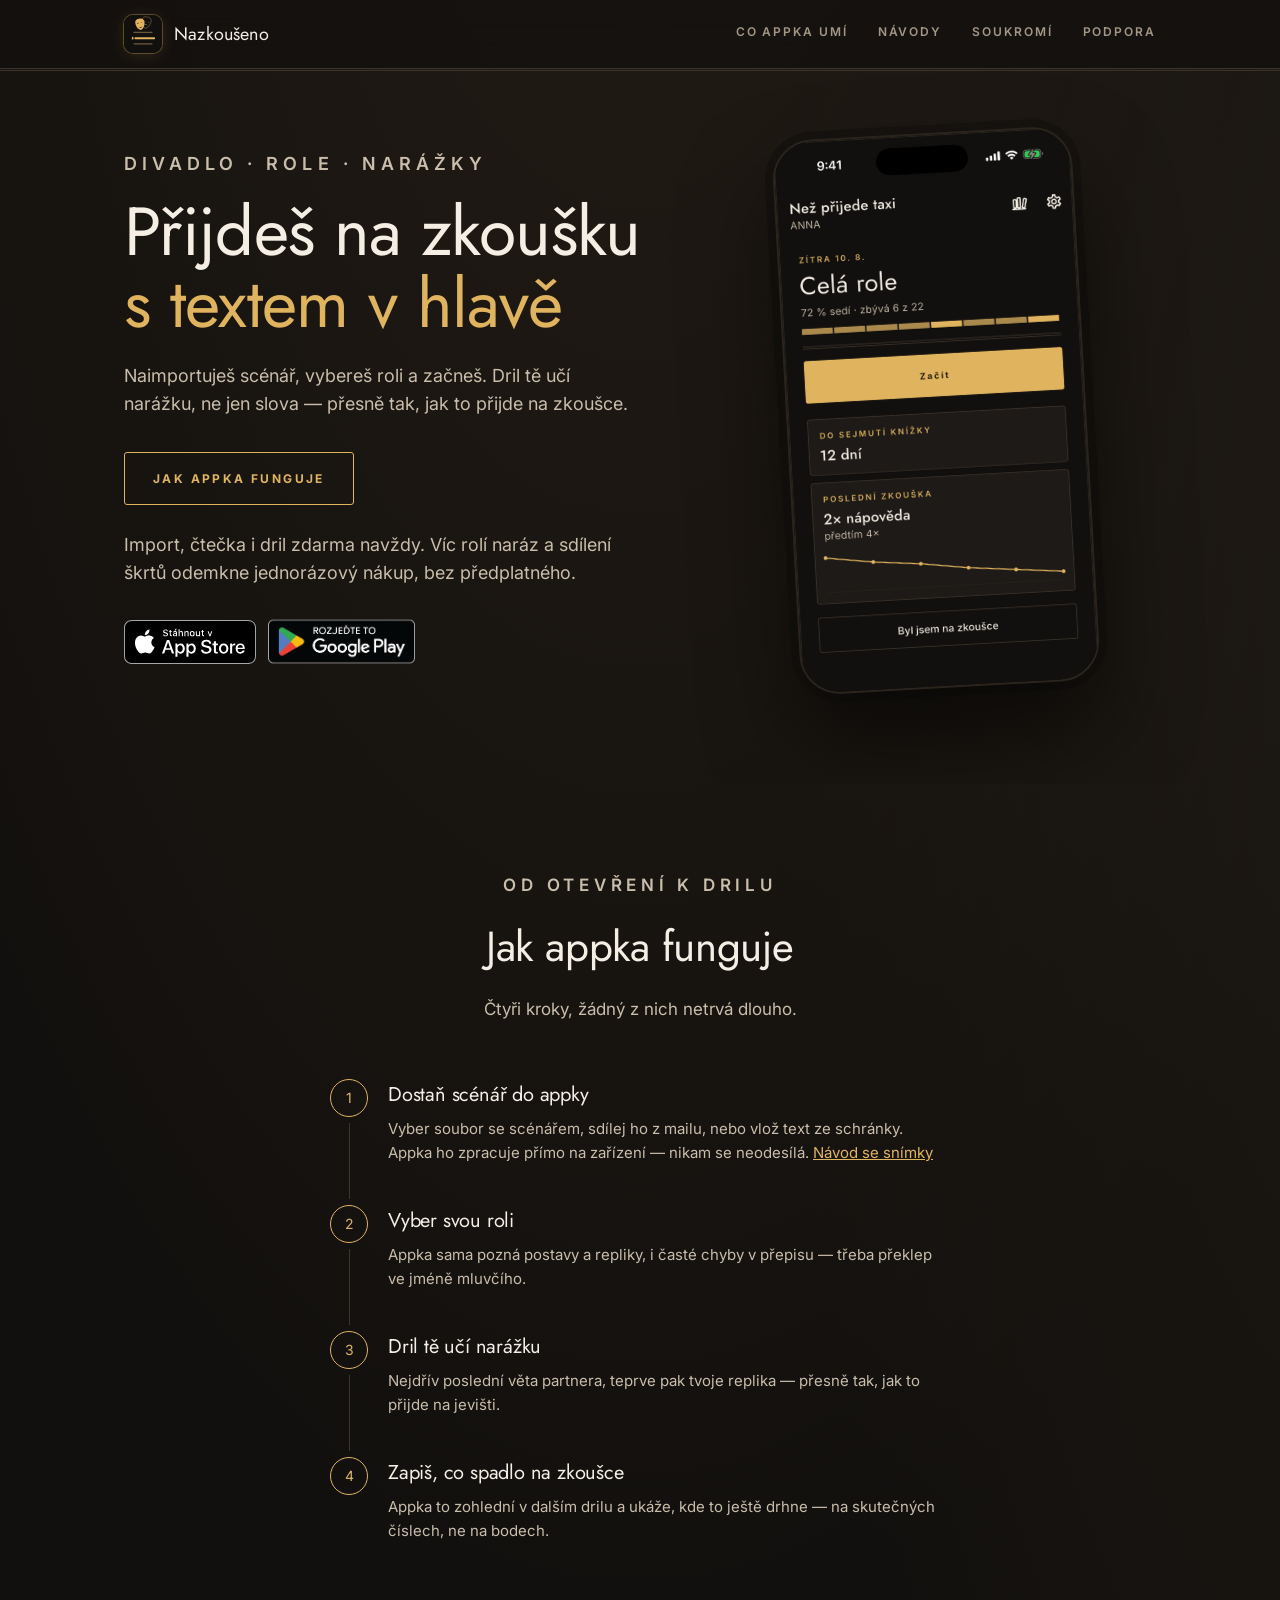
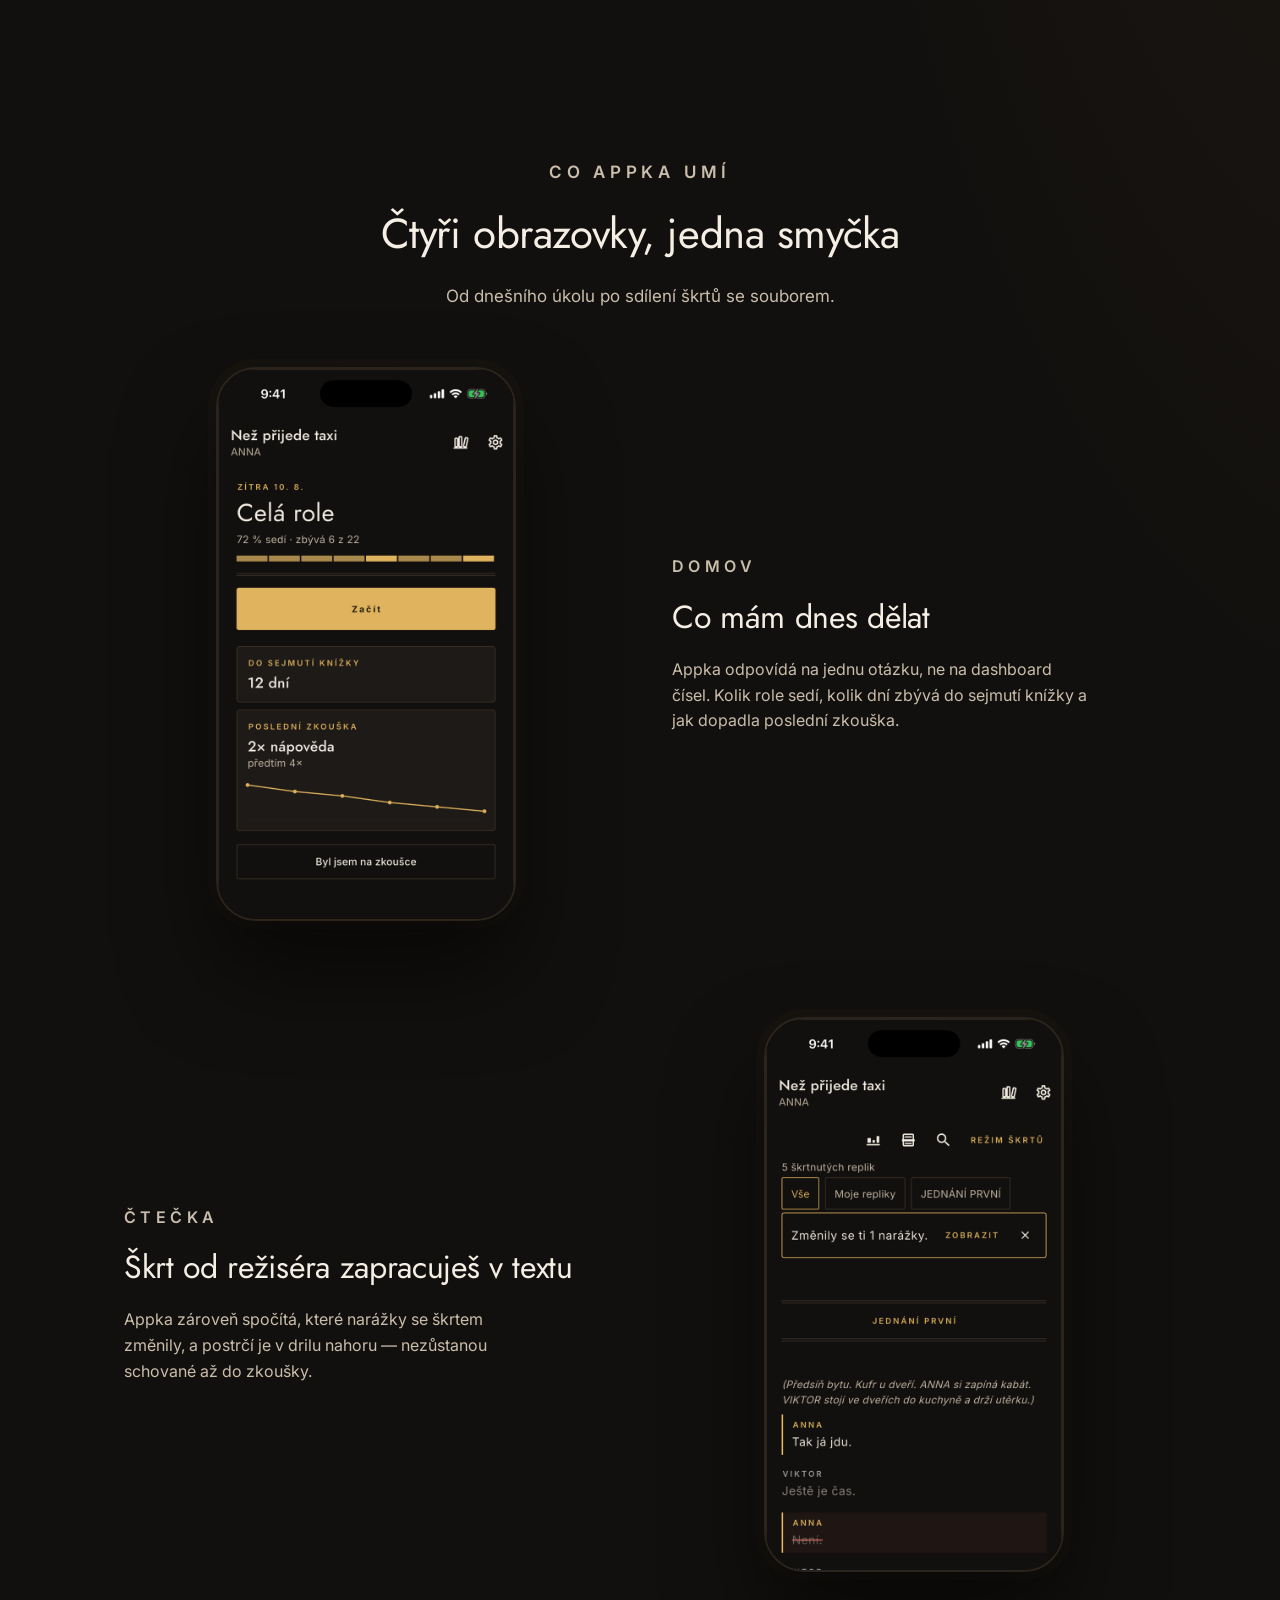
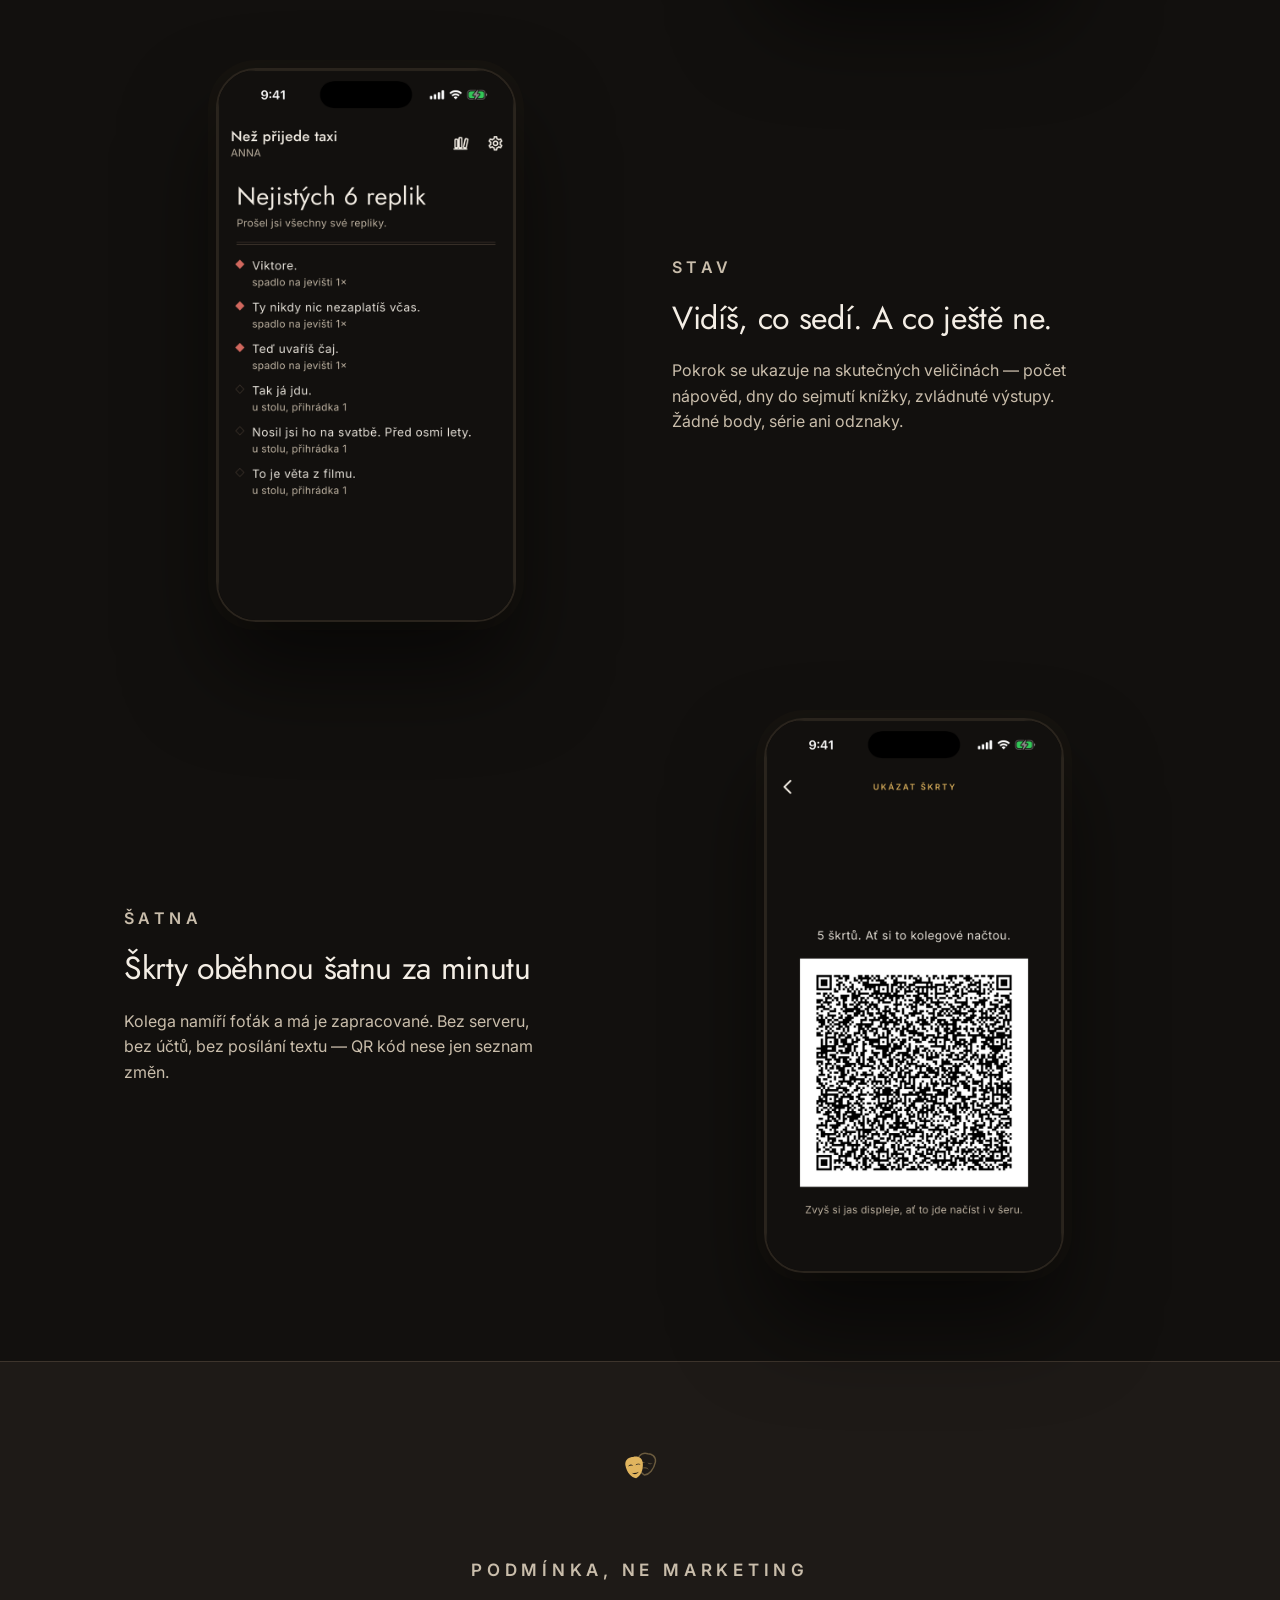
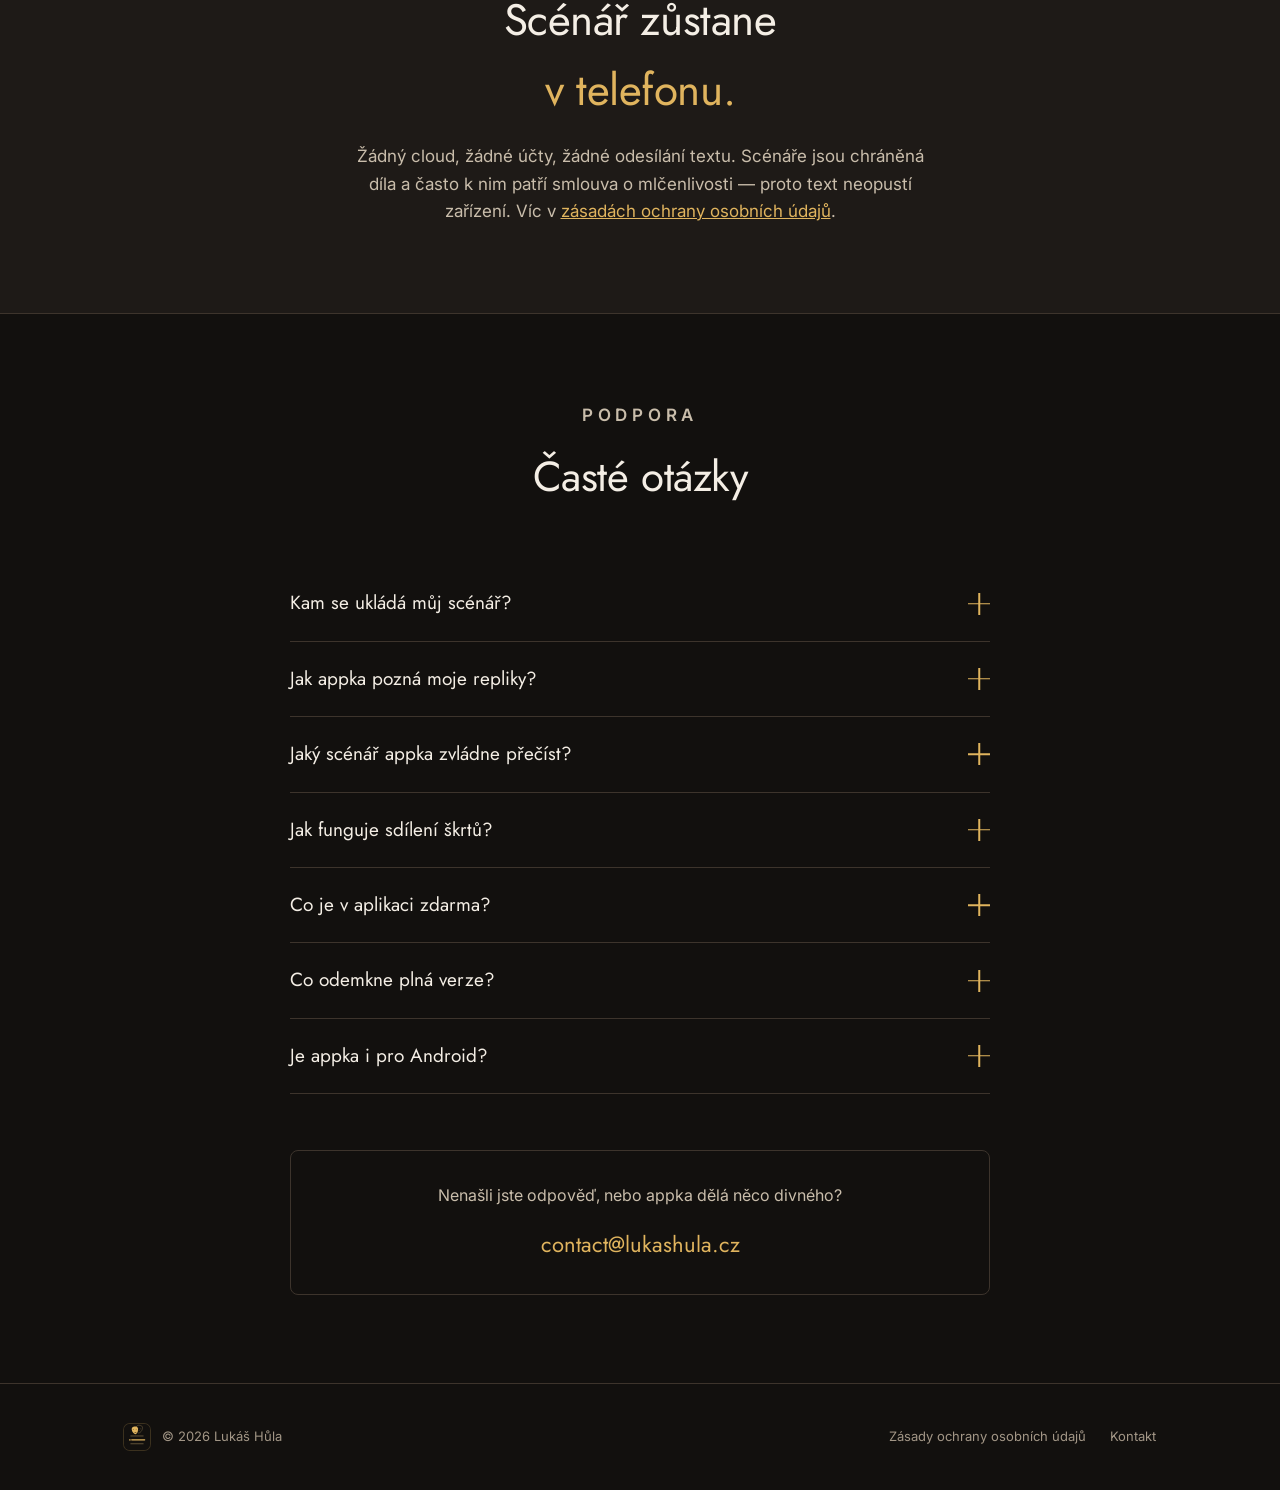
<file: index.html>
<!doctype html>
<html lang="cs">
<head>
<meta charset="utf-8">
<meta name="viewport" content="width=device-width, initial-scale=1">
<title>Nazkoušeno — přijdeš na zkoušku s textem v hlavě</title>
<meta name="description" content="Naimportuj scénář, vyber roli a začni. Dril tě učí narážku, ne jen slova. Scénář nikdy neopustí telefon.">
<meta property="og:title" content="Nazkoušeno">
<meta property="og:description" content="Divadlo: role, narážky, škrty. Scénář zůstane v telefonu.">
<meta property="og:type" content="website">
<meta name="theme-color" content="#12100E">
<link rel="icon" type="image/svg+xml" href="assets/img/favicon.svg">
<link rel="stylesheet" href="assets/css/site.css?v=9">
</head>
<body>

<header class="site-header">
  <div class="container">
    <a class="brand" href="#top">
      <img class="brand-mark" src="assets/img/logo.svg" alt="" width="38" height="38">
      <span>Nazkoušeno</span>
    </a>
    <nav class="nav-links">
      <a href="#funkce">Co appka umí</a>
      <a href="navody/">Návody</a>
      <a href="#soukromi">Soukromí</a>
      <a href="#podpora">Podpora</a>
    </nav>
  </div>
</header>

<main id="top">

  <section class="hero">
    <div class="container">
      <div class="hero-copy">
        <p class="eyebrow">Divadlo · role · narážky</p>
        <h1>Přijdeš na zkoušku<br><span class="accent">s textem v hlavě</span></h1>
        <p>Naimportuješ scénář, vybereš roli a začneš. Dril tě učí narážku, ne jen slova — přesně tak, jak to přijde na zkoušce.</p>
        <div class="hero-cta">
          <a class="btn btn--ghost" href="#jak-to-funguje">Jak appka funguje</a>
        </div>
        <p class="hero-note">Import, čtečka i dril zdarma navždy. Víc rolí naráz a sdílení škrtů odemkne jednorázový nákup, bez předplatného.</p>
        <!-- Oficiální odznaky z marketingových nástrojů Applu a Googlu,
             česká verze. Nesmí se překreslovat, přebarvovat ani deformovat,
             takže se sem nesahá — případná změna velikosti patří do
             `.store-badge` ve stylopisu, a to poměrem, ne rozměrem.
             Odkazy jsou kanonické tvary bez `?l=cs` a bez
             `pcampaignid=web_share`; ty patří do sdílené zprávy. -->
        <div class="stores">
          <a class="store-badge store-badge--apple" href="https://apps.apple.com/cz/app/nazkou%C5%A1eno/id6799514821">
            <img src="assets/img/app-store-badge.svg" alt="Stáhnout v App Store" width="132" height="44">
          </a>
          <a class="store-badge store-badge--google" href="https://play.google.com/store/apps/details?id=cz.nazkouseno.nazkouseno">
            <img src="assets/img/google-play-badge.png" alt="Rozjeďte to na Google Play" width="147" height="57">
          </a>
        </div>
      </div>
      <div class="hero-visual">
        <div class="phone phone--float">
          <img src="assets/img/01-domov.png" alt="Domovská obrazovka appky Nazkoušeno: rozdělaná role, 72 % sedí, tlačítko Začít a karty se dny do sejmutí knížky a poslední zkouškou." width="700" height="1302" loading="eager">
        </div>
      </div>
    </div>
  </section>

  <section id="jak-to-funguje">
    <div class="container container--narrow">
      <div class="section-head reveal">
        <p class="eyebrow">Od otevření k drilu</p>
        <h2>Jak appka funguje</h2>
        <p>Čtyři kroky, žádný z nich netrvá dlouho.</p>
      </div>

      <div class="steps">
        <div class="step reveal">
          <div class="step-marker"><div class="num">1</div><div class="line"></div></div>
          <div class="step-body">
            <h3>Dostaň scénář do appky</h3>
            <p>Vyber soubor se scénářem, sdílej ho z mailu, nebo vlož text ze schránky. Appka ho zpracuje přímo na zařízení — nikam se neodesílá. <a href="navody/import-scenare.html" style="color:var(--brass)">Návod se snímky</a></p>
          </div>
        </div>
        <div class="step reveal">
          <div class="step-marker"><div class="num">2</div><div class="line"></div></div>
          <div class="step-body">
            <h3>Vyber svou roli</h3>
            <p>Appka sama pozná postavy a repliky, i časté chyby v přepisu — třeba překlep ve jméně mluvčího.</p>
          </div>
        </div>
        <div class="step reveal">
          <div class="step-marker"><div class="num">3</div><div class="line"></div></div>
          <div class="step-body">
            <h3>Dril tě učí narážku</h3>
            <p>Nejdřív poslední věta partnera, teprve pak tvoje replika — přesně tak, jak to přijde na jevišti.</p>
          </div>
        </div>
        <div class="step reveal">
          <div class="step-marker"><div class="num">4</div></div>
          <div class="step-body">
            <h3>Zapiš, co spadlo na zkoušce</h3>
            <p>Appka to zohlední v dalším drilu a ukáže, kde to ještě drhne — na skutečných číslech, ne na bodech.</p>
          </div>
        </div>
      </div>
    </div>
  </section>

  <section id="funkce">
    <div class="container">
      <div class="section-head reveal">
        <p class="eyebrow">Co appka umí</p>
        <h2>Čtyři obrazovky, jedna smyčka</h2>
        <p>Od dnešního úkolu po sdílení škrtů se souborem.</p>
      </div>

      <div class="feature reveal">
        <div class="feature-visual"><div class="phone"><img src="assets/img/01-domov.png" alt="Domovská obrazovka appky: co mám dnes dělat, procento zvládnutých replik a dny do sejmutí knížky." width="700" height="1302" loading="lazy"></div></div>
        <div class="feature-copy">
          <p class="eyebrow">Domov</p>
          <h3>Co mám dnes dělat</h3>
          <p>Appka odpovídá na jednu otázku, ne na dashboard čísel. Kolik role sedí, kolik dní zbývá do sejmutí knížky a jak dopadla poslední zkouška.</p>
        </div>
      </div>

      <div class="feature feature--reverse reveal">
        <div class="feature-visual"><div class="phone"><img src="assets/img/04-ctecka.png" alt="Čtečka scénáře appky Nazkoušeno se zvýrazněnou vlastní replikou." width="700" height="1302" loading="lazy"></div></div>
        <div class="feature-copy">
          <p class="eyebrow">Čtečka</p>
          <h3>Škrt od režiséra zapracuješ v textu</h3>
          <p>Appka zároveň spočítá, které narážky se škrtem změnily, a postrčí je v drilu nahoru — nezůstanou schované až do zkoušky.</p>
        </div>
      </div>

      <div class="feature reveal">
        <div class="feature-visual"><div class="phone"><img src="assets/img/05-stav.png" alt="Obrazovka stavu appky Nazkoušeno: skutečné veličiny místo bodů a odznaků." width="700" height="1302" loading="lazy"></div></div>
        <div class="feature-copy">
          <p class="eyebrow">Stav</p>
          <h3>Vidíš, co sedí. A co ještě ne.</h3>
          <p>Pokrok se ukazuje na skutečných veličinách — počet nápověd, dny do sejmutí knížky, zvládnuté výstupy. Žádné body, série ani odznaky.</p>
        </div>
      </div>

      <div class="feature feature--reverse reveal">
        <div class="feature-visual"><div class="phone"><img src="assets/img/06-satna.png" alt="QR kód se seznamem škrtů v appce Nazkoušeno, připravený k načtení kolegy v souboru." width="700" height="1302" loading="lazy"></div></div>
        <div class="feature-copy">
          <p class="eyebrow">Šatna</p>
          <h3>Škrty oběhnou šatnu za minutu</h3>
          <p>Kolega namíří foťák a má je zapracované. Bez serveru, bez účtů, bez posílání textu — QR kód nese jen seznam změn.</p>
        </div>
      </div>
    </div>
  </section>

  <section class="trust" id="soukromi">
    <div class="container container--narrow reveal">
      <svg viewBox="0 0 1024 1024" aria-hidden="true">
        <g transform="translate(599.0,204.8) rotate(9.17)">
          <path d="M-125.4,-55.3 C-120.4,-141.3 -50.2,-159.7 0,-153.6 C50.2,-159.7 120.4,-141.3 125.4,-55.3 C120.4,55.3 65.2,135.2 0,153.6 C-65.2,135.2 -120.4,55.3 -125.4,-55.3 Z" fill="none" stroke="#6B5B3E" stroke-width="20.5"/>
          <path d="M-90.3,-30.7 Q-52.7,9.2 -15.1,-30.7 Q-52.7,-17.1 -90.3,-30.7 Z" fill="#6B5B3E"/>
          <path d="M15.1,-30.7 Q52.7,9.2 90.3,-30.7 Q52.7,-17.1 15.1,-30.7 Z" fill="#6B5B3E"/>
          <path d="M-52.7,67.6 Q0.0,15.4 52.7,67.6 Q0.0,49.8 -52.7,67.6 Z" fill="#6B5B3E"/>
        </g>
        <g transform="translate(435.2,250.9) rotate(-8.02)">
          <path d="M-125.4,-55.3 C-120.4,-141.3 -50.2,-159.7 0,-153.6 C50.2,-159.7 120.4,-141.3 125.4,-55.3 C120.4,55.3 65.2,135.2 0,153.6 C-65.2,135.2 -120.4,55.3 -125.4,-55.3 Z M-90.3,-30.7 Q-52.7,-70.7 -15.1,-30.7 Q-52.7,-44.3 -90.3,-30.7 Z M15.1,-30.7 Q52.7,-70.7 90.3,-30.7 Q52.7,-44.3 15.1,-30.7 Z M-52.7,67.6 Q0.0,119.8 52.7,67.6 Q0.0,85.3 -52.7,67.6 Z" fill="#E0B45E" fill-rule="evenodd"/>
        </g>
      </svg>
      <p class="eyebrow">Podmínka, ne marketing</p>
      <h2>Scénář zůstane<br><span class="accent">v telefonu.</span></h2>
      <p>Žádný cloud, žádné účty, žádné odesílání textu. Scénáře jsou chráněná díla a často k nim patří smlouva o mlčenlivosti — proto text neopustí zařízení. Víc v <a href="soukromi.html" style="color:var(--brass)">zásadách ochrany osobních údajů</a>.</p>
    </div>
  </section>

  <section id="podpora">
    <div class="container container--narrow">
      <div class="section-head reveal">
        <p class="eyebrow">Podpora</p>
        <h2>Časté otázky</h2>
      </div>

      <div class="faq reveal">
        <details>
          <summary>Kam se ukládá můj scénář?<span class="plus" aria-hidden="true"></span></summary>
          <p>Jen do telefonu. Appka nemá server ani cloudové úložiště — text scénáře, poznámky, škrty i postup v učení zůstávají výhradně na vašem zařízení.</p>
          <p>Výjimku dělá jen <strong>systémová záloha telefonu</strong>: ta zálohuje aplikace i s daty do iCloudu nebo ke Googlu, stejně jako u všeho ostatního v telefonu. Ovládáte ji vy v nastavení telefonu, ne appka. Popisuje to <a href="navody/zaloha.html" style="color:var(--brass)">návod o záloze</a>.</p>
        </details>
        <details>
          <summary>Jak appka pozná moje repliky?<span class="plus" aria-hidden="true"></span></summary>
          <p>Po vložení scénáře appka sama rozpozná postavy a repliky a upozorní na časté chyby v přepisu — třeba překlep ve jméně mluvčího nebo zdvojenou repliku. Vy jen vyberete, která role je vaše.</p>
        </details>
        <details>
          <summary>Jaký scénář appka zvládne přečíst?<span class="plus" aria-hidden="true"></span></summary>
          <p>Appka bere soubory <strong>.doc</strong>, <strong>.docx</strong> a prostý text a formát pozná podle obsahu, ne podle přípony. Jméno postavy musí být od textu oddělené — <strong>tabulátorem, několika mezerami, nebo dvojtečkou</strong> (<code>ANNA: text</code>). Appka si vybere tu konvenci, která ve scénáři převažuje, takže na pár řádcích, které vypadají jinak, nezáleží.</p>
          <p>Co nestačí, je jméno oddělené <strong>jednou mezerou bez dvojtečky</strong> nebo sazba, kde jméno stojí na vlastním řádku a text pod ním. Kopie z PDF bývá slepená právě jednou mezerou — pak zkuste sehnat scénář ve Wordu, tak vám ho režisér nebo agentura nejspíš poslali.</p>
          <p>Když se text nepodaří rozdělit, appka to řekne rovnou a scénář se nikam neuloží — nic tím nezkazíte. Postup se snímky je v návodu <a href="navody/import-scenare.html" style="color:var(--brass)">Jak dostat scénář do appky</a>.</p>
        </details>
        <details>
          <summary>Jak funguje sdílení škrtů?<span class="plus" aria-hidden="true"></span></summary>
          <p>Posílá se jen seznam změn — které repliky jsou škrtnuté — nikdy text hry. Kolega si ho převezme QR kódem nebo přes schránku a zapracuje do své vlastní kopie scénáře. Než se škrty přiloží, uvidí dopředu, kolik jich v jeho kopii sedne. Podrobně to popisuje návod <a href="navody/sdileni-skrtu.html" style="color:var(--brass)">Sdílení škrtů se souborem</a>.</p>
        </details>
        <details>
          <summary>Co je v aplikaci zdarma?<span class="plus" aria-hidden="true"></span></summary>
          <p>Celá cesta k naučení textu, pro <strong>jednu inscenaci a bez omezení</strong>: import scénáře všemi způsoby, oprava toho, co parser přečetl špatně, čtečka s filtry, poznámkami a štítky, škrtání včetně rozsahů, dril i přehled postupu. Zdarma je taky záloha vašich dat a odložení odehrané role do archivu.</p>
          <p>Žádná zkušební doba a žádný limit na počet replik — useknutý scénář by nebyl malá verze, ale rozbitá.</p>
        </details>
        <details>
          <summary>Co odemkne plná verze?<span class="plus" aria-hidden="true"></span></summary>
          <p>Věci kolem zkoušení, ne učení samotné: víc rozdělaných rolí naráz a <a href="navody/knihovna.html" style="color:var(--brass)">archiv odehraných</a>; <a href="navody/po-zkousce.html" style="color:var(--brass)">záznam po zkoušce</a> — kde to spadlo a kolikrát vám napovídali — spolu s křivkou nápověd; výpis replik, kterým škrt změnil narážku; <a href="navody/sdileni-skrtu.html" style="color:var(--brass)">sdílení škrtů</a> s celým souborem; a vyplňování karty role se seznamem spolků.</p>
          <p>Ze záznamu po zkoušce vzniká i okamžik <strong>sejmutí knížky</strong>, takže bez plné verze se nezaznamená. Dril bez ní pracuje jen s tím, jak vám text jde u stolu — na naučení to stačí, jen o jevištních pádech neví.</p>
          <p>Je to <strong>jednorázový nákup, žádné předplatné</strong>; cenu ukazuje obchod. A dvě věci se nezpoplatňují nikdy: oprava toho, co pokazil import, a cokoli, co chrání vaše data.</p>
        </details>
        <details>
          <summary>Je appka i pro Android?<span class="plus" aria-hidden="true"></span></summary>
          <p>Ano. Nazkoušeno je pro iOS i pro Android — je to tentýž kód a tytéž funkce na obou platformách, včetně toho, že scénář zůstává v telefonu.</p>
        </details>
      </div>

      <div class="contact-box reveal">
        <p>Nenašli jste odpověď, nebo appka dělá něco divného?</p>
        <a class="mail" href="mailto:contact@lukashula.cz">contact@lukashula.cz</a>
      </div>
    </div>
  </section>

</main>

<footer>
  <div class="container">
    <span class="footer-brand"><img class="footer-mark" src="assets/img/logo.svg" alt="" width="26" height="26"><span>© 2026 Lukáš Hůla</span></span>
    <div class="footer-links">
      <a href="soukromi.html">Zásady ochrany osobních údajů</a>
      <a href="mailto:contact@lukashula.cz">Kontakt</a>
    </div>
  </div>
</footer>

<script>
// Prvky se odkrývají **dřív, než jsou vidět** (rootMargin sahá 300px pod
// spodní hranu obrazovky) — animace tak doběhne, než na ně scroll dorazí.
// Bez toho hrozí, že rychlý skok scrollem (End, prudké odjetí kolečkem)
// předběhne pozorovatele a ukáže na zlomek vteřiny prázdnou tmu, protože
// `.reveal` je bez JS defaultně neviditelný.
//
// Druhá pojistka: cokoli je v zorném poli hned při načtení (typicky nic
// pod hlavičkou, ale nezávisí to na pořadí sekcí), se odkryje okamžitě
// bez animace — první dojem nemá čekat na scroll.
var revealEls = document.querySelectorAll('.reveal');

function showNow(el) { el.classList.add('is-visible'); }

if ('IntersectionObserver' in window) {
  var io = new IntersectionObserver(function (entries) {
    entries.forEach(function (entry) {
      if (entry.isIntersecting) {
        showNow(entry.target);
        io.unobserve(entry.target);
      }
    });
  }, { rootMargin: '0px 0px 300px 0px', threshold: 0 });

  revealEls.forEach(function (el) {
    var rect = el.getBoundingClientRect();
    if (rect.top < window.innerHeight) {
      showNow(el);
    } else {
      io.observe(el);
    }
  });

  // Poslední pojistka: kdyby pozorovatel z jakéhokoli důvodu na něco
  // nedosáhl, po pěti vteřinách je stránka čitelná celá.
  setTimeout(function () { revealEls.forEach(showNow); }, 5000);
} else {
  revealEls.forEach(showNow);
}
</script>

</body>
</html>
</file>
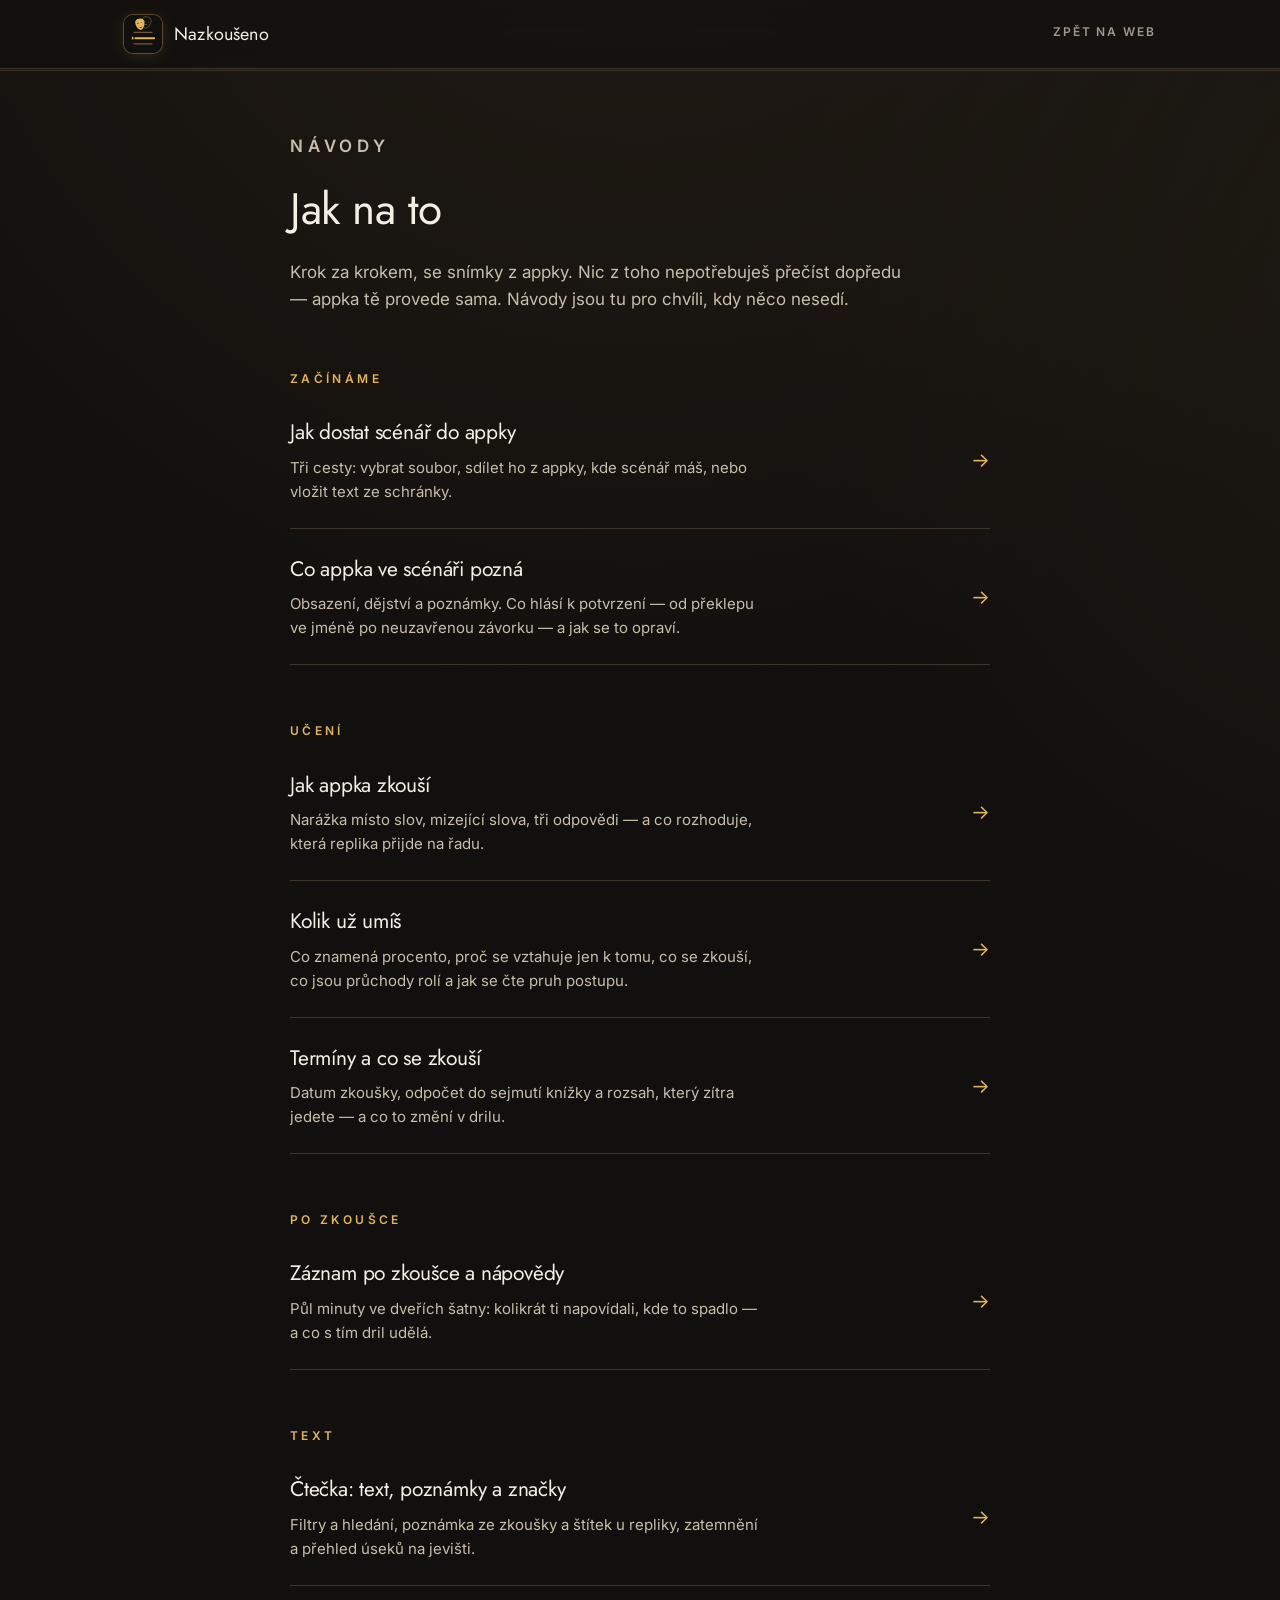
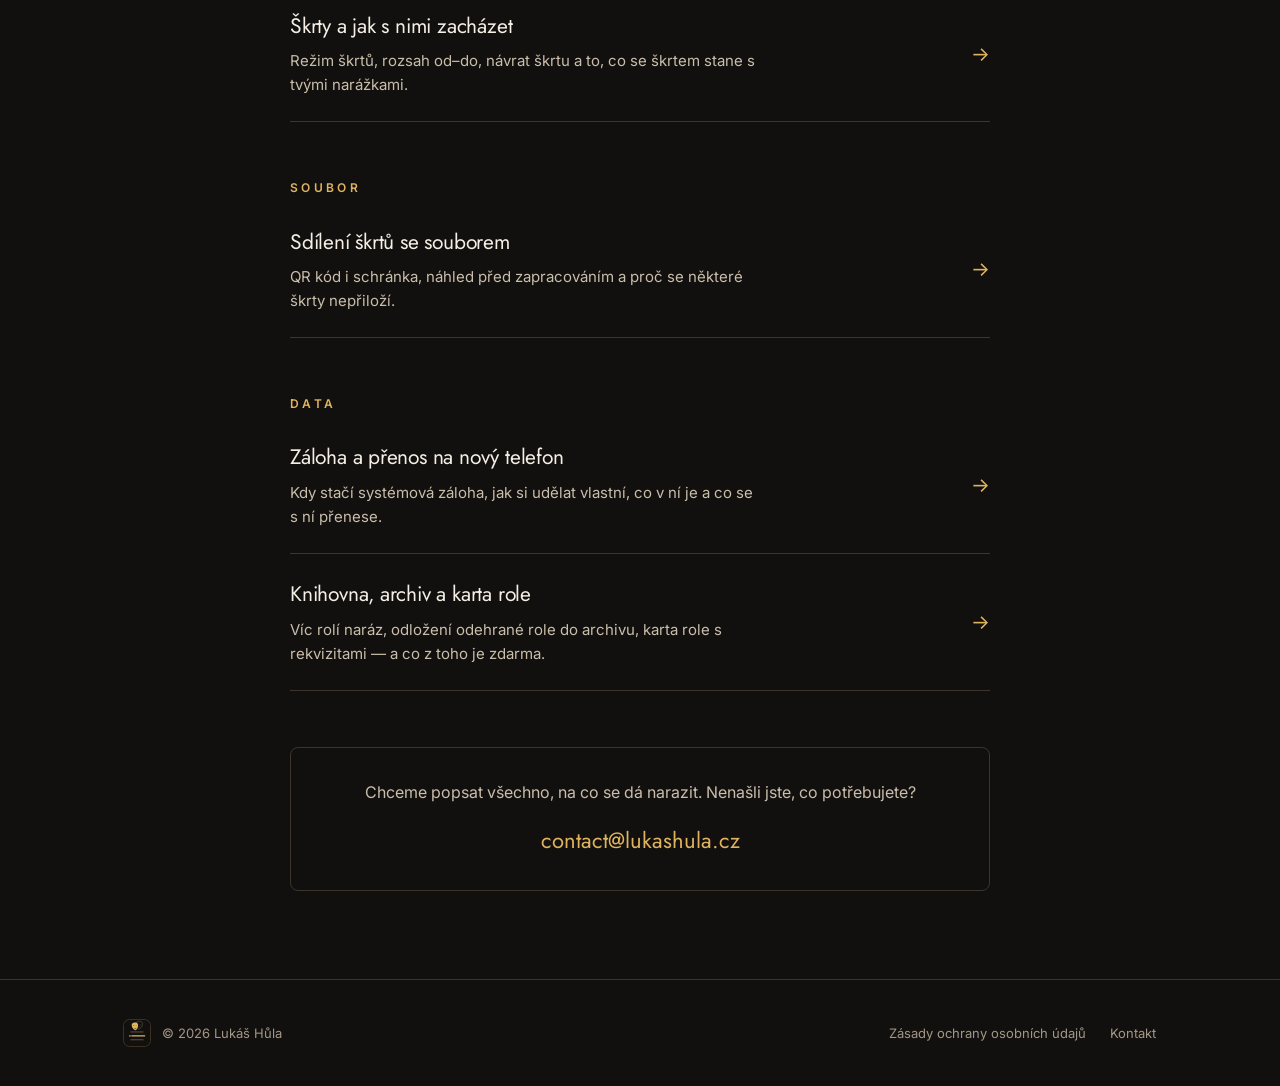
<file: navody/index.html>
<!doctype html>
<html lang="cs">
<head>
<meta charset="utf-8">
<meta name="viewport" content="width=device-width, initial-scale=1">
<title>Návody — Nazkoušeno</title>
<meta name="description" content="Návody k appce Nazkoušeno: jak dostat scénář do telefonu, vybrat roli a začít drilovat.">
<meta name="theme-color" content="#12100E">
<link rel="icon" type="image/svg+xml" href="../assets/img/favicon.svg">
<link rel="stylesheet" href="../assets/css/site.css?v=9">
</head>
<body>

<header class="site-header">
  <div class="container">
    <a class="brand" href="../index.html">
      <img class="brand-mark" src="../assets/img/logo.svg" alt="" width="38" height="38">
      <span>Nazkoušeno</span>
    </a>
    <nav class="nav-links">
      <a href="../index.html">Zpět na web</a>
    </nav>
  </div>
</header>

<main>
  <section style="padding-top:64px;">
    <div class="container container--narrow">

      <div class="guide-head">
        <p class="eyebrow">Návody</p>
        <h1>Jak na to</h1>
        <p>Krok za krokem, se snímky z appky. Nic z toho nepotřebuješ přečíst dopředu — appka tě provede sama. Návody jsou tu pro chvíli, kdy něco nesedí.</p>
      </div>

      <div style="margin-top:56px">
        <div class="guide-group reveal">
          <p class="eyebrow">Začínáme</p>
          <a class="guide-item" href="import-scenare.html">
            <span>
              <h3>Jak dostat scénář do appky</h3>
              <p>Tři cesty: vybrat soubor, sdílet ho z appky, kde scénář máš, nebo vložit text ze schránky.</p>
            </span>
            <span class="go" aria-hidden="true">→</span>
          </a>
          <a class="guide-item" href="rozpoznani-scenare.html">
            <span>
              <h3>Co appka ve scénáři pozná</h3>
              <p>Obsazení, dějství a poznámky. Co hlásí k potvrzení — od překlepu ve jméně po neuzavřenou závorku — a jak se to opraví.</p>
            </span>
            <span class="go" aria-hidden="true">→</span>
          </a>
        </div>

        <div class="guide-group reveal">
          <p class="eyebrow">Učení</p>
          <a class="guide-item" href="dril.html">
            <span>
              <h3>Jak appka zkouší</h3>
              <p>Narážka místo slov, mizející slova, tři odpovědi — a co rozhoduje, která replika přijde na řadu.</p>
            </span>
            <span class="go" aria-hidden="true">→</span>
          </a>
          <a class="guide-item" href="kolik-uz-umim.html">
            <span>
              <h3>Kolik už umíš</h3>
              <p>Co znamená procento, proč se vztahuje jen k tomu, co se zkouší, co jsou průchody rolí a jak se čte pruh postupu.</p>
            </span>
            <span class="go" aria-hidden="true">→</span>
          </a>
          <a class="guide-item" href="terminy.html">
            <span>
              <h3>Termíny a co se zkouší</h3>
              <p>Datum zkoušky, odpočet do sejmutí knížky a rozsah, který zítra jedete — a co to změní v drilu.</p>
            </span>
            <span class="go" aria-hidden="true">→</span>
          </a>
        </div>

        <div class="guide-group reveal">
          <p class="eyebrow">Po zkoušce</p>
          <a class="guide-item" href="po-zkousce.html">
            <span>
              <h3>Záznam po zkoušce a nápovědy</h3>
              <p>Půl minuty ve dveřích šatny: kolikrát ti napovídali, kde to spadlo — a co s tím dril udělá.</p>
            </span>
            <span class="go" aria-hidden="true">→</span>
          </a>
        </div>

        <div class="guide-group reveal">
          <p class="eyebrow">Text</p>
          <a class="guide-item" href="ctecka.html">
            <span>
              <h3>Čtečka: text, poznámky a značky</h3>
              <p>Filtry a hledání, poznámka ze zkoušky a štítek u repliky, zatemnění a přehled úseků na jevišti.</p>
            </span>
            <span class="go" aria-hidden="true">→</span>
          </a>
          <a class="guide-item" href="skrty.html">
            <span>
              <h3>Škrty a jak s nimi zacházet</h3>
              <p>Režim škrtů, rozsah od–do, návrat škrtu a to, co se škrtem stane s tvými narážkami.</p>
            </span>
            <span class="go" aria-hidden="true">→</span>
          </a>
        </div>

        <div class="guide-group reveal">
          <p class="eyebrow">Soubor</p>
          <a class="guide-item" href="sdileni-skrtu.html">
            <span>
              <h3>Sdílení škrtů se souborem</h3>
              <p>QR kód i schránka, náhled před zapracováním a proč se některé škrty nepřiloží.</p>
            </span>
            <span class="go" aria-hidden="true">→</span>
          </a>
        </div>

        <div class="guide-group reveal">
          <p class="eyebrow">Data</p>
          <a class="guide-item" href="zaloha.html">
            <span>
              <h3>Záloha a přenos na nový telefon</h3>
              <p>Kdy stačí systémová záloha, jak si udělat vlastní, co v ní je a co se s ní přenese.</p>
            </span>
            <span class="go" aria-hidden="true">→</span>
          </a>
          <a class="guide-item" href="knihovna.html">
            <span>
              <h3>Knihovna, archiv a karta role</h3>
              <p>Víc rolí naráz, odložení odehrané role do archivu, karta role s rekvizitami — a co z toho je zdarma.</p>
            </span>
            <span class="go" aria-hidden="true">→</span>
          </a>
        </div>
      </div>

      <div class="contact-box reveal">
        <p>Chceme popsat všechno, na co se dá narazit. Nenašli jste, co potřebujete?</p>
        <a class="mail" href="mailto:contact@lukashula.cz">contact@lukashula.cz</a>
      </div>

    </div>
  </section>
</main>

<footer>
  <div class="container">
    <span class="footer-brand"><img class="footer-mark" src="../assets/img/logo.svg" alt="" width="26" height="26"><span>© 2026 Lukáš Hůla</span></span>
    <div class="footer-links">
      <a href="../soukromi.html">Zásady ochrany osobních údajů</a>
      <a href="mailto:contact@lukashula.cz">Kontakt</a>
    </div>
  </div>
</footer>

<script>
// Táž pojistka jako na úvodní stránce: `.reveal` je bez JS neviditelný,
// takže co je v zorném poli hned při načtení, odkryje se bez animace.
var revealEls = document.querySelectorAll('.reveal');
function showNow(el) { el.classList.add('is-visible'); }
if ('IntersectionObserver' in window) {
  var io = new IntersectionObserver(function (entries) {
    entries.forEach(function (entry) {
      if (entry.isIntersecting) { showNow(entry.target); io.unobserve(entry.target); }
    });
  }, { rootMargin: '0px 0px 300px 0px', threshold: 0 });
  revealEls.forEach(function (el) {
    if (el.getBoundingClientRect().top < window.innerHeight) { showNow(el); } else { io.observe(el); }
  });
  setTimeout(function () { revealEls.forEach(showNow); }, 5000);
} else {
  revealEls.forEach(showNow);
}
</script>

</body>
</html>
</file>
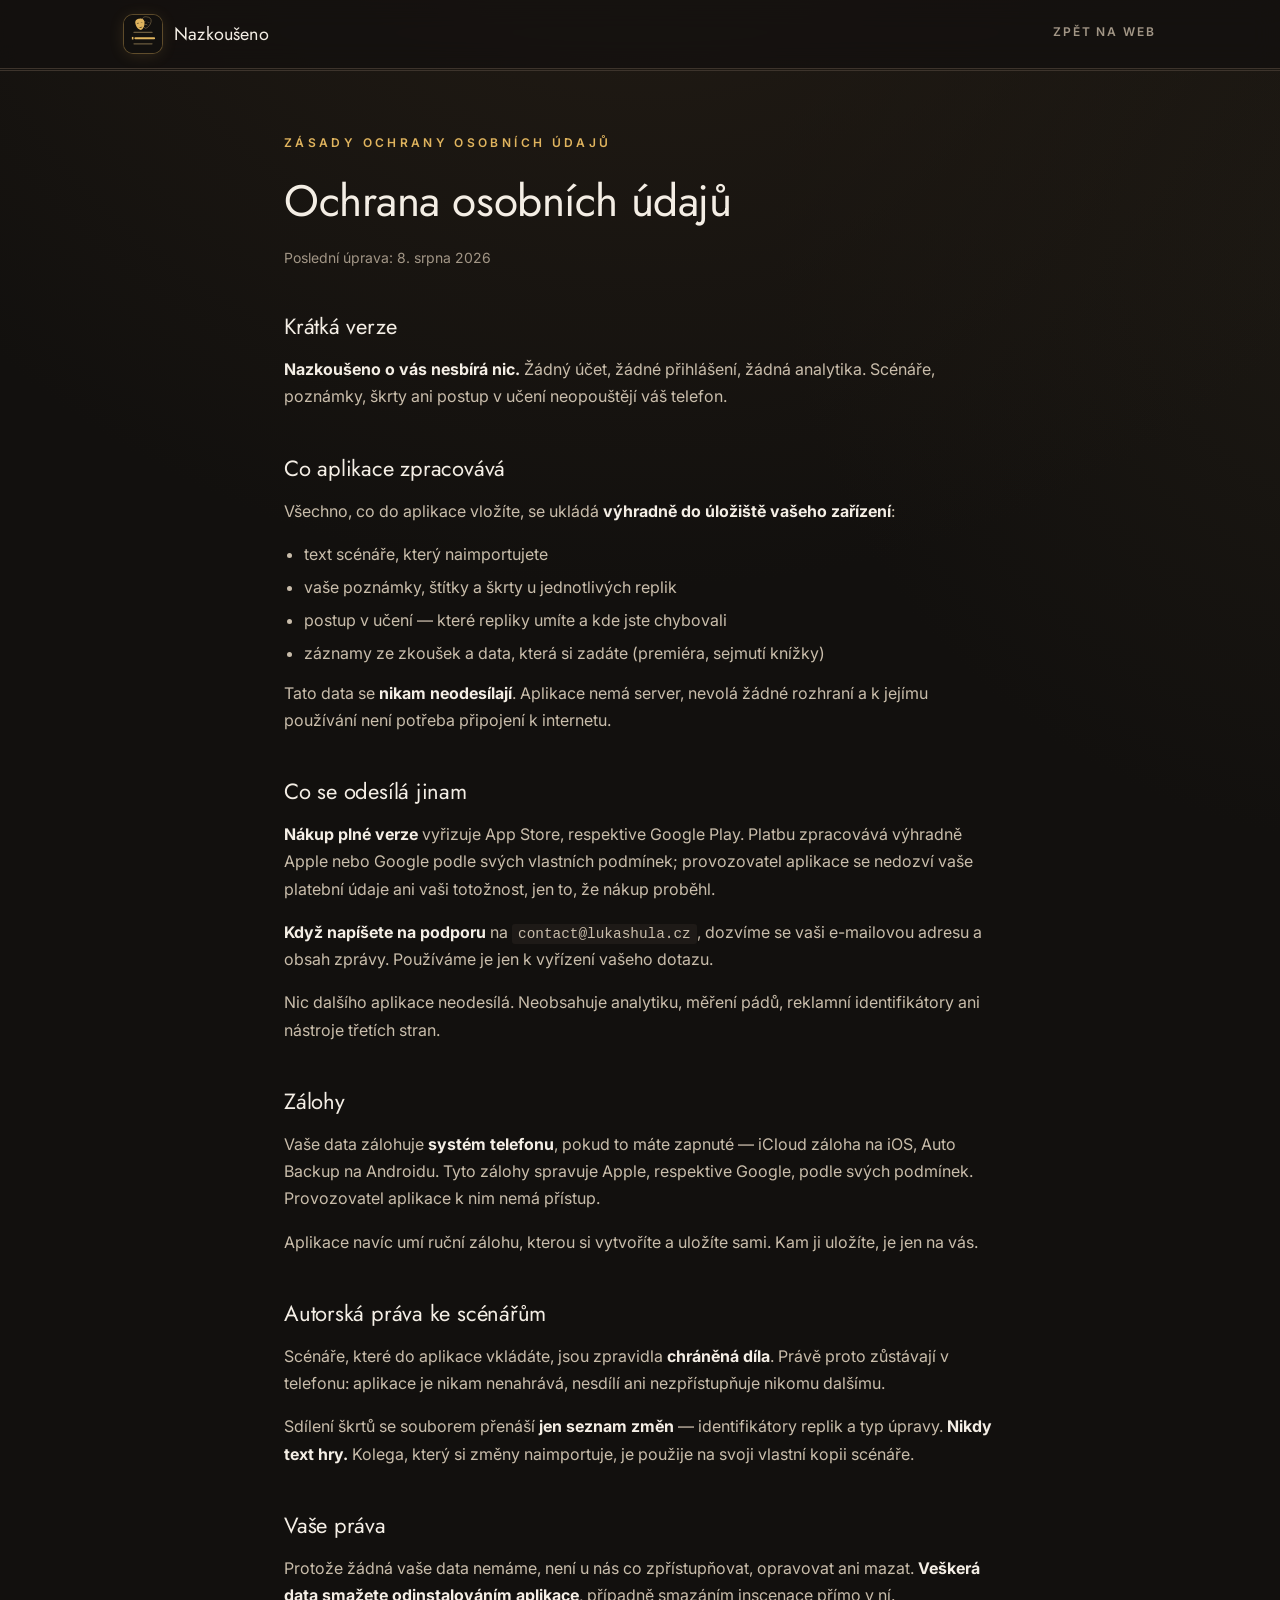
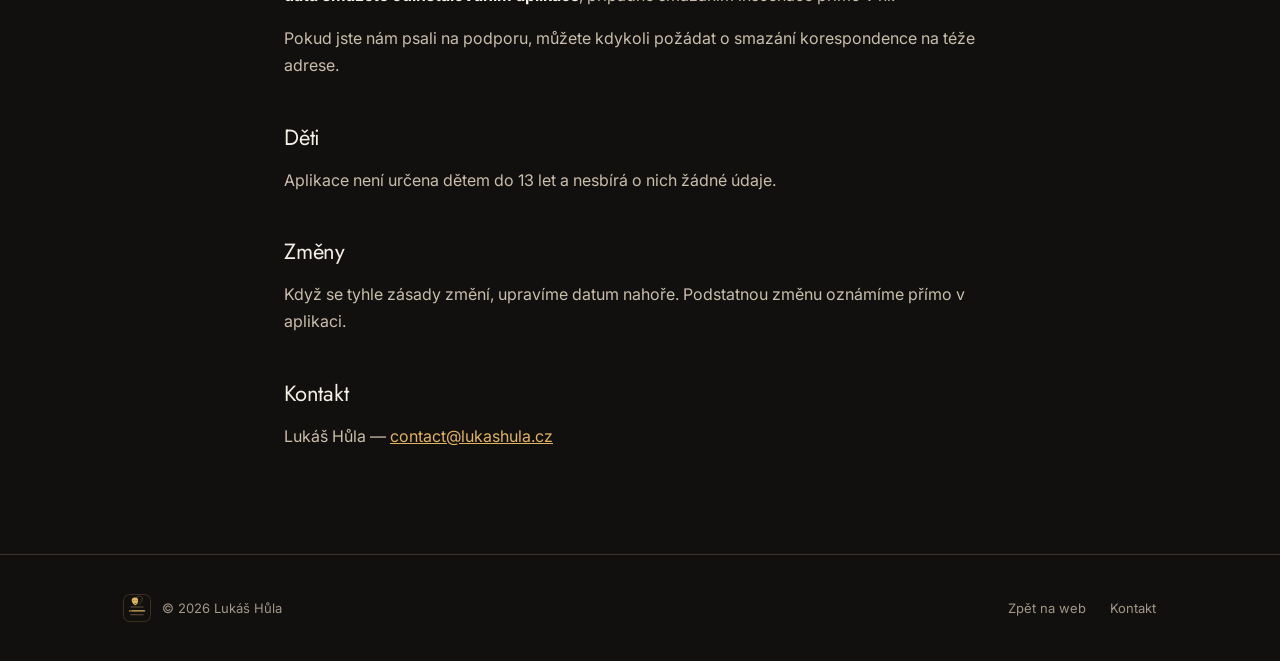
<file: soukromi.html>
<!doctype html>
<html lang="cs">
<head>
<meta charset="utf-8">
<meta name="viewport" content="width=device-width, initial-scale=1">
<title>Zásady ochrany osobních údajů — Nazkoušeno</title>
<meta name="description" content="Nazkoušeno o vás nesbírá nic. Žádný účet, žádné přihlášení, žádná analytika. Scénáře, poznámky a postup v učení neopouštějí váš telefon.">
<meta name="robots" content="noindex">
<meta name="theme-color" content="#12100E">
<link rel="icon" type="image/svg+xml" href="assets/img/favicon.svg">
<link rel="stylesheet" href="assets/css/site.css?v=9">
</head>
<body>

<header class="site-header">
  <div class="container">
    <a class="brand" href="index.html">
      <img class="brand-mark" src="assets/img/logo.svg" alt="" width="38" height="38">
      <span>Nazkoušeno</span>
    </a>
    <nav class="nav-links">
      <a href="index.html">Zpět na web</a>
    </nav>
  </div>
</header>

<main>
  <section style="padding-top:64px;">
    <div class="container container--narrow">
      <p class="eyebrow">Zásady ochrany osobních údajů</p>
      <h1 style="font-size:clamp(30px,4.5vw,44px); margin:14px 0 10px;">Ochrana osobních údajů</h1>
      <p class="policy-date">Poslední úprava: 8. srpna 2026</p>

      <div class="policy">
        <h2>Krátká verze</h2>
        <p><strong>Nazkoušeno o vás nesbírá nic.</strong> Žádný účet, žádné přihlášení, žádná analytika. Scénáře, poznámky, škrty ani postup v učení neopouštějí váš telefon.</p>

        <h2>Co aplikace zpracovává</h2>
        <p>Všechno, co do aplikace vložíte, se ukládá <strong>výhradně do úložiště vašeho zařízení</strong>:</p>
        <ul>
          <li>text scénáře, který naimportujete</li>
          <li>vaše poznámky, štítky a škrty u jednotlivých replik</li>
          <li>postup v učení — které repliky umíte a kde jste chybovali</li>
          <li>záznamy ze zkoušek a data, která si zadáte (premiéra, sejmutí knížky)</li>
        </ul>
        <p>Tato data se <strong>nikam neodesílají</strong>. Aplikace nemá server, nevolá žádné rozhraní a k jejímu používání není potřeba připojení k internetu.</p>

        <h2>Co se odesílá jinam</h2>
        <p><strong>Nákup plné verze</strong> vyřizuje App Store, respektive Google Play. Platbu zpracovává výhradně Apple nebo Google podle svých vlastních podmínek; provozovatel aplikace se nedozví vaše platební údaje ani vaši totožnost, jen to, že nákup proběhl.</p>
        <p><strong>Když napíšete na podporu</strong> na <code>contact@lukashula.cz</code>, dozvíme se vaši e-mailovou adresu a obsah zprávy. Používáme je jen k vyřízení vašeho dotazu.</p>
        <p>Nic dalšího aplikace neodesílá. Neobsahuje analytiku, měření pádů, reklamní identifikátory ani nástroje třetích stran.</p>

        <h2>Zálohy</h2>
        <p>Vaše data zálohuje <strong>systém telefonu</strong>, pokud to máte zapnuté — iCloud záloha na iOS, Auto Backup na Androidu. Tyto zálohy spravuje Apple, respektive Google, podle svých podmínek. Provozovatel aplikace k nim nemá přístup.</p>
        <p>Aplikace navíc umí ruční zálohu, kterou si vytvoříte a uložíte sami. Kam ji uložíte, je jen na vás.</p>

        <h2>Autorská práva ke scénářům</h2>
        <p>Scénáře, které do aplikace vkládáte, jsou zpravidla <strong>chráněná díla</strong>. Právě proto zůstávají v telefonu: aplikace je nikam nenahrává, nesdílí ani nezpřístupňuje nikomu dalšímu.</p>
        <p>Sdílení škrtů se souborem přenáší <strong>jen seznam změn</strong> — identifikátory replik a typ úpravy. <strong>Nikdy text hry.</strong> Kolega, který si změny naimportuje, je použije na svoji vlastní kopii scénáře.</p>

        <h2>Vaše práva</h2>
        <p>Protože žádná vaše data nemáme, není u nás co zpřístupňovat, opravovat ani mazat. <strong>Veškerá data smažete odinstalováním aplikace</strong>, případně smazáním inscenace přímo v ní.</p>
        <p>Pokud jste nám psali na podporu, můžete kdykoli požádat o smazání korespondence na téže adrese.</p>

        <h2>Děti</h2>
        <p>Aplikace není určena dětem do 13 let a nesbírá o nich žádné údaje.</p>

        <h2>Změny</h2>
        <p>Když se tyhle zásady změní, upravíme datum nahoře. Podstatnou změnu oznámíme přímo v aplikaci.</p>

        <h2>Kontakt</h2>
        <p>Lukáš Hůla — <a href="mailto:contact@lukashula.cz" style="color:var(--brass)">contact@lukashula.cz</a></p>
      </div>
    </div>
  </section>
</main>

<footer>
  <div class="container">
    <span class="footer-brand"><img class="footer-mark" src="assets/img/logo.svg" alt="" width="26" height="26"><span>© 2026 Lukáš Hůla</span></span>
    <div class="footer-links">
      <a href="index.html">Zpět na web</a>
      <a href="mailto:contact@lukashula.cz">Kontakt</a>
    </div>
  </div>
</footer>

</body>
</html>
</file>
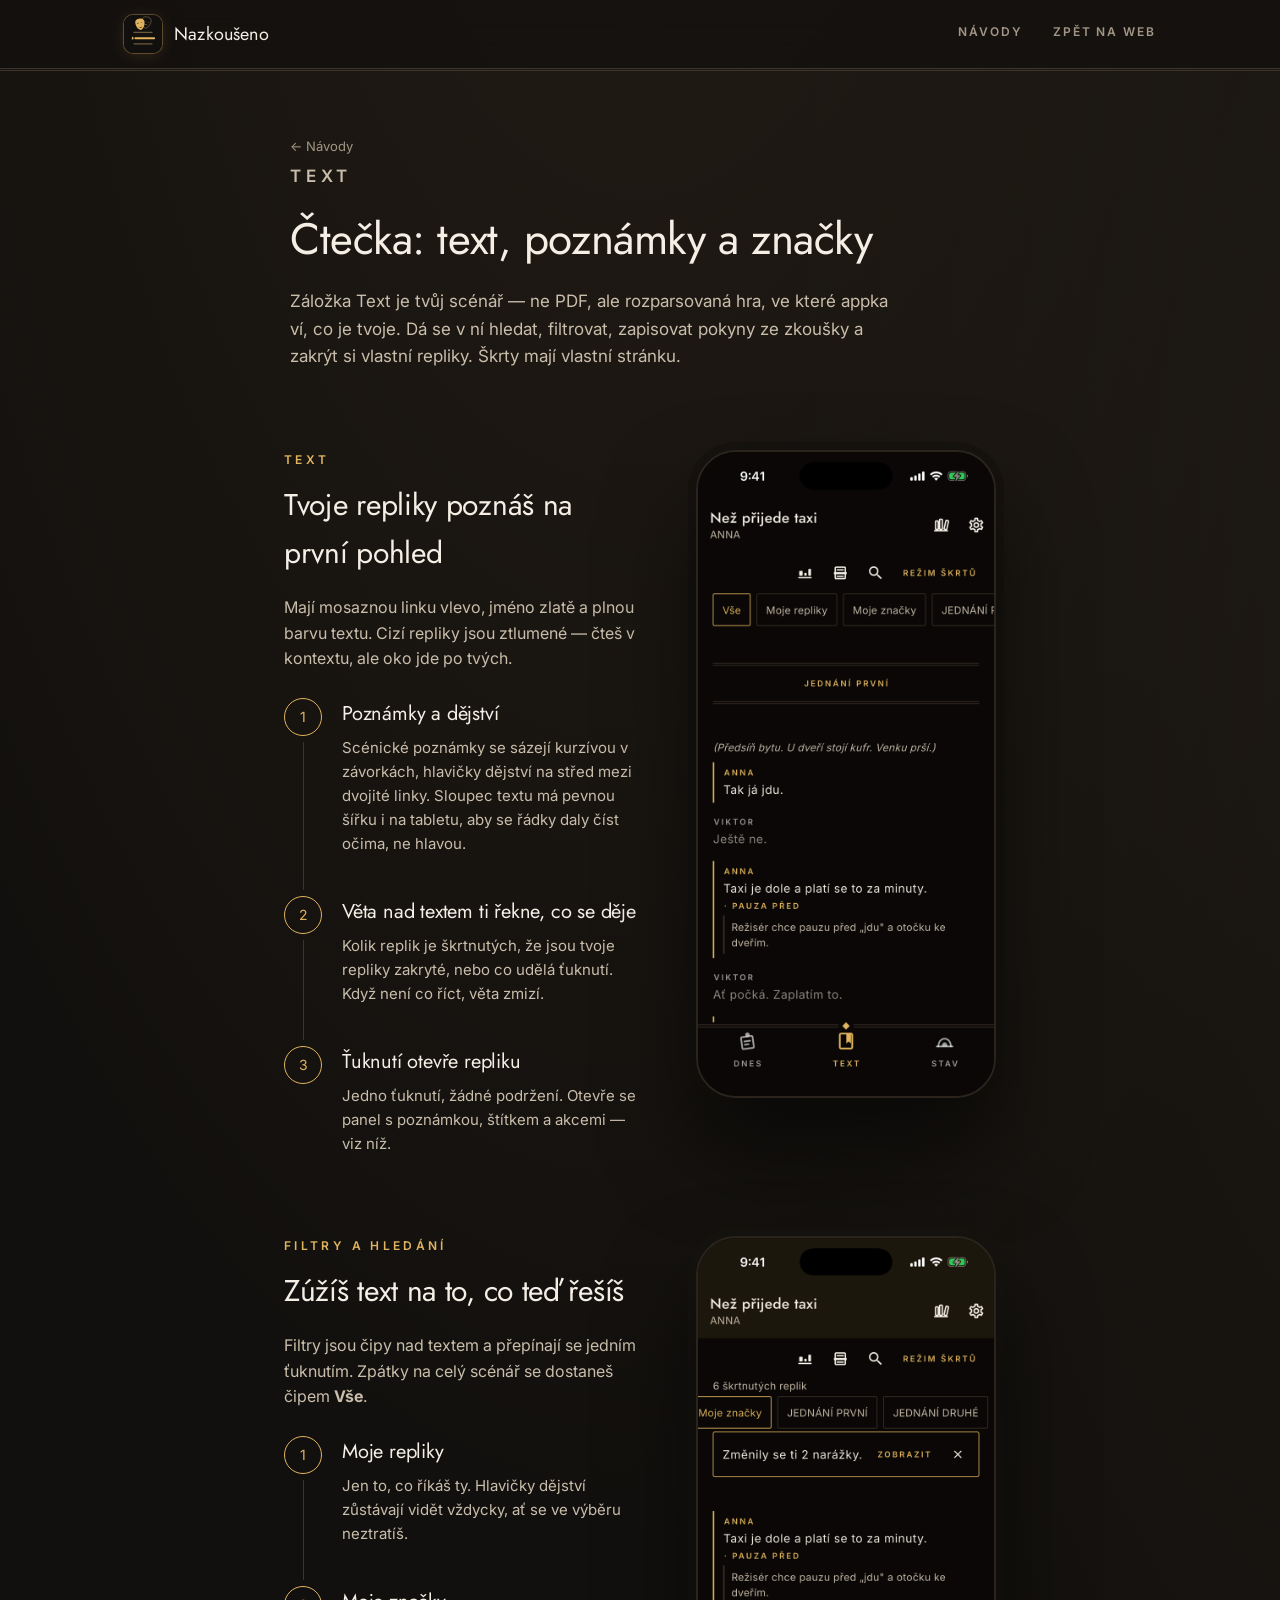
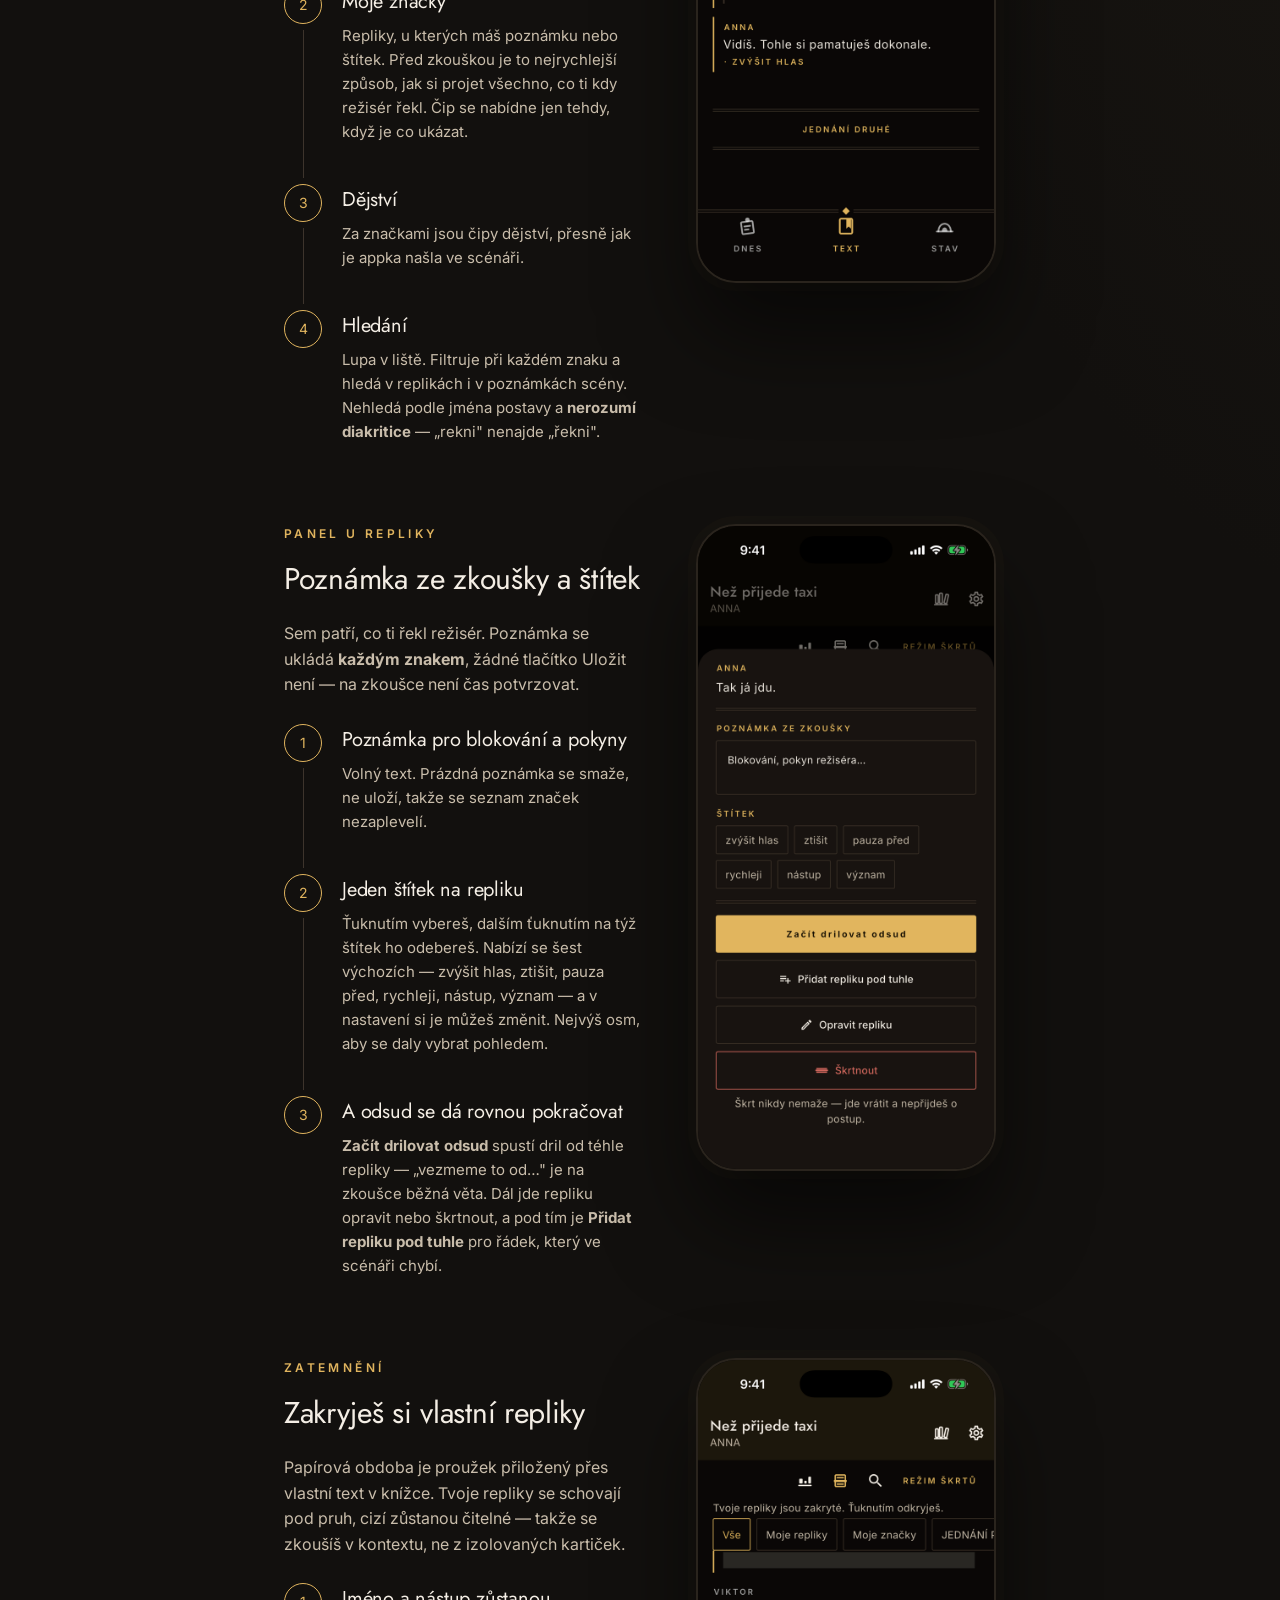
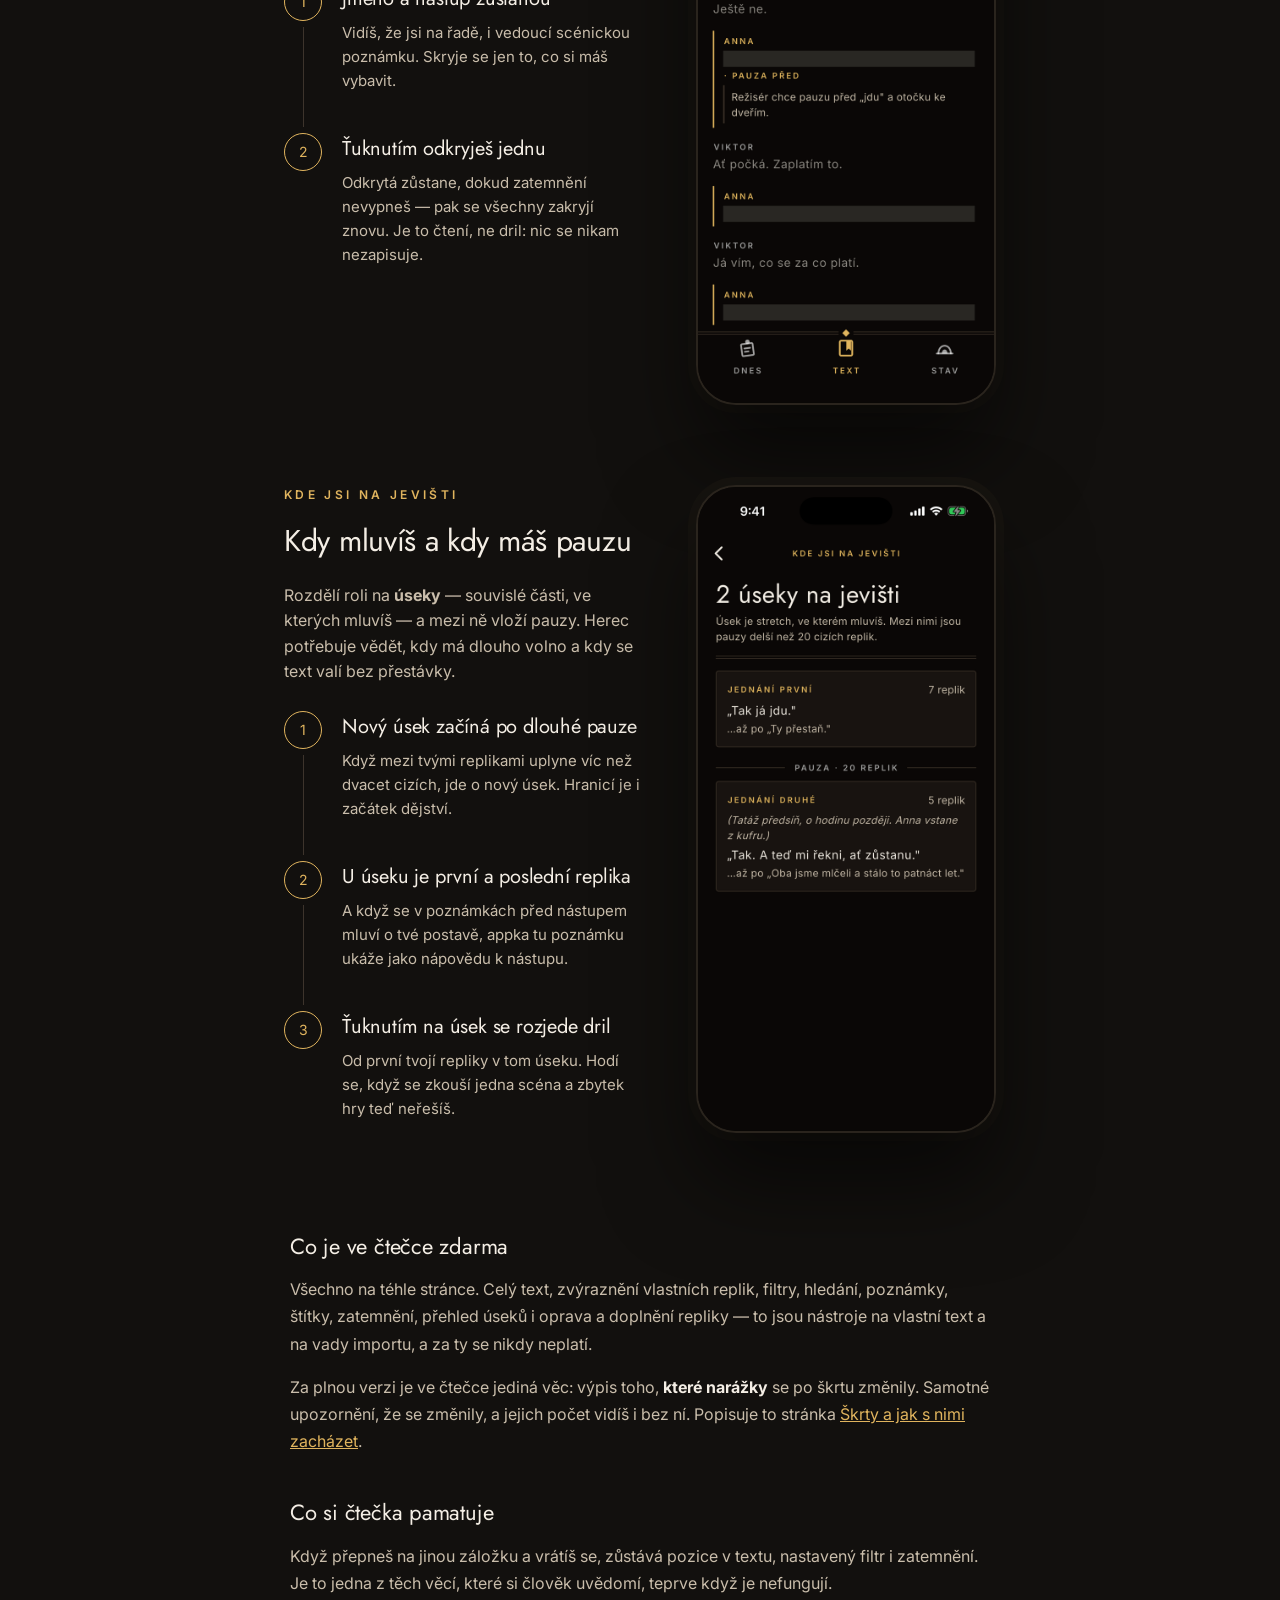
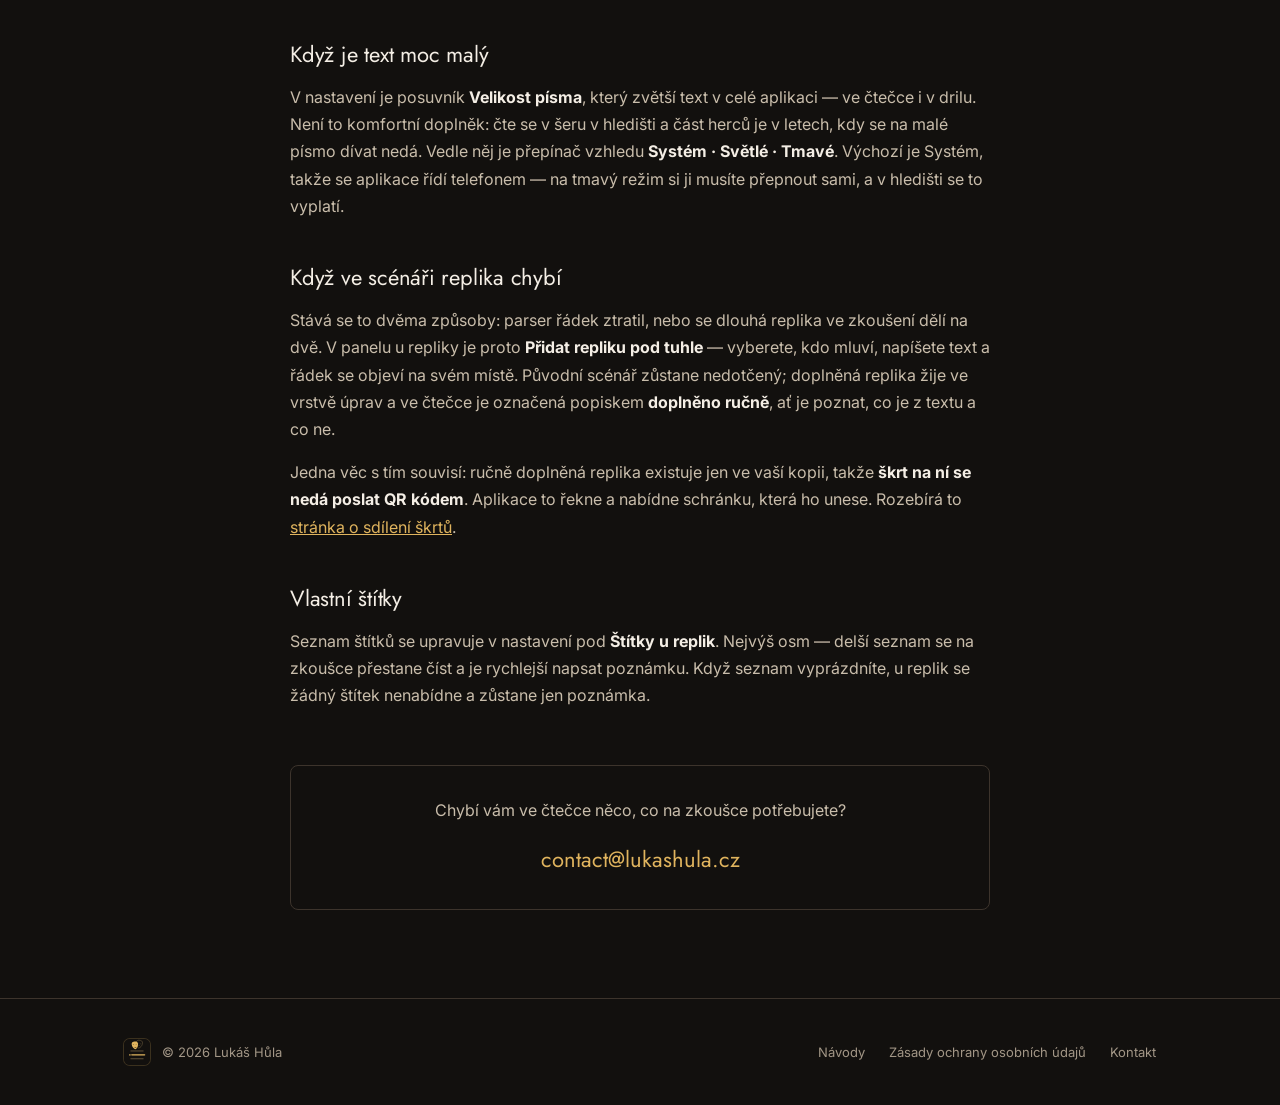
<file: navody/ctecka.html>
<!doctype html>
<html lang="cs">
<head>
<meta charset="utf-8">
<meta name="viewport" content="width=device-width, initial-scale=1">
<title>Čtečka: text, poznámky a značky — Nazkoušeno</title>
<meta name="description" content="Jak se v Nazkoušeno čte scénář: zvýrazněné vlastní repliky, filtry a hledání, poznámka a štítek u repliky, zatemnění a přehled úseků na jevišti.">
<meta name="theme-color" content="#12100E">
<link rel="icon" type="image/svg+xml" href="../assets/img/favicon.svg">
<link rel="stylesheet" href="../assets/css/site.css?v=9">
</head>
<body>

<header class="site-header">
  <div class="container">
    <a class="brand" href="../index.html">
      <img class="brand-mark" src="../assets/img/logo.svg" alt="" width="38" height="38">
      <span>Nazkoušeno</span>
    </a>
    <nav class="nav-links">
      <a href="index.html">Návody</a>
      <a href="../index.html">Zpět na web</a>
    </nav>
  </div>
</header>

<main>
  <section style="padding-top:64px;">
    <div class="container container--narrow">

      <div class="guide-head">
        <a class="crumb" href="index.html">← Návody</a>
        <p class="eyebrow">Text</p>
        <h1>Čtečka: text, poznámky a značky</h1>
        <p>Záložka Text je tvůj scénář — ne PDF, ale rozparsovaná hra, ve které appka ví, co je tvoje. Dá se v ní hledat, filtrovat, zapisovat pokyny ze zkoušky a zakrýt si vlastní repliky. Škrty mají vlastní stránku.</p>
      </div>

      <!-- Text -->
      <div class="way reveal">
        <div class="way-body">
          <p class="eyebrow">Text</p>
          <h2>Tvoje repliky poznáš na první pohled</h2>
          <p class="lede">Mají mosaznou linku vlevo, jméno zlatě a plnou barvu textu. Cizí repliky jsou ztlumené — čteš v kontextu, ale oko jde po tvých.</p>

          <div class="steps">
            <div class="step">
              <div class="step-marker"><div class="num">1</div><div class="line"></div></div>
              <div class="step-body">
                <h3>Poznámky a dějství</h3>
                <p>Scénické poznámky se sázejí kurzívou v závorkách, hlavičky dějství na střed mezi dvojité linky. Sloupec textu má pevnou šířku i na tabletu, aby se řádky daly číst očima, ne hlavou.</p>
              </div>
            </div>
            <div class="step">
              <div class="step-marker"><div class="num">2</div><div class="line"></div></div>
              <div class="step-body">
                <h3>Věta nad textem ti řekne, co se děje</h3>
                <p>Kolik replik je škrtnutých, že jsou tvoje repliky zakryté, nebo co udělá ťuknutí. Když není co říct, věta zmizí.</p>
              </div>
            </div>
            <div class="step">
              <div class="step-marker"><div class="num">3</div></div>
              <div class="step-body">
                <h3>Ťuknutí otevře repliku</h3>
                <p>Jedno ťuknutí, žádné podržení. Otevře se panel s poznámkou, štítkem a akcemi — viz níž.</p>
              </div>
            </div>
          </div>
        </div>
        <div class="way-visual">
          <div class="phone">
            <img src="../assets/img/navod/ctecka-text.png" alt="Čtečka scénáře v appce Nazkoušeno: vlastní repliky s mosaznou linkou vlevo a zlatým jménem, cizí repliky ztlumené, nad textem pás filtrů." width="700" height="1522" loading="lazy">
          </div>
        </div>
      </div>

      <!-- Filtry a hledání -->
      <div class="way reveal">
        <div class="way-body">
          <p class="eyebrow">Filtry a hledání</p>
          <h2>Zúžíš text na to, co teď řešíš</h2>
          <p class="lede">Filtry jsou čipy nad textem a přepínají se jedním ťuknutím. Zpátky na celý scénář se dostaneš čipem <strong>Vše</strong>.</p>

          <div class="steps">
            <div class="step">
              <div class="step-marker"><div class="num">1</div><div class="line"></div></div>
              <div class="step-body">
                <h3>Moje repliky</h3>
                <p>Jen to, co říkáš ty. Hlavičky dějství zůstávají vidět vždycky, ať se ve výběru neztratíš.</p>
              </div>
            </div>
            <div class="step">
              <div class="step-marker"><div class="num">2</div><div class="line"></div></div>
              <div class="step-body">
                <h3>Moje značky</h3>
                <p>Repliky, u kterých máš poznámku nebo štítek. Před zkouškou je to nejrychlejší způsob, jak si projet všechno, co ti kdy režisér řekl. Čip se nabídne jen tehdy, když je co ukázat.</p>
              </div>
            </div>
            <div class="step">
              <div class="step-marker"><div class="num">3</div><div class="line"></div></div>
              <div class="step-body">
                <h3>Dějství</h3>
                <p>Za značkami jsou čipy dějství, přesně jak je appka našla ve scénáři.</p>
              </div>
            </div>
            <div class="step">
              <div class="step-marker"><div class="num">4</div></div>
              <div class="step-body">
                <h3>Hledání</h3>
                <p>Lupa v liště. Filtruje při každém znaku a hledá v replikách i v poznámkách scény. Nehledá podle jména postavy a <strong>nerozumí diakritice</strong> — „rekni" nenajde „řekni".</p>
              </div>
            </div>
          </div>
        </div>
        <div class="way-visual">
          <div class="phone">
            <img src="../assets/img/navod/ctecka-znacky.png" alt="Čtečka s aktivním filtrem Moje značky: zobrazené jsou jen repliky s poznámkou nebo štítkem." width="700" height="1522" loading="lazy">
          </div>
        </div>
      </div>

      <!-- Panel u repliky -->
      <div class="way reveal">
        <div class="way-body">
          <p class="eyebrow">Panel u repliky</p>
          <h2>Poznámka ze zkoušky a štítek</h2>
          <p class="lede">Sem patří, co ti řekl režisér. Poznámka se ukládá <strong>každým znakem</strong>, žádné tlačítko Uložit není — na zkoušce není čas potvrzovat.</p>

          <div class="steps">
            <div class="step">
              <div class="step-marker"><div class="num">1</div><div class="line"></div></div>
              <div class="step-body">
                <h3>Poznámka pro blokování a pokyny</h3>
                <p>Volný text. Prázdná poznámka se smaže, ne uloží, takže se seznam značek nezaplevelí.</p>
              </div>
            </div>
            <div class="step">
              <div class="step-marker"><div class="num">2</div><div class="line"></div></div>
              <div class="step-body">
                <h3>Jeden štítek na repliku</h3>
                <p>Ťuknutím vybereš, dalším ťuknutím na týž štítek ho odebereš. Nabízí se šest výchozích — zvýšit hlas, ztišit, pauza před, rychleji, nástup, význam — a v nastavení si je můžeš změnit. Nejvýš osm, aby se daly vybrat pohledem.</p>
              </div>
            </div>
            <div class="step">
              <div class="step-marker"><div class="num">3</div></div>
              <div class="step-body">
                <h3>A odsud se dá rovnou pokračovat</h3>
                <p><strong>Začít drilovat odsud</strong> spustí dril od téhle repliky — „vezmeme to od…" je na zkoušce běžná věta. Dál jde repliku opravit nebo škrtnout, a pod tím je <strong>Přidat repliku pod tuhle</strong> pro řádek, který ve scénáři chybí.</p>
              </div>
            </div>
          </div>
        </div>
        <div class="way-visual">
          <div class="phone">
            <img src="../assets/img/navod/ctecka-panel.png" alt="Panel u repliky v appce Nazkoušeno: pole pro poznámku ze zkoušky, výběr štítku a tlačítka Začít drilovat odsud, přidat repliku, opravit a škrtnout." width="700" height="1522" loading="lazy">
          </div>
        </div>
      </div>

      <!-- Zatemnění -->
      <div class="way reveal">
        <div class="way-body">
          <p class="eyebrow">Zatemnění</p>
          <h2>Zakryješ si vlastní repliky</h2>
          <p class="lede">Papírová obdoba je proužek přiložený přes vlastní text v knížce. Tvoje repliky se schovají pod pruh, cizí zůstanou čitelné — takže se zkoušíš v kontextu, ne z izolovaných kartiček.</p>

          <div class="steps">
            <div class="step">
              <div class="step-marker"><div class="num">1</div><div class="line"></div></div>
              <div class="step-body">
                <h3>Jméno a nástup zůstanou</h3>
                <p>Vidíš, že jsi na řadě, i vedoucí scénickou poznámku. Skryje se jen to, co si máš vybavit.</p>
              </div>
            </div>
            <div class="step">
              <div class="step-marker"><div class="num">2</div></div>
              <div class="step-body">
                <h3>Ťuknutím odkryješ jednu</h3>
                <p>Odkrytá zůstane, dokud zatemnění nevypneš — pak se všechny zakryjí znovu. Je to čtení, ne dril: nic se nikam nezapisuje.</p>
              </div>
            </div>
          </div>
        </div>
        <div class="way-visual">
          <div class="phone">
            <img src="../assets/img/navod/ctecka-zatemneni.png" alt="Čtečka se zapnutým zatemněním: vlastní repliky jsou zakryté šedým pruhem, jména postav a cizí repliky zůstávají čitelné." width="700" height="1522" loading="lazy">
          </div>
        </div>
      </div>

      <!-- Kde jsi na jevišti -->
      <div class="way reveal">
        <div class="way-body">
          <p class="eyebrow">Kde jsi na jevišti</p>
          <h2>Kdy mluvíš a kdy máš pauzu</h2>
          <p class="lede">Rozdělí roli na <strong>úseky</strong> — souvislé části, ve kterých mluvíš — a mezi ně vloží pauzy. Herec potřebuje vědět, kdy má dlouho volno a kdy se text valí bez přestávky.</p>

          <div class="steps">
            <div class="step">
              <div class="step-marker"><div class="num">1</div><div class="line"></div></div>
              <div class="step-body">
                <h3>Nový úsek začíná po dlouhé pauze</h3>
                <p>Když mezi tvými replikami uplyne víc než dvacet cizích, jde o nový úsek. Hranicí je i začátek dějství.</p>
              </div>
            </div>
            <div class="step">
              <div class="step-marker"><div class="num">2</div><div class="line"></div></div>
              <div class="step-body">
                <h3>U úseku je první a poslední replika</h3>
                <p>A když se v poznámkách před nástupem mluví o tvé postavě, appka tu poznámku ukáže jako nápovědu k nástupu.</p>
              </div>
            </div>
            <div class="step">
              <div class="step-marker"><div class="num">3</div></div>
              <div class="step-body">
                <h3>Ťuknutím na úsek se rozjede dril</h3>
                <p>Od první tvojí repliky v tom úseku. Hodí se, když se zkouší jedna scéna a zbytek hry teď neřešíš.</p>
              </div>
            </div>
          </div>
        </div>
        <div class="way-visual">
          <div class="phone">
            <img src="../assets/img/navod/ctecka-jeviste.png" alt="Obrazovka Kde jsi na jevišti: počet úseků, karty jednotlivých úseků s první a poslední replikou a pruhy s délkou pauzy mezi nimi." width="700" height="1522" loading="lazy">
          </div>
        </div>
      </div>

      <div class="policy" style="max-width:700px;margin:96px auto 0">
        <h2>Co je ve čtečce zdarma</h2>
        <p>Všechno na téhle stránce. Celý text, zvýraznění vlastních replik, filtry, hledání, poznámky, štítky, zatemnění, přehled úseků i oprava a doplnění repliky — to jsou nástroje na vlastní text a na vady importu, a za ty se nikdy neplatí.</p>
        <p>Za plnou verzi je ve čtečce jediná věc: výpis toho, <strong>které narážky</strong> se po škrtu změnily. Samotné upozornění, že se změnily, a jejich počet vidíš i bez ní. Popisuje to stránka <a href="skrty.html" style="color:var(--brass)">Škrty a jak s nimi zacházet</a>.</p>

        <h2>Co si čtečka pamatuje</h2>
        <p>Když přepneš na jinou záložku a vrátíš se, zůstává pozice v textu, nastavený filtr i zatemnění. Je to jedna z těch věcí, které si člověk uvědomí, teprve když je nefungují.</p>

        <h2>Když je text moc malý</h2>
        <p>V nastavení je posuvník <strong>Velikost písma</strong>, který zvětší text v celé aplikaci — ve čtečce i v drilu. Není to komfortní doplněk: čte se v šeru v hledišti a část herců je v letech, kdy se na malé písmo dívat nedá. Vedle něj je přepínač vzhledu <strong>Systém · Světlé · Tmavé</strong>. Výchozí je Systém, takže se aplikace řídí telefonem — na tmavý režim si ji musíte přepnout sami, a v hledišti se to vyplatí.</p>

        <h2>Když ve scénáři replika chybí</h2>
        <p>Stává se to dvěma způsoby: parser řádek ztratil, nebo se dlouhá replika ve zkoušení dělí na dvě. V panelu u repliky je proto <strong>Přidat repliku pod tuhle</strong> — vyberete, kdo mluví, napíšete text a řádek se objeví na svém místě. Původní scénář zůstane nedotčený; doplněná replika žije ve vrstvě úprav a ve čtečce je označená popiskem <strong>doplněno ručně</strong>, ať je poznat, co je z textu a co ne.</p>
        <p>Jedna věc s tím souvisí: ručně doplněná replika existuje jen ve vaší kopii, takže <strong>škrt na ní se nedá poslat QR kódem</strong>. Aplikace to řekne a nabídne schránku, která ho unese. Rozebírá to <a href="sdileni-skrtu.html" style="color:var(--brass)">stránka o sdílení škrtů</a>.</p>

        <h2>Vlastní štítky</h2>
        <p>Seznam štítků se upravuje v nastavení pod <strong>Štítky u replik</strong>. Nejvýš osm — delší seznam se na zkoušce přestane číst a je rychlejší napsat poznámku. Když seznam vyprázdníte, u replik se žádný štítek nenabídne a zůstane jen poznámka.</p>
      </div>

      <div class="contact-box reveal">
        <p>Chybí vám ve čtečce něco, co na zkoušce potřebujete?</p>
        <a class="mail" href="mailto:contact@lukashula.cz">contact@lukashula.cz</a>
      </div>

    </div>
  </section>
</main>

<footer>
  <div class="container">
    <span class="footer-brand"><img class="footer-mark" src="../assets/img/logo.svg" alt="" width="26" height="26"><span>© 2026 Lukáš Hůla</span></span>
    <div class="footer-links">
      <a href="index.html">Návody</a>
      <a href="../soukromi.html">Zásady ochrany osobních údajů</a>
      <a href="mailto:contact@lukashula.cz">Kontakt</a>
    </div>
  </div>
</footer>

<script>
// Táž pojistka jako na úvodní stránce: `.reveal` je bez JS neviditelný,
// takže co je v zorném poli hned při načtení, odkryje se bez animace.
var revealEls = document.querySelectorAll('.reveal');
function showNow(el) { el.classList.add('is-visible'); }
if ('IntersectionObserver' in window) {
  var io = new IntersectionObserver(function (entries) {
    entries.forEach(function (entry) {
      if (entry.isIntersecting) { showNow(entry.target); io.unobserve(entry.target); }
    });
  }, { rootMargin: '0px 0px 300px 0px', threshold: 0 });
  revealEls.forEach(function (el) {
    if (el.getBoundingClientRect().top < window.innerHeight) { showNow(el); } else { io.observe(el); }
  });
  setTimeout(function () { revealEls.forEach(showNow); }, 5000);
} else {
  revealEls.forEach(showNow);
}
</script>

</body>
</html>
</file>
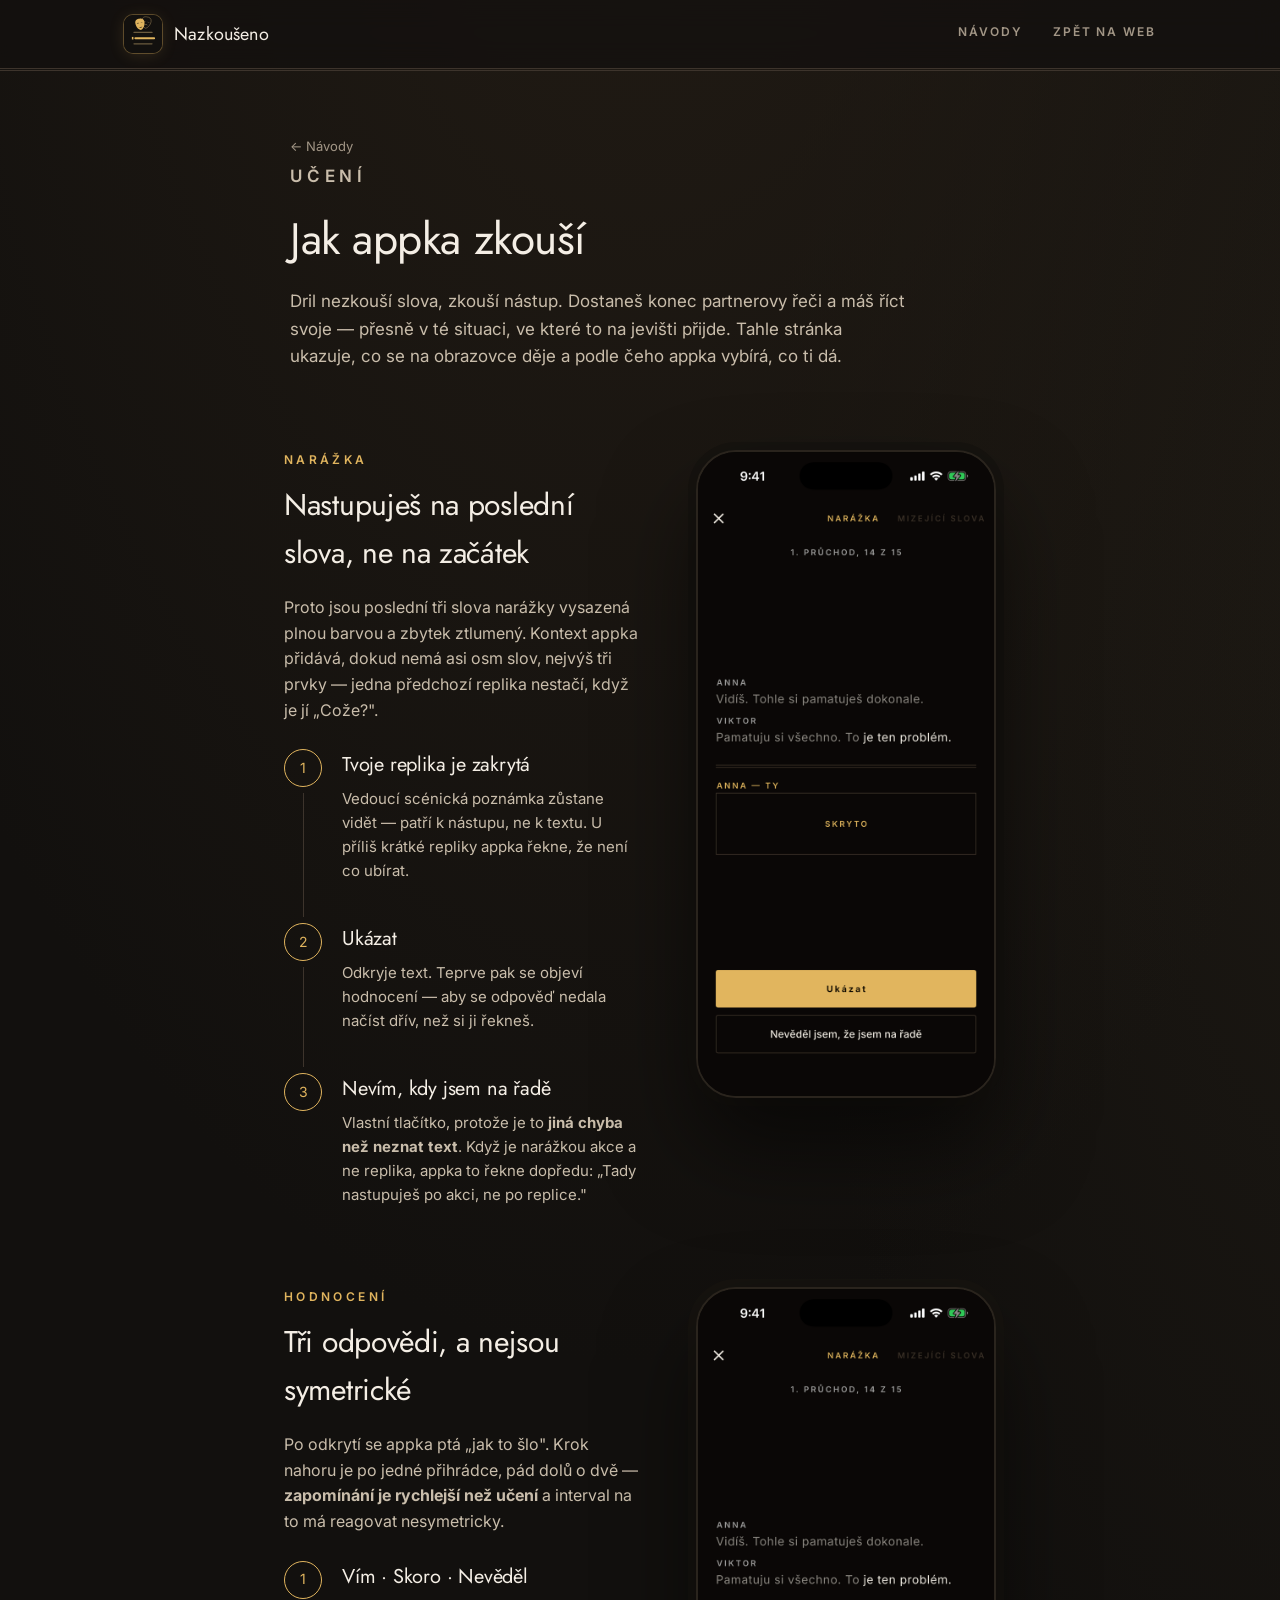
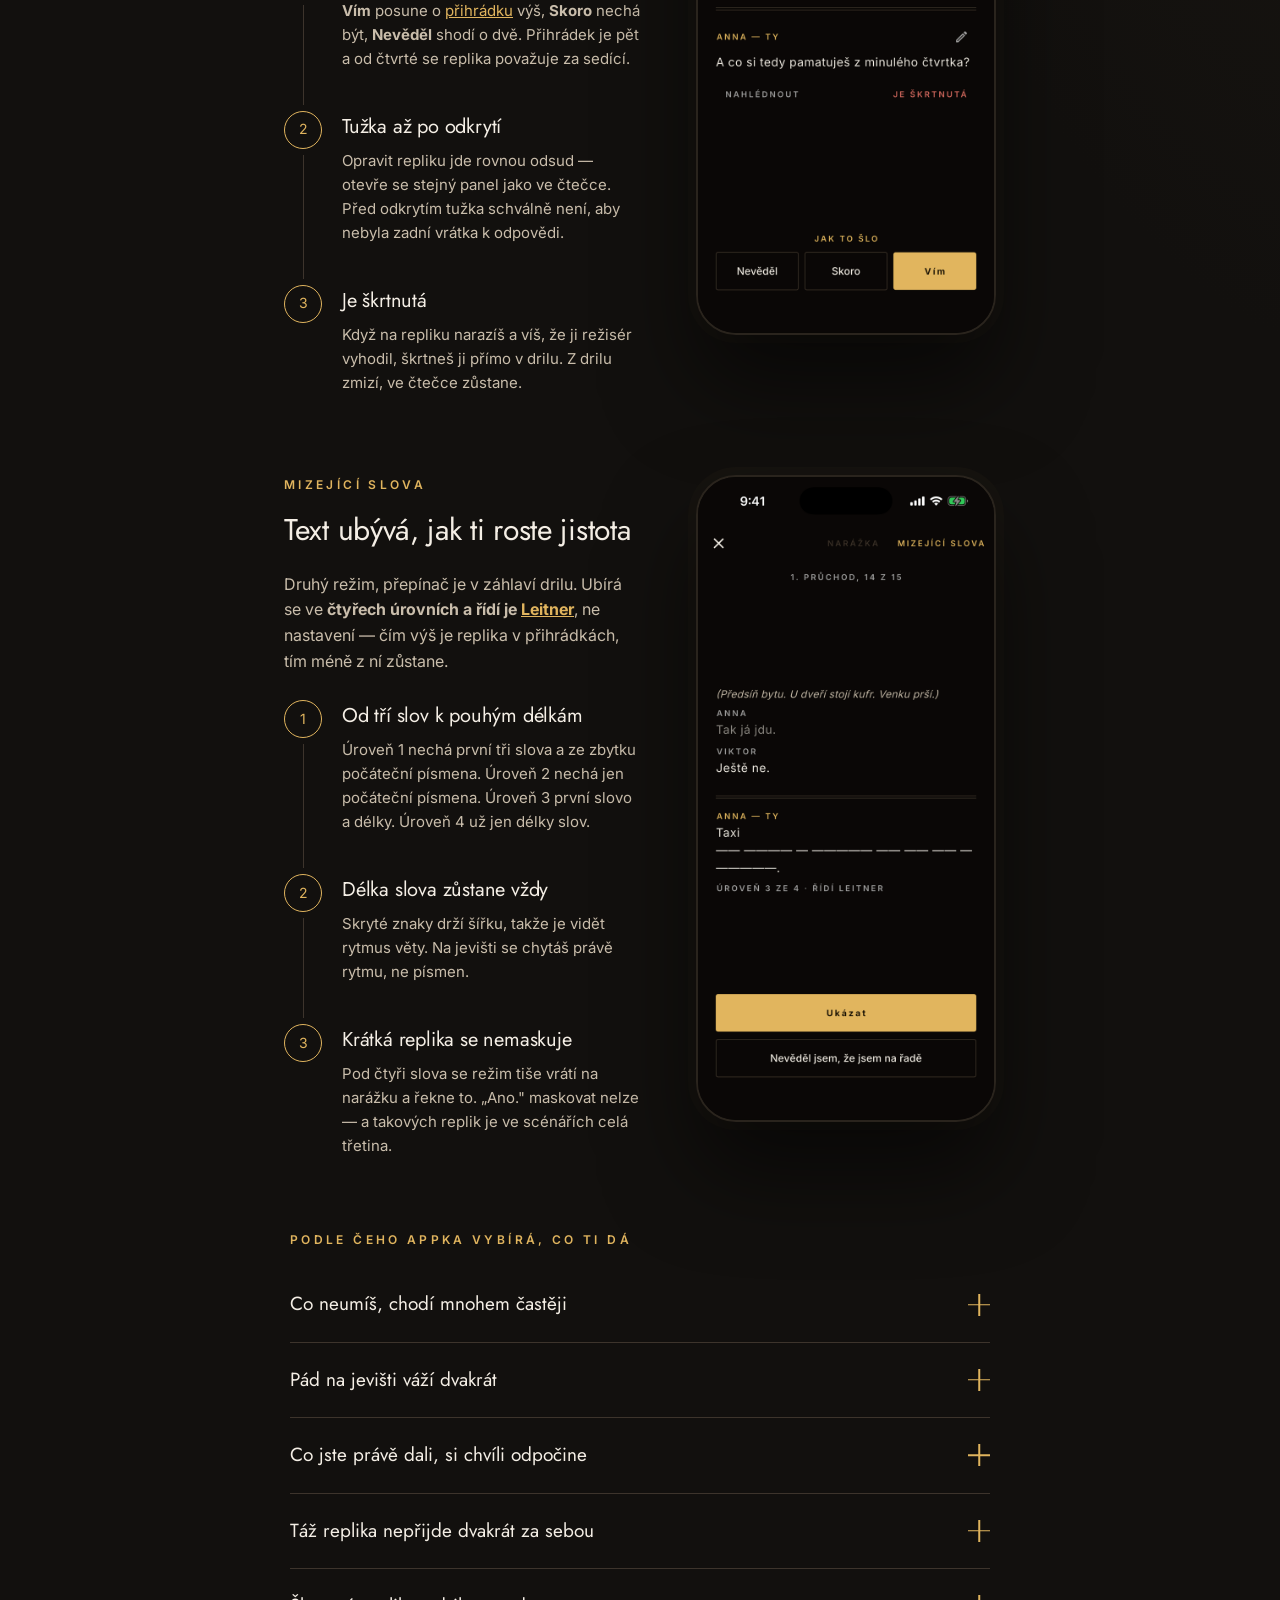
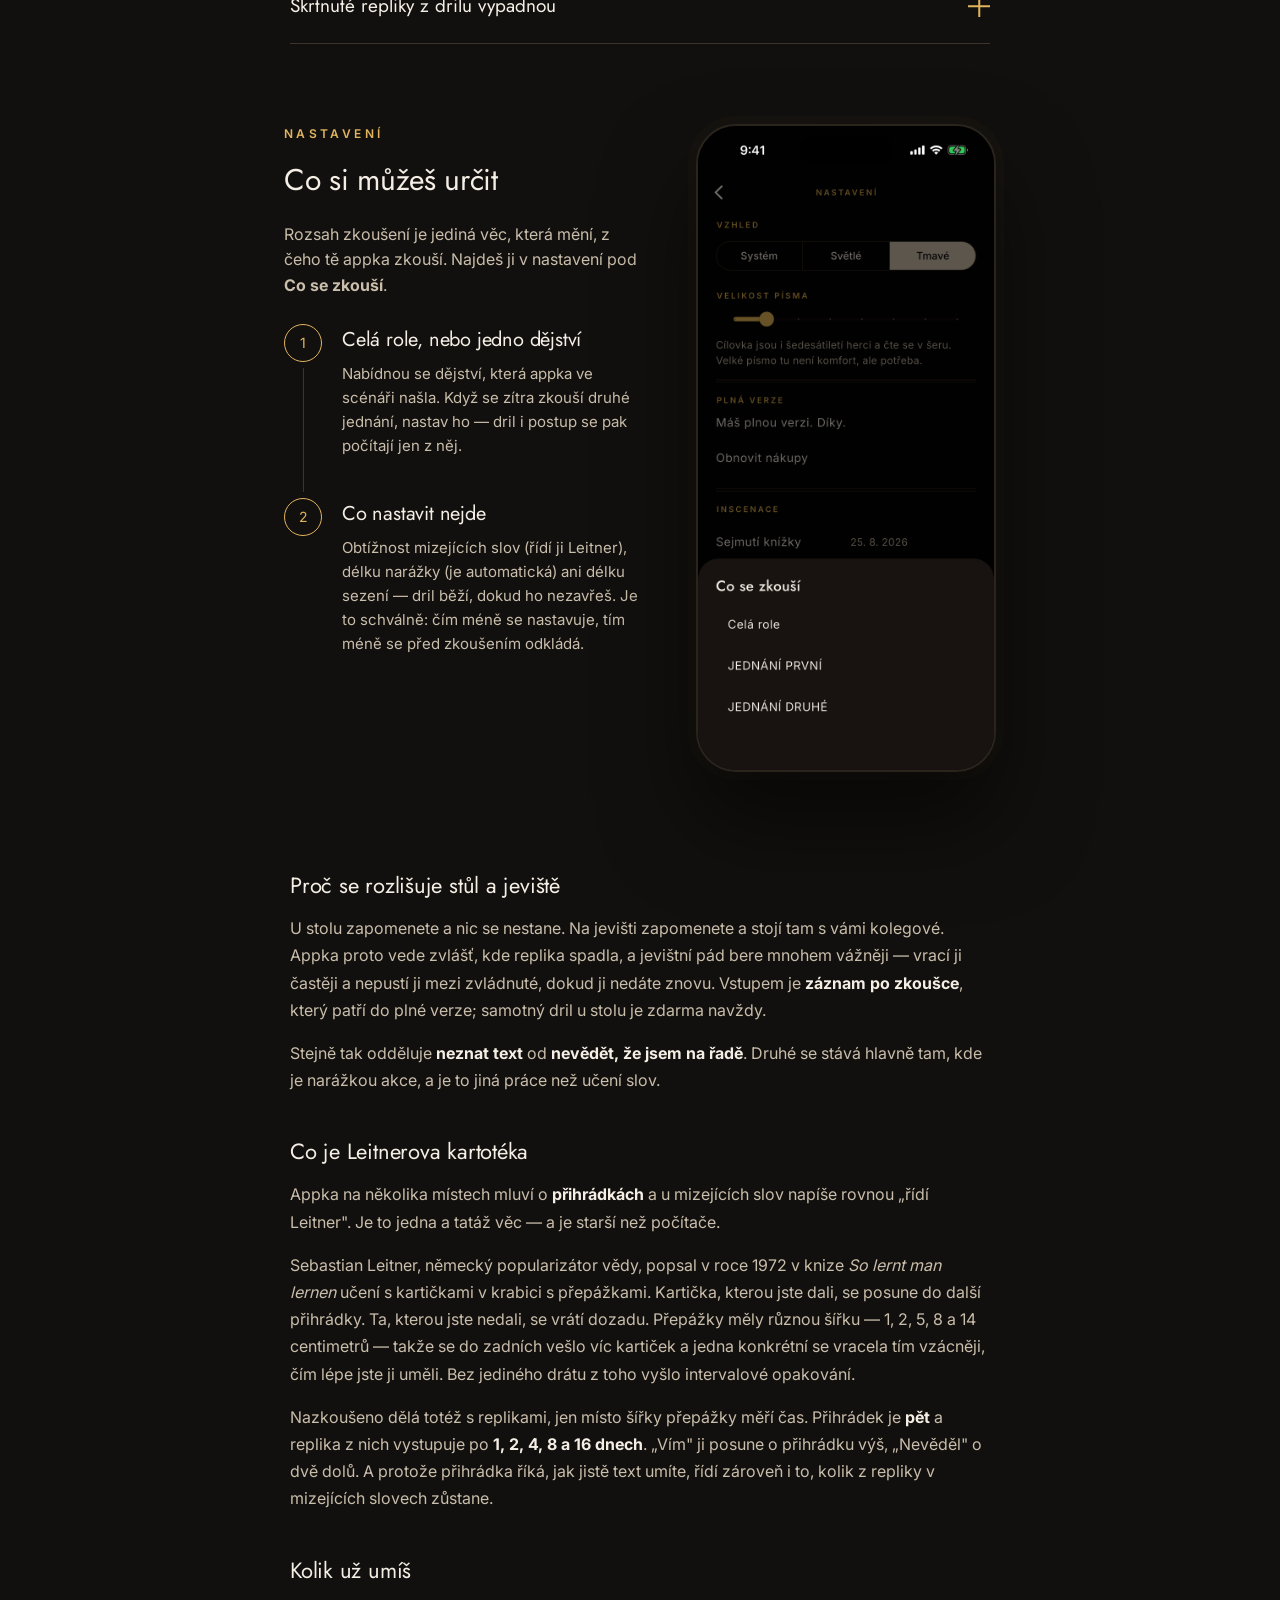
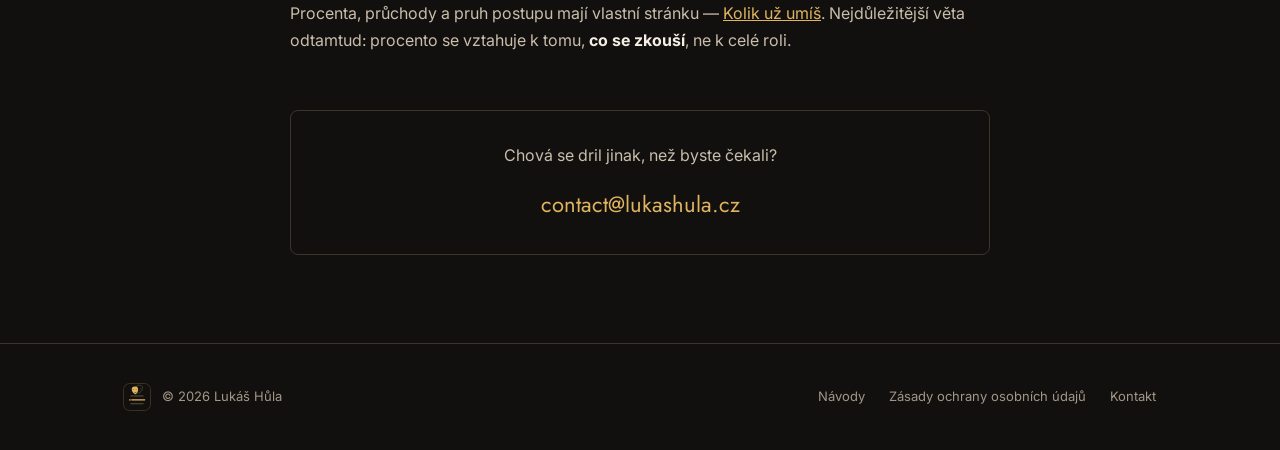
<file: navody/dril.html>
<!doctype html>
<html lang="cs">
<head>
<meta charset="utf-8">
<meta name="viewport" content="width=device-width, initial-scale=1">
<title>Jak appka zkouší — Nazkoušeno</title>
<meta name="description" content="Dril v Nazkoušeno: narážka místo slov, mizející slova, tři odpovědi a to, co rozhoduje, která replika přijde na řadu.">
<meta name="theme-color" content="#12100E">
<link rel="icon" type="image/svg+xml" href="../assets/img/favicon.svg">
<link rel="stylesheet" href="../assets/css/site.css?v=9">
</head>
<body>

<header class="site-header">
  <div class="container">
    <a class="brand" href="../index.html">
      <img class="brand-mark" src="../assets/img/logo.svg" alt="" width="38" height="38">
      <span>Nazkoušeno</span>
    </a>
    <nav class="nav-links">
      <a href="index.html">Návody</a>
      <a href="../index.html">Zpět na web</a>
    </nav>
  </div>
</header>

<main>
  <section style="padding-top:64px;">
    <div class="container container--narrow">

      <div class="guide-head">
        <a class="crumb" href="index.html">← Návody</a>
        <p class="eyebrow">Učení</p>
        <h1>Jak appka zkouší</h1>
        <p>Dril nezkouší slova, zkouší nástup. Dostaneš konec partnerovy řeči a máš říct svoje — přesně v té situaci, ve které to na jevišti přijde. Tahle stránka ukazuje, co se na obrazovce děje a podle čeho appka vybírá, co ti dá.</p>
      </div>

      <!-- Narážka -->
      <div class="way reveal">
        <div class="way-body">
          <p class="eyebrow">Narážka</p>
          <h2>Nastupuješ na poslední slova, ne na začátek</h2>
          <p class="lede">Proto jsou poslední tři slova narážky vysazená plnou barvou a zbytek ztlumený. Kontext appka přidává, dokud nemá asi osm slov, nejvýš tři prvky — jedna předchozí replika nestačí, když je jí „Cože?".</p>

          <div class="steps">
            <div class="step">
              <div class="step-marker"><div class="num">1</div><div class="line"></div></div>
              <div class="step-body">
                <h3>Tvoje replika je zakrytá</h3>
                <p>Vedoucí scénická poznámka zůstane vidět — patří k nástupu, ne k textu. U příliš krátké repliky appka řekne, že není co ubírat.</p>
              </div>
            </div>
            <div class="step">
              <div class="step-marker"><div class="num">2</div><div class="line"></div></div>
              <div class="step-body">
                <h3>Ukázat</h3>
                <p>Odkryje text. Teprve pak se objeví hodnocení — aby se odpověď nedala načíst dřív, než si ji řekneš.</p>
              </div>
            </div>
            <div class="step">
              <div class="step-marker"><div class="num">3</div></div>
              <div class="step-body">
                <h3>Nevím, kdy jsem na řadě</h3>
                <p>Vlastní tlačítko, protože je to <strong>jiná chyba než neznat text</strong>. Když je narážkou akce a ne replika, appka to řekne dopředu: „Tady nastupuješ po akci, ne po replice."</p>
              </div>
            </div>
          </div>
        </div>
        <div class="way-visual">
          <div class="phone">
            <img src="../assets/img/navod/dril-narazka.png" alt="Dril v appce Nazkoušeno před odkrytím: narážka partnera se zvýrazněnými posledními slovy, vlastní replika zakrytá, tlačítka Ukázat a Nevím, kdy jsem na řadě." width="700" height="1522" loading="lazy">
          </div>
        </div>
      </div>

      <!-- Tři odpovědi -->
      <div class="way reveal">
        <div class="way-body">
          <p class="eyebrow">Hodnocení</p>
          <h2>Tři odpovědi, a nejsou symetrické</h2>
          <p class="lede">Po odkrytí se appka ptá „jak to šlo". Krok nahoru je po jedné přihrádce, pád dolů o dvě — <strong>zapomínání je rychlejší než učení</strong> a interval na to má reagovat nesymetricky.</p>

          <div class="steps">
            <div class="step">
              <div class="step-marker"><div class="num">1</div><div class="line"></div></div>
              <div class="step-body">
                <h3>Vím · Skoro · Nevěděl</h3>
                <p><strong>Vím</strong> posune o <a href="#leitner" style="color:var(--brass)">přihrádku</a> výš, <strong>Skoro</strong> nechá být, <strong>Nevěděl</strong> shodí o dvě. Přihrádek je pět a od čtvrté se replika považuje za sedící.</p>
              </div>
            </div>
            <div class="step">
              <div class="step-marker"><div class="num">2</div><div class="line"></div></div>
              <div class="step-body">
                <h3>Tužka až po odkrytí</h3>
                <p>Opravit repliku jde rovnou odsud — otevře se stejný panel jako ve čtečce. Před odkrytím tužka schválně není, aby nebyla zadní vrátka k odpovědi.</p>
              </div>
            </div>
            <div class="step">
              <div class="step-marker"><div class="num">3</div></div>
              <div class="step-body">
                <h3>Je škrtnutá</h3>
                <p>Když na repliku narazíš a víš, že ji režisér vyhodil, škrtneš ji přímo v drilu. Z drilu zmizí, ve čtečce zůstane.</p>
              </div>
            </div>
          </div>
        </div>
        <div class="way-visual">
          <div class="phone">
            <img src="../assets/img/navod/dril-odkryto.png" alt="Dril po odkrytí: text repliky, tužka pro opravu, odkaz Nahlédnout a Je škrtnutá, pod tím hodnocení Nevěděl, Skoro a Vím." width="700" height="1522" loading="lazy">
          </div>
        </div>
      </div>

      <!-- Mizející slova -->
      <div class="way reveal">
        <div class="way-body">
          <p class="eyebrow">Mizející slova</p>
          <h2>Text ubývá, jak ti roste jistota</h2>
          <p class="lede">Druhý režim, přepínač je v záhlaví drilu. Ubírá se ve <strong>čtyřech úrovních a řídí je <a href="#leitner" style="color:var(--brass)">Leitner</a></strong>, ne nastavení — čím výš je replika v přihrádkách, tím méně z ní zůstane.</p>

          <div class="steps">
            <div class="step">
              <div class="step-marker"><div class="num">1</div><div class="line"></div></div>
              <div class="step-body">
                <h3>Od tří slov k pouhým délkám</h3>
                <p>Úroveň 1 nechá první tři slova a ze zbytku počáteční písmena. Úroveň 2 nechá jen počáteční písmena. Úroveň 3 první slovo a délky. Úroveň 4 už jen délky slov.</p>
              </div>
            </div>
            <div class="step">
              <div class="step-marker"><div class="num">2</div><div class="line"></div></div>
              <div class="step-body">
                <h3>Délka slova zůstane vždy</h3>
                <p>Skryté znaky drží šířku, takže je vidět rytmus věty. Na jevišti se chytáš právě rytmu, ne písmen.</p>
              </div>
            </div>
            <div class="step">
              <div class="step-marker"><div class="num">3</div></div>
              <div class="step-body">
                <h3>Krátká replika se nemaskuje</h3>
                <p>Pod čtyři slova se režim tiše vrátí na narážku a řekne to. „Ano." maskovat nelze — a takových replik je ve scénářích celá třetina.</p>
              </div>
            </div>
          </div>
        </div>
        <div class="way-visual">
          <div class="phone">
            <img src="../assets/img/navod/dril-maskovani.png" alt="Režim mizející slova: z repliky zůstalo první slovo a zbytek jen jako délky slov, pod tím popisek úroveň 3 ze 4, řídí Leitner." width="700" height="1522" loading="lazy">
          </div>
        </div>
      </div>

      <div class="reveal" style="max-width:700px;margin:72px auto 0">
        <p class="eyebrow" style="display:block;margin-bottom:18px">Podle čeho appka vybírá, co ti dá</p>
        <div class="faq">
          <details>
            <summary>Co neumíš, chodí mnohem častěji<span class="plus" aria-hidden="true"></span></summary>
            <p>Není to fronta ani pořadí ve scénáři, ale losování s váhami. Replika v nejnižší přihrádce má váhu <strong>32×</strong> vyšší než zvládnutá — každá přihrádka výš váhu půlí. Proto se text, který drhne, vrací sám a nemusíte nic vybírat.</p>
          </details>
          <details>
            <summary>Pád na jevišti váží dvakrát<span class="plus" aria-hidden="true"></span></summary>
            <p>Zapomenout u stolu a zapomenout na jevišti nejsou totéž. Jevištní pád váhu repliky <strong>zdvojnásobí</strong> a navíc jí úplně zavře cestu k „sedí", i kdyby přihrádka byla plná. Že replika spadla na jevišti, se appka dozví ze <strong>záznamu po zkoušce</strong> — a ten je součástí plné verze. Bez ní dril pracuje jen s tím, jak vám text jde u stolu.</p>
          </details>
          <details>
            <summary>Co jste právě dali, si chvíli odpočine<span class="plus" aria-hidden="true"></span></summary>
            <p>Replika se vrací po 1, 2, 4, 8 a 16 dnech podle toho, jak vysoko je. Sedí to na šestitýdenní zkoušení: zvládnutý text se vrátí ještě dvakrát před premiérou, ale nezdržuje každý večer. Odpočívající replika se neztratí, jen je mnohem méně pravděpodobná.</p>
          </details>
          <details>
            <summary>Táž replika nepřijde dvakrát za sebou<span class="plus" aria-hidden="true"></span></summary>
            <p>Ta, kterou jste právě viděli, má váhu sraženou na setinu. Prototyp appky tohle neměl a byla to jeho největší slabina — replika se mohla vrátit hned v dalším tahu.</p>
          </details>
          <details>
            <summary>Škrtnuté repliky z drilu vypadnou<span class="plus" aria-hidden="true"></span></summary>
            <p>Co je škrtnuté, se nedriluje ani nepočítá do postupu. Ve čtečce ale zůstává — škrt není smazání.</p>
          </details>
        </div>
      </div>

      <!-- Nastavení -->
      <div class="way reveal">
        <div class="way-body">
          <p class="eyebrow">Nastavení</p>
          <h2>Co si můžeš určit</h2>
          <p class="lede">Rozsah zkoušení je jediná věc, která mění, z čeho tě appka zkouší. Najdeš ji v nastavení pod <strong>Co se zkouší</strong>.</p>

          <div class="steps">
            <div class="step">
              <div class="step-marker"><div class="num">1</div><div class="line"></div></div>
              <div class="step-body">
                <h3>Celá role, nebo jedno dějství</h3>
                <p>Nabídnou se dějství, která appka ve scénáři našla. Když se zítra zkouší druhé jednání, nastav ho — dril i postup se pak počítají jen z něj.</p>
              </div>
            </div>
            <div class="step">
              <div class="step-marker"><div class="num">2</div></div>
              <div class="step-body">
                <h3>Co nastavit nejde</h3>
                <p>Obtížnost mizejících slov (řídí ji Leitner), délku narážky (je automatická) ani délku sezení — dril běží, dokud ho nezavřeš. Je to schválně: čím méně se nastavuje, tím méně se před zkoušením odkládá.</p>
              </div>
            </div>
          </div>
        </div>
        <div class="way-visual">
          <div class="phone">
            <img src="../assets/img/navod/dril-rozsah.png" alt="Nastavení Co se zkouší v appce Nazkoušeno: volba mezi celou rolí a jednotlivými dějstvími nalezenými ve scénáři." width="700" height="1522" loading="lazy">
          </div>
        </div>
      </div>

      <div class="policy" style="max-width:700px;margin:96px auto 0">
        <h2>Proč se rozlišuje stůl a jeviště</h2>
        <p>U stolu zapomenete a nic se nestane. Na jevišti zapomenete a stojí tam s vámi kolegové. Appka proto vede zvlášť, kde replika spadla, a jevištní pád bere mnohem vážněji — vrací ji častěji a nepustí ji mezi zvládnuté, dokud ji nedáte znovu. Vstupem je <strong>záznam po zkoušce</strong>, který patří do plné verze; samotný dril u stolu je zdarma navždy.</p>
        <p>Stejně tak odděluje <strong>neznat text</strong> od <strong>nevědět, že jsem na řadě</strong>. Druhé se stává hlavně tam, kde je narážkou akce, a je to jiná práce než učení slov.</p>

        <h2 id="leitner">Co je Leitnerova kartotéka</h2>
        <p>Appka na několika místech mluví o <strong>přihrádkách</strong> a u mizejících slov napíše rovnou „řídí Leitner". Je to jedna a tatáž věc — a je starší než počítače.</p>
        <p>Sebastian Leitner, německý popularizátor vědy, popsal v roce 1972 v knize <em>So lernt man lernen</em> učení s kartičkami v krabici s přepážkami. Kartička, kterou jste dali, se posune do další přihrádky. Ta, kterou jste nedali, se vrátí dozadu. Přepážky měly různou šířku — 1, 2, 5, 8 a 14 centimetrů — takže se do zadních vešlo víc kartiček a jedna konkrétní se vracela tím vzácněji, čím lépe jste ji uměli. Bez jediného drátu z toho vyšlo intervalové opakování.</p>
        <p>Nazkoušeno dělá totéž s replikami, jen místo šířky přepážky měří čas. Přihrádek je <strong>pět</strong> a replika z nich vystupuje po <strong>1, 2, 4, 8 a 16 dnech</strong>. „Vím" ji posune o přihrádku výš, „Nevěděl" o dvě dolů. A protože přihrádka říká, jak jistě text umíte, řídí zároveň i to, kolik z repliky v mizejících slovech zůstane.</p>

        <h2>Kolik už umíš</h2>
        <p>Procenta, průchody a pruh postupu mají vlastní stránku — <a href="kolik-uz-umim.html" style="color:var(--brass)">Kolik už umíš</a>. Nejdůležitější věta odtamtud: procento se vztahuje k tomu, <strong>co se zkouší</strong>, ne k celé roli.</p>
      </div>

      <div class="contact-box reveal">
        <p>Chová se dril jinak, než byste čekali?</p>
        <a class="mail" href="mailto:contact@lukashula.cz">contact@lukashula.cz</a>
      </div>

    </div>
  </section>
</main>

<footer>
  <div class="container">
    <span class="footer-brand"><img class="footer-mark" src="../assets/img/logo.svg" alt="" width="26" height="26"><span>© 2026 Lukáš Hůla</span></span>
    <div class="footer-links">
      <a href="index.html">Návody</a>
      <a href="../soukromi.html">Zásady ochrany osobních údajů</a>
      <a href="mailto:contact@lukashula.cz">Kontakt</a>
    </div>
  </div>
</footer>

<script>
// Táž pojistka jako na úvodní stránce: `.reveal` je bez JS neviditelný,
// takže co je v zorném poli hned při načtení, odkryje se bez animace.
var revealEls = document.querySelectorAll('.reveal');
function showNow(el) { el.classList.add('is-visible'); }
if ('IntersectionObserver' in window) {
  var io = new IntersectionObserver(function (entries) {
    entries.forEach(function (entry) {
      if (entry.isIntersecting) { showNow(entry.target); io.unobserve(entry.target); }
    });
  }, { rootMargin: '0px 0px 300px 0px', threshold: 0 });
  revealEls.forEach(function (el) {
    if (el.getBoundingClientRect().top < window.innerHeight) { showNow(el); } else { io.observe(el); }
  });
  setTimeout(function () { revealEls.forEach(showNow); }, 5000);
} else {
  revealEls.forEach(showNow);
}
</script>

</body>
</html>
</file>
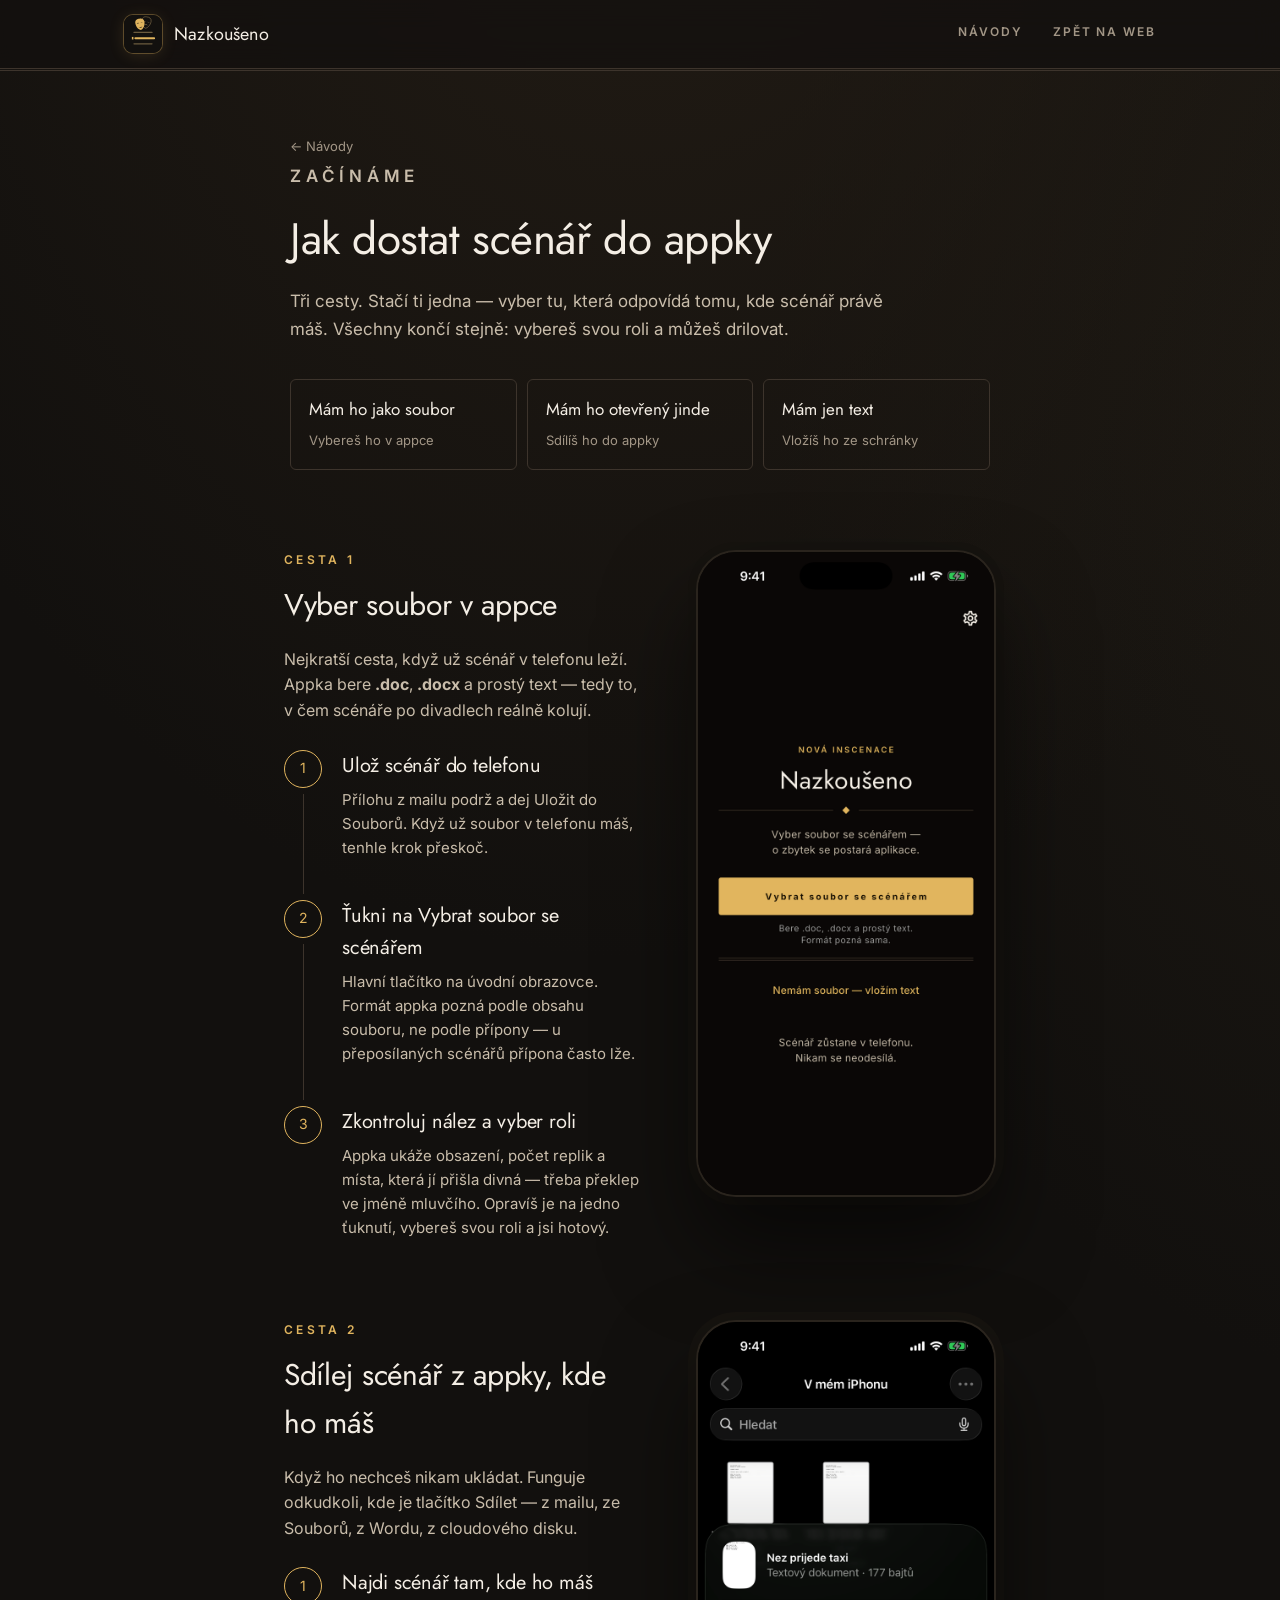
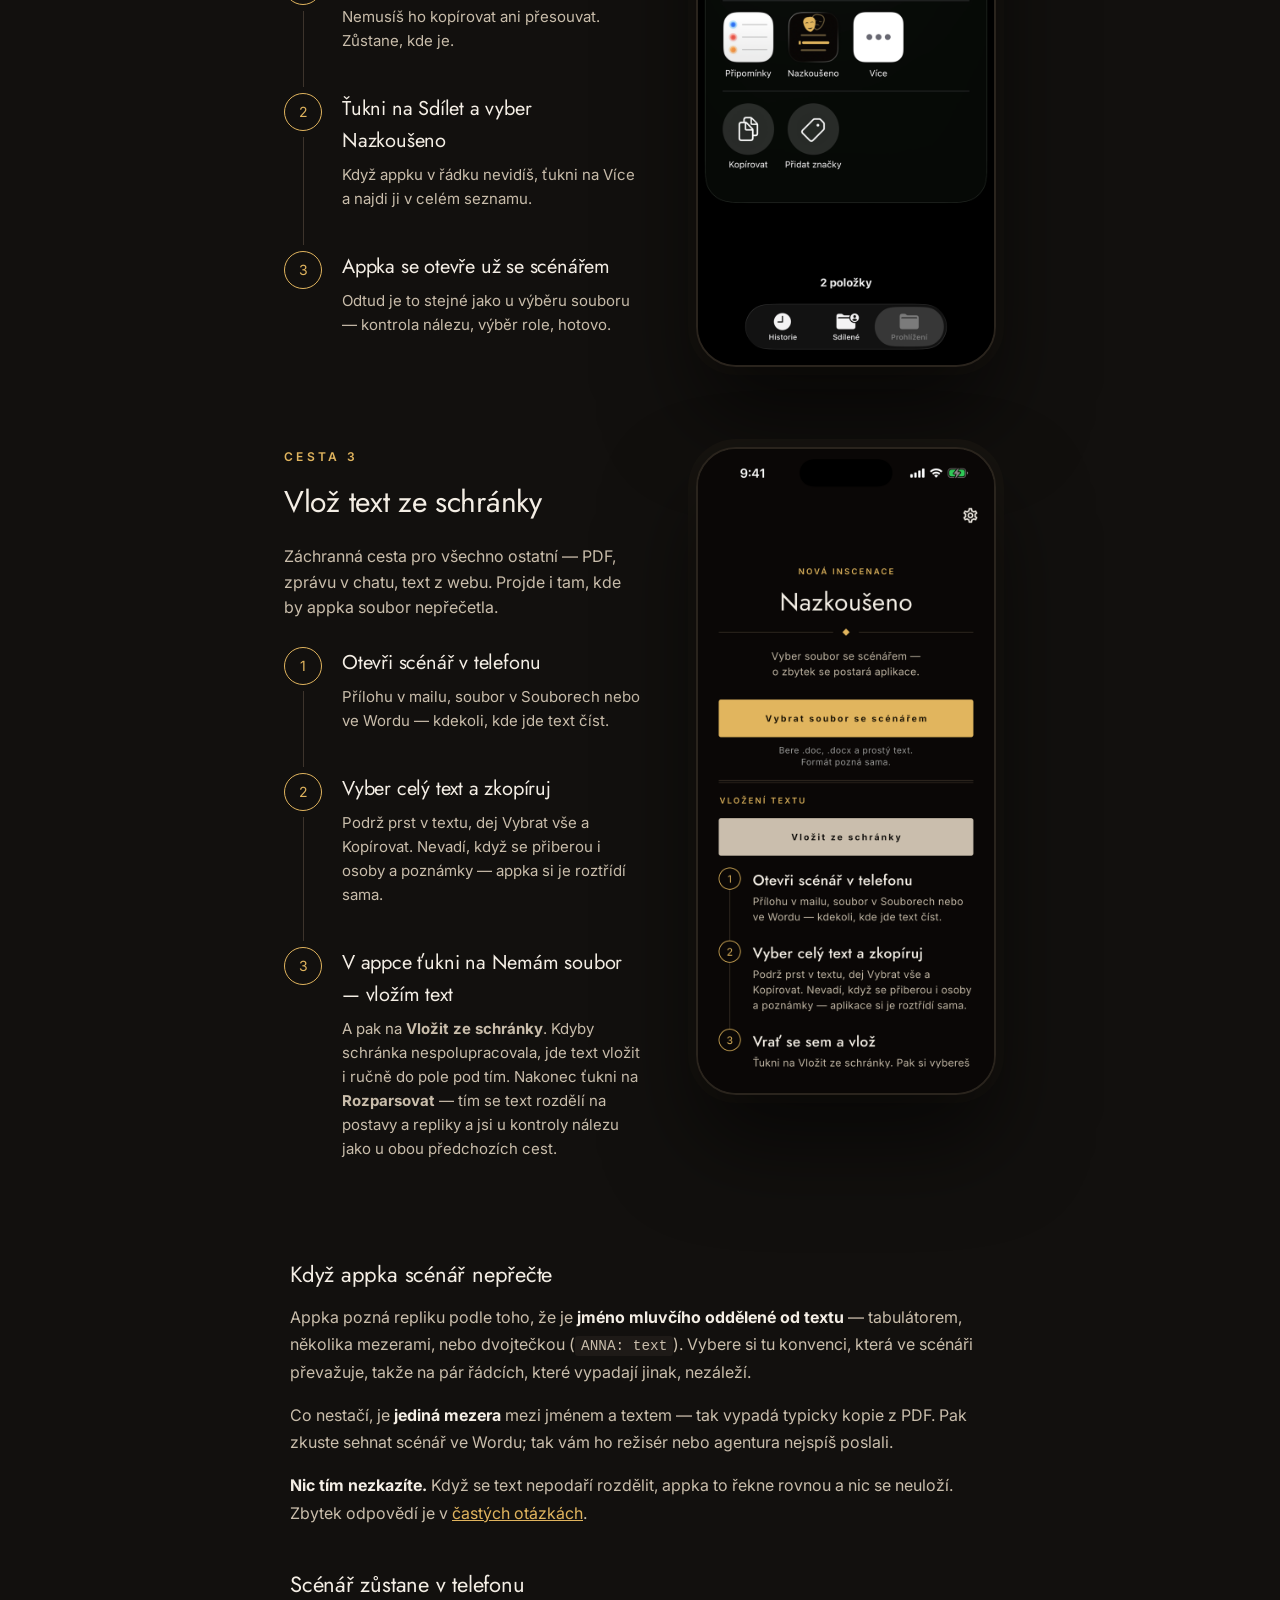
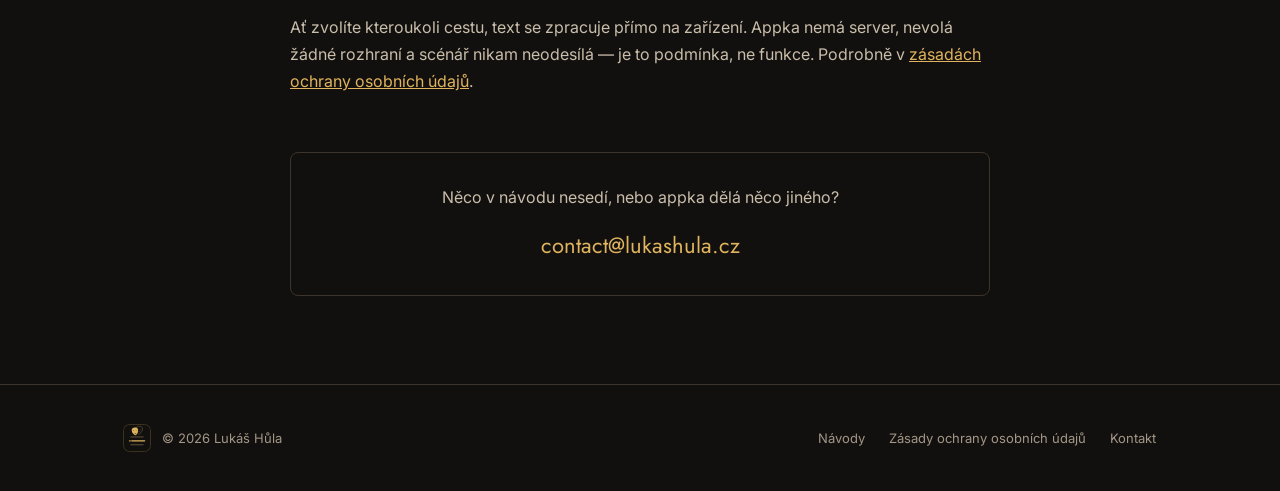
<file: navody/import-scenare.html>
<!doctype html>
<html lang="cs">
<head>
<meta charset="utf-8">
<meta name="viewport" content="width=device-width, initial-scale=1">
<title>Jak dostat scénář do appky — Nazkoušeno</title>
<meta name="description" content="Tři cesty, jak dostat scénář do appky Nazkoušeno: vybrat soubor, sdílet ho z jiné appky, nebo vložit text ze schránky. Se snímky z appky.">
<meta name="theme-color" content="#12100E">
<link rel="icon" type="image/svg+xml" href="../assets/img/favicon.svg">
<link rel="stylesheet" href="../assets/css/site.css?v=9">
</head>
<body>

<header class="site-header">
  <div class="container">
    <a class="brand" href="../index.html">
      <img class="brand-mark" src="../assets/img/logo.svg" alt="" width="38" height="38">
      <span>Nazkoušeno</span>
    </a>
    <nav class="nav-links">
      <a href="index.html">Návody</a>
      <a href="../index.html">Zpět na web</a>
    </nav>
  </div>
</header>

<main>
  <section style="padding-top:64px;">
    <div class="container container--narrow">

      <div class="guide-head">
        <a class="crumb" href="index.html">← Návody</a>
        <p class="eyebrow">Začínáme</p>
        <h1>Jak dostat scénář do appky</h1>
        <p>Tři cesty. Stačí ti jedna — vyber tu, která odpovídá tomu, kde scénář právě máš. Všechny končí stejně: vybereš svou roli a můžeš drilovat.</p>
      </div>

      <div class="ways">
        <a class="way-link" href="#soubor">
          <strong>Mám ho jako soubor</strong>
          <span>Vybereš ho v appce</span>
        </a>
        <a class="way-link" href="#sdileni">
          <strong>Mám ho otevřený jinde</strong>
          <span>Sdílíš ho do appky</span>
        </a>
        <a class="way-link" href="#schranka">
          <strong>Mám jen text</strong>
          <span>Vložíš ho ze schránky</span>
        </a>
      </div>

      <!-- Cesta 1 -->
      <div class="way reveal" id="soubor">
        <div class="way-body">
          <p class="eyebrow">Cesta 1</p>
          <h2>Vyber soubor v appce</h2>
          <p class="lede">Nejkratší cesta, když už scénář v telefonu leží. Appka bere <strong>.doc</strong>, <strong>.docx</strong> a prostý text — tedy to, v čem scénáře po divadlech reálně kolují.</p>

          <div class="steps">
            <div class="step">
              <div class="step-marker"><div class="num">1</div><div class="line"></div></div>
              <div class="step-body">
                <h3>Ulož scénář do telefonu</h3>
                <p>Přílohu z mailu podrž a dej Uložit do Souborů. Když už soubor v telefonu máš, tenhle krok přeskoč.</p>
              </div>
            </div>
            <div class="step">
              <div class="step-marker"><div class="num">2</div><div class="line"></div></div>
              <div class="step-body">
                <h3>Ťukni na Vybrat soubor se scénářem</h3>
                <p>Hlavní tlačítko na úvodní obrazovce. Formát appka pozná podle obsahu souboru, ne podle přípony — u přeposílaných scénářů přípona často lže.</p>
              </div>
            </div>
            <div class="step">
              <div class="step-marker"><div class="num">3</div></div>
              <div class="step-body">
                <h3>Zkontroluj nález a vyber roli</h3>
                <p>Appka ukáže obsazení, počet replik a místa, která jí přišla divná — třeba překlep ve jméně mluvčího. Opravíš je na jedno ťuknutí, vybereš svou roli a jsi hotový.</p>
              </div>
            </div>
          </div>
        </div>
        <div class="way-visual">
          <div class="phone">
            <img src="../assets/img/navod/import-soubor.png" alt="Úvodní obrazovka appky Nazkoušeno s hlavním tlačítkem Vybrat soubor se scénářem a poznámkou, že appka bere .doc, .docx a prostý text." width="700" height="1522" loading="lazy">
          </div>
        </div>
      </div>

      <!-- Cesta 2 -->
      <div class="way reveal" id="sdileni">
        <div class="way-body">
          <p class="eyebrow">Cesta 2</p>
          <h2>Sdílej scénář z appky, kde ho máš</h2>
          <p class="lede">Když ho nechceš nikam ukládat. Funguje odkudkoli, kde je tlačítko Sdílet — z mailu, ze Souborů, z Wordu, z cloudového disku.</p>

          <div class="steps">
            <div class="step">
              <div class="step-marker"><div class="num">1</div><div class="line"></div></div>
              <div class="step-body">
                <h3>Najdi scénář tam, kde ho máš</h3>
                <p>Nemusíš ho kopírovat ani přesouvat. Zůstane, kde je.</p>
              </div>
            </div>
            <div class="step">
              <div class="step-marker"><div class="num">2</div><div class="line"></div></div>
              <div class="step-body">
                <h3>Ťukni na Sdílet a vyber Nazkoušeno</h3>
                <p>Když appku v řádku nevidíš, ťukni na Více a najdi ji v celém seznamu.</p>
              </div>
            </div>
            <div class="step">
              <div class="step-marker"><div class="num">3</div></div>
              <div class="step-body">
                <h3>Appka se otevře už se scénářem</h3>
                <p>Odtud je to stejné jako u výběru souboru — kontrola nálezu, výběr role, hotovo.</p>
              </div>
            </div>
          </div>
        </div>
        <div class="way-visual">
          <div class="phone">
            <img src="../assets/img/navod/import-sdileni.png" alt="Systémové okno sdílení nad textovým dokumentem se scénářem, v nabídce cílů je appka Nazkoušeno." width="700" height="1522" loading="lazy">
          </div>
        </div>
      </div>

      <!-- Cesta 3 -->
      <div class="way reveal" id="schranka">
        <div class="way-body">
          <p class="eyebrow">Cesta 3</p>
          <h2>Vlož text ze schránky</h2>
          <p class="lede">Záchranná cesta pro všechno ostatní — PDF, zprávu v chatu, text z webu. Projde i tam, kde by appka soubor nepřečetla.</p>

          <div class="steps">
            <div class="step">
              <div class="step-marker"><div class="num">1</div><div class="line"></div></div>
              <div class="step-body">
                <h3>Otevři scénář v telefonu</h3>
                <p>Přílohu v mailu, soubor v Souborech nebo ve Wordu — kdekoli, kde jde text číst.</p>
              </div>
            </div>
            <div class="step">
              <div class="step-marker"><div class="num">2</div><div class="line"></div></div>
              <div class="step-body">
                <h3>Vyber celý text a zkopíruj</h3>
                <p>Podrž prst v textu, dej Vybrat vše a Kopírovat. Nevadí, když se přiberou i osoby a poznámky — appka si je roztřídí sama.</p>
              </div>
            </div>
            <div class="step">
              <div class="step-marker"><div class="num">3</div></div>
              <div class="step-body">
                <h3>V appce ťukni na Nemám soubor — vložím text</h3>
                <p>A pak na <strong>Vložit ze schránky</strong>. Kdyby schránka nespolupracovala, jde text vložit i ručně do pole pod tím. Nakonec ťukni na <strong>Rozparsovat</strong> — tím se text rozdělí na postavy a repliky a jsi u kontroly nálezu jako u obou předchozích cest.</p>
              </div>
            </div>
          </div>
        </div>
        <div class="way-visual">
          <div class="phone">
            <img src="../assets/img/navod/import-schranka.png" alt="Obrazovka importu v appce Nazkoušeno s rozbalenou cestou Vložení textu: tlačítko Vložit ze schránky a tři číslované kroky návodu." width="700" height="1522" loading="lazy">
          </div>
        </div>
      </div>

      <div class="policy" style="max-width:700px;margin:96px auto 0">
        <h2>Když appka scénář nepřečte</h2>
        <p>Appka pozná repliku podle toho, že je <strong>jméno mluvčího oddělené od textu</strong> — tabulátorem, několika mezerami, nebo dvojtečkou (<code>ANNA: text</code>). Vybere si tu konvenci, která ve scénáři převažuje, takže na pár řádcích, které vypadají jinak, nezáleží.</p>
        <p>Co nestačí, je <strong>jediná mezera</strong> mezi jménem a textem — tak vypadá typicky kopie z PDF. Pak zkuste sehnat scénář ve Wordu; tak vám ho režisér nebo agentura nejspíš poslali.</p>
        <p><strong>Nic tím nezkazíte.</strong> Když se text nepodaří rozdělit, appka to řekne rovnou a nic se neuloží. Zbytek odpovědí je v <a href="../index.html#podpora" style="color:var(--brass)">častých otázkách</a>.</p>

        <h2>Scénář zůstane v telefonu</h2>
        <p>Ať zvolíte kteroukoli cestu, text se zpracuje přímo na zařízení. Appka nemá server, nevolá žádné rozhraní a scénář nikam neodesílá — je to podmínka, ne funkce. Podrobně v <a href="../soukromi.html" style="color:var(--brass)">zásadách ochrany osobních údajů</a>.</p>
      </div>

      <div class="contact-box reveal">
        <p>Něco v návodu nesedí, nebo appka dělá něco jiného?</p>
        <a class="mail" href="mailto:contact@lukashula.cz">contact@lukashula.cz</a>
      </div>

    </div>
  </section>
</main>

<footer>
  <div class="container">
    <span class="footer-brand"><img class="footer-mark" src="../assets/img/logo.svg" alt="" width="26" height="26"><span>© 2026 Lukáš Hůla</span></span>
    <div class="footer-links">
      <a href="index.html">Návody</a>
      <a href="../soukromi.html">Zásady ochrany osobních údajů</a>
      <a href="mailto:contact@lukashula.cz">Kontakt</a>
    </div>
  </div>
</footer>

<script>
// Táž pojistka jako na úvodní stránce: `.reveal` je bez JS neviditelný,
// takže co je v zorném poli hned při načtení, odkryje se bez animace.
var revealEls = document.querySelectorAll('.reveal');
function showNow(el) { el.classList.add('is-visible'); }
if ('IntersectionObserver' in window) {
  var io = new IntersectionObserver(function (entries) {
    entries.forEach(function (entry) {
      if (entry.isIntersecting) { showNow(entry.target); io.unobserve(entry.target); }
    });
  }, { rootMargin: '0px 0px 300px 0px', threshold: 0 });
  revealEls.forEach(function (el) {
    if (el.getBoundingClientRect().top < window.innerHeight) { showNow(el); } else { io.observe(el); }
  });
  setTimeout(function () { revealEls.forEach(showNow); }, 5000);
} else {
  revealEls.forEach(showNow);
}
</script>

</body>
</html>
</file>
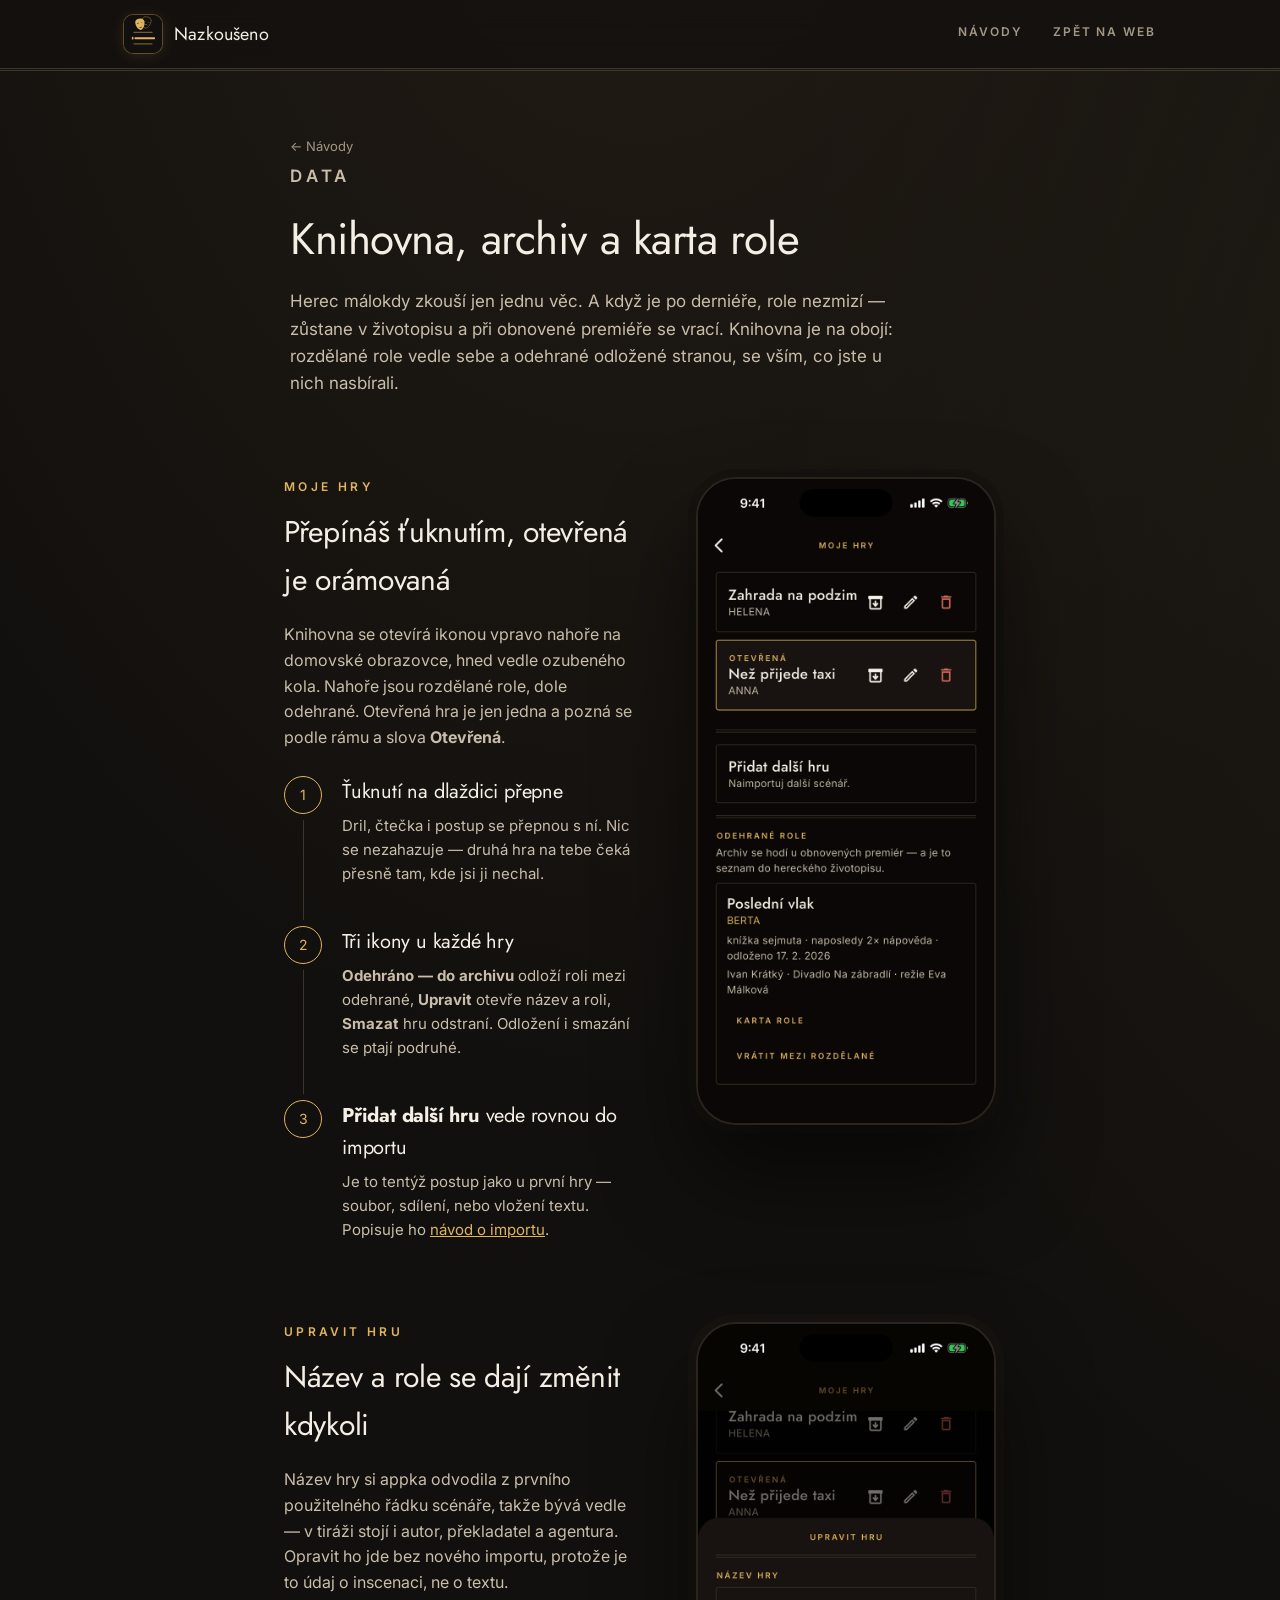
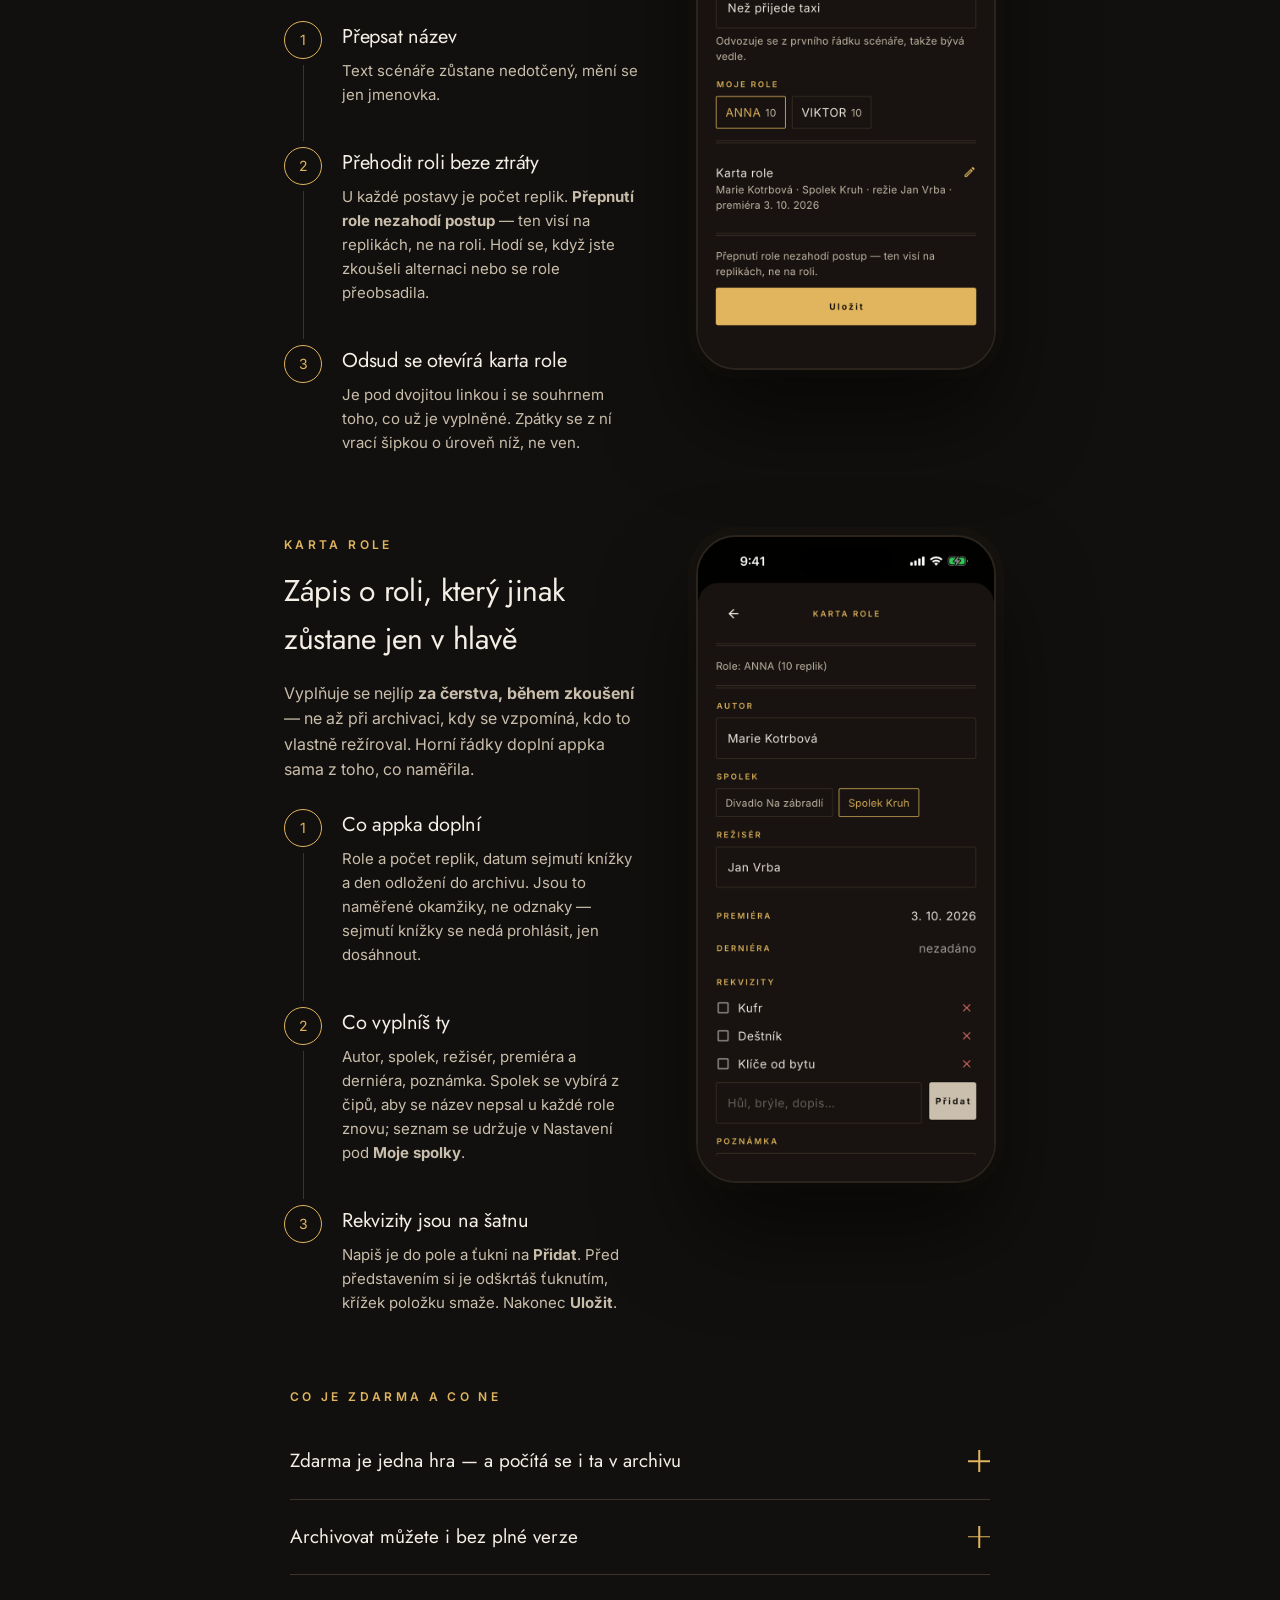
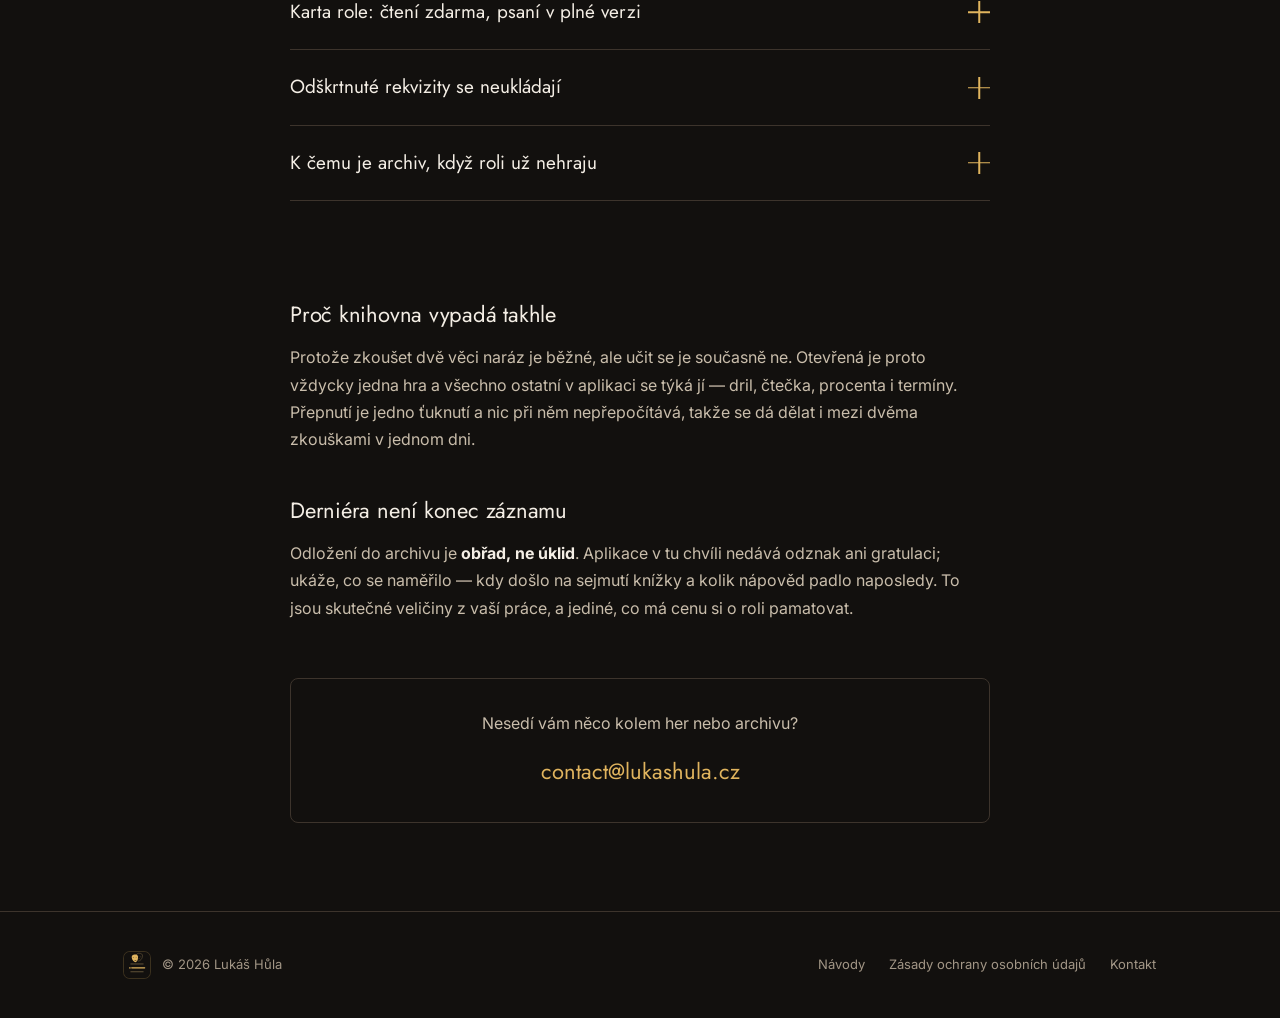
<file: navody/knihovna.html>
<!doctype html>
<html lang="cs">
<head>
<meta charset="utf-8">
<meta name="viewport" content="width=device-width, initial-scale=1">
<title>Knihovna, archiv a karta role — Nazkoušeno</title>
<meta name="description" content="Jak mít v Nazkoušeno víc rolí naráz, jak odložit odehranou roli do archivu a co je na kartě role. Co je zdarma a co odemkne plná verze.">
<meta name="theme-color" content="#12100E">
<link rel="icon" type="image/svg+xml" href="../assets/img/favicon.svg">
<link rel="stylesheet" href="../assets/css/site.css?v=9">
</head>
<body>

<header class="site-header">
  <div class="container">
    <a class="brand" href="../index.html">
      <img class="brand-mark" src="../assets/img/logo.svg" alt="" width="38" height="38">
      <span>Nazkoušeno</span>
    </a>
    <nav class="nav-links">
      <a href="index.html">Návody</a>
      <a href="../index.html">Zpět na web</a>
    </nav>
  </div>
</header>

<main>
  <section style="padding-top:64px;">
    <div class="container container--narrow">

      <div class="guide-head">
        <a class="crumb" href="index.html">← Návody</a>
        <p class="eyebrow">Data</p>
        <h1>Knihovna, archiv a karta role</h1>
        <p>Herec málokdy zkouší jen jednu věc. A když je po derniéře, role nezmizí — zůstane v životopisu a při obnovené premiéře se vrací. Knihovna je na obojí: rozdělané role vedle sebe a odehrané odložené stranou, se vším, co jste u nich nasbírali.</p>
      </div>

      <!-- Moje hry -->
      <div class="way reveal">
        <div class="way-body">
          <p class="eyebrow">Moje hry</p>
          <h2>Přepínáš ťuknutím, otevřená je orámovaná</h2>
          <p class="lede">Knihovna se otevírá ikonou vpravo nahoře na domovské obrazovce, hned vedle ozubeného kola. Nahoře jsou rozdělané role, dole odehrané. Otevřená hra je jen jedna a pozná se podle rámu a slova <strong>Otevřená</strong>.</p>

          <div class="steps">
            <div class="step">
              <div class="step-marker"><div class="num">1</div><div class="line"></div></div>
              <div class="step-body">
                <h3>Ťuknutí na dlaždici přepne</h3>
                <p>Dril, čtečka i postup se přepnou s ní. Nic se nezahazuje — druhá hra na tebe čeká přesně tam, kde jsi ji nechal.</p>
              </div>
            </div>
            <div class="step">
              <div class="step-marker"><div class="num">2</div><div class="line"></div></div>
              <div class="step-body">
                <h3>Tři ikony u každé hry</h3>
                <p><strong>Odehráno — do archivu</strong> odloží roli mezi odehrané, <strong>Upravit</strong> otevře název a roli, <strong>Smazat</strong> hru odstraní. Odložení i smazání se ptají podruhé.</p>
              </div>
            </div>
            <div class="step">
              <div class="step-marker"><div class="num">3</div></div>
              <div class="step-body">
                <h3><strong>Přidat další hru</strong> vede rovnou do importu</h3>
                <p>Je to tentýž postup jako u první hry — soubor, sdílení, nebo vložení textu. Popisuje ho <a href="import-scenare.html" style="color:var(--brass)">návod o importu</a>.</p>
              </div>
            </div>
          </div>
        </div>
        <div class="way-visual">
          <div class="phone">
            <img src="../assets/img/navod/knihovna-hry.png" alt="Obrazovka Moje hry: dvě rozdělané hry, otevřená je orámovaná, pod nimi Přidat další hru a oddíl Odehrané role s archivovanou inscenací." width="700" height="1522" loading="lazy">
          </div>
        </div>
      </div>

      <!-- Upravit hru -->
      <div class="way reveal">
        <div class="way-body">
          <p class="eyebrow">Upravit hru</p>
          <h2>Název a role se dají změnit kdykoli</h2>
          <p class="lede">Název hry si appka odvodila z prvního použitelného řádku scénáře, takže bývá vedle — v tiráži stojí i autor, překladatel a agentura. Opravit ho jde bez nového importu, protože je to údaj o inscenaci, ne o textu.</p>

          <div class="steps">
            <div class="step">
              <div class="step-marker"><div class="num">1</div><div class="line"></div></div>
              <div class="step-body">
                <h3>Přepsat název</h3>
                <p>Text scénáře zůstane nedotčený, mění se jen jmenovka.</p>
              </div>
            </div>
            <div class="step">
              <div class="step-marker"><div class="num">2</div><div class="line"></div></div>
              <div class="step-body">
                <h3>Přehodit roli beze ztráty</h3>
                <p>U každé postavy je počet replik. <strong>Přepnutí role nezahodí postup</strong> — ten visí na replikách, ne na roli. Hodí se, když jste zkoušeli alternaci nebo se role přeobsadila.</p>
              </div>
            </div>
            <div class="step">
              <div class="step-marker"><div class="num">3</div></div>
              <div class="step-body">
                <h3>Odsud se otevírá karta role</h3>
                <p>Je pod dvojitou linkou i se souhrnem toho, co už je vyplněné. Zpátky se z ní vrací šipkou o úroveň níž, ne ven.</p>
              </div>
            </div>
          </div>
        </div>
        <div class="way-visual">
          <div class="phone">
            <img src="../assets/img/navod/knihovna-upravit.png" alt="Panel Upravit hru: pole Název hry, výběr Moje role s počty replik u postav a řádek Karta role se souhrnem autor, spolek, režie a premiéra." width="700" height="1522" loading="lazy">
          </div>
        </div>
      </div>

      <!-- Karta role -->
      <div class="way reveal">
        <div class="way-body">
          <p class="eyebrow">Karta role</p>
          <h2>Zápis o roli, který jinak zůstane jen v hlavě</h2>
          <p class="lede">Vyplňuje se nejlíp <strong>za čerstva, během zkoušení</strong> — ne až při archivaci, kdy se vzpomíná, kdo to vlastně režíroval. Horní řádky doplní appka sama z toho, co naměřila.</p>

          <div class="steps">
            <div class="step">
              <div class="step-marker"><div class="num">1</div><div class="line"></div></div>
              <div class="step-body">
                <h3>Co appka doplní</h3>
                <p>Role a počet replik, datum sejmutí knížky a den odložení do archivu. Jsou to naměřené okamžiky, ne odznaky — sejmutí knížky se nedá prohlásit, jen dosáhnout.</p>
              </div>
            </div>
            <div class="step">
              <div class="step-marker"><div class="num">2</div><div class="line"></div></div>
              <div class="step-body">
                <h3>Co vyplníš ty</h3>
                <p>Autor, spolek, režisér, premiéra a derniéra, poznámka. Spolek se vybírá z čipů, aby se název nepsal u každé role znovu; seznam se udržuje v Nastavení pod <strong>Moje spolky</strong>.</p>
              </div>
            </div>
            <div class="step">
              <div class="step-marker"><div class="num">3</div></div>
              <div class="step-body">
                <h3>Rekvizity jsou na šatnu</h3>
                <p>Napiš je do pole a ťukni na <strong>Přidat</strong>. Před představením si je odškrtáš ťuknutím, křížek položku smaže. Nakonec <strong>Uložit</strong>.</p>
              </div>
            </div>
          </div>
        </div>
        <div class="way-visual">
          <div class="phone">
            <img src="../assets/img/navod/knihovna-karta.png" alt="Karta role s řádkem Role: ANNA (10 replik), vyplněným autorem, vybraným spolkem, režisérem, datem premiéry, třemi rekvizitami k odškrtnutí a poznámkou." width="700" height="1522" loading="lazy">
          </div>
        </div>
      </div>

      <div class="reveal" style="max-width:700px;margin:72px auto 0">
        <p class="eyebrow" style="display:block;margin-bottom:18px">Co je zdarma a co ne</p>
        <div class="faq">
          <details>
            <summary>Zdarma je jedna hra — a počítá se i ta v archivu<span class="plus" aria-hidden="true"></span></summary>
            <p>Bezplatná verze má <strong>jednu inscenaci celkem</strong>, ne jednu rozdělanou. Odložení do archivu tedy místo neuvolní: kdyby ano, „odlož a naimportuj další zdarma" by z placené knihovny udělalo fikci. Ta jedna hra je za to celá a bez omezení — žádné useknuté dějství, žádný limit řádků.</p>
            <p><strong>Smazání místo uvolní.</strong> Kdo svou práci zahodí, začíná znovu; trvalý příznak by trestal i omyl.</p>
          </details>
          <details>
            <summary>Archivovat můžete i bez plné verze<span class="plus" aria-hidden="true"></span></summary>
            <p>Ano, a je to schválně. Jinak byste se dohrané role zbavili jen smazáním a přišli o postup i poznámky. Odložení nic nemaže: „Text, poznámky i postup zůstanou a dá se kdykoli vrátit."</p>
            <p>Zpátky se role vrací tlačítkem <strong>Vrátit mezi rozdělané</strong> na její dlaždici v archivu. Je to zdarma <strong>jako výměna</strong> — tedy když vedle ní žádná rozdělaná hra není. Odložit jednu a vrátit druhou jde pořád; dvě aktivní naráz už jsou knihovna, a ta je placená.</p>
          </details>
          <details>
            <summary>Karta role: čtení zdarma, psaní v plné verzi<span class="plus" aria-hidden="true"></span></summary>
            <p>Souhrn vyplněné karty vidíte na dlaždici v archivu vždycky, i bez plné verze, a projde i do zálohy. Placená je <strong>editace</strong> karty a správa seznamu spolků. Vaše data se nezamykají — platí se za práci s nimi, ne za přístup k nim.</p>
          </details>
          <details>
            <summary>Odškrtnuté rekvizity se neukládají<span class="plus" aria-hidden="true"></span></summary>
            <p>Je to záměr, ne chyba. Checklist se prochází <strong>před každým představením znovu</strong> a fajfka ze včerejška by lhala — tvářila by se, že hůl je v šatně, i když jste ji nechali doma. Seznam položek uložený je, jen jejich odškrtnutí ne.</p>
          </details>
          <details>
            <summary>K čemu je archiv, když roli už nehraju<span class="plus" aria-hidden="true"></span></summary>
            <p>Ke dvěma věcem. Obnovené premiéry se vracejí i po letech a text s poznámkami je v tu chvíli k nezaplacení. A druhá: seznam rolí s autorem, souborem, režisérem a datem premiéry je přesně to, co potřebujete do hereckého životopisu — a co si jinak nikdo nikam nepíše.</p>
          </details>
        </div>
      </div>

      <div class="policy" style="max-width:700px;margin:96px auto 0">
        <h2>Proč knihovna vypadá takhle</h2>
        <p>Protože zkoušet dvě věci naráz je běžné, ale učit se je současně ne. Otevřená je proto vždycky jedna hra a všechno ostatní v aplikaci se týká jí — dril, čtečka, procenta i termíny. Přepnutí je jedno ťuknutí a nic při něm nepřepočítává, takže se dá dělat i mezi dvěma zkouškami v jednom dni.</p>

        <h2>Derniéra není konec záznamu</h2>
        <p>Odložení do archivu je <strong>obřad, ne úklid</strong>. Aplikace v tu chvíli nedává odznak ani gratulaci; ukáže, co se naměřilo — kdy došlo na sejmutí knížky a kolik nápověd padlo naposledy. To jsou skutečné veličiny z vaší práce, a jediné, co má cenu si o roli pamatovat.</p>
      </div>

      <div class="contact-box reveal">
        <p>Nesedí vám něco kolem her nebo archivu?</p>
        <a class="mail" href="mailto:contact@lukashula.cz">contact@lukashula.cz</a>
      </div>

    </div>
  </section>
</main>

<footer>
  <div class="container">
    <span class="footer-brand"><img class="footer-mark" src="../assets/img/logo.svg" alt="" width="26" height="26"><span>© 2026 Lukáš Hůla</span></span>
    <div class="footer-links">
      <a href="index.html">Návody</a>
      <a href="../soukromi.html">Zásady ochrany osobních údajů</a>
      <a href="mailto:contact@lukashula.cz">Kontakt</a>
    </div>
  </div>
</footer>

<script>
// Táž pojistka jako na úvodní stránce: `.reveal` je bez JS neviditelný,
// takže co je v zorném poli hned při načtení, odkryje se bez animace.
var revealEls = document.querySelectorAll('.reveal');
function showNow(el) { el.classList.add('is-visible'); }
if ('IntersectionObserver' in window) {
  var io = new IntersectionObserver(function (entries) {
    entries.forEach(function (entry) {
      if (entry.isIntersecting) { showNow(entry.target); io.unobserve(entry.target); }
    });
  }, { rootMargin: '0px 0px 300px 0px', threshold: 0 });
  revealEls.forEach(function (el) {
    if (el.getBoundingClientRect().top < window.innerHeight) { showNow(el); } else { io.observe(el); }
  });
  setTimeout(function () { revealEls.forEach(showNow); }, 5000);
} else {
  revealEls.forEach(showNow);
}
</script>

</body>
</html>
</file>
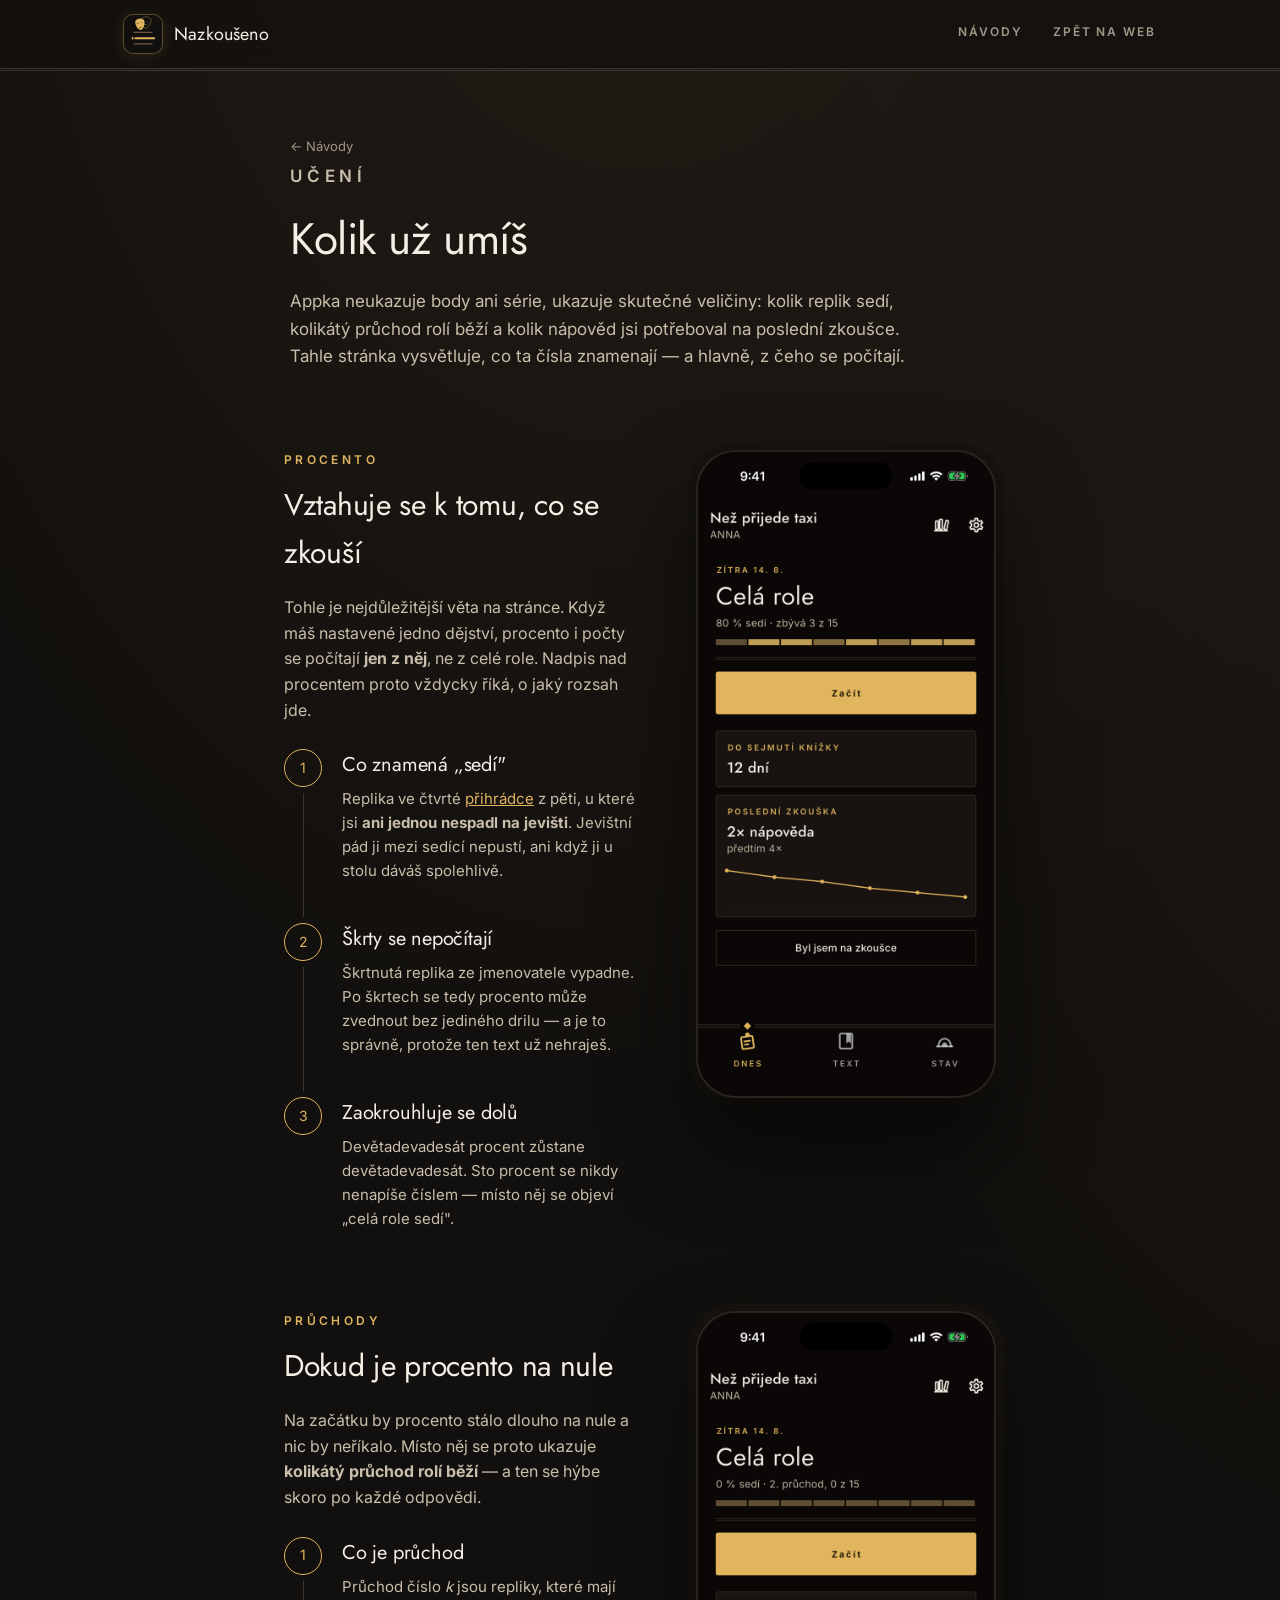
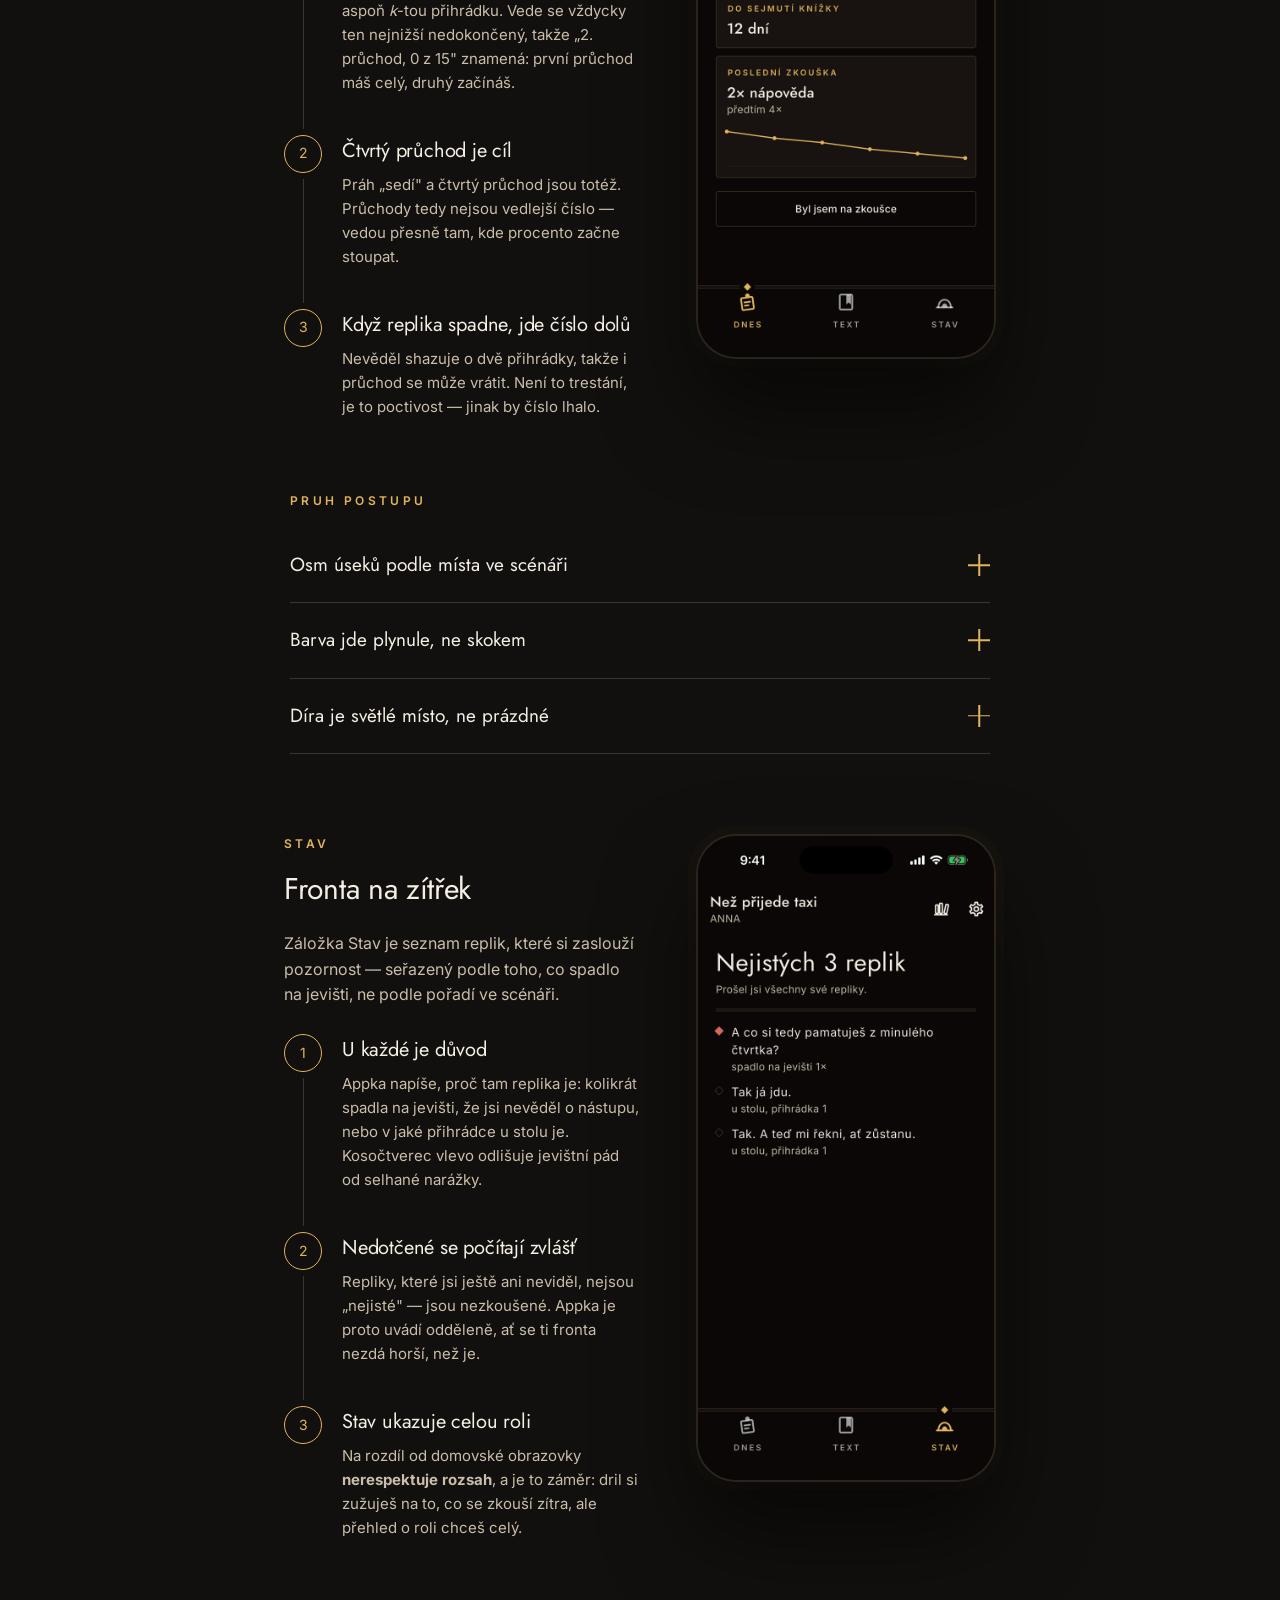
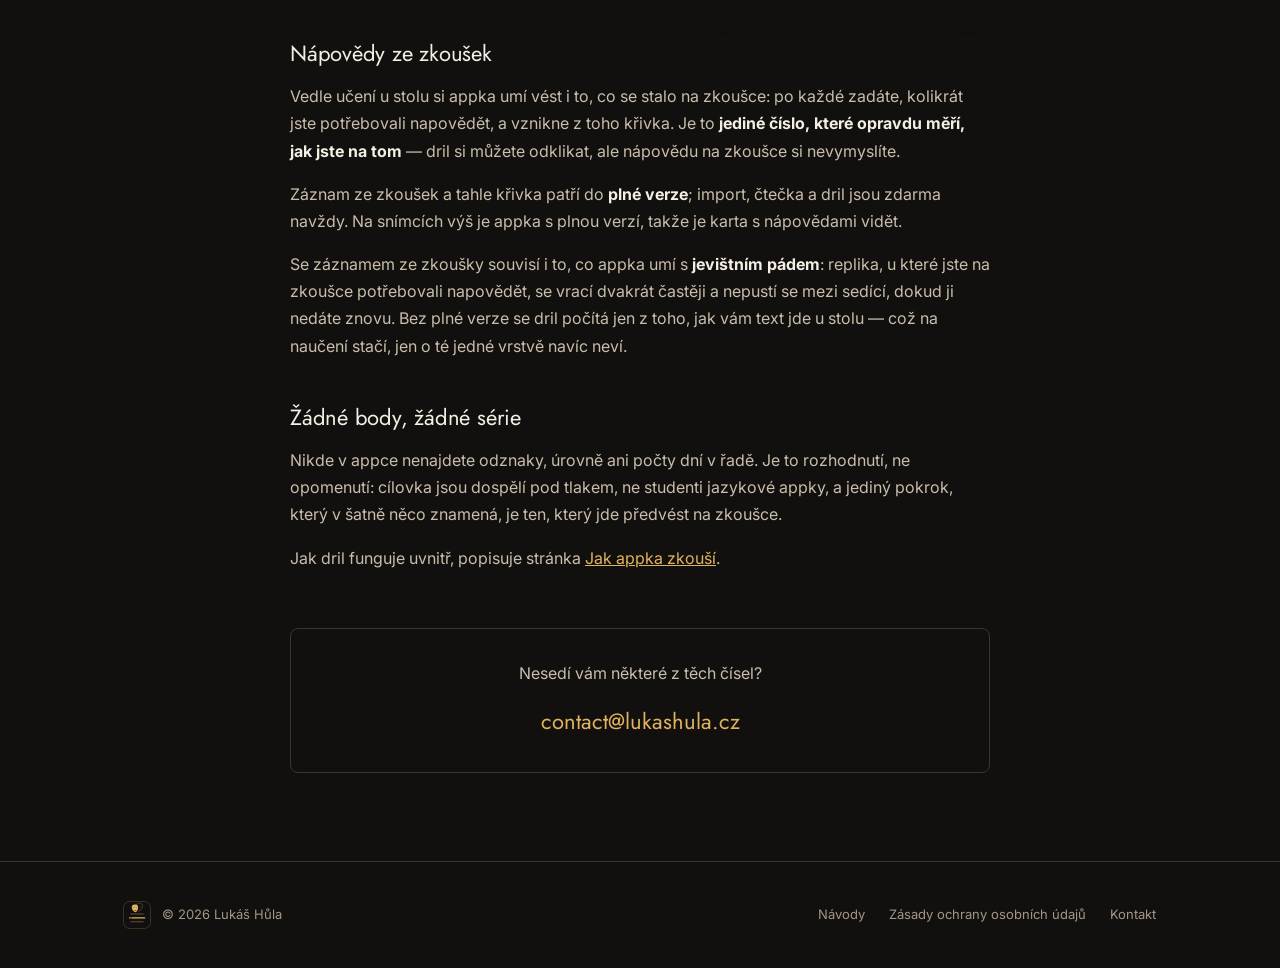
<file: navody/kolik-uz-umim.html>
<!doctype html>
<html lang="cs">
<head>
<meta charset="utf-8">
<meta name="viewport" content="width=device-width, initial-scale=1">
<title>Kolik už umíš — Nazkoušeno</title>
<meta name="description" content="Co znamená procento na domovské obrazovce Nazkoušeno, proč se vztahuje jen k tomu, co se zkouší, co jsou průchody rolí a jak čtete pruh postupu.">
<meta name="theme-color" content="#12100E">
<link rel="icon" type="image/svg+xml" href="../assets/img/favicon.svg">
<link rel="stylesheet" href="../assets/css/site.css?v=9">
</head>
<body>

<header class="site-header">
  <div class="container">
    <a class="brand" href="../index.html">
      <img class="brand-mark" src="../assets/img/logo.svg" alt="" width="38" height="38">
      <span>Nazkoušeno</span>
    </a>
    <nav class="nav-links">
      <a href="index.html">Návody</a>
      <a href="../index.html">Zpět na web</a>
    </nav>
  </div>
</header>

<main>
  <section style="padding-top:64px;">
    <div class="container container--narrow">

      <div class="guide-head">
        <a class="crumb" href="index.html">← Návody</a>
        <p class="eyebrow">Učení</p>
        <h1>Kolik už umíš</h1>
        <p>Appka neukazuje body ani série, ukazuje skutečné veličiny: kolik replik sedí, kolikátý průchod rolí běží a kolik nápověd jsi potřeboval na poslední zkoušce. Tahle stránka vysvětluje, co ta čísla znamenají — a hlavně, z čeho se počítají.</p>
      </div>

      <!-- Procento -->
      <div class="way reveal">
        <div class="way-body">
          <p class="eyebrow">Procento</p>
          <h2>Vztahuje se k tomu, co se zkouší</h2>
          <p class="lede">Tohle je nejdůležitější věta na stránce. Když máš nastavené jedno dějství, procento i počty se počítají <strong>jen z něj</strong>, ne z celé role. Nadpis nad procentem proto vždycky říká, o jaký rozsah jde.</p>

          <div class="steps">
            <div class="step">
              <div class="step-marker"><div class="num">1</div><div class="line"></div></div>
              <div class="step-body">
                <h3>Co znamená „sedí"</h3>
                <p>Replika ve čtvrté <a href="dril.html#leitner" style="color:var(--brass)">přihrádce</a> z pěti, u které jsi <strong>ani jednou nespadl na jevišti</strong>. Jevištní pád ji mezi sedící nepustí, ani když ji u stolu dáváš spolehlivě.</p>
              </div>
            </div>
            <div class="step">
              <div class="step-marker"><div class="num">2</div><div class="line"></div></div>
              <div class="step-body">
                <h3>Škrty se nepočítají</h3>
                <p>Škrtnutá replika ze jmenovatele vypadne. Po škrtech se tedy procento může zvednout bez jediného drilu — a je to správně, protože ten text už nehraješ.</p>
              </div>
            </div>
            <div class="step">
              <div class="step-marker"><div class="num">3</div></div>
              <div class="step-body">
                <h3>Zaokrouhluje se dolů</h3>
                <p>Devětadevadesát procent zůstane devětadevadesát. Sto procent se nikdy nenapíše číslem — místo něj se objeví „celá role sedí".</p>
              </div>
            </div>
          </div>
        </div>
        <div class="way-visual">
          <div class="phone">
            <img src="../assets/img/navod/postup-procenta.png" alt="Domovská obrazovka appky Nazkoušeno s nadpisem Celá role, řádkem 80 % sedí, zbývá 3 z 15 a osmisegmentovým pruhem postupu, kde jsou některé úseky tmavší." width="700" height="1522" loading="lazy">
          </div>
        </div>
      </div>

      <!-- Průchody -->
      <div class="way reveal">
        <div class="way-body">
          <p class="eyebrow">Průchody</p>
          <h2>Dokud je procento na nule</h2>
          <p class="lede">Na začátku by procento stálo dlouho na nule a nic by neříkalo. Místo něj se proto ukazuje <strong>kolikátý průchod rolí běží</strong> — a ten se hýbe skoro po každé odpovědi.</p>

          <div class="steps">
            <div class="step">
              <div class="step-marker"><div class="num">1</div><div class="line"></div></div>
              <div class="step-body">
                <h3>Co je průchod</h3>
                <p>Průchod číslo <em>k</em> jsou repliky, které mají aspoň <em>k</em>-tou přihrádku. Vede se vždycky ten nejnižší nedokončený, takže „2. průchod, 0 z 15" znamená: první průchod máš celý, druhý začínáš.</p>
              </div>
            </div>
            <div class="step">
              <div class="step-marker"><div class="num">2</div><div class="line"></div></div>
              <div class="step-body">
                <h3>Čtvrtý průchod je cíl</h3>
                <p>Práh „sedí" a čtvrtý průchod jsou totéž. Průchody tedy nejsou vedlejší číslo — vedou přesně tam, kde procento začne stoupat.</p>
              </div>
            </div>
            <div class="step">
              <div class="step-marker"><div class="num">3</div></div>
              <div class="step-body">
                <h3>Když replika spadne, jde číslo dolů</h3>
                <p>Nevěděl shazuje o dvě přihrádky, takže i průchod se může vrátit. Není to trestání, je to poctivost — jinak by číslo lhalo.</p>
              </div>
            </div>
          </div>
        </div>
        <div class="way-visual">
          <div class="phone">
            <img src="../assets/img/navod/postup-pruchod.png" alt="Domovská obrazovka appky Nazkoušeno na začátku učení: řádek 0 % sedí, 2. průchod, 0 z 15 a pruh postupu rovnoměrně tmavě zlatý." width="700" height="1522" loading="lazy">
          </div>
        </div>
      </div>

      <div class="reveal" style="max-width:700px;margin:72px auto 0">
        <p class="eyebrow" style="display:block;margin-bottom:18px">Pruh postupu</p>
        <div class="faq">
          <details>
            <summary>Osm úseků podle místa ve scénáři<span class="plus" aria-hidden="true"></span></summary>
            <p>Pruh je rozdělený na osm dílů podle toho, jak jdou vaše repliky za sebou. Ukazuje tedy nejen kolik umíte, ale <strong>kde</strong> to drhne — jestli je díra na začátku, nebo až ve druhém dějství. U role kratší než osm replik má pruh tolik dílů, kolik je replik.</p>
          </details>
          <details>
            <summary>Barva jde plynule, ne skokem<span class="plus" aria-hidden="true"></span></summary>
            <p>Úsek se barví podle <strong>průměrné přihrádky</strong>, ne podle toho, kolik replik už „sedí". Kdyby se barvilo jen sedícími, pruh by po prvních pár večerech zůstal šedý a nedal by zpětnou vazbu — takhle se pohne hned.</p>
          </details>
          <details>
            <summary>Díra je světlé místo, ne prázdné<span class="plus" aria-hidden="true"></span></summary>
            <p>Nejnižší úsek není bílý ani chybějící, jen tmavší. Pruh se čte jako plocha s nestejnou hustotou, ne jako ukazatel nabíjení.</p>
          </details>
        </div>
      </div>

      <!-- Stav -->
      <div class="way reveal">
        <div class="way-body">
          <p class="eyebrow">Stav</p>
          <h2>Fronta na zítřek</h2>
          <p class="lede">Záložka Stav je seznam replik, které si zaslouží pozornost — seřazený podle toho, co spadlo na jevišti, ne podle pořadí ve scénáři.</p>

          <div class="steps">
            <div class="step">
              <div class="step-marker"><div class="num">1</div><div class="line"></div></div>
              <div class="step-body">
                <h3>U každé je důvod</h3>
                <p>Appka napíše, proč tam replika je: kolikrát spadla na jevišti, že jsi nevěděl o nástupu, nebo v jaké přihrádce u stolu je. Kosočtverec vlevo odlišuje jevištní pád od selhané narážky.</p>
              </div>
            </div>
            <div class="step">
              <div class="step-marker"><div class="num">2</div><div class="line"></div></div>
              <div class="step-body">
                <h3>Nedotčené se počítají zvlášť</h3>
                <p>Repliky, které jsi ještě ani neviděl, nejsou „nejisté" — jsou nezkoušené. Appka je proto uvádí odděleně, ať se ti fronta nezdá horší, než je.</p>
              </div>
            </div>
            <div class="step">
              <div class="step-marker"><div class="num">3</div></div>
              <div class="step-body">
                <h3>Stav ukazuje celou roli</h3>
                <p>Na rozdíl od domovské obrazovky <strong>nerespektuje rozsah</strong>, a je to záměr: dril si zužuješ na to, co se zkouší zítra, ale přehled o roli chceš celý.</p>
              </div>
            </div>
          </div>
        </div>
        <div class="way-visual">
          <div class="phone">
            <img src="../assets/img/navod/postup-stav.png" alt="Obrazovka Stav v appce Nazkoušeno: seznam nejistých replik s popiskem, proč jsou ve frontě, a s kosočtvercem odlišujícím jevištní pád." width="700" height="1522" loading="lazy">
          </div>
        </div>
      </div>

      <div class="policy" style="max-width:700px;margin:96px auto 0">
        <h2>Nápovědy ze zkoušek</h2>
        <p>Vedle učení u stolu si appka umí vést i to, co se stalo na zkoušce: po každé zadáte, kolikrát jste potřebovali napovědět, a vznikne z toho křivka. Je to <strong>jediné číslo, které opravdu měří, jak jste na tom</strong> — dril si můžete odklikat, ale nápovědu na zkoušce si nevymyslíte.</p>
        <p>Záznam ze zkoušek a tahle křivka patří do <strong>plné verze</strong>; import, čtečka a dril jsou zdarma navždy. Na snímcích výš je appka s plnou verzí, takže je karta s nápovědami vidět.</p>
        <p>Se záznamem ze zkoušky souvisí i to, co appka umí s <strong>jevištním pádem</strong>: replika, u které jste na zkoušce potřebovali napovědět, se vrací dvakrát častěji a nepustí se mezi sedící, dokud ji nedáte znovu. Bez plné verze se dril počítá jen z toho, jak vám text jde u stolu — což na naučení stačí, jen o té jedné vrstvě navíc neví.</p>

        <h2>Žádné body, žádné série</h2>
        <p>Nikde v appce nenajdete odznaky, úrovně ani počty dní v řadě. Je to rozhodnutí, ne opomenutí: cílovka jsou dospělí pod tlakem, ne studenti jazykové appky, a jediný pokrok, který v šatně něco znamená, je ten, který jde předvést na zkoušce.</p>
        <p>Jak dril funguje uvnitř, popisuje stránka <a href="dril.html" style="color:var(--brass)">Jak appka zkouší</a>.</p>
      </div>

      <div class="contact-box reveal">
        <p>Nesedí vám některé z těch čísel?</p>
        <a class="mail" href="mailto:contact@lukashula.cz">contact@lukashula.cz</a>
      </div>

    </div>
  </section>
</main>

<footer>
  <div class="container">
    <span class="footer-brand"><img class="footer-mark" src="../assets/img/logo.svg" alt="" width="26" height="26"><span>© 2026 Lukáš Hůla</span></span>
    <div class="footer-links">
      <a href="index.html">Návody</a>
      <a href="../soukromi.html">Zásady ochrany osobních údajů</a>
      <a href="mailto:contact@lukashula.cz">Kontakt</a>
    </div>
  </div>
</footer>

<script>
// Táž pojistka jako na úvodní stránce: `.reveal` je bez JS neviditelný,
// takže co je v zorném poli hned při načtení, odkryje se bez animace.
var revealEls = document.querySelectorAll('.reveal');
function showNow(el) { el.classList.add('is-visible'); }
if ('IntersectionObserver' in window) {
  var io = new IntersectionObserver(function (entries) {
    entries.forEach(function (entry) {
      if (entry.isIntersecting) { showNow(entry.target); io.unobserve(entry.target); }
    });
  }, { rootMargin: '0px 0px 300px 0px', threshold: 0 });
  revealEls.forEach(function (el) {
    if (el.getBoundingClientRect().top < window.innerHeight) { showNow(el); } else { io.observe(el); }
  });
  setTimeout(function () { revealEls.forEach(showNow); }, 5000);
} else {
  revealEls.forEach(showNow);
}
</script>

</body>
</html>
</file>
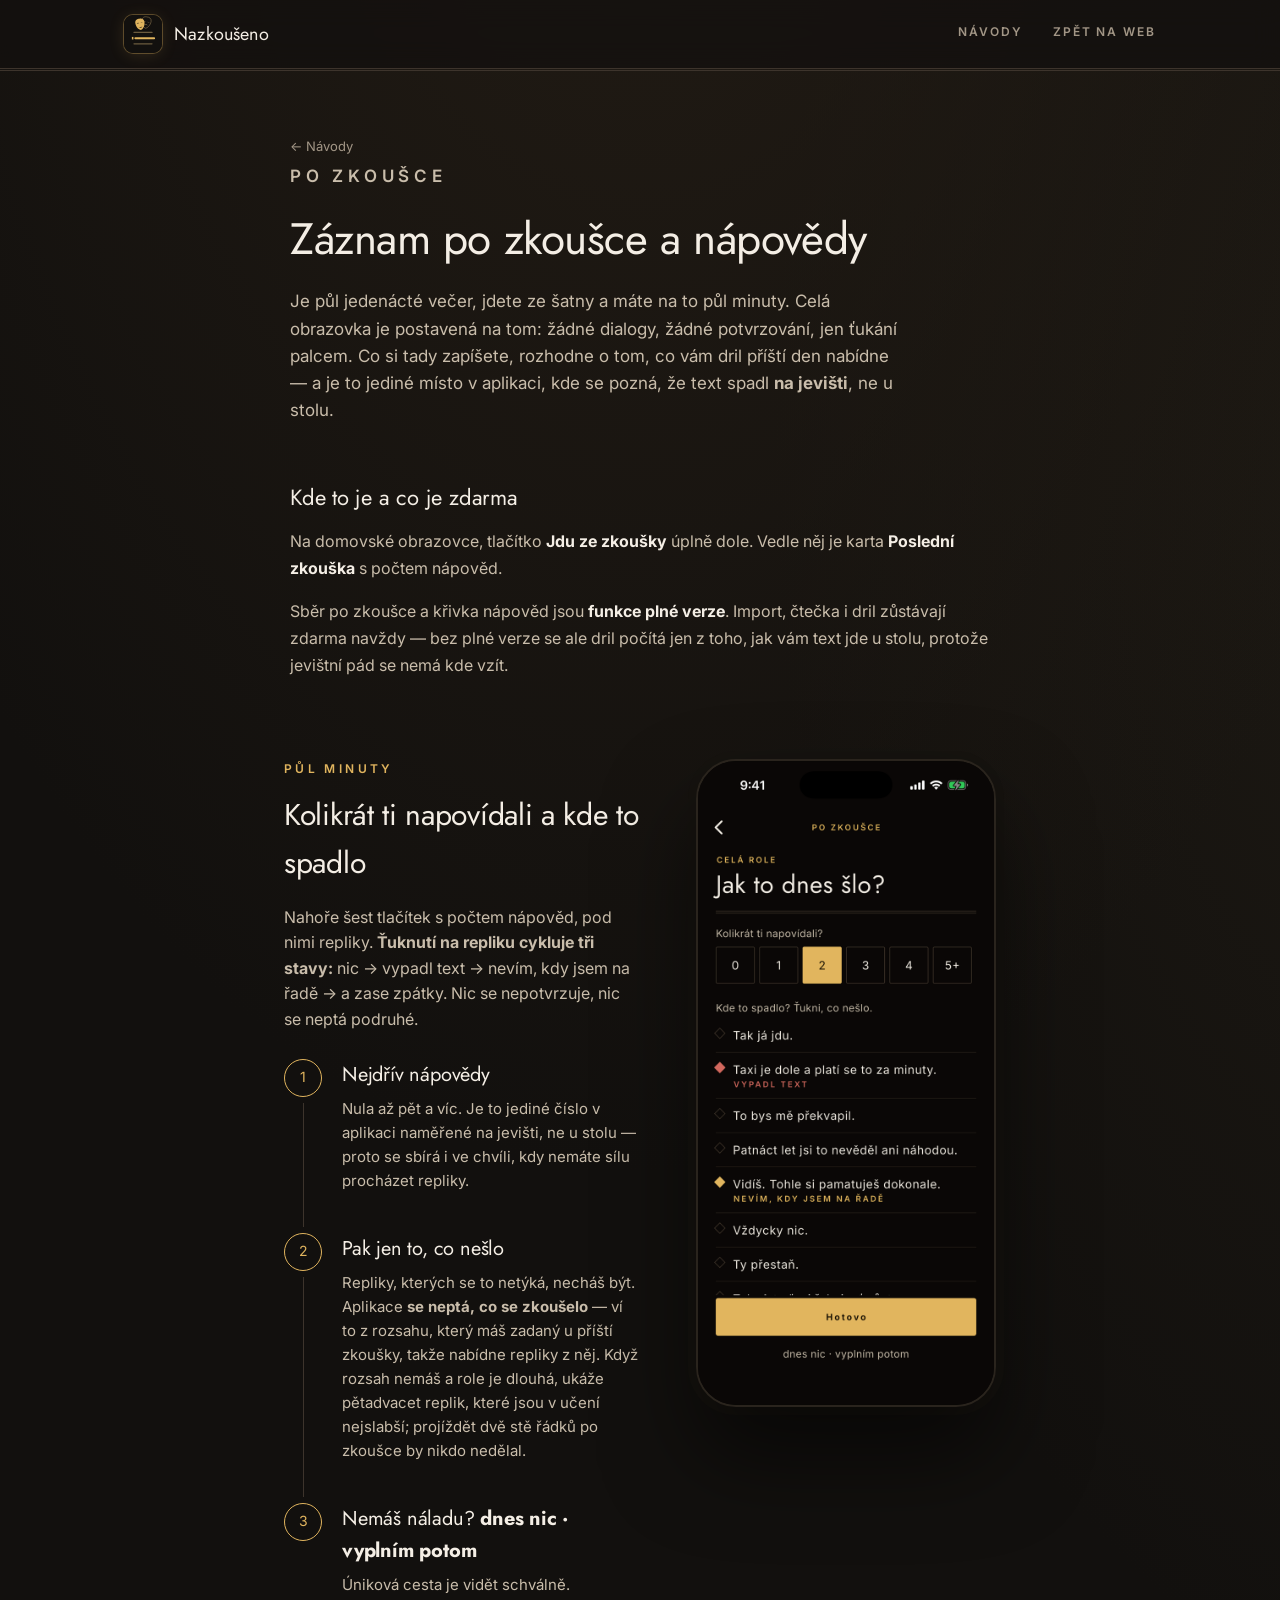
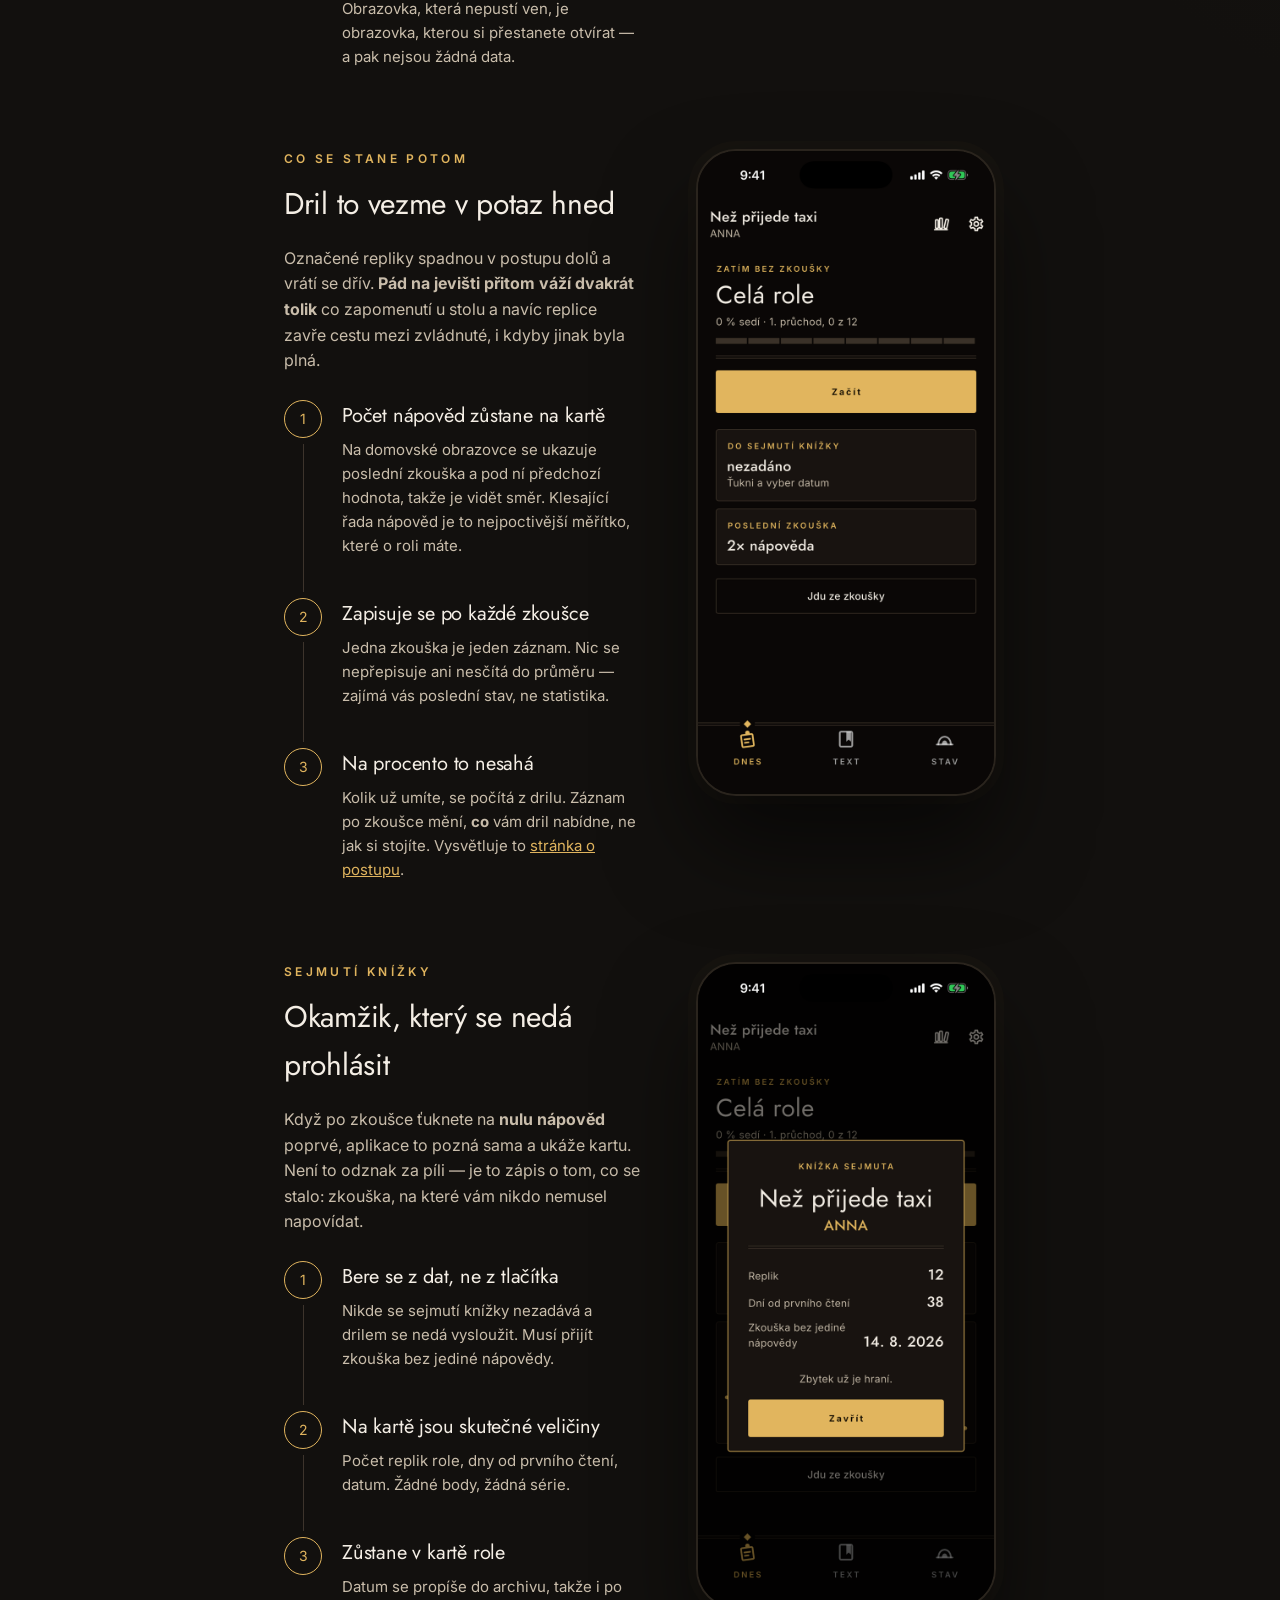
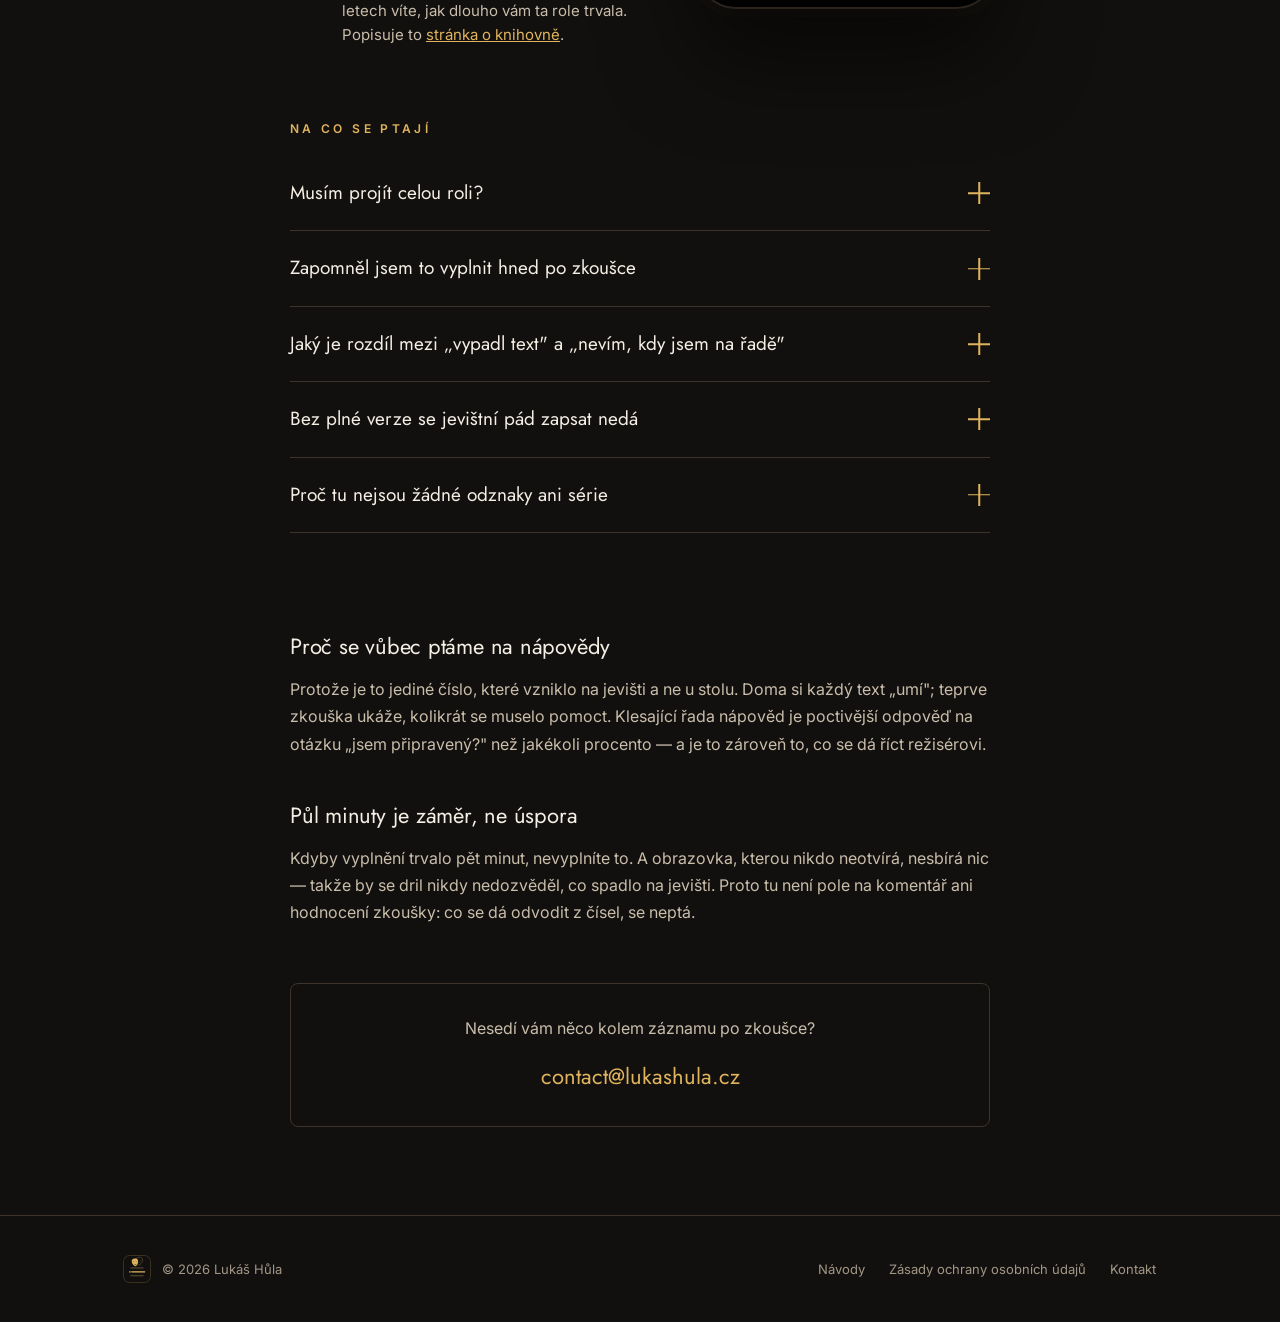
<file: navody/po-zkousce.html>
<!doctype html>
<html lang="cs">
<head>
<meta charset="utf-8">
<meta name="viewport" content="width=device-width, initial-scale=1">
<title>Záznam po zkoušce a nápovědy — Nazkoušeno</title>
<meta name="description" content="Jak si v Nazkoušeno po zkoušce zapsat, kde to spadlo a kolikrát vám napovídali — a co s tím appka udělá v drilu. Sejmutí knížky se nedá prohlásit, jen dosáhnout.">
<meta name="theme-color" content="#12100E">
<link rel="icon" type="image/svg+xml" href="../assets/img/favicon.svg">
<link rel="stylesheet" href="../assets/css/site.css?v=9">
</head>
<body>

<header class="site-header">
  <div class="container">
    <a class="brand" href="../index.html">
      <img class="brand-mark" src="../assets/img/logo.svg" alt="" width="38" height="38">
      <span>Nazkoušeno</span>
    </a>
    <nav class="nav-links">
      <a href="index.html">Návody</a>
      <a href="../index.html">Zpět na web</a>
    </nav>
  </div>
</header>

<main>
  <section style="padding-top:64px;">
    <div class="container container--narrow">

      <div class="guide-head">
        <a class="crumb" href="index.html">← Návody</a>
        <p class="eyebrow">Po zkoušce</p>
        <h1>Záznam po zkoušce a nápovědy</h1>
        <p>Je půl jedenácté večer, jdete ze šatny a máte na to půl minuty. Celá obrazovka je postavená na tom: žádné dialogy, žádné potvrzování, jen ťukání palcem. Co si tady zapíšete, rozhodne o tom, co vám dril příští den nabídne — a je to jediné místo v aplikaci, kde se pozná, že text spadl <strong>na jevišti</strong>, ne u stolu.</p>
      </div>

      <div class="policy" style="max-width:700px;margin:56px auto 24px">
        <h2>Kde to je a co je zdarma</h2>
        <p>Na domovské obrazovce, tlačítko <strong>Jdu ze zkoušky</strong> úplně dole. Vedle něj je karta <strong>Poslední zkouška</strong> s počtem nápověd.</p>
        <p>Sběr po zkoušce a křivka nápověd jsou <strong>funkce plné verze</strong>. Import, čtečka i dril zůstávají zdarma navždy — bez plné verze se ale dril počítá jen z toho, jak vám text jde u stolu, protože jevištní pád se nemá kde vzít.</p>
      </div>

      <!-- Záznam -->
      <div class="way reveal">
        <div class="way-body">
          <p class="eyebrow">Půl minuty</p>
          <h2>Kolikrát ti napovídali a kde to spadlo</h2>
          <p class="lede">Nahoře šest tlačítek s počtem nápověd, pod nimi repliky. <strong>Ťuknutí na repliku cykluje tři stavy:</strong> nic → vypadl text → nevím, kdy jsem na řadě → a zase zpátky. Nic se nepotvrzuje, nic se neptá podruhé.</p>

          <div class="steps">
            <div class="step">
              <div class="step-marker"><div class="num">1</div><div class="line"></div></div>
              <div class="step-body">
                <h3>Nejdřív nápovědy</h3>
                <p>Nula až pět a víc. Je to jediné číslo v aplikaci naměřené na jevišti, ne u stolu — proto se sbírá i ve chvíli, kdy nemáte sílu procházet repliky.</p>
              </div>
            </div>
            <div class="step">
              <div class="step-marker"><div class="num">2</div><div class="line"></div></div>
              <div class="step-body">
                <h3>Pak jen to, co nešlo</h3>
                <p>Repliky, kterých se to netýká, necháš být. Aplikace <strong>se neptá, co se zkoušelo</strong> — ví to z rozsahu, který máš zadaný u příští zkoušky, takže nabídne repliky z něj. Když rozsah nemáš a role je dlouhá, ukáže pětadvacet replik, které jsou v učení nejslabší; projíždět dvě stě řádků po zkoušce by nikdo nedělal.</p>
              </div>
            </div>
            <div class="step">
              <div class="step-marker"><div class="num">3</div></div>
              <div class="step-body">
                <h3>Nemáš náladu? <strong>dnes nic · vyplním potom</strong></h3>
                <p>Úniková cesta je vidět schválně. Obrazovka, která nepustí ven, je obrazovka, kterou si přestanete otvírat — a pak nejsou žádná data.</p>
              </div>
            </div>
          </div>
        </div>
        <div class="way-visual">
          <div class="phone">
            <img src="../assets/img/navod/zkouska-zaznam.png" alt="Obrazovka Po zkoušce: vybrané 2 nápovědy, seznam replik a dvě označené — jedna vypadl text, druhá nevím, kdy jsem na řadě." width="700" height="1522" loading="lazy">
          </div>
        </div>
      </div>

      <!-- Co s tím appka udělá -->
      <div class="way reveal">
        <div class="way-body">
          <p class="eyebrow">Co se stane potom</p>
          <h2>Dril to vezme v potaz hned</h2>
          <p class="lede">Označené repliky spadnou v postupu dolů a vrátí se dřív. <strong>Pád na jevišti přitom váží dvakrát tolik</strong> co zapomenutí u stolu a navíc replice zavře cestu mezi zvládnuté, i kdyby jinak byla plná.</p>

          <div class="steps">
            <div class="step">
              <div class="step-marker"><div class="num">1</div><div class="line"></div></div>
              <div class="step-body">
                <h3>Počet nápověd zůstane na kartě</h3>
                <p>Na domovské obrazovce se ukazuje poslední zkouška a pod ní předchozí hodnota, takže je vidět směr. Klesající řada nápověd je to nejpoctivější měřítko, které o roli máte.</p>
              </div>
            </div>
            <div class="step">
              <div class="step-marker"><div class="num">2</div><div class="line"></div></div>
              <div class="step-body">
                <h3>Zapisuje se po každé zkoušce</h3>
                <p>Jedna zkouška je jeden záznam. Nic se nepřepisuje ani nesčítá do průměru — zajímá vás poslední stav, ne statistika.</p>
              </div>
            </div>
            <div class="step">
              <div class="step-marker"><div class="num">3</div></div>
              <div class="step-body">
                <h3>Na procento to nesahá</h3>
                <p>Kolik už umíte, se počítá z drilu. Záznam po zkoušce mění, <strong>co</strong> vám dril nabídne, ne jak si stojíte. Vysvětluje to <a href="kolik-uz-umim.html" style="color:var(--brass)">stránka o postupu</a>.</p>
              </div>
            </div>
          </div>
        </div>
        <div class="way-visual">
          <div class="phone">
            <img src="../assets/img/navod/zkouska-vstup.png" alt="Domovská obrazovka s kartou Poslední zkouška a hodnotou 2× nápověda a s tlačítkem Jdu ze zkoušky." width="700" height="1522" loading="lazy">
          </div>
        </div>
      </div>

      <!-- Sejmutí knížky -->
      <div class="way reveal">
        <div class="way-body">
          <p class="eyebrow">Sejmutí knížky</p>
          <h2>Okamžik, který se nedá prohlásit</h2>
          <p class="lede">Když po zkoušce ťuknete na <strong>nulu nápověd</strong> poprvé, aplikace to pozná sama a ukáže kartu. Není to odznak za píli — je to zápis o tom, co se stalo: zkouška, na které vám nikdo nemusel napovídat.</p>

          <div class="steps">
            <div class="step">
              <div class="step-marker"><div class="num">1</div><div class="line"></div></div>
              <div class="step-body">
                <h3>Bere se z dat, ne z tlačítka</h3>
                <p>Nikde se sejmutí knížky nezadává a drilem se nedá vysloužit. Musí přijít zkouška bez jediné nápovědy.</p>
              </div>
            </div>
            <div class="step">
              <div class="step-marker"><div class="num">2</div><div class="line"></div></div>
              <div class="step-body">
                <h3>Na kartě jsou skutečné veličiny</h3>
                <p>Počet replik role, dny od prvního čtení, datum. Žádné body, žádná série.</p>
              </div>
            </div>
            <div class="step">
              <div class="step-marker"><div class="num">3</div></div>
              <div class="step-body">
                <h3>Zůstane v kartě role</h3>
                <p>Datum se propíše do archivu, takže i po letech víte, jak dlouho vám ta role trvala. Popisuje to <a href="knihovna.html" style="color:var(--brass)">stránka o knihovně</a>.</p>
              </div>
            </div>
          </div>
        </div>
        <div class="way-visual">
          <div class="phone">
            <img src="../assets/img/navod/zkouska-knizka.png" alt="Karta Knížka sejmuta s názvem hry, rolí, počtem replik, počtem dní od prvního čtení, datem a větou Zbytek už je hraní." width="700" height="1522" loading="lazy">
          </div>
        </div>
      </div>

      <div class="reveal" style="max-width:700px;margin:72px auto 0">
        <p class="eyebrow" style="display:block;margin-bottom:18px">Na co se ptají</p>
        <div class="faq">
          <details>
            <summary>Musím projít celou roli?<span class="plus" aria-hidden="true"></span></summary>
            <p>Ne. Aplikace nabídne jen to, co se zkoušelo — podle rozsahu, který máte zadaný u příští zkoušky. Když rozsah nemáte a role má přes pětadvacet replik, ukáže se pětadvacet nejslabších. Procházet dvě stě replik po zkoušce by stejně nikdo nedělal.</p>
          </details>
          <details>
            <summary>Zapomněl jsem to vyplnit hned po zkoušce<span class="plus" aria-hidden="true"></span></summary>
            <p>Nevadí, zapište to ráno. Záznam se neváže na čas — váže se na to, co si pamatujete. Když už si nevzpomínáte na jednotlivé repliky, zapište aspoň počet nápověd; sám o sobě má cenu.</p>
          </details>
          <details>
            <summary>Jaký je rozdíl mezi „vypadl text" a „nevím, kdy jsem na řadě"<span class="plus" aria-hidden="true"></span></summary>
            <p>První je o textu, druhý o <strong>narážce</strong> — stáli jste připravení, ale ušel vám okamžik, kdy máte začít. Jsou to dvě různé vady a učí se každá jinak, proto je aplikace vede zvlášť. Narážky bývají druhá vlna potíží: text už umíte a spadnete na nástupu.</p>
          </details>
          <details>
            <summary>Bez plné verze se jevištní pád zapsat nedá<span class="plus" aria-hidden="true"></span></summary>
            <p>Ano, a je dobré to vědět předem: <strong>tahle obrazovka je jediný vstup jevištních pádů</strong>. Bez ní dril pracuje jen s tím, jak vám text jde u stolu — na naučení to stačí, jen o té vrstvě navíc neví. Nedostupné je i rozlišení „sedí = zvládnuto a ani jednou nespadlo na jevišti".</p>
          </details>
          <details>
            <summary>Proč tu nejsou žádné odznaky ani série<span class="plus" aria-hidden="true"></span></summary>
            <p>Protože zkoušíte pod tlakem a odměna za sedm dní v řadě by vám k roli nepomohla. Aplikace ukazuje jen skutečné veličiny: kolikrát vám napovídali, kolik replik sedí, kolik dní zbývá do sejmutí knížky. Nic z toho se nedá vyhrát pilností, jen odehrát.</p>
          </details>
        </div>
      </div>

      <div class="policy" style="max-width:700px;margin:96px auto 0">
        <h2>Proč se vůbec ptáme na nápovědy</h2>
        <p>Protože je to jediné číslo, které vzniklo na jevišti a ne u stolu. Doma si každý text „umí"; teprve zkouška ukáže, kolikrát se muselo pomoct. Klesající řada nápověd je poctivější odpověď na otázku „jsem připravený?" než jakékoli procento — a je to zároveň to, co se dá říct režisérovi.</p>

        <h2>Půl minuty je záměr, ne úspora</h2>
        <p>Kdyby vyplnění trvalo pět minut, nevyplníte to. A obrazovka, kterou nikdo neotvírá, nesbírá nic — takže by se dril nikdy nedozvěděl, co spadlo na jevišti. Proto tu není pole na komentář ani hodnocení zkoušky: co se dá odvodit z čísel, se neptá.</p>
      </div>

      <div class="contact-box reveal">
        <p>Nesedí vám něco kolem záznamu po zkoušce?</p>
        <a class="mail" href="mailto:contact@lukashula.cz">contact@lukashula.cz</a>
      </div>

    </div>
  </section>
</main>

<footer>
  <div class="container">
    <span class="footer-brand"><img class="footer-mark" src="../assets/img/logo.svg" alt="" width="26" height="26"><span>© 2026 Lukáš Hůla</span></span>
    <div class="footer-links">
      <a href="index.html">Návody</a>
      <a href="../soukromi.html">Zásady ochrany osobních údajů</a>
      <a href="mailto:contact@lukashula.cz">Kontakt</a>
    </div>
  </div>
</footer>

<script>
// Táž pojistka jako na úvodní stránce: `.reveal` je bez JS neviditelný,
// takže co je v zorném poli hned při načtení, odkryje se bez animace.
var revealEls = document.querySelectorAll('.reveal');
function showNow(el) { el.classList.add('is-visible'); }
if ('IntersectionObserver' in window) {
  var io = new IntersectionObserver(function (entries) {
    entries.forEach(function (entry) {
      if (entry.isIntersecting) { showNow(entry.target); io.unobserve(entry.target); }
    });
  }, { rootMargin: '0px 0px 300px 0px', threshold: 0 });
  revealEls.forEach(function (el) {
    if (el.getBoundingClientRect().top < window.innerHeight) { showNow(el); } else { io.observe(el); }
  });
  setTimeout(function () { revealEls.forEach(showNow); }, 5000);
} else {
  revealEls.forEach(showNow);
}
</script>

</body>
</html>
</file>
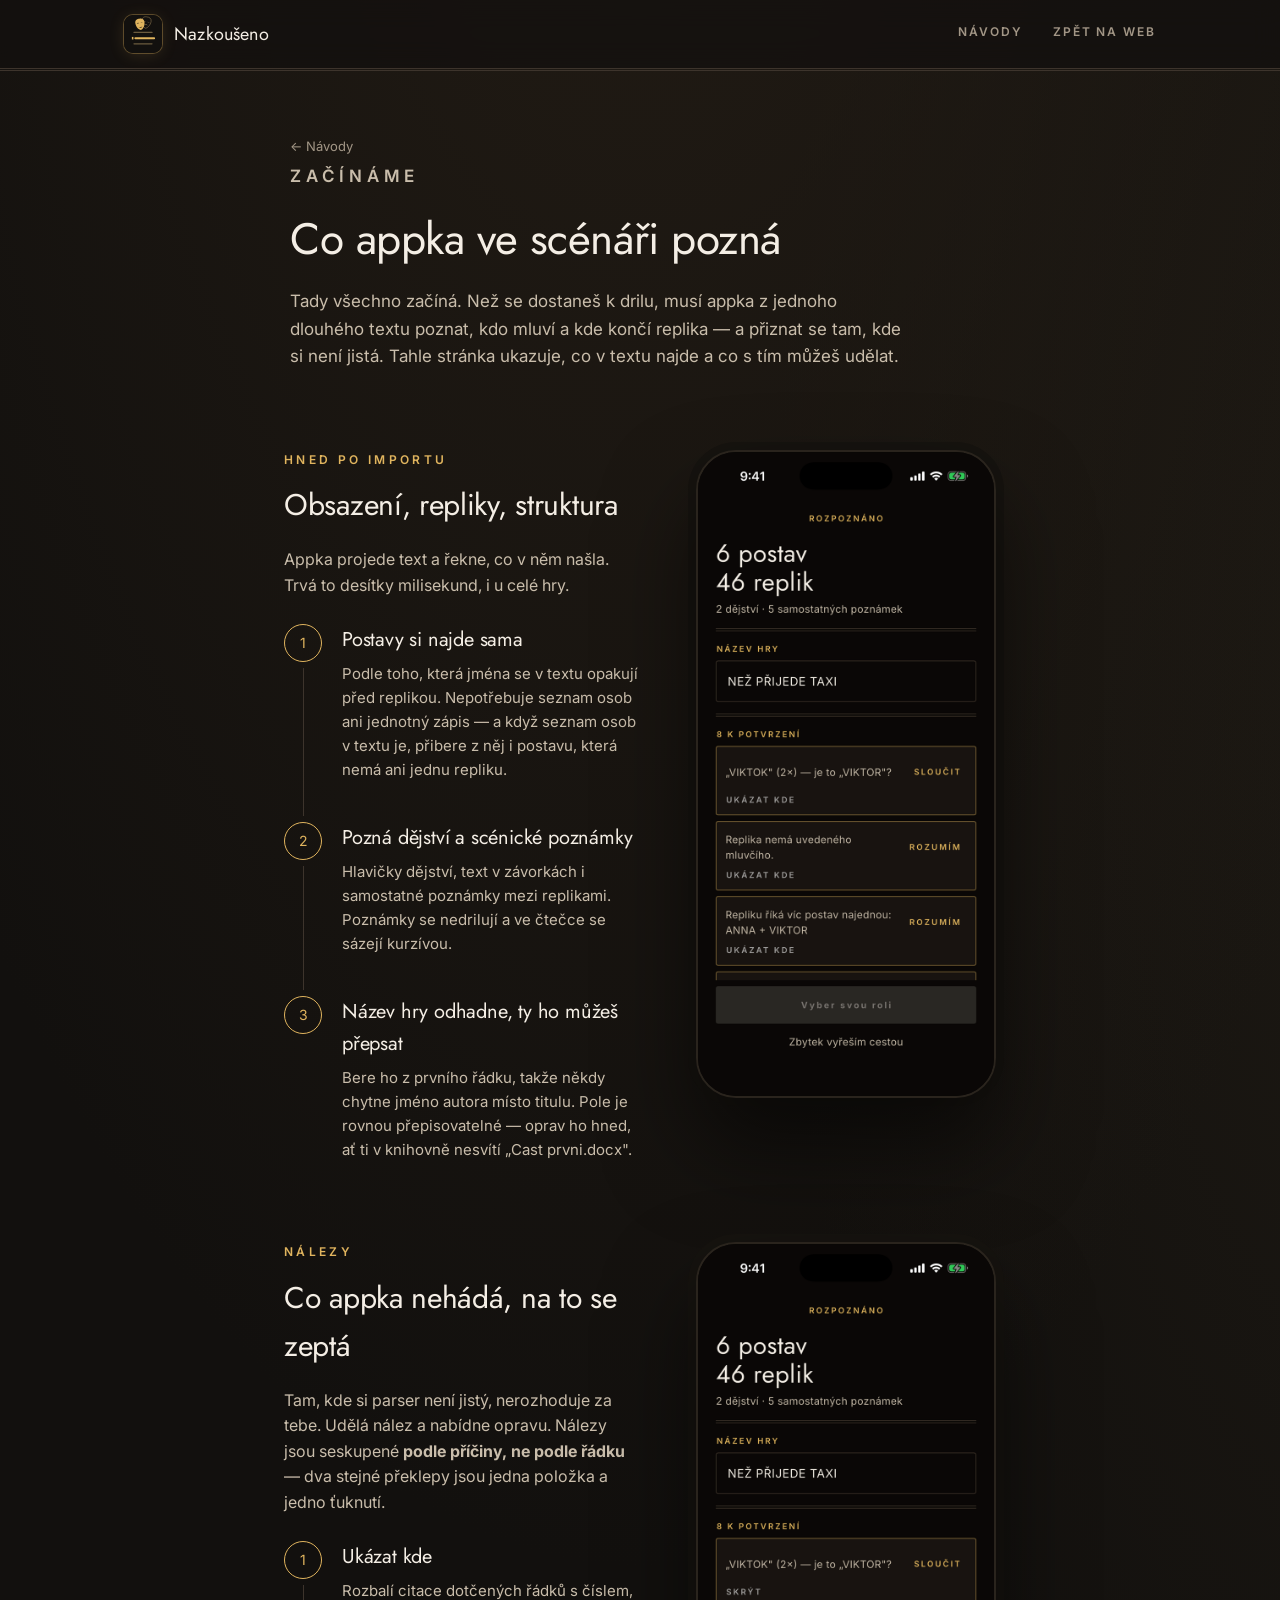
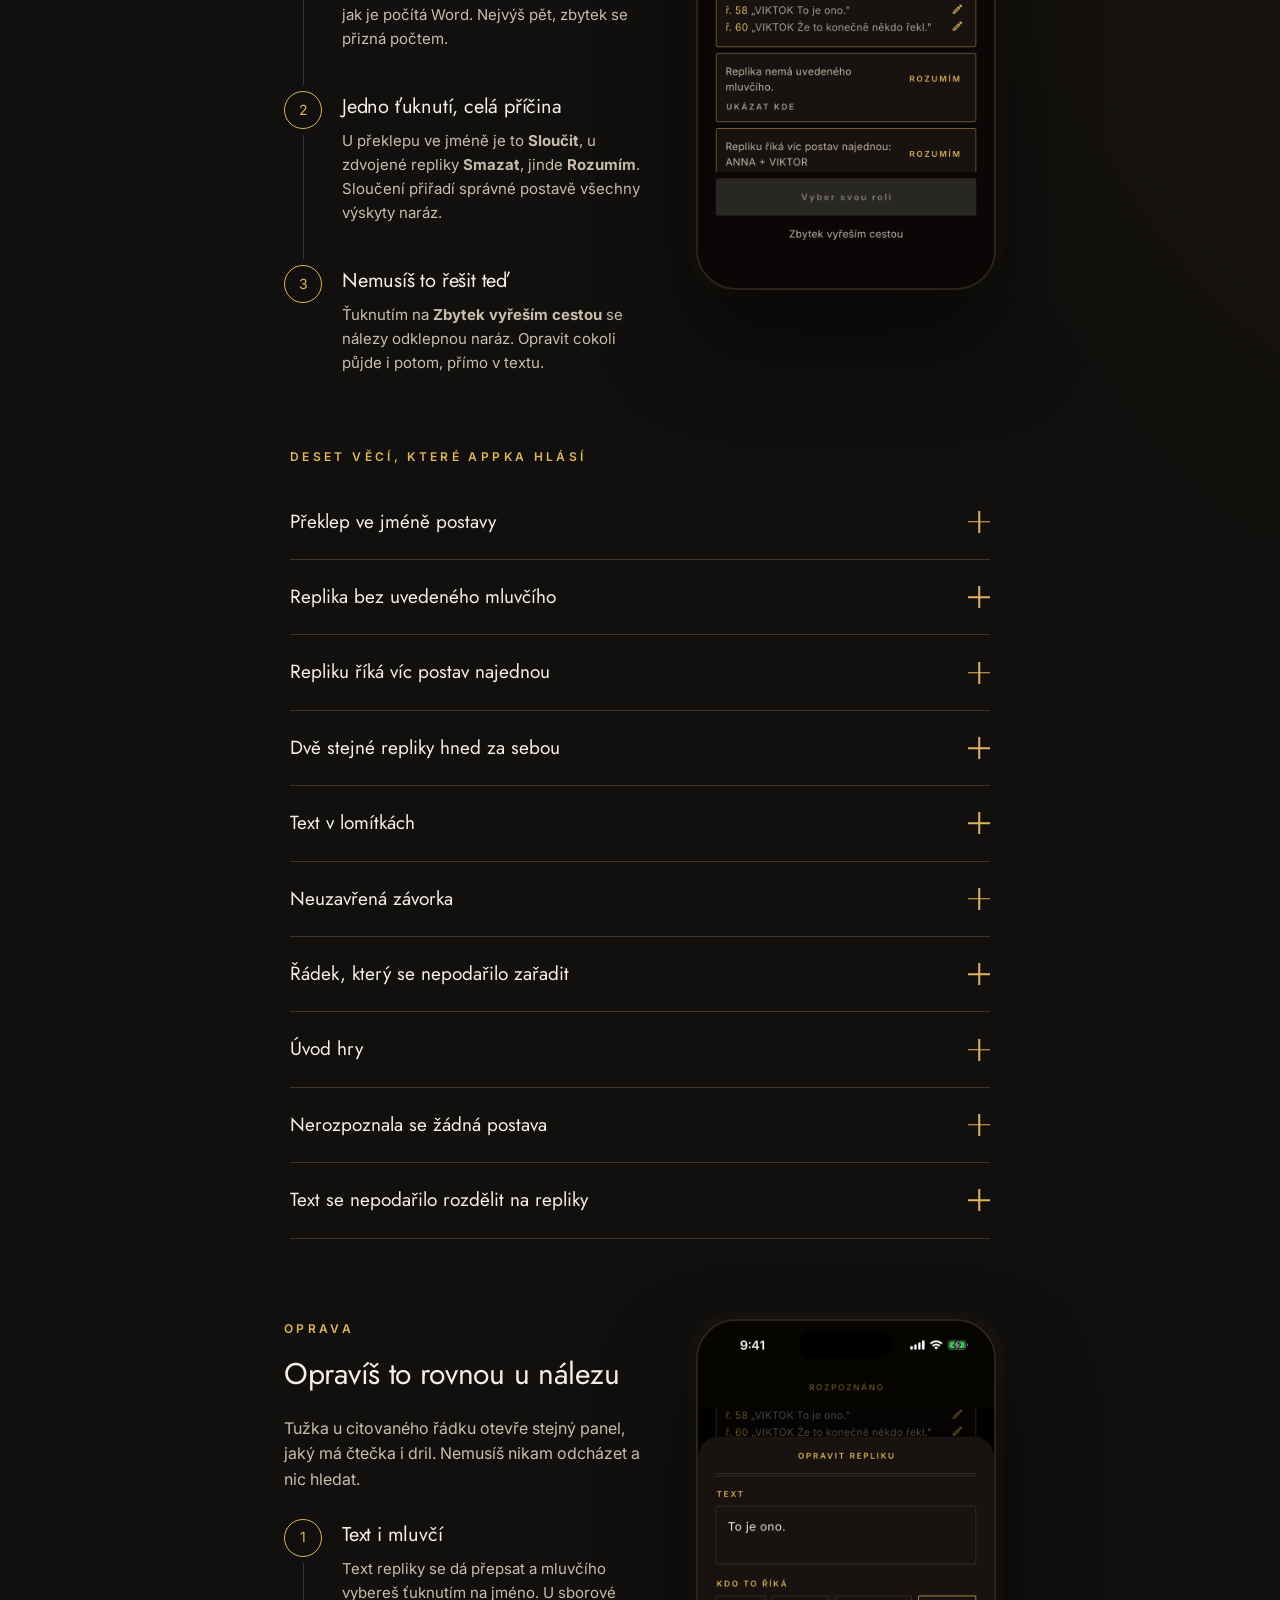
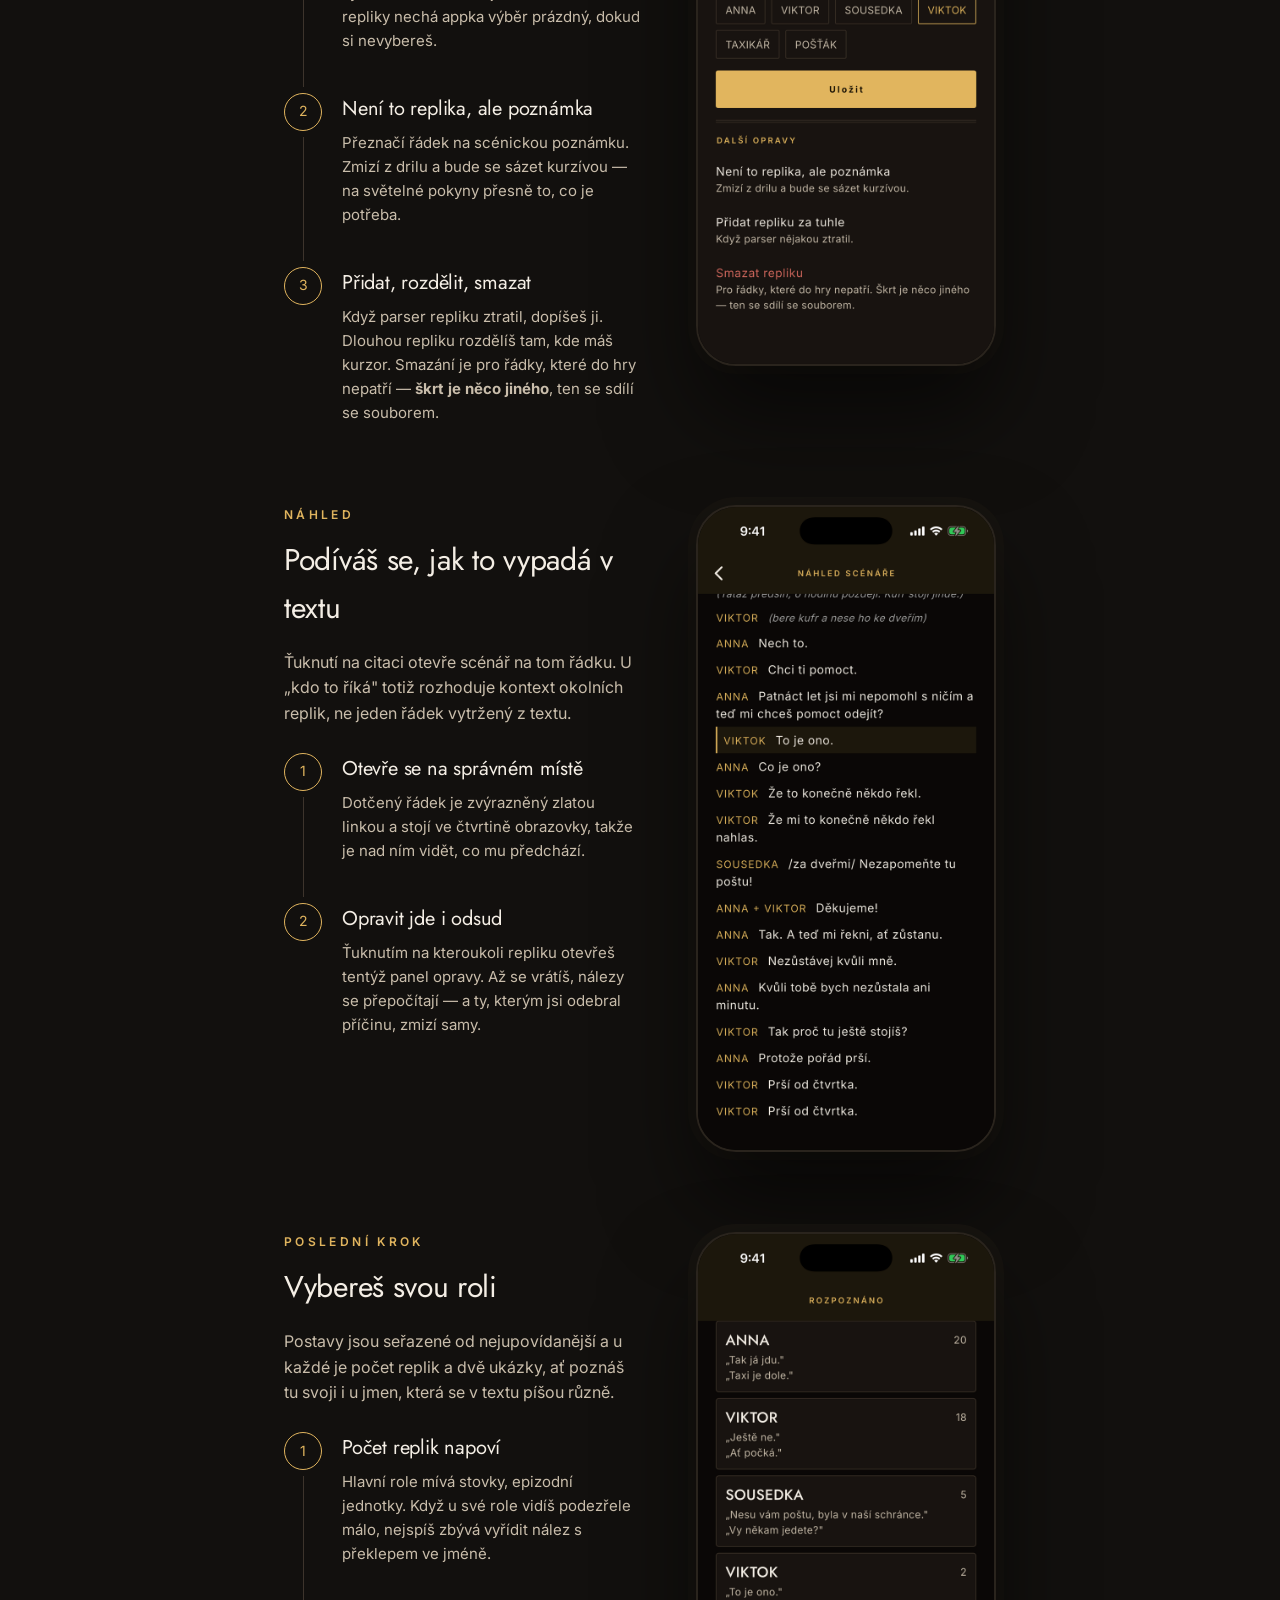
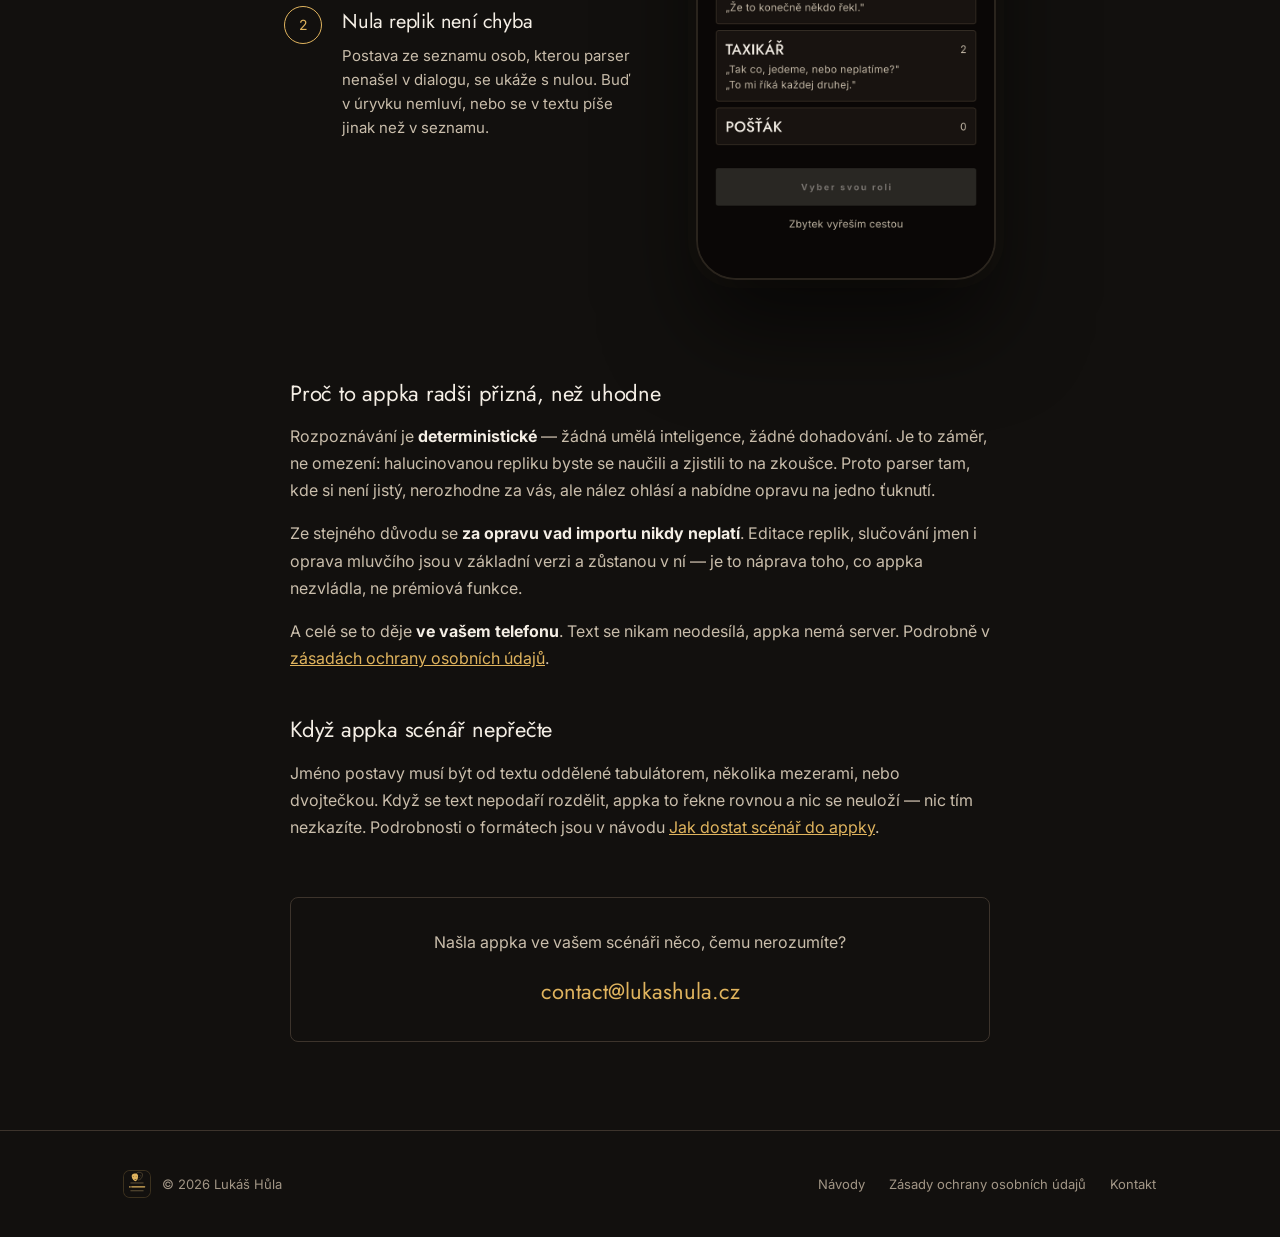
<file: navody/rozpoznani-scenare.html>
<!doctype html>
<html lang="cs">
<head>
<meta charset="utf-8">
<meta name="viewport" content="width=device-width, initial-scale=1">
<title>Co appka ve scénáři pozná — Nazkoušeno</title>
<meta name="description" content="Jak Nazkoušeno rozpozná postavy a repliky, co hlásí k potvrzení — překlepy ve jménech, repliky bez mluvčího, neuzavřené závorky — a jak se to opraví na jedno ťuknutí.">
<meta name="theme-color" content="#12100E">
<link rel="icon" type="image/svg+xml" href="../assets/img/favicon.svg">
<link rel="stylesheet" href="../assets/css/site.css?v=9">
</head>
<body>

<header class="site-header">
  <div class="container">
    <a class="brand" href="../index.html">
      <img class="brand-mark" src="../assets/img/logo.svg" alt="" width="38" height="38">
      <span>Nazkoušeno</span>
    </a>
    <nav class="nav-links">
      <a href="index.html">Návody</a>
      <a href="../index.html">Zpět na web</a>
    </nav>
  </div>
</header>

<main>
  <section style="padding-top:64px;">
    <div class="container container--narrow">

      <div class="guide-head">
        <a class="crumb" href="index.html">← Návody</a>
        <p class="eyebrow">Začínáme</p>
        <h1>Co appka ve scénáři pozná</h1>
        <p>Tady všechno začíná. Než se dostaneš k drilu, musí appka z jednoho dlouhého textu poznat, kdo mluví a kde končí replika — a přiznat se tam, kde si není jistá. Tahle stránka ukazuje, co v textu najde a co s tím můžeš udělat.</p>
      </div>

      <!-- Souhrn -->
      <div class="way reveal">
        <div class="way-body">
          <p class="eyebrow">Hned po importu</p>
          <h2>Obsazení, repliky, struktura</h2>
          <p class="lede">Appka projede text a řekne, co v něm našla. Trvá to desítky milisekund, i u celé hry.</p>

          <div class="steps">
            <div class="step">
              <div class="step-marker"><div class="num">1</div><div class="line"></div></div>
              <div class="step-body">
                <h3>Postavy si najde sama</h3>
                <p>Podle toho, která jména se v textu opakují před replikou. Nepotřebuje seznam osob ani jednotný zápis — a když seznam osob v textu je, přibere z něj i postavu, která nemá ani jednu repliku.</p>
              </div>
            </div>
            <div class="step">
              <div class="step-marker"><div class="num">2</div><div class="line"></div></div>
              <div class="step-body">
                <h3>Pozná dějství a scénické poznámky</h3>
                <p>Hlavičky dějství, text v závorkách i samostatné poznámky mezi replikami. Poznámky se nedrilují a ve čtečce se sázejí kurzívou.</p>
              </div>
            </div>
            <div class="step">
              <div class="step-marker"><div class="num">3</div></div>
              <div class="step-body">
                <h3>Název hry odhadne, ty ho můžeš přepsat</h3>
                <p>Bere ho z prvního řádku, takže někdy chytne jméno autora místo titulu. Pole je rovnou přepisovatelné — oprav ho hned, ať ti v knihovně nesvítí „Cast prvni.docx".</p>
              </div>
            </div>
          </div>
        </div>
        <div class="way-visual">
          <div class="phone">
            <img src="../assets/img/navod/rozpoznani-souhrn.png" alt="Potvrzovací obrazovka appky Nazkoušeno: nadpis Rozpoznáno, souhrn 6 postav a 46 replik, 2 dějství a 5 samostatných poznámek, přepisovatelné pole s názvem hry a seznam nálezů k potvrzení." width="700" height="1522" loading="lazy">
          </div>
        </div>
      </div>

      <!-- Nálezy -->
      <div class="way reveal">
        <div class="way-body">
          <p class="eyebrow">Nálezy</p>
          <h2>Co appka nehádá, na to se zeptá</h2>
          <p class="lede">Tam, kde si parser není jistý, nerozhoduje za tebe. Udělá nález a nabídne opravu. Nálezy jsou seskupené <strong>podle příčiny, ne podle řádku</strong> — dva stejné překlepy jsou jedna položka a jedno ťuknutí.</p>

          <div class="steps">
            <div class="step">
              <div class="step-marker"><div class="num">1</div><div class="line"></div></div>
              <div class="step-body">
                <h3>Ukázat kde</h3>
                <p>Rozbalí citace dotčených řádků s číslem, jak je počítá Word. Nejvýš pět, zbytek se přizná počtem.</p>
              </div>
            </div>
            <div class="step">
              <div class="step-marker"><div class="num">2</div><div class="line"></div></div>
              <div class="step-body">
                <h3>Jedno ťuknutí, celá příčina</h3>
                <p>U překlepu ve jméně je to <strong>Sloučit</strong>, u zdvojené repliky <strong>Smazat</strong>, jinde <strong>Rozumím</strong>. Sloučení přiřadí správné postavě všechny výskyty naráz.</p>
              </div>
            </div>
            <div class="step">
              <div class="step-marker"><div class="num">3</div></div>
              <div class="step-body">
                <h3>Nemusíš to řešit teď</h3>
                <p>Ťuknutím na <strong>Zbytek vyřeším cestou</strong> se nálezy odklepnou naráz. Opravit cokoli půjde i potom, přímo v textu.</p>
              </div>
            </div>
          </div>
        </div>
        <div class="way-visual">
          <div class="phone">
            <img src="../assets/img/navod/rozpoznani-nalez.png" alt="Rozbalený nález v appce Nazkoušeno: hlášení „VIKTOK (2×) — je to VIKTOR?“ s tlačítkem Sloučit a dvěma citovanými řádky 58 a 60, u každého tužka pro opravu." width="700" height="1522" loading="lazy">
          </div>
        </div>
      </div>

      <div class="reveal" style="max-width:700px;margin:72px auto 0">
        <p class="eyebrow" style="display:block;margin-bottom:18px">Deset věcí, které appka hlásí</p>
        <div class="faq">
          <details>
            <summary>Překlep ve jméně postavy<span class="plus" aria-hidden="true"></span></summary>
            <p>„VIKTOK" místo „VIKTOR". Appka to pozná podle toho, že se jméno objevuje řídce a správný tvar výrazně převažuje — dvě různé postavy s podobným jménem se slučovat nenabízejí. Nabídne <strong>Sloučit</strong>, což přiřadí všechny výskyty správné postavě.</p>
          </details>
          <details>
            <summary>Replika bez uvedeného mluvčího<span class="plus" aria-hidden="true"></span></summary>
            <p>Ve scénářích se jméno vynechává, když postava pokračuje po scénické poznámce. Appka repliku <strong>nezahodí ani neuhodne potichu</strong> — nechá ji a zeptá se, kdo ji říká. V náhledu je u ní <code>???</code>.</p>
          </details>
          <details>
            <summary>Repliku říká víc postav najednou<span class="plus" aria-hidden="true"></span></summary>
            <p>„ANNA a VIKTOR", „TOM+DICK". Zůstane sborová, dokud neřeknete jinak. V panelu opravy jde přiřadit jen jednomu.</p>
          </details>
          <details>
            <summary>Dvě stejné repliky hned za sebou<span class="plus" aria-hidden="true"></span></summary>
            <p>Skoro vždycky pozůstatek editace souboru, ne opakování ve hře. Nabídne <strong>Smazat</strong>.</p>
          </details>
          <details>
            <summary>Text v lomítkách<span class="plus" aria-hidden="true"></span></summary>
            <p><code>/za dveřmi/</code> může být scénická poznámka, ale taky překlad cizí řeči, který se má hrát. Appka nerozhodne za vás a nabídne přeznačení na poznámku.</p>
          </details>
          <details>
            <summary>Neuzavřená závorka<span class="plus" aria-hidden="true"></span></summary>
            <p>Když poznámka nemá konec, vezme se do konce repliky. Appka to přizná, ať se nestane, že se místo textu naučíte scénickou poznámku.</p>
          </details>
          <details>
            <summary>Řádek, který se nepodařilo zařadit<span class="plus" aria-hidden="true"></span></summary>
            <p>Patičky, doložky agentur, čísla stran — věci, které do hry nepatří, ale bývají uprostřed textu. Appka je nezařadí a řekne to; může se pod tím ale skrývat i ztracená replika, proto na to upozorní.</p>
          </details>
          <details>
            <summary>Úvod hry<span class="plus" aria-hidden="true"></span></summary>
            <p>Titul, autor, seznam osob, popis scény. <strong>Není to chyba</strong> — jen se to nedá zařadit mezi repliky, tak to appka vyjmenuje, abyste věděli, co s tím udělala.</p>
          </details>
          <details>
            <summary>Nerozpoznala se žádná postava<span class="plus" aria-hidden="true"></span></summary>
            <p>Skoro vždycky to znamená, že je vzorek moc krátký. Rozpoznávání stojí na tom, že se jméno opakuje, takže u jedné scény se nenasbírá dost. Vložte celou hru, ne jedno dějství.</p>
          </details>
          <details>
            <summary>Text se nepodařilo rozdělit na repliky<span class="plus" aria-hidden="true"></span></summary>
            <p>Textu je dost, ale nejde v něm najít, čím se jméno odděluje od řeči. Musí to být <strong>tabulátor, několik mezer, nebo dvojtečka</strong>. Jedna mezera bez dvojtečky nestačí — tak vypadá typicky kopie z PDF.</p>
          </details>
        </div>
      </div>

      <!-- Oprava -->
      <div class="way reveal">
        <div class="way-body">
          <p class="eyebrow">Oprava</p>
          <h2>Opravíš to rovnou u nálezu</h2>
          <p class="lede">Tužka u citovaného řádku otevře stejný panel, jaký má čtečka i dril. Nemusíš nikam odcházet a nic hledat.</p>

          <div class="steps">
            <div class="step">
              <div class="step-marker"><div class="num">1</div><div class="line"></div></div>
              <div class="step-body">
                <h3>Text i mluvčí</h3>
                <p>Text repliky se dá přepsat a mluvčího vybereš ťuknutím na jméno. U sborové repliky nechá appka výběr prázdný, dokud si nevybereš.</p>
              </div>
            </div>
            <div class="step">
              <div class="step-marker"><div class="num">2</div><div class="line"></div></div>
              <div class="step-body">
                <h3>Není to replika, ale poznámka</h3>
                <p>Přeznačí řádek na scénickou poznámku. Zmizí z drilu a bude se sázet kurzívou — na světelné pokyny přesně to, co je potřeba.</p>
              </div>
            </div>
            <div class="step">
              <div class="step-marker"><div class="num">3</div></div>
              <div class="step-body">
                <h3>Přidat, rozdělit, smazat</h3>
                <p>Když parser repliku ztratil, dopíšeš ji. Dlouhou repliku rozdělíš tam, kde máš kurzor. Smazání je pro řádky, které do hry nepatří — <strong>škrt je něco jiného</strong>, ten se sdílí se souborem.</p>
              </div>
            </div>
          </div>
        </div>
        <div class="way-visual">
          <div class="phone">
            <img src="../assets/img/navod/rozpoznani-oprava.png" alt="Panel Opravit repliku v appce Nazkoušeno: pole s textem repliky, výběr mluvčího z jmen postav a další opravy — přeznačit na poznámku, přidat repliku, smazat repliku." width="700" height="1522" loading="lazy">
          </div>
        </div>
      </div>

      <!-- Náhled -->
      <div class="way reveal">
        <div class="way-body">
          <p class="eyebrow">Náhled</p>
          <h2>Podíváš se, jak to vypadá v textu</h2>
          <p class="lede">Ťuknutí na citaci otevře scénář na tom řádku. U „kdo to říká" totiž rozhoduje kontext okolních replik, ne jeden řádek vytržený z textu.</p>

          <div class="steps">
            <div class="step">
              <div class="step-marker"><div class="num">1</div><div class="line"></div></div>
              <div class="step-body">
                <h3>Otevře se na správném místě</h3>
                <p>Dotčený řádek je zvýrazněný zlatou linkou a stojí ve čtvrtině obrazovky, takže je nad ním vidět, co mu předchází.</p>
              </div>
            </div>
            <div class="step">
              <div class="step-marker"><div class="num">2</div></div>
              <div class="step-body">
                <h3>Opravit jde i odsud</h3>
                <p>Ťuknutím na kteroukoli repliku otevřeš tentýž panel opravy. Až se vrátíš, nálezy se přepočítají — a ty, kterým jsi odebral příčinu, zmizí samy.</p>
              </div>
            </div>
          </div>
        </div>
        <div class="way-visual">
          <div class="phone">
            <img src="../assets/img/navod/rozpoznani-nahled.png" alt="Náhled scénáře v appce Nazkoušeno: jména postav zlatými verzálkami, scénické poznámky kurzívou, hlavička druhého dějství a zvýrazněný řádek, ze kterého se do náhledu skočilo." width="700" height="1522" loading="lazy">
          </div>
        </div>
      </div>

      <!-- Role -->
      <div class="way reveal">
        <div class="way-body">
          <p class="eyebrow">Poslední krok</p>
          <h2>Vybereš svou roli</h2>
          <p class="lede">Postavy jsou seřazené od nejupovídanější a u každé je počet replik a dvě ukázky, ať poznáš tu svoji i u jmen, která se v textu píšou různě.</p>

          <div class="steps">
            <div class="step">
              <div class="step-marker"><div class="num">1</div><div class="line"></div></div>
              <div class="step-body">
                <h3>Počet replik napoví</h3>
                <p>Hlavní role mívá stovky, epizodní jednotky. Když u své role vidíš podezřele málo, nejspíš zbývá vyřídit nález s překlepem ve jméně.</p>
              </div>
            </div>
            <div class="step">
              <div class="step-marker"><div class="num">2</div></div>
              <div class="step-body">
                <h3>Nula replik není chyba</h3>
                <p>Postava ze seznamu osob, kterou parser nenašel v dialogu, se ukáže s nulou. Buď v úryvku nemluví, nebo se v textu píše jinak než v seznamu.</p>
              </div>
            </div>
          </div>
        </div>
        <div class="way-visual">
          <div class="phone">
            <img src="../assets/img/navod/rozpoznani-role.png" alt="Výběr role v appce Nazkoušeno: karty postav s počtem replik a dvěma ukázkovými replikami, od ANNY s dvaceti replikami po POŠŤÁKA s nulou." width="700" height="1522" loading="lazy">
          </div>
        </div>
      </div>

      <div class="policy" style="max-width:700px;margin:96px auto 0">
        <h2>Proč to appka radši přizná, než uhodne</h2>
        <p>Rozpoznávání je <strong>deterministické</strong> — žádná umělá inteligence, žádné dohadování. Je to záměr, ne omezení: halucinovanou repliku byste se naučili a zjistili to na zkoušce. Proto parser tam, kde si není jistý, nerozhodne za vás, ale nález ohlásí a nabídne opravu na jedno ťuknutí.</p>
        <p>Ze stejného důvodu se <strong>za opravu vad importu nikdy neplatí</strong>. Editace replik, slučování jmen i oprava mluvčího jsou v základní verzi a zůstanou v ní — je to náprava toho, co appka nezvládla, ne prémiová funkce.</p>
        <p>A celé se to děje <strong>ve vašem telefonu</strong>. Text se nikam neodesílá, appka nemá server. Podrobně v <a href="../soukromi.html" style="color:var(--brass)">zásadách ochrany osobních údajů</a>.</p>

        <h2>Když appka scénář nepřečte</h2>
        <p>Jméno postavy musí být od textu oddělené tabulátorem, několika mezerami, nebo dvojtečkou. Když se text nepodaří rozdělit, appka to řekne rovnou a nic se neuloží — nic tím nezkazíte. Podrobnosti o formátech jsou v návodu <a href="import-scenare.html" style="color:var(--brass)">Jak dostat scénář do appky</a>.</p>
      </div>

      <div class="contact-box reveal">
        <p>Našla appka ve vašem scénáři něco, čemu nerozumíte?</p>
        <a class="mail" href="mailto:contact@lukashula.cz">contact@lukashula.cz</a>
      </div>

    </div>
  </section>
</main>

<footer>
  <div class="container">
    <span class="footer-brand"><img class="footer-mark" src="../assets/img/logo.svg" alt="" width="26" height="26"><span>© 2026 Lukáš Hůla</span></span>
    <div class="footer-links">
      <a href="index.html">Návody</a>
      <a href="../soukromi.html">Zásady ochrany osobních údajů</a>
      <a href="mailto:contact@lukashula.cz">Kontakt</a>
    </div>
  </div>
</footer>

<script>
// Táž pojistka jako na úvodní stránce: `.reveal` je bez JS neviditelný,
// takže co je v zorném poli hned při načtení, odkryje se bez animace.
var revealEls = document.querySelectorAll('.reveal');
function showNow(el) { el.classList.add('is-visible'); }
if ('IntersectionObserver' in window) {
  var io = new IntersectionObserver(function (entries) {
    entries.forEach(function (entry) {
      if (entry.isIntersecting) { showNow(entry.target); io.unobserve(entry.target); }
    });
  }, { rootMargin: '0px 0px 300px 0px', threshold: 0 });
  revealEls.forEach(function (el) {
    if (el.getBoundingClientRect().top < window.innerHeight) { showNow(el); } else { io.observe(el); }
  });
  setTimeout(function () { revealEls.forEach(showNow); }, 5000);
} else {
  revealEls.forEach(showNow);
}
</script>

</body>
</html>
</file>
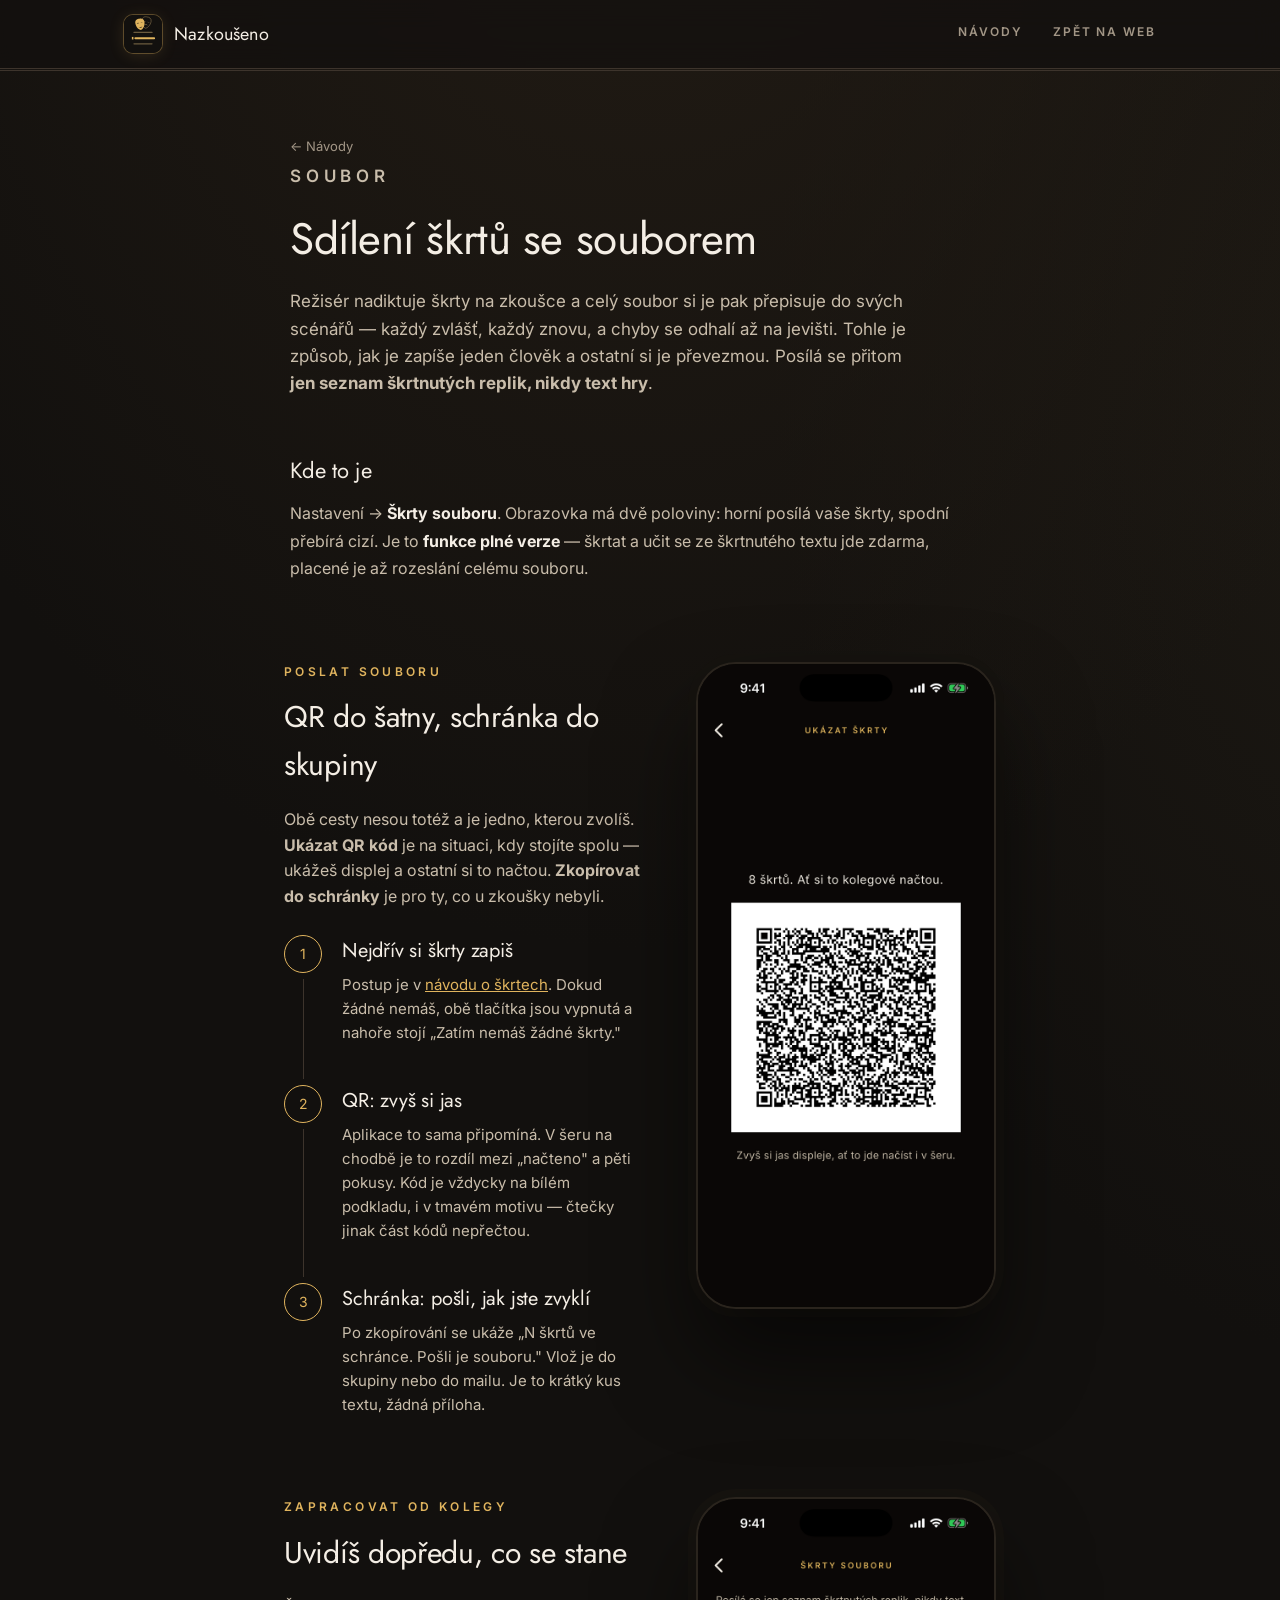
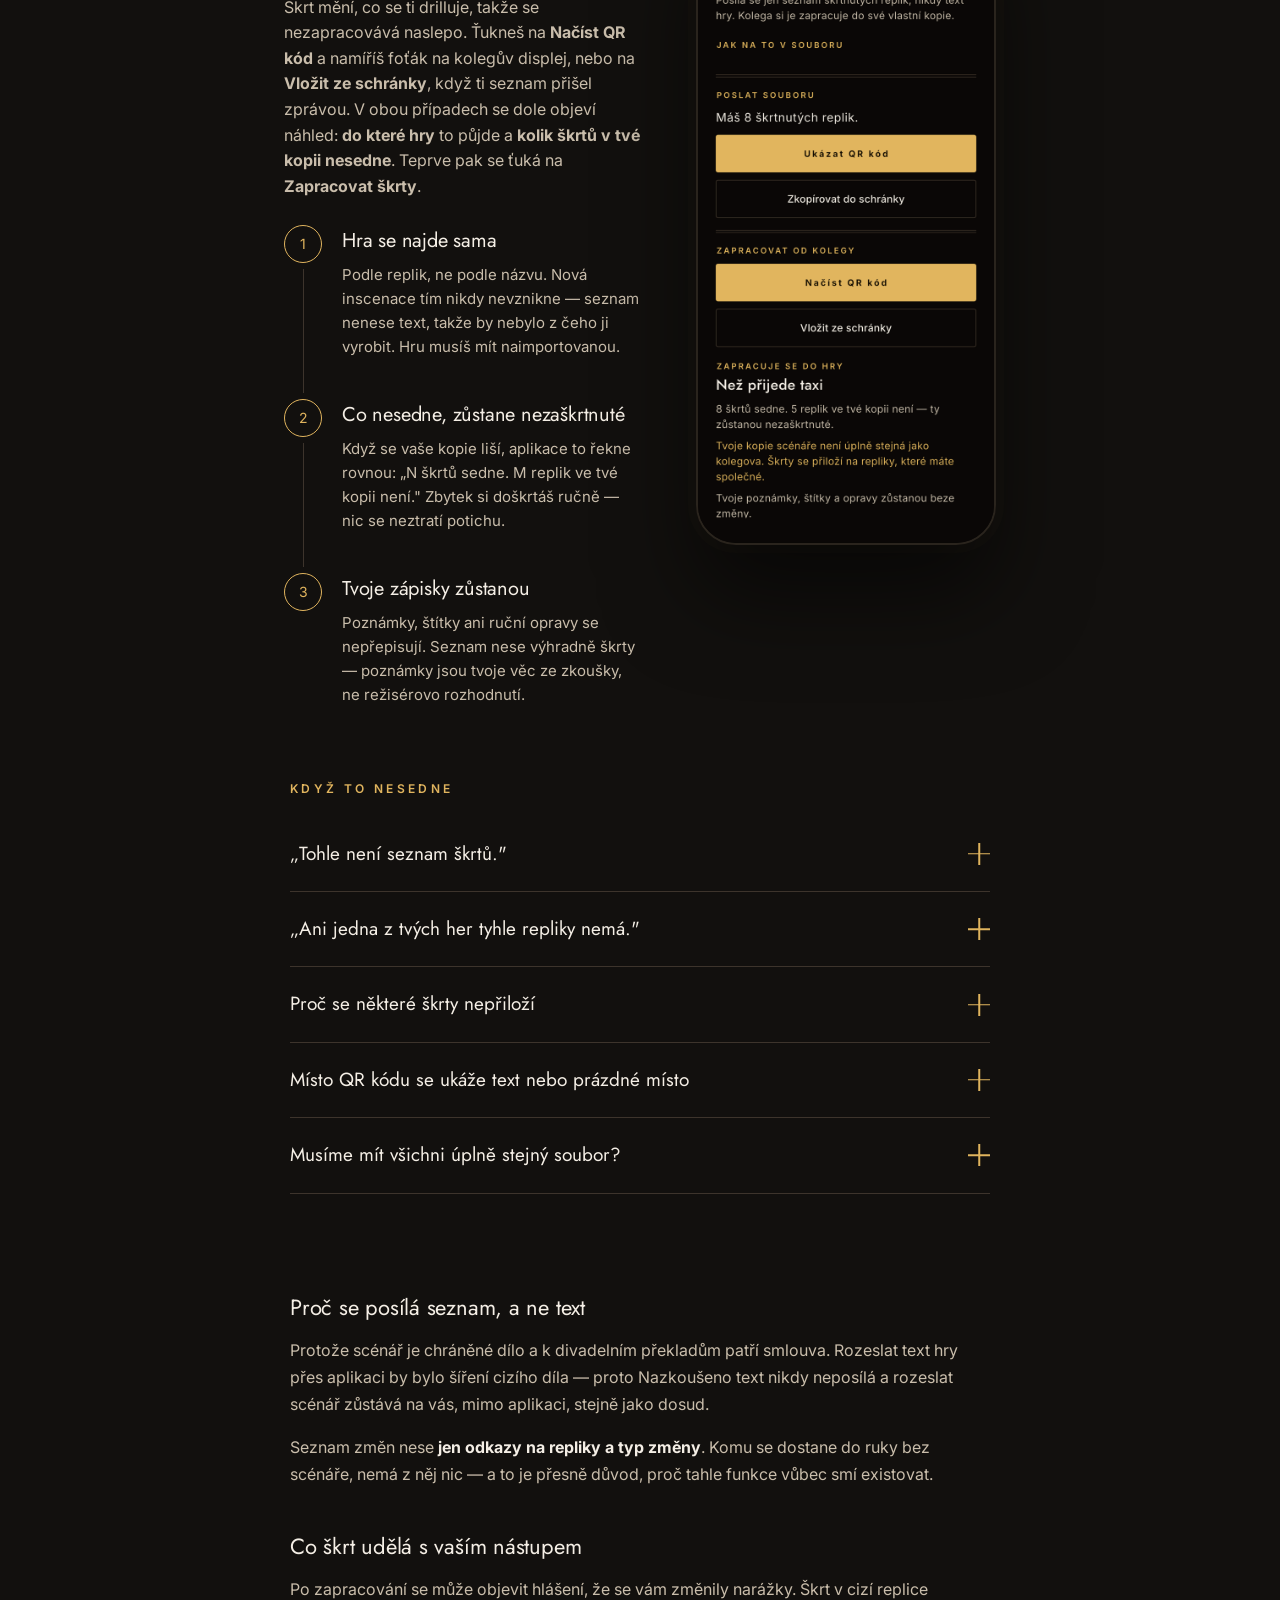
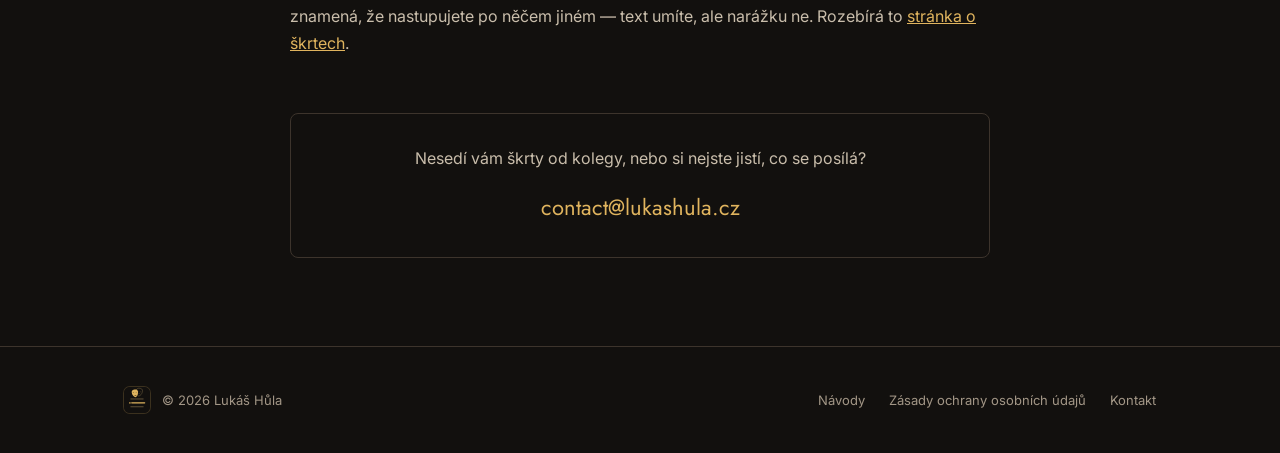
<file: navody/sdileni-skrtu.html>
<!doctype html>
<html lang="cs">
<head>
<meta charset="utf-8">
<meta name="viewport" content="width=device-width, initial-scale=1">
<title>Sdílení škrtů se souborem — Nazkoušeno</title>
<meta name="description" content="Jak v Nazkoušeno poslat škrty celému souboru přes QR kód nebo schránku, jak si je zapracovat od kolegy a proč se některé škrty nepřiloží.">
<meta name="theme-color" content="#12100E">
<link rel="icon" type="image/svg+xml" href="../assets/img/favicon.svg">
<link rel="stylesheet" href="../assets/css/site.css?v=9">
</head>
<body>

<header class="site-header">
  <div class="container">
    <a class="brand" href="../index.html">
      <img class="brand-mark" src="../assets/img/logo.svg" alt="" width="38" height="38">
      <span>Nazkoušeno</span>
    </a>
    <nav class="nav-links">
      <a href="index.html">Návody</a>
      <a href="../index.html">Zpět na web</a>
    </nav>
  </div>
</header>

<main>
  <section style="padding-top:64px;">
    <div class="container container--narrow">

      <div class="guide-head">
        <a class="crumb" href="index.html">← Návody</a>
        <p class="eyebrow">Soubor</p>
        <h1>Sdílení škrtů se souborem</h1>
        <p>Režisér nadiktuje škrty na zkoušce a celý soubor si je pak přepisuje do svých scénářů — každý zvlášť, každý znovu, a chyby se odhalí až na jevišti. Tohle je způsob, jak je zapíše jeden člověk a ostatní si je převezmou. Posílá se přitom <strong>jen seznam škrtnutých replik, nikdy text hry</strong>.</p>
      </div>

      <div class="policy" style="max-width:700px;margin:56px auto 24px">
        <h2>Kde to je</h2>
        <p>Nastavení → <strong>Škrty souboru</strong>. Obrazovka má dvě poloviny: horní posílá vaše škrty, spodní přebírá cizí. Je to <strong>funkce plné verze</strong> — škrtat a učit se ze škrtnutého textu jde zdarma, placené je až rozeslání celému souboru.</p>
      </div>

      <!-- Poslat -->
      <div class="way reveal">
        <div class="way-body">
          <p class="eyebrow">Poslat souboru</p>
          <h2>QR do šatny, schránka do skupiny</h2>
          <p class="lede">Obě cesty nesou totéž a je jedno, kterou zvolíš. <strong>Ukázat QR kód</strong> je na situaci, kdy stojíte spolu — ukážeš displej a ostatní si to načtou. <strong>Zkopírovat do schránky</strong> je pro ty, co u zkoušky nebyli.</p>

          <div class="steps">
            <div class="step">
              <div class="step-marker"><div class="num">1</div><div class="line"></div></div>
              <div class="step-body">
                <h3>Nejdřív si škrty zapiš</h3>
                <p>Postup je v <a href="skrty.html" style="color:var(--brass)">návodu o škrtech</a>. Dokud žádné nemáš, obě tlačítka jsou vypnutá a nahoře stojí „Zatím nemáš žádné škrty."</p>
              </div>
            </div>
            <div class="step">
              <div class="step-marker"><div class="num">2</div><div class="line"></div></div>
              <div class="step-body">
                <h3>QR: zvyš si jas</h3>
                <p>Aplikace to sama připomíná. V šeru na chodbě je to rozdíl mezi „načteno" a pěti pokusy. Kód je vždycky na bílém podkladu, i v tmavém motivu — čtečky jinak část kódů nepřečtou.</p>
              </div>
            </div>
            <div class="step">
              <div class="step-marker"><div class="num">3</div></div>
              <div class="step-body">
                <h3>Schránka: pošli, jak jste zvyklí</h3>
                <p>Po zkopírování se ukáže „N škrtů ve schránce. Pošli je souboru." Vlož je do skupiny nebo do mailu. Je to krátký kus textu, žádná příloha.</p>
              </div>
            </div>
          </div>
        </div>
        <div class="way-visual">
          <div class="phone">
            <img src="../assets/img/navod/sdileni-qr.png" alt="Obrazovka Ukázat škrty s QR kódem na bílém podkladu, hlášením 8 škrtů a radou zvýšit si jas displeje." width="700" height="1522" loading="lazy">
          </div>
        </div>
      </div>

      <!-- Zapracovat -->
      <div class="way reveal">
        <div class="way-body">
          <p class="eyebrow">Zapracovat od kolegy</p>
          <h2>Uvidíš dopředu, co se stane</h2>
          <p class="lede">Škrt mění, co se ti drilluje, takže se nezapracovává naslepo. Ťukneš na <strong>Načíst QR kód</strong> a namíříš foťák na kolegův displej, nebo na <strong>Vložit ze schránky</strong>, když ti seznam přišel zprávou. V obou případech se dole objeví náhled: <strong>do které hry</strong> to půjde a <strong>kolik škrtů v tvé kopii nesedne</strong>. Teprve pak se ťuká na <strong>Zapracovat škrty</strong>.</p>

          <div class="steps">
            <div class="step">
              <div class="step-marker"><div class="num">1</div><div class="line"></div></div>
              <div class="step-body">
                <h3>Hra se najde sama</h3>
                <p>Podle replik, ne podle názvu. Nová inscenace tím nikdy nevznikne — seznam nenese text, takže by nebylo z čeho ji vyrobit. Hru musíš mít naimportovanou.</p>
              </div>
            </div>
            <div class="step">
              <div class="step-marker"><div class="num">2</div><div class="line"></div></div>
              <div class="step-body">
                <h3>Co nesedne, zůstane nezaškrtnuté</h3>
                <p>Když se vaše kopie liší, aplikace to řekne rovnou: „N škrtů sedne. M replik ve tvé kopii není." Zbytek si doškrtáš ručně — nic se neztratí potichu.</p>
              </div>
            </div>
            <div class="step">
              <div class="step-marker"><div class="num">3</div></div>
              <div class="step-body">
                <h3>Tvoje zápisky zůstanou</h3>
                <p>Poznámky, štítky ani ruční opravy se nepřepisují. Seznam nese výhradně škrty — poznámky jsou tvoje věc ze zkoušky, ne režisérovo rozhodnutí.</p>
              </div>
            </div>
          </div>
        </div>
        <div class="way-visual">
          <div class="phone">
            <img src="../assets/img/navod/sdileni-nahled.png" alt="Obrazovka Škrty souboru s oddíly Poslat souboru a Zapracovat od kolegy a s náhledem: 8 škrtů sedne, 5 replik ve tvé kopii není." width="700" height="1522" loading="lazy">
          </div>
        </div>
      </div>

      <div class="reveal" style="max-width:700px;margin:72px auto 0">
        <p class="eyebrow" style="display:block;margin-bottom:18px">Když to nesedne</p>
        <div class="faq">
          <details>
            <summary>„Tohle není seznam škrtů."<span class="plus" aria-hidden="true"></span></summary>
            <p>Ve schránce je něco jiného, než co aplikace očekává — typicky se zkopírovala jen část zprávy, nebo se mezitím zkopírovalo něco jiného. Nechte si od kolegy poslat seznam znovu a vyberte ho celý.</p>
          </details>
          <details>
            <summary>„Ani jedna z tvých her tyhle repliky nemá."<span class="plus" aria-hidden="true"></span></summary>
            <p>Seznam je platný, ale nepatří k ničemu, co máte v aplikaci. Buď je k jiné hře, nebo ji nemáte naimportovanou — nebo se vaše kopie od kolegovy liší <strong>tak moc</strong>, že se nedají spolehlivě spárovat.</p>
            <p>Aplikace párování raději odmítne, než aby škrty přiložila naslepo. Přiložit je na špatné repliky by znamenalo učit se text, který se hraje, jako škrtnutý — a to se pozná až na jevišti.</p>
          </details>
          <details>
            <summary>Proč se některé škrty nepřiloží<span class="plus" aria-hidden="true"></span></summary>
            <p>Protože repliky se poznávají podle <strong>obsahu</strong>, ne podle pořadí. Dvě kopie téhož překladu se běžně liší o desítky replik — jiné formátování, jiná verze od agentury, ručně doplněný řádek. Co je v obou kopiích stejné, sedne; zbytek zůstane nezaškrtnutý a aplikace vám ho spočítá.</p>
            <p>Když se vaše kopie liší, ukáže se navíc věta „Tvoje kopie scénáře není úplně stejná jako kolegova." Je to upozornění, ne chyba — jen vězte, že se seznam nepřiložil celý.</p>
          </details>
          <details>
            <summary>Místo QR kódu se ukáže text nebo prázdné místo<span class="plus" aria-hidden="true"></span></summary>
            <p>Do jednoho kódu se vejde jen omezené množství dat, takže při stovkách škrtů už se nevejde. A škrty na <strong>ručně doplněných replikách</strong> se do kódu nedostanou vůbec — ty existují jen ve vaší kopii.</p>
            <p>V obou případech <strong>použijte schránku</strong>: ta unese libovolný počet i doplněné repliky. Novější verze aplikace to na místě kódu vysvětlí; ve starší tam zůstane prázdné místo, což vypadá jako chyba, ale řešení je totéž.</p>
          </details>
          <details>
            <summary>Musíme mít všichni úplně stejný soubor?<span class="plus" aria-hidden="true"></span></summary>
            <p>Nemusíte, ale vyplatí se to. Když jeden člověk rozešle tentýž soubor všem a každý si ho naimportuje z něj, sednou škrty na první pokus a nikdo nic nedoškrtává. Zabere to pět minut na začátku.</p>
            <p>Aplikace na to má vlastní stručný postup — v obrazovce sdílení je odkaz <strong>Jak na to v souboru</strong>, který se dá ukázat i ostatním.</p>
          </details>
        </div>
      </div>

      <div class="policy" style="max-width:700px;margin:96px auto 0">
        <h2>Proč se posílá seznam, a ne text</h2>
        <p>Protože scénář je chráněné dílo a k divadelním překladům patří smlouva. Rozeslat text hry přes aplikaci by bylo šíření cizího díla — proto Nazkoušeno text nikdy neposílá a rozeslat scénář zůstává na vás, mimo aplikaci, stejně jako dosud.</p>
        <p>Seznam změn nese <strong>jen odkazy na repliky a typ změny</strong>. Komu se dostane do ruky bez scénáře, nemá z něj nic — a to je přesně důvod, proč tahle funkce vůbec smí existovat.</p>

        <h2>Co škrt udělá s vaším nástupem</h2>
        <p>Po zapracování se může objevit hlášení, že se vám změnily narážky. Škrt v cizí replice znamená, že nastupujete po něčem jiném — text umíte, ale narážku ne. Rozebírá to <a href="skrty.html" style="color:var(--brass)">stránka o škrtech</a>.</p>
      </div>

      <div class="contact-box reveal">
        <p>Nesedí vám škrty od kolegy, nebo si nejste jistí, co se posílá?</p>
        <a class="mail" href="mailto:contact@lukashula.cz">contact@lukashula.cz</a>
      </div>

    </div>
  </section>
</main>

<footer>
  <div class="container">
    <span class="footer-brand"><img class="footer-mark" src="../assets/img/logo.svg" alt="" width="26" height="26"><span>© 2026 Lukáš Hůla</span></span>
    <div class="footer-links">
      <a href="index.html">Návody</a>
      <a href="../soukromi.html">Zásady ochrany osobních údajů</a>
      <a href="mailto:contact@lukashula.cz">Kontakt</a>
    </div>
  </div>
</footer>

<script>
// Táž pojistka jako na úvodní stránce: `.reveal` je bez JS neviditelný,
// takže co je v zorném poli hned při načtení, odkryje se bez animace.
var revealEls = document.querySelectorAll('.reveal');
function showNow(el) { el.classList.add('is-visible'); }
if ('IntersectionObserver' in window) {
  var io = new IntersectionObserver(function (entries) {
    entries.forEach(function (entry) {
      if (entry.isIntersecting) { showNow(entry.target); io.unobserve(entry.target); }
    });
  }, { rootMargin: '0px 0px 300px 0px', threshold: 0 });
  revealEls.forEach(function (el) {
    if (el.getBoundingClientRect().top < window.innerHeight) { showNow(el); } else { io.observe(el); }
  });
  setTimeout(function () { revealEls.forEach(showNow); }, 5000);
} else {
  revealEls.forEach(showNow);
}
</script>

</body>
</html>
</file>
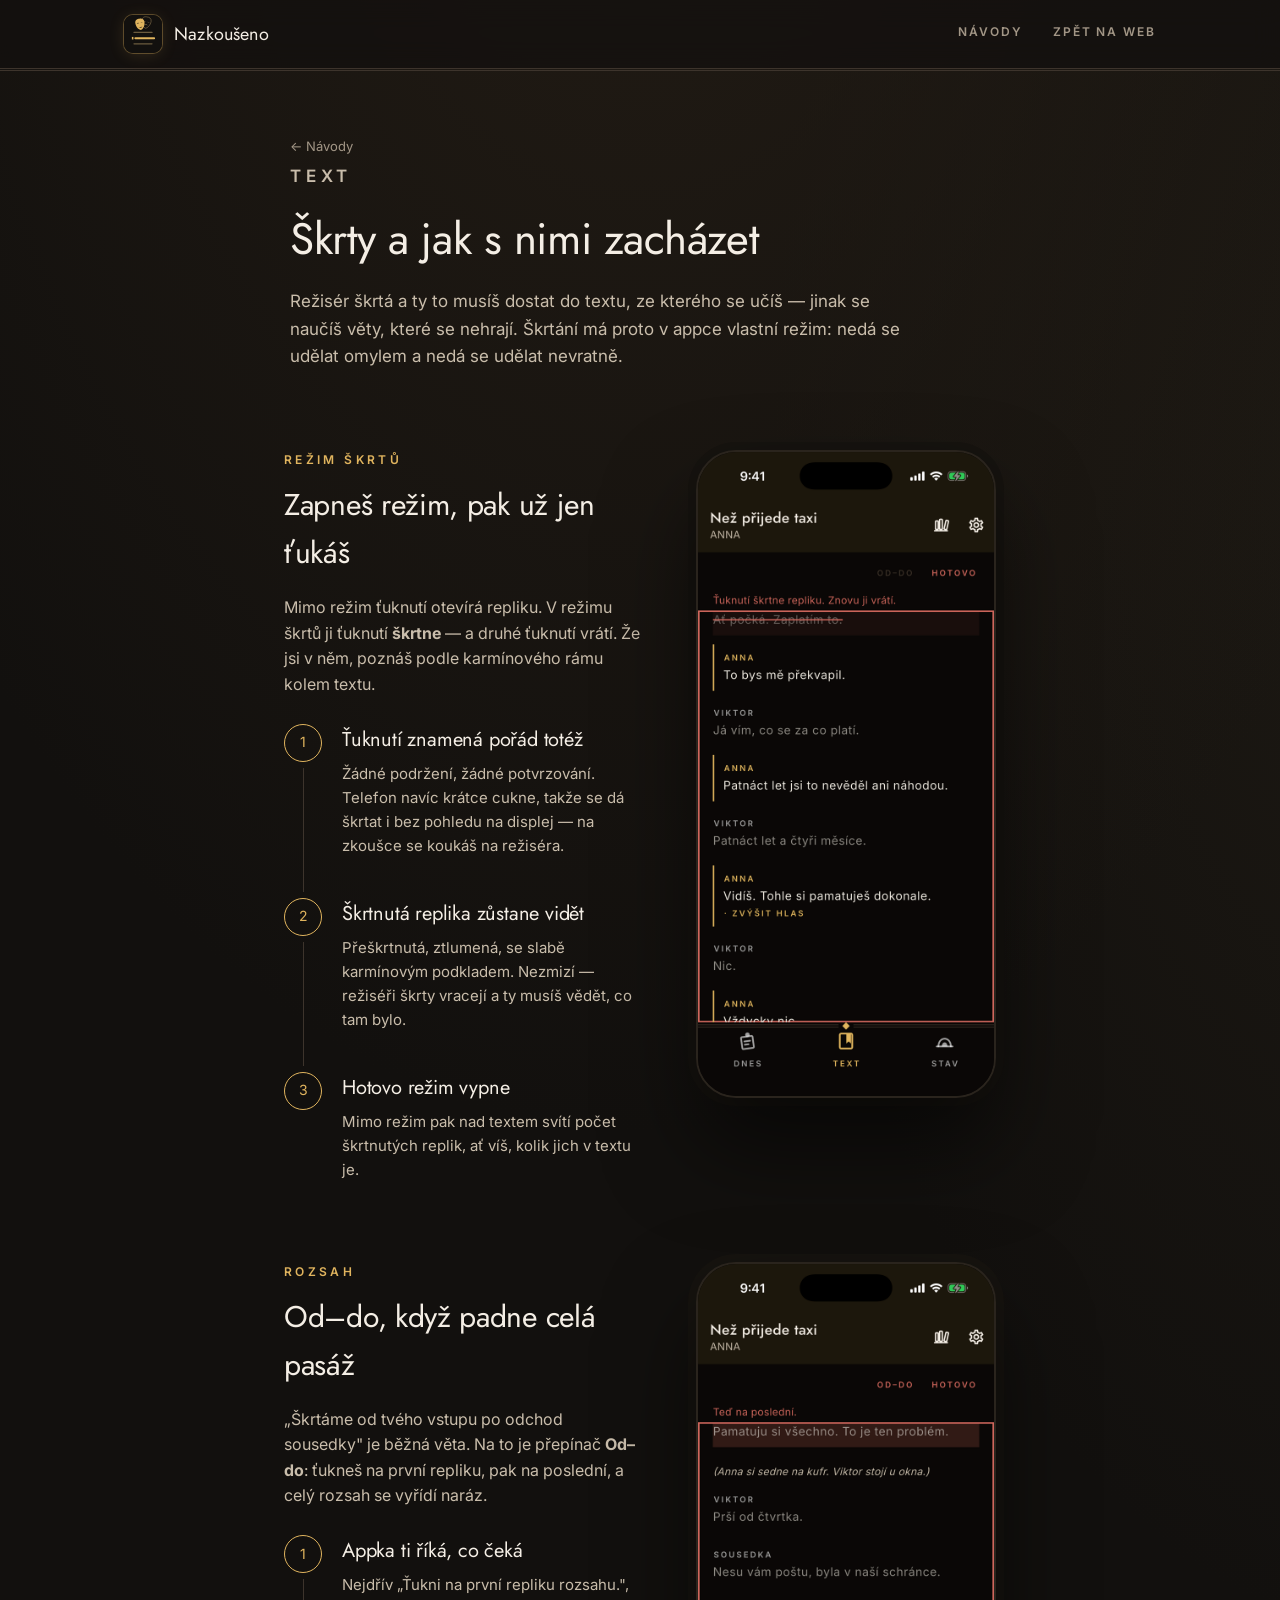
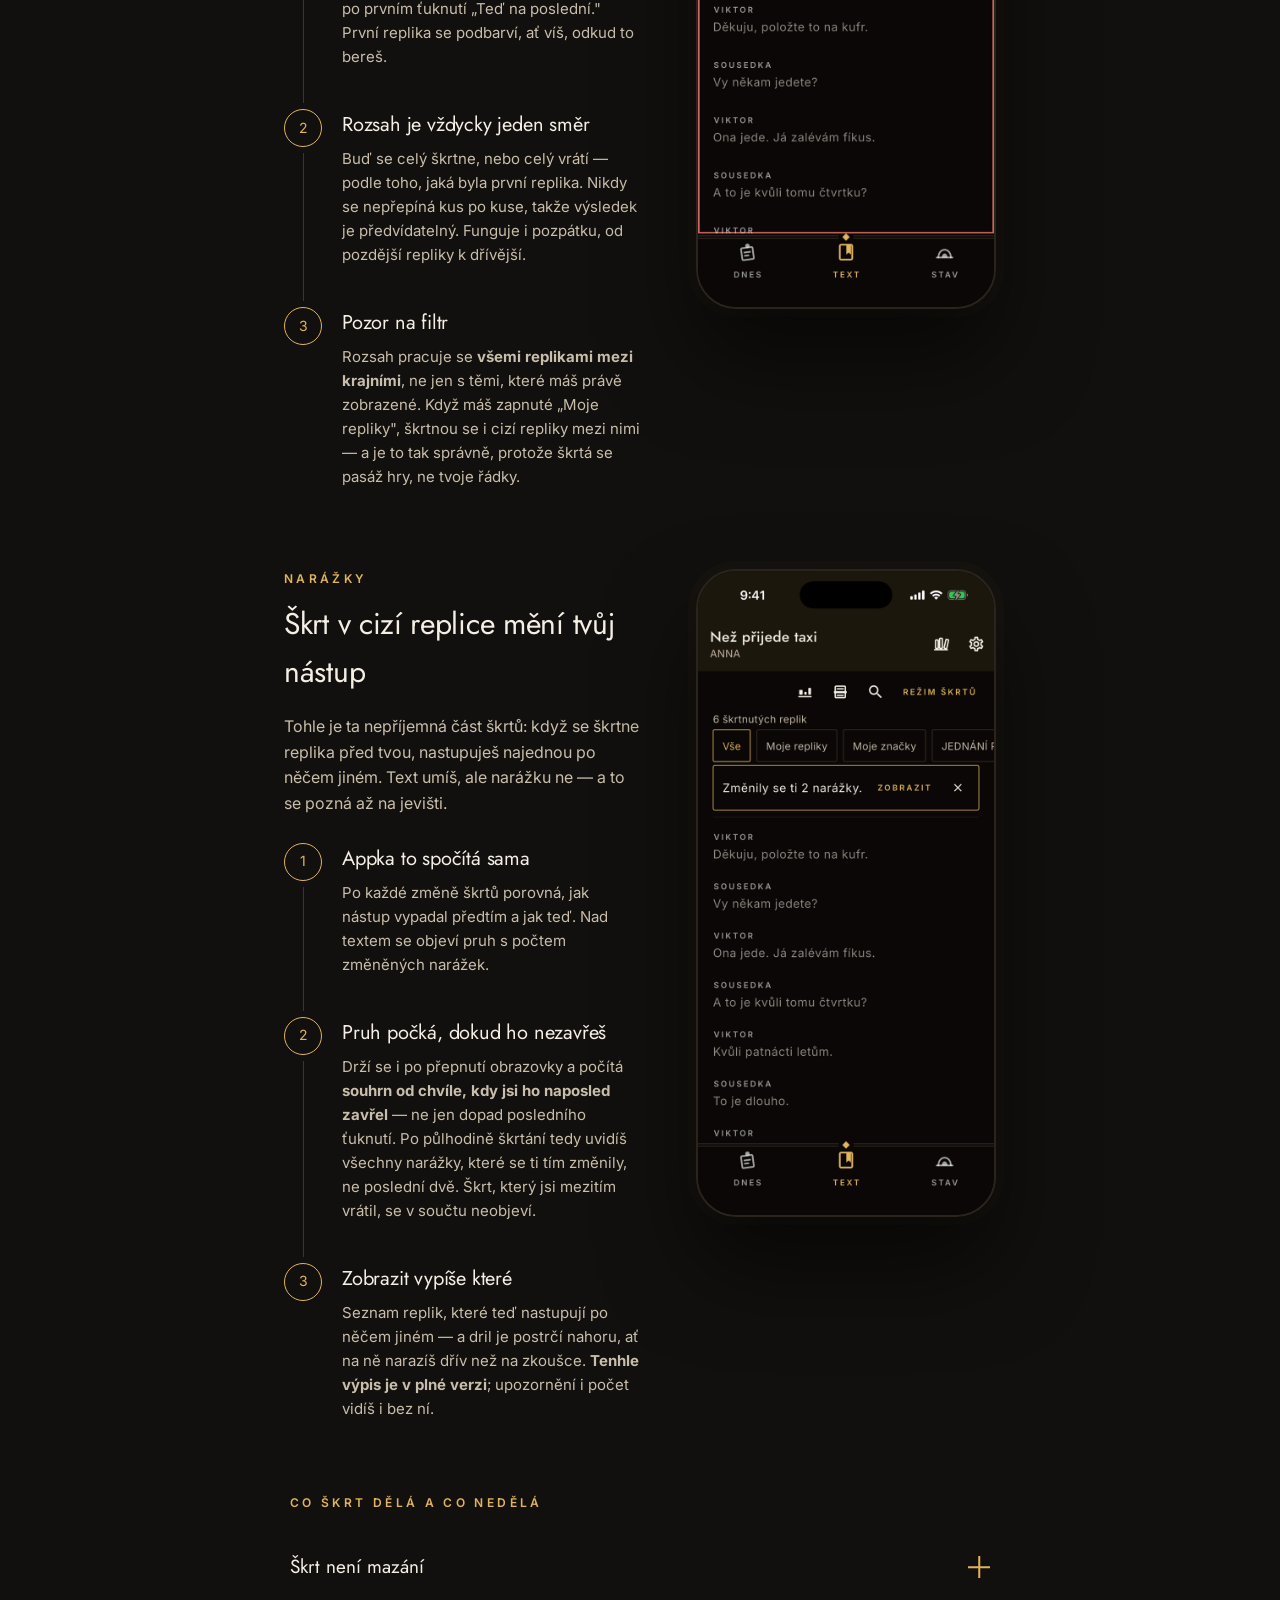
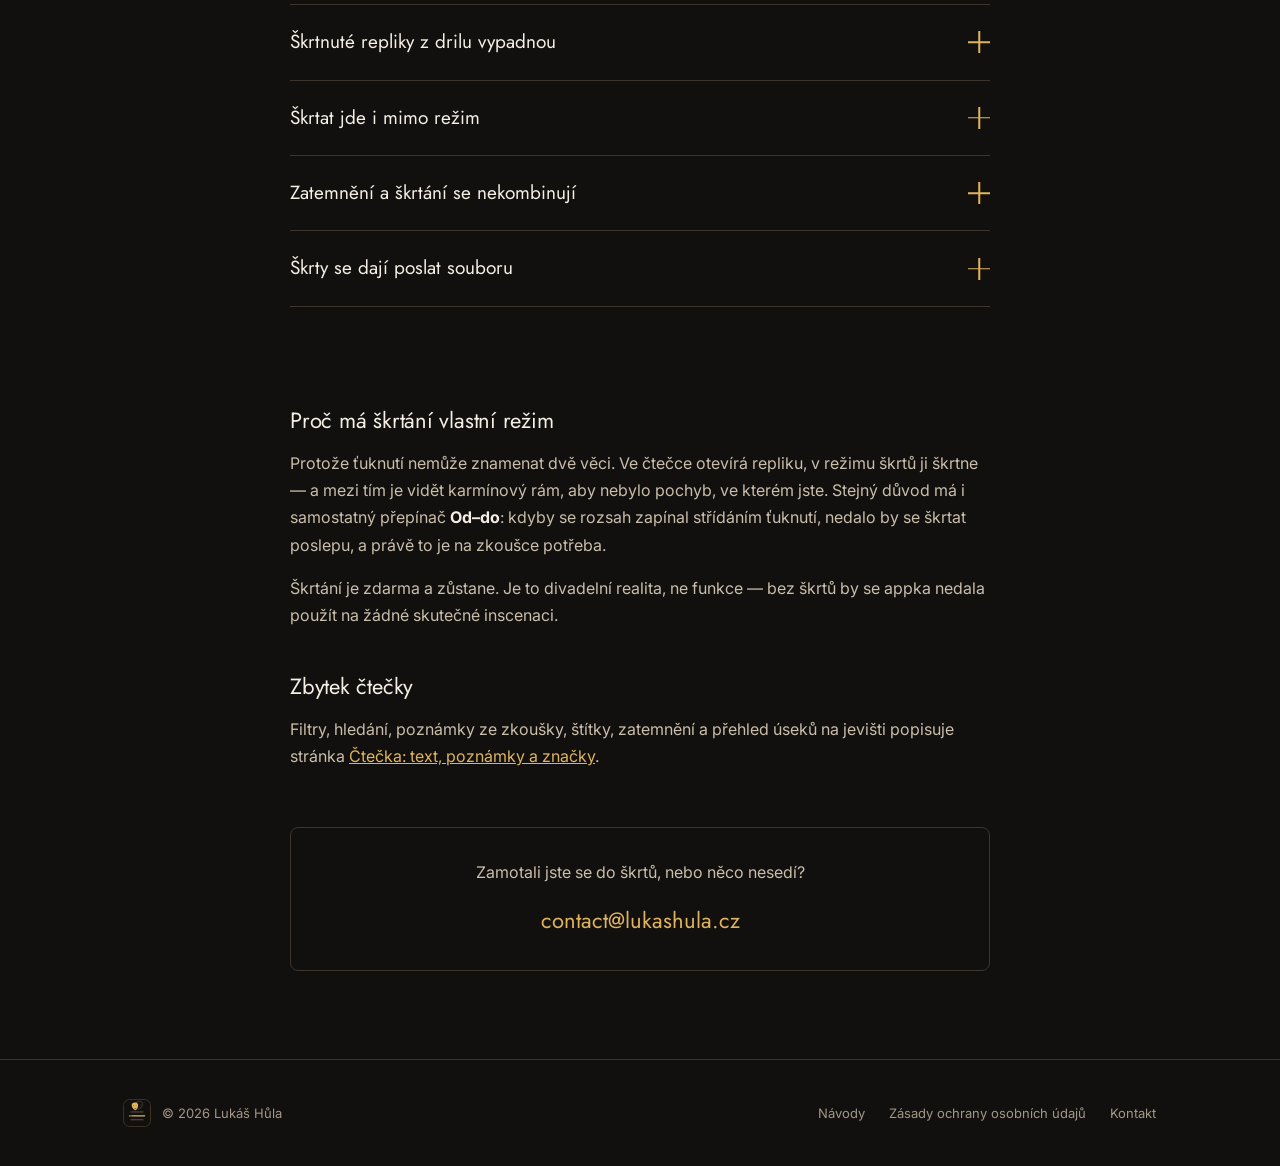
<file: navody/skrty.html>
<!doctype html>
<html lang="cs">
<head>
<meta charset="utf-8">
<meta name="viewport" content="width=device-width, initial-scale=1">
<title>Škrty a jak s nimi zacházet — Nazkoušeno</title>
<meta name="description" content="Jak se v Nazkoušeno škrtá: režim škrtů, rozsah od–do, návrat škrtu a přepočet narážek. Škrt není mazání — jde vrátit a nepřijdete o postup.">
<meta name="theme-color" content="#12100E">
<link rel="icon" type="image/svg+xml" href="../assets/img/favicon.svg">
<link rel="stylesheet" href="../assets/css/site.css?v=9">
</head>
<body>

<header class="site-header">
  <div class="container">
    <a class="brand" href="../index.html">
      <img class="brand-mark" src="../assets/img/logo.svg" alt="" width="38" height="38">
      <span>Nazkoušeno</span>
    </a>
    <nav class="nav-links">
      <a href="index.html">Návody</a>
      <a href="../index.html">Zpět na web</a>
    </nav>
  </div>
</header>

<main>
  <section style="padding-top:64px;">
    <div class="container container--narrow">

      <div class="guide-head">
        <a class="crumb" href="index.html">← Návody</a>
        <p class="eyebrow">Text</p>
        <h1>Škrty a jak s nimi zacházet</h1>
        <p>Režisér škrtá a ty to musíš dostat do textu, ze kterého se učíš — jinak se naučíš věty, které se nehrají. Škrtání má proto v appce vlastní režim: nedá se udělat omylem a nedá se udělat nevratně.</p>
      </div>

      <!-- Režim škrtů -->
      <div class="way reveal">
        <div class="way-body">
          <p class="eyebrow">Režim škrtů</p>
          <h2>Zapneš režim, pak už jen ťukáš</h2>
          <p class="lede">Mimo režim ťuknutí otevírá repliku. V režimu škrtů ji ťuknutí <strong>škrtne</strong> — a druhé ťuknutí vrátí. Že jsi v něm, poznáš podle karmínového rámu kolem textu.</p>

          <div class="steps">
            <div class="step">
              <div class="step-marker"><div class="num">1</div><div class="line"></div></div>
              <div class="step-body">
                <h3>Ťuknutí znamená pořád totéž</h3>
                <p>Žádné podržení, žádné potvrzování. Telefon navíc krátce cukne, takže se dá škrtat i bez pohledu na displej — na zkoušce se koukáš na režiséra.</p>
              </div>
            </div>
            <div class="step">
              <div class="step-marker"><div class="num">2</div><div class="line"></div></div>
              <div class="step-body">
                <h3>Škrtnutá replika zůstane vidět</h3>
                <p>Přeškrtnutá, ztlumená, se slabě karmínovým podkladem. Nezmizí — režiséři škrty vracejí a ty musíš vědět, co tam bylo.</p>
              </div>
            </div>
            <div class="step">
              <div class="step-marker"><div class="num">3</div></div>
              <div class="step-body">
                <h3>Hotovo režim vypne</h3>
                <p>Mimo režim pak nad textem svítí počet škrtnutých replik, ať víš, kolik jich v textu je.</p>
              </div>
            </div>
          </div>
        </div>
        <div class="way-visual">
          <div class="phone">
            <img src="../assets/img/navod/skrty-rezim.png" alt="Čtečka v režimu škrtů: karmínový rám kolem textu, škrtnutá replika přeškrtnutá a ztlumená, nad textem věta Ťuknutí škrtne repliku." width="700" height="1522" loading="lazy">
          </div>
        </div>
      </div>

      <!-- Od–do -->
      <div class="way reveal">
        <div class="way-body">
          <p class="eyebrow">Rozsah</p>
          <h2>Od–do, když padne celá pasáž</h2>
          <p class="lede">„Škrtáme od tvého vstupu po odchod sousedky" je běžná věta. Na to je přepínač <strong>Od–do</strong>: ťukneš na první repliku, pak na poslední, a celý rozsah se vyřídí naráz.</p>

          <div class="steps">
            <div class="step">
              <div class="step-marker"><div class="num">1</div><div class="line"></div></div>
              <div class="step-body">
                <h3>Appka ti říká, co čeká</h3>
                <p>Nejdřív „Ťukni na první repliku rozsahu.", po prvním ťuknutí „Teď na poslední." První replika se podbarví, ať víš, odkud to bereš.</p>
              </div>
            </div>
            <div class="step">
              <div class="step-marker"><div class="num">2</div><div class="line"></div></div>
              <div class="step-body">
                <h3>Rozsah je vždycky jeden směr</h3>
                <p>Buď se celý škrtne, nebo celý vrátí — podle toho, jaká byla první replika. Nikdy se nepřepíná kus po kuse, takže výsledek je předvídatelný. Funguje i pozpátku, od pozdější repliky k dřívější.</p>
              </div>
            </div>
            <div class="step">
              <div class="step-marker"><div class="num">3</div></div>
              <div class="step-body">
                <h3>Pozor na filtr</h3>
                <p>Rozsah pracuje se <strong>všemi replikami mezi krajními</strong>, ne jen s těmi, které máš právě zobrazené. Když máš zapnuté „Moje repliky", škrtnou se i cizí repliky mezi nimi — a je to tak správně, protože škrtá se pasáž hry, ne tvoje řádky.</p>
              </div>
            </div>
          </div>
        </div>
        <div class="way-visual">
          <div class="phone">
            <img src="../assets/img/navod/skrty-oddo.png" alt="Režim škrtů se zapnutým rozsahem od–do: první replika rozsahu je podbarvená a appka vyzývá k ťuknutí na poslední." width="700" height="1522" loading="lazy">
          </div>
        </div>
      </div>

      <!-- Narážky -->
      <div class="way reveal">
        <div class="way-body">
          <p class="eyebrow">Narážky</p>
          <h2>Škrt v cizí replice mění tvůj nástup</h2>
          <p class="lede">Tohle je ta nepříjemná část škrtů: když se škrtne replika před tvou, nastupuješ najednou po něčem jiném. Text umíš, ale narážku ne — a to se pozná až na jevišti.</p>

          <div class="steps">
            <div class="step">
              <div class="step-marker"><div class="num">1</div><div class="line"></div></div>
              <div class="step-body">
                <h3>Appka to spočítá sama</h3>
                <p>Po každé změně škrtů porovná, jak nástup vypadal předtím a jak teď. Nad textem se objeví pruh s počtem změněných narážek.</p>
              </div>
            </div>
            <div class="step">
              <div class="step-marker"><div class="num">2</div><div class="line"></div></div>
              <div class="step-body">
                <h3>Pruh počká, dokud ho nezavřeš</h3>
                <p>Drží se i po přepnutí obrazovky a počítá <strong>souhrn od chvíle, kdy jsi ho naposled zavřel</strong> — ne jen dopad posledního ťuknutí. Po půlhodině škrtání tedy uvidíš všechny narážky, které se ti tím změnily, ne poslední dvě. Škrt, který jsi mezitím vrátil, se v součtu neobjeví.</p>
              </div>
            </div>
            <div class="step">
              <div class="step-marker"><div class="num">3</div></div>
              <div class="step-body">
                <h3>Zobrazit vypíše které</h3>
                <p>Seznam replik, které teď nastupují po něčem jiném — a dril je postrčí nahoru, ať na ně narazíš dřív než na zkoušce. <strong>Tenhle výpis je v plné verzi</strong>; upozornění i počet vidíš i bez ní.</p>
              </div>
            </div>
          </div>
        </div>
        <div class="way-visual">
          <div class="phone">
            <img src="../assets/img/navod/skrty-narazky.png" alt="Pruh nad textem s hlášením Změnily se ti 2 narážky, tlačítkem Zobrazit a křížkem pro zavření; nad ním počet škrtnutých replik." width="700" height="1522" loading="lazy">
          </div>
        </div>
      </div>

      <div class="reveal" style="max-width:700px;margin:72px auto 0">
        <p class="eyebrow" style="display:block;margin-bottom:18px">Co škrt dělá a co nedělá</p>
        <div class="faq">
          <details>
            <summary>Škrt není mazání<span class="plus" aria-hidden="true"></span></summary>
            <p>Škrtnutá replika zůstane v textu vidět a kdykoli ji vrátíte. Nepřijdete ani o postup v učení — kdyby režisér škrt zrušil, replika se vrátí do drilu s tím, co jste na ní nadrilovali. Mazání je něco jiného a je na jiném místě: v panelu opravy repliky, pro řádky, které do hry vůbec nepatří.</p>
          </details>
          <details>
            <summary>Škrtnuté repliky z drilu vypadnou<span class="plus" aria-hidden="true"></span></summary>
            <p>To je celý smysl. Nezkoušíte text, který se nehraje, a nezkreslují vám procento — ze jmenovatele vypadnou taky. Po větším škrtání se tedy procento může zvednout, aniž byste cokoli drilovali.</p>
          </details>
          <details>
            <summary>Škrtat jde i mimo režim<span class="plus" aria-hidden="true"></span></summary>
            <p>V panelu u repliky je tlačítko <strong>Škrtnout</strong> a u škrtnuté <strong>Vrátit škrt</strong>. Hodí se na jednu repliku, o které se rozhodne mimochodem. Režim škrtů je na situaci, kdy režisér diktuje pasáž za pasáží.</p>
          </details>
          <details>
            <summary>Zatemnění a škrtání se nekombinují<span class="plus" aria-hidden="true"></span></summary>
            <p>Když vstoupíte do režimu škrtů se zapnutým zatemněním, ťuknutí na zakrytou repliku ji <strong>škrtne</strong>, ne odkryje. Před škrtáním si zatemnění vypněte, ať víte, do čeho ťukáte.</p>
          </details>
          <details>
            <summary>Škrty se dají poslat souboru<span class="plus" aria-hidden="true"></span></summary>
            <p>Jeden člověk zapíše škrty a ostatní si je zapracují do vlastní kopie — přes QR kód nebo přes schránku. Přenáší se <strong>jen seznam změn, nikdy text hry</strong>. Je to v plné verzi a má to <a href="sdileni-skrtu.html" style="color:var(--brass)">vlastní návod</a>.</p>
          </details>
        </div>
      </div>

      <div class="policy" style="max-width:700px;margin:96px auto 0">
        <h2>Proč má škrtání vlastní režim</h2>
        <p>Protože ťuknutí nemůže znamenat dvě věci. Ve čtečce otevírá repliku, v režimu škrtů ji škrtne — a mezi tím je vidět karmínový rám, aby nebylo pochyb, ve kterém jste. Stejný důvod má i samostatný přepínač <strong>Od–do</strong>: kdyby se rozsah zapínal střídáním ťuknutí, nedalo by se škrtat poslepu, a právě to je na zkoušce potřeba.</p>
        <p>Škrtání je zdarma a zůstane. Je to divadelní realita, ne funkce — bez škrtů by se appka nedala použít na žádné skutečné inscenaci.</p>

        <h2>Zbytek čtečky</h2>
        <p>Filtry, hledání, poznámky ze zkoušky, štítky, zatemnění a přehled úseků na jevišti popisuje stránka <a href="ctecka.html" style="color:var(--brass)">Čtečka: text, poznámky a značky</a>.</p>
      </div>

      <div class="contact-box reveal">
        <p>Zamotali jste se do škrtů, nebo něco nesedí?</p>
        <a class="mail" href="mailto:contact@lukashula.cz">contact@lukashula.cz</a>
      </div>

    </div>
  </section>
</main>

<footer>
  <div class="container">
    <span class="footer-brand"><img class="footer-mark" src="../assets/img/logo.svg" alt="" width="26" height="26"><span>© 2026 Lukáš Hůla</span></span>
    <div class="footer-links">
      <a href="index.html">Návody</a>
      <a href="../soukromi.html">Zásady ochrany osobních údajů</a>
      <a href="mailto:contact@lukashula.cz">Kontakt</a>
    </div>
  </div>
</footer>

<script>
// Táž pojistka jako na úvodní stránce: `.reveal` je bez JS neviditelný,
// takže co je v zorném poli hned při načtení, odkryje se bez animace.
var revealEls = document.querySelectorAll('.reveal');
function showNow(el) { el.classList.add('is-visible'); }
if ('IntersectionObserver' in window) {
  var io = new IntersectionObserver(function (entries) {
    entries.forEach(function (entry) {
      if (entry.isIntersecting) { showNow(entry.target); io.unobserve(entry.target); }
    });
  }, { rootMargin: '0px 0px 300px 0px', threshold: 0 });
  revealEls.forEach(function (el) {
    if (el.getBoundingClientRect().top < window.innerHeight) { showNow(el); } else { io.observe(el); }
  });
  setTimeout(function () { revealEls.forEach(showNow); }, 5000);
} else {
  revealEls.forEach(showNow);
}
</script>

</body>
</html>
</file>
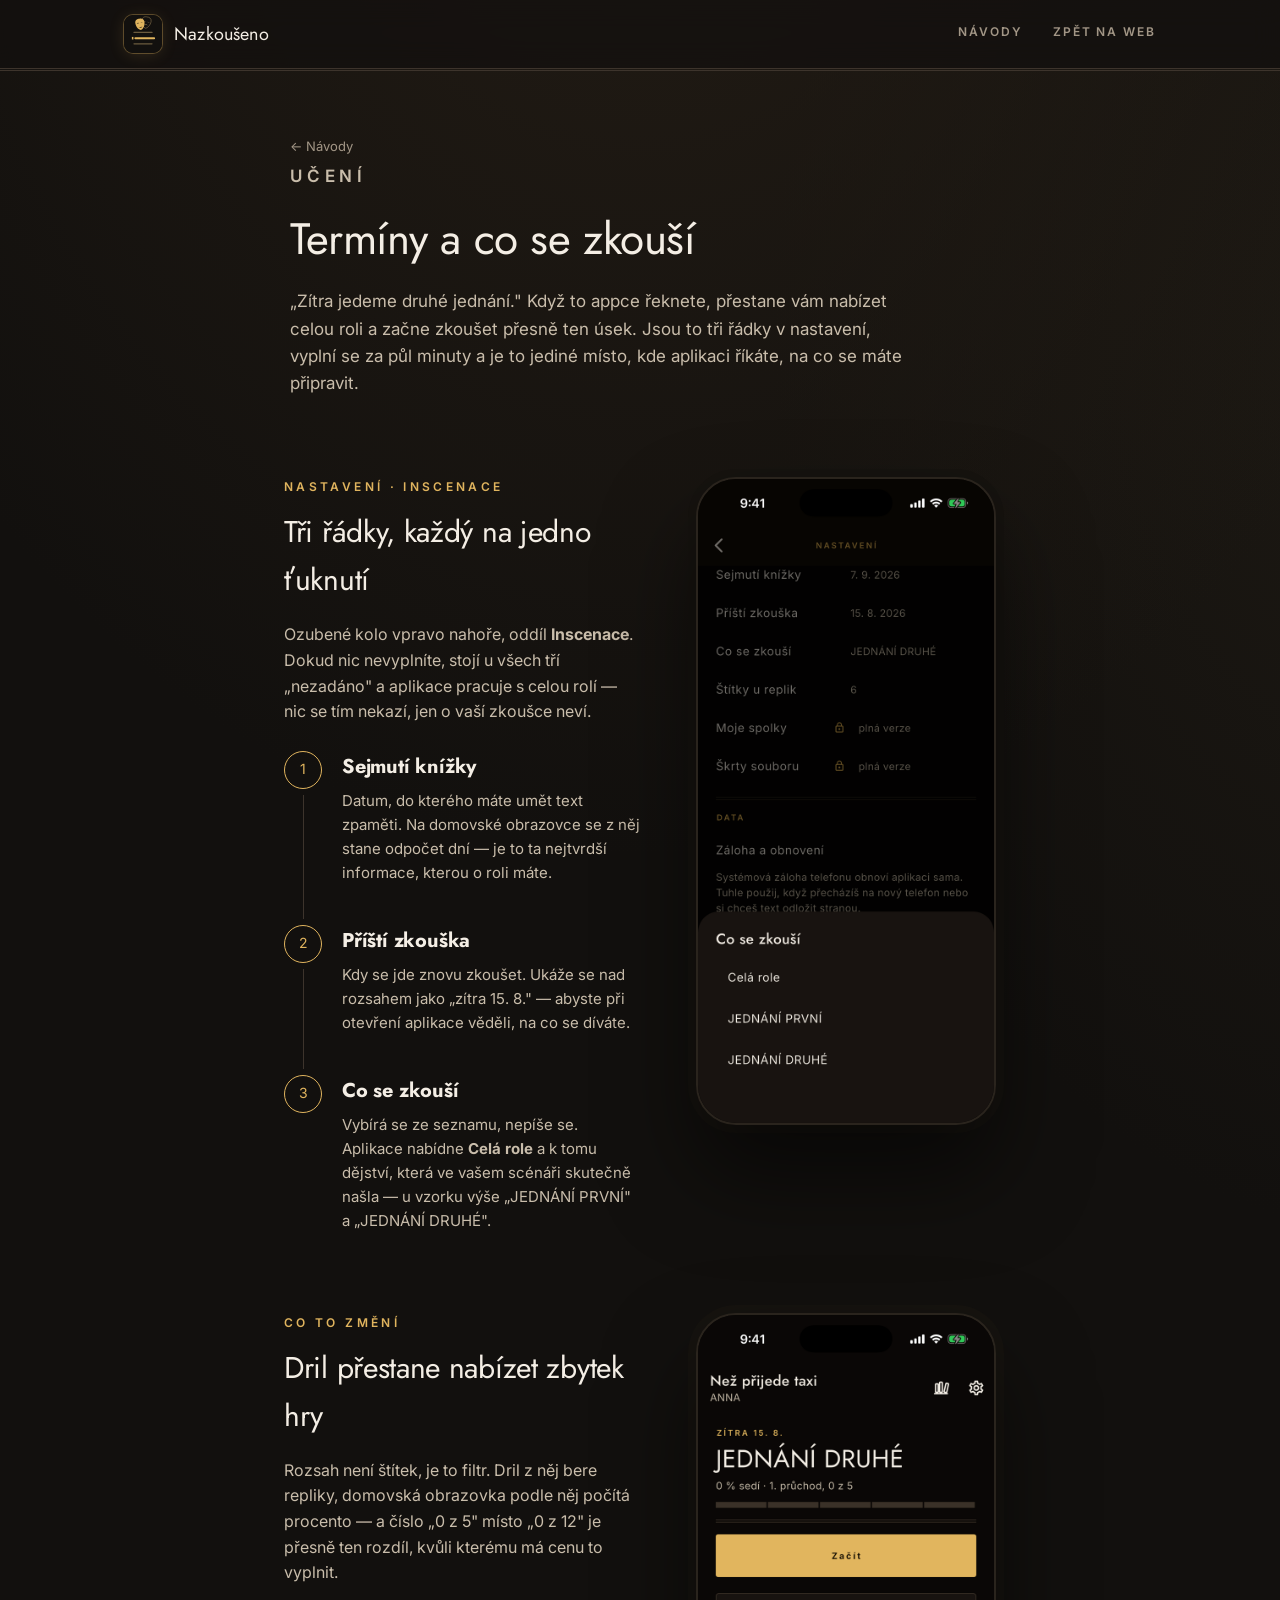
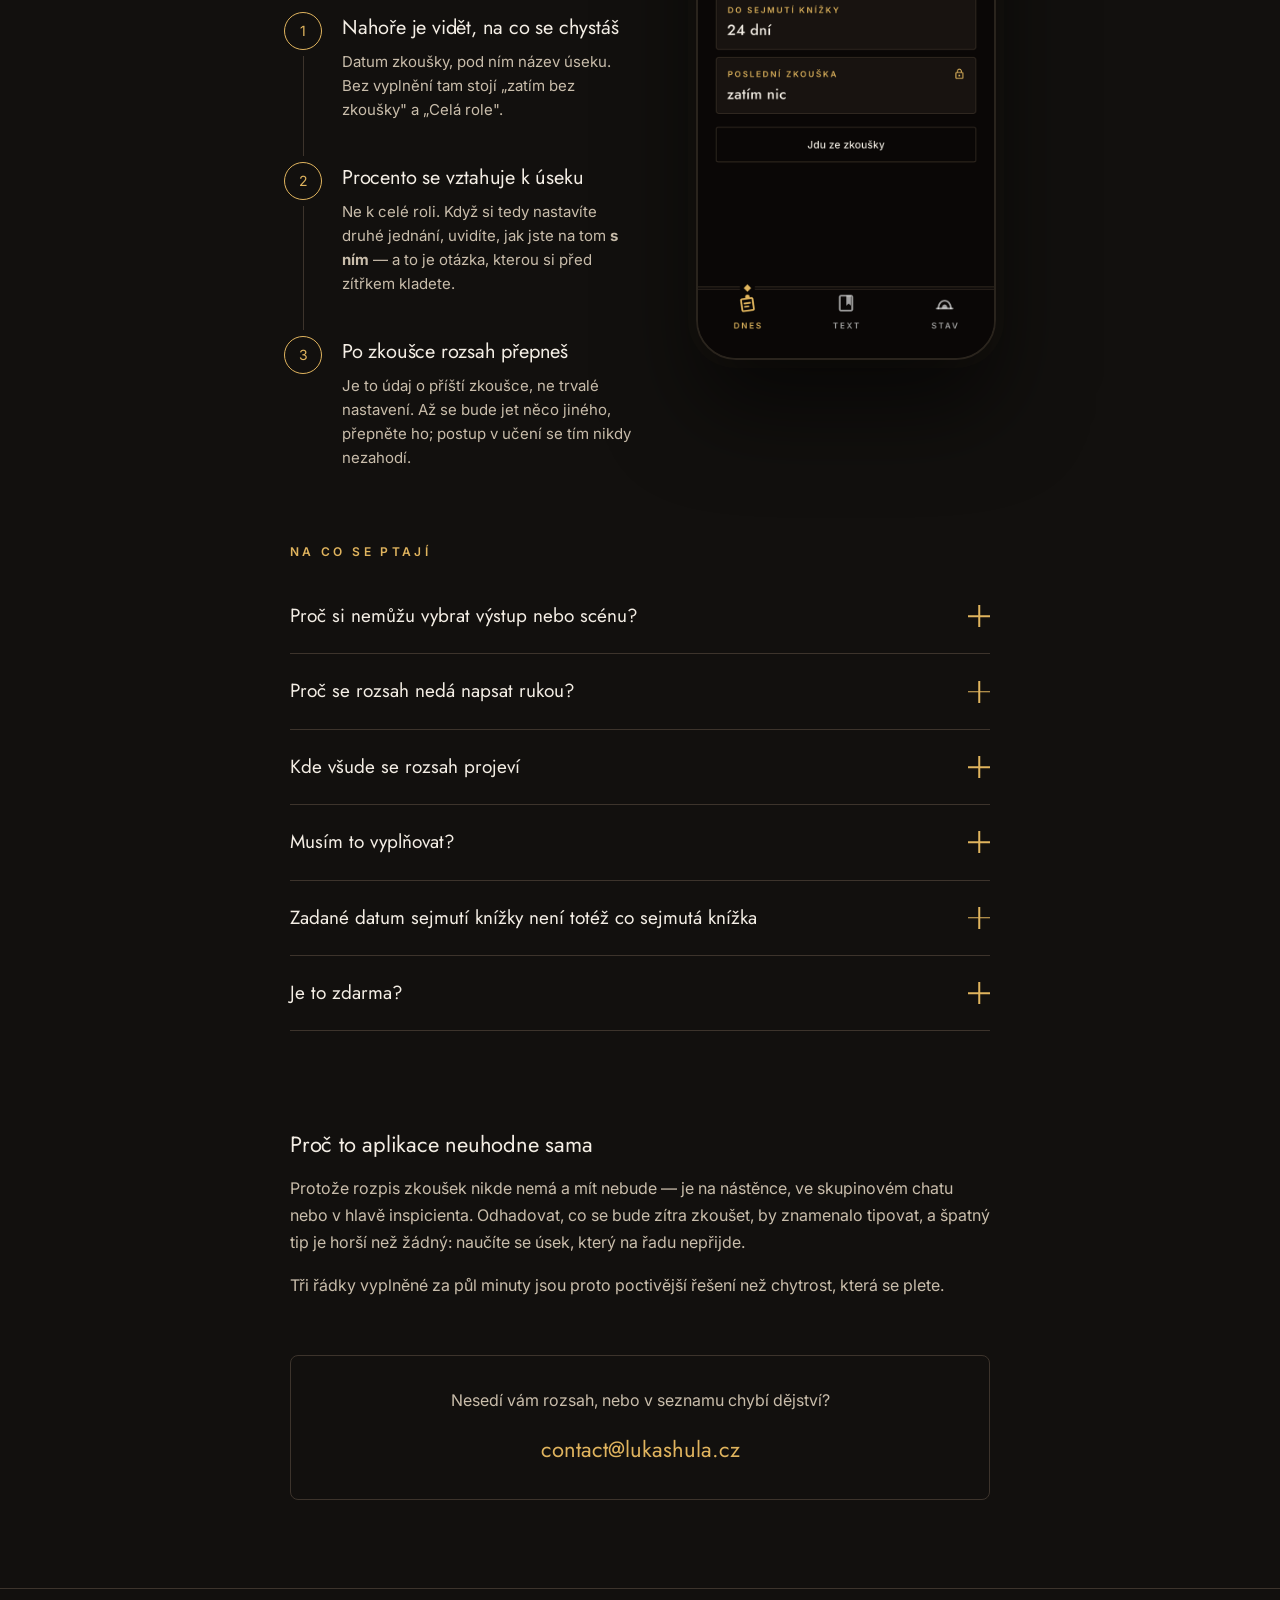
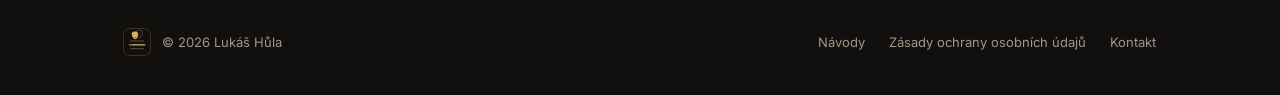
<file: navody/terminy.html>
<!doctype html>
<html lang="cs">
<head>
<meta charset="utf-8">
<meta name="viewport" content="width=device-width, initial-scale=1">
<title>Termíny a co se zkouší — Nazkoušeno</title>
<meta name="description" content="Jak v Nazkoušeno zadat datum zkoušky, sejmutí knížky a rozsah, který se zítra zkouší — a co to změní v drilu a na domovské obrazovce.">
<meta name="theme-color" content="#12100E">
<link rel="icon" type="image/svg+xml" href="../assets/img/favicon.svg">
<link rel="stylesheet" href="../assets/css/site.css?v=9">
</head>
<body>

<header class="site-header">
  <div class="container">
    <a class="brand" href="../index.html">
      <img class="brand-mark" src="../assets/img/logo.svg" alt="" width="38" height="38">
      <span>Nazkoušeno</span>
    </a>
    <nav class="nav-links">
      <a href="index.html">Návody</a>
      <a href="../index.html">Zpět na web</a>
    </nav>
  </div>
</header>

<main>
  <section style="padding-top:64px;">
    <div class="container container--narrow">

      <div class="guide-head">
        <a class="crumb" href="index.html">← Návody</a>
        <p class="eyebrow">Učení</p>
        <h1>Termíny a co se zkouší</h1>
        <p>„Zítra jedeme druhé jednání." Když to appce řeknete, přestane vám nabízet celou roli a začne zkoušet přesně ten úsek. Jsou to tři řádky v nastavení, vyplní se za půl minuty a je to jediné místo, kde aplikaci říkáte, na co se máte připravit.</p>
      </div>

      <!-- Kde se to zadává -->
      <div class="way reveal">
        <div class="way-body">
          <p class="eyebrow">Nastavení · Inscenace</p>
          <h2>Tři řádky, každý na jedno ťuknutí</h2>
          <p class="lede">Ozubené kolo vpravo nahoře, oddíl <strong>Inscenace</strong>. Dokud nic nevyplníte, stojí u všech tří „nezadáno" a aplikace pracuje s celou rolí — nic se tím nekazí, jen o vaší zkoušce neví.</p>

          <div class="steps">
            <div class="step">
              <div class="step-marker"><div class="num">1</div><div class="line"></div></div>
              <div class="step-body">
                <h3><strong>Sejmutí knížky</strong></h3>
                <p>Datum, do kterého máte umět text zpaměti. Na domovské obrazovce se z něj stane odpočet dní — je to ta nejtvrdší informace, kterou o roli máte.</p>
              </div>
            </div>
            <div class="step">
              <div class="step-marker"><div class="num">2</div><div class="line"></div></div>
              <div class="step-body">
                <h3><strong>Příští zkouška</strong></h3>
                <p>Kdy se jde znovu zkoušet. Ukáže se nad rozsahem jako „zítra 15. 8." — abyste při otevření aplikace věděli, na co se díváte.</p>
              </div>
            </div>
            <div class="step">
              <div class="step-marker"><div class="num">3</div></div>
              <div class="step-body">
                <h3><strong>Co se zkouší</strong></h3>
                <p>Vybírá se ze seznamu, nepíše se. Aplikace nabídne <strong>Celá role</strong> a k tomu dějství, která ve vašem scénáři skutečně našla — u vzorku výše „JEDNÁNÍ PRVNÍ" a „JEDNÁNÍ DRUHÉ".</p>
              </div>
            </div>
          </div>
        </div>
        <div class="way-visual">
          <div class="phone">
            <img src="../assets/img/navod/terminy-rozsah.png" alt="Nastavení s oddílem Inscenace: sejmutí knížky, příští zkouška a rozsah; přes ně vysunutý panel Co se zkouší s volbami Celá role, Jednání první a Jednání druhé." width="700" height="1522" loading="lazy">
          </div>
        </div>
      </div>

      <!-- Co to změní -->
      <div class="way reveal">
        <div class="way-body">
          <p class="eyebrow">Co to změní</p>
          <h2>Dril přestane nabízet zbytek hry</h2>
          <p class="lede">Rozsah není štítek, je to filtr. Dril z něj bere repliky, domovská obrazovka podle něj počítá procento — a číslo „0 z 5" místo „0 z 12" je přesně ten rozdíl, kvůli kterému má cenu to vyplnit.</p>

          <div class="steps">
            <div class="step">
              <div class="step-marker"><div class="num">1</div><div class="line"></div></div>
              <div class="step-body">
                <h3>Nahoře je vidět, na co se chystáš</h3>
                <p>Datum zkoušky, pod ním název úseku. Bez vyplnění tam stojí „zatím bez zkoušky" a „Celá role".</p>
              </div>
            </div>
            <div class="step">
              <div class="step-marker"><div class="num">2</div><div class="line"></div></div>
              <div class="step-body">
                <h3>Procento se vztahuje k úseku</h3>
                <p>Ne k celé roli. Když si tedy nastavíte druhé jednání, uvidíte, jak jste na tom <strong>s ním</strong> — a to je otázka, kterou si před zítřkem kladete.</p>
              </div>
            </div>
            <div class="step">
              <div class="step-marker"><div class="num">3</div></div>
              <div class="step-body">
                <h3>Po zkoušce rozsah přepneš</h3>
                <p>Je to údaj o příští zkoušce, ne trvalé nastavení. Až se bude jet něco jiného, přepněte ho; postup v učení se tím nikdy nezahodí.</p>
              </div>
            </div>
          </div>
        </div>
        <div class="way-visual">
          <div class="phone">
            <img src="../assets/img/navod/terminy-domov.png" alt="Domovská obrazovka: zítra 15. 8., pod tím Jednání druhé, 0 % sedí, 1. průchod, 0 z 5 a karta Do sejmutí knížky s hodnotou 24 dní." width="700" height="1522" loading="lazy">
          </div>
        </div>
      </div>

      <div class="reveal" style="max-width:700px;margin:72px auto 0">
        <p class="eyebrow" style="display:block;margin-bottom:18px">Na co se ptají</p>
        <div class="faq">
          <details>
            <summary>Proč si nemůžu vybrat výstup nebo scénu?<span class="plus" aria-hidden="true"></span></summary>
            <p>Protože v českých divadelních překladech obvykle nejsou. Číslované výstupy jsou konvence, kterou většina textů nemá, kdežto dějství tam bývají skoro vždycky — a „zítra jedeme druhé jednání" je i to, co režisér reálně řekne.</p>
            <p>Nabízejí se proto <strong>jen dějství, která aplikace ve vašem scénáři skutečně našla</strong>. Když jich text nemá, zbude volba Celá role.</p>
          </details>
          <details>
            <summary>Proč se rozsah nedá napsat rukou?<span class="plus" aria-hidden="true"></span></summary>
            <p>Volný text tam původně byl a k ničemu nevedl: dril z věty „od Anny po odchod sousedky" nic vyčíst nedokáže, takže by to byla jen poznámka pro vás. Výběr ze seznamu má tu vlastnost, že se podle něj dá skutečně filtrovat.</p>
          </details>
          <details>
            <summary>Kde všude se rozsah projeví<span class="plus" aria-hidden="true"></span></summary>
            <p><strong>V drilu a na domovské obrazovce</strong> — dril nabízí repliky z úseku a procento se počítá z něj.</p>
            <p><strong>A v záznamu po zkoušce</strong> — ten vám po zkoušce nabídne k odškrtání repliky z úseku, ne z celé hry. Když je i sám úsek dlouhý, ukáže se z něj pětadvacet nejslabších.</p>
            <p><strong>Na obrazovce Stav ne, a je to schválně.</strong> Ta odpovídá na otázku „jak jsem na tom s rolí", takže počítá celou roli bez ohledu na to, co se zkouší zítra. Rozebírá to <a href="kolik-uz-umim.html" style="color:var(--brass)">stránka o postupu</a>.</p>
          </details>
          <details>
            <summary>Musím to vyplňovat?<span class="plus" aria-hidden="true"></span></summary>
            <p>Ne. Bez vyplnění se zkouší celá role, což je rozumný výchozí stav — a u krátké role je to i správně. Smysl to dostává ve chvíli, kdy je text dlouhý a zkouší se po částech.</p>
          </details>
          <details>
            <summary>Zadané datum sejmutí knížky není totéž co sejmutá knížka<span class="plus" aria-hidden="true"></span></summary>
            <p>Datum je váš termín, odpočet do něj je připomínka. <strong>Sejmutí knížky</strong> je něco jiného: okamžik, kdy proběhne zkouška bez jediné nápovědy. Ten se nedá zadat, aplikace ho pozná z dat — popisuje to <a href="po-zkousce.html" style="color:var(--brass)">stránka o záznamu po zkoušce</a>.</p>
          </details>
          <details>
            <summary>Je to zdarma?<span class="plus" aria-hidden="true"></span></summary>
            <p>Ano, všechny tři řádky. Placený je až sběr po zkoušce, který na ně navazuje.</p>
          </details>
        </div>
      </div>

      <div class="policy" style="max-width:700px;margin:96px auto 0">
        <h2>Proč to aplikace neuhodne sama</h2>
        <p>Protože rozpis zkoušek nikde nemá a mít nebude — je na nástěnce, ve skupinovém chatu nebo v hlavě inspicienta. Odhadovat, co se bude zítra zkoušet, by znamenalo tipovat, a špatný tip je horší než žádný: naučíte se úsek, který na řadu nepřijde.</p>
        <p>Tři řádky vyplněné za půl minuty jsou proto poctivější řešení než chytrost, která se plete.</p>
      </div>

      <div class="contact-box reveal">
        <p>Nesedí vám rozsah, nebo v seznamu chybí dějství?</p>
        <a class="mail" href="mailto:contact@lukashula.cz">contact@lukashula.cz</a>
      </div>

    </div>
  </section>
</main>

<footer>
  <div class="container">
    <span class="footer-brand"><img class="footer-mark" src="../assets/img/logo.svg" alt="" width="26" height="26"><span>© 2026 Lukáš Hůla</span></span>
    <div class="footer-links">
      <a href="index.html">Návody</a>
      <a href="../soukromi.html">Zásady ochrany osobních údajů</a>
      <a href="mailto:contact@lukashula.cz">Kontakt</a>
    </div>
  </div>
</footer>

<script>
// Táž pojistka jako na úvodní stránce: `.reveal` je bez JS neviditelný,
// takže co je v zorném poli hned při načtení, odkryje se bez animace.
var revealEls = document.querySelectorAll('.reveal');
function showNow(el) { el.classList.add('is-visible'); }
if ('IntersectionObserver' in window) {
  var io = new IntersectionObserver(function (entries) {
    entries.forEach(function (entry) {
      if (entry.isIntersecting) { showNow(entry.target); io.unobserve(entry.target); }
    });
  }, { rootMargin: '0px 0px 300px 0px', threshold: 0 });
  revealEls.forEach(function (el) {
    if (el.getBoundingClientRect().top < window.innerHeight) { showNow(el); } else { io.observe(el); }
  });
  setTimeout(function () { revealEls.forEach(showNow); }, 5000);
} else {
  revealEls.forEach(showNow);
}
</script>

</body>
</html>
</file>
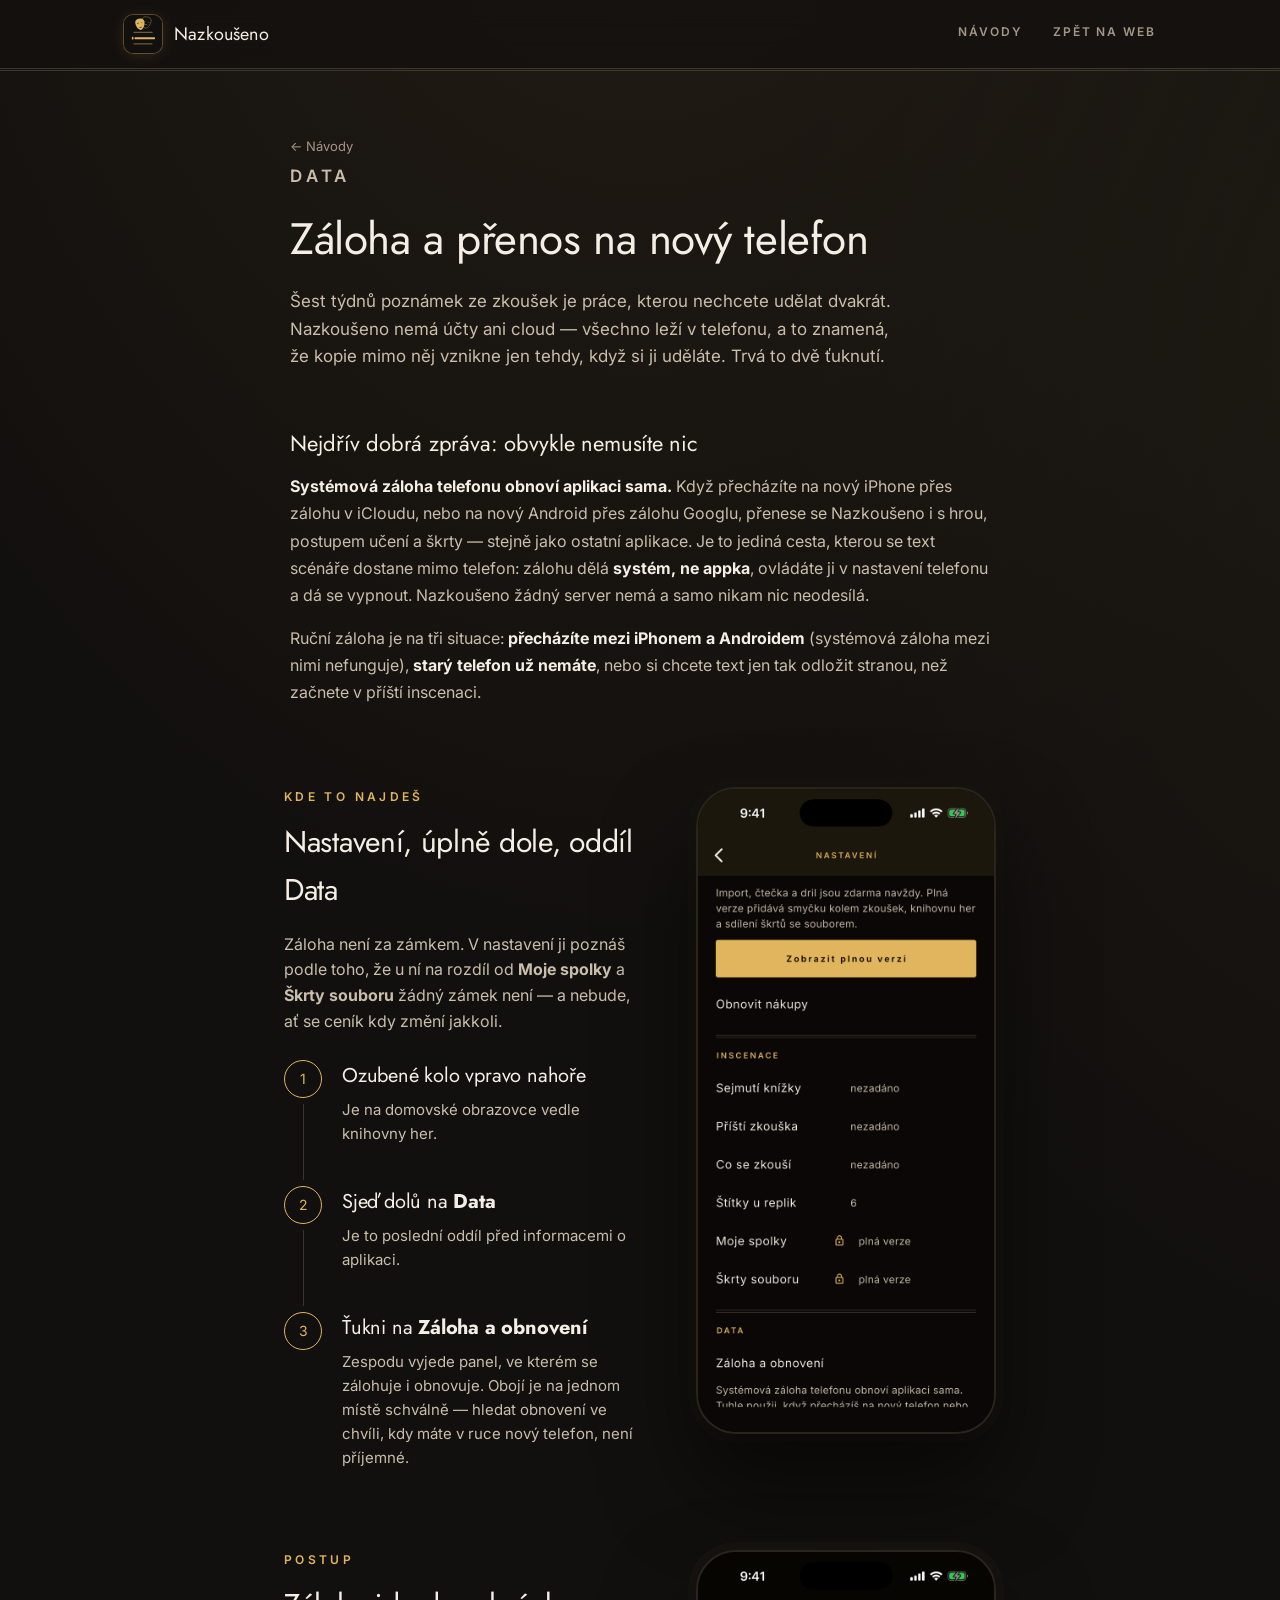
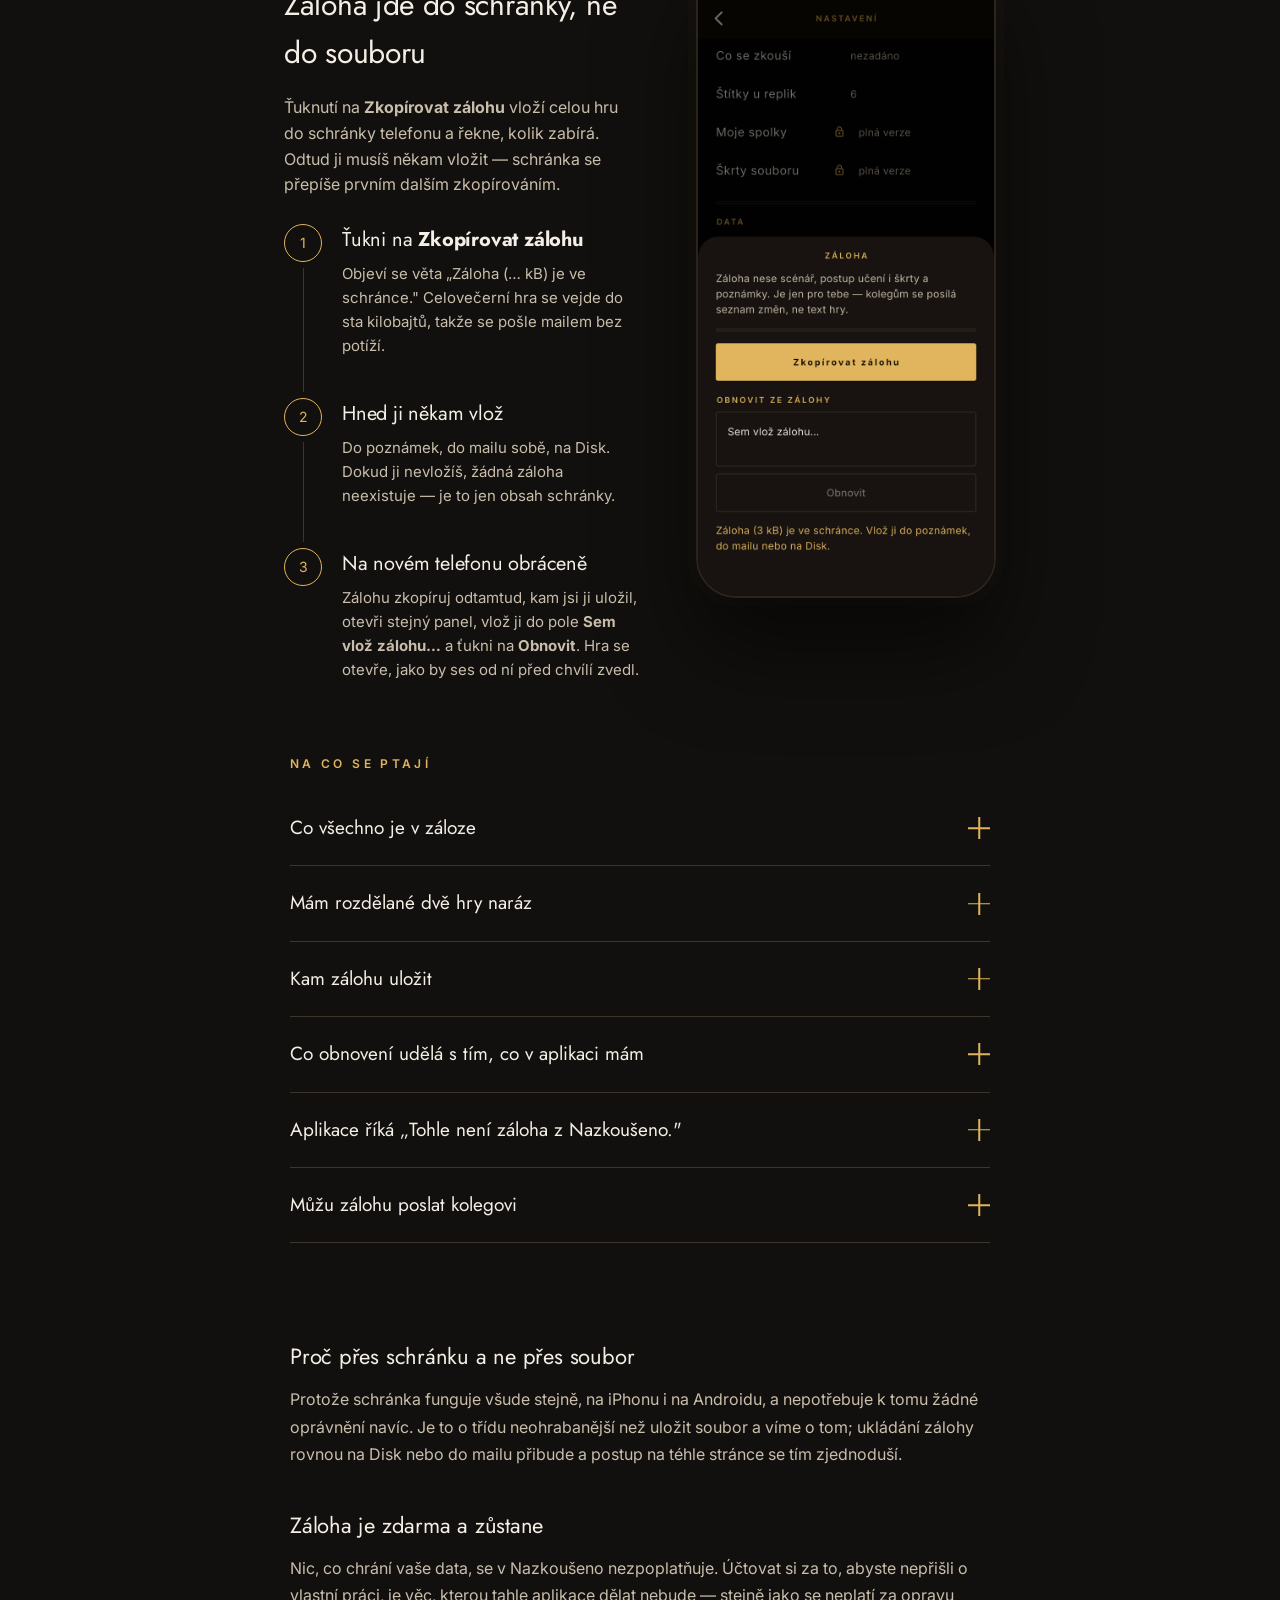
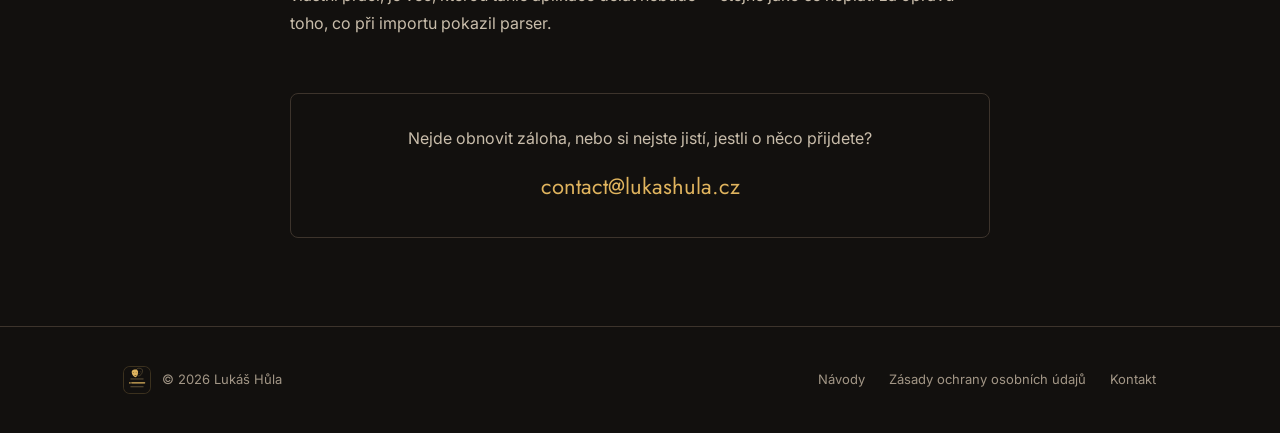
<file: navody/zaloha.html>
<!doctype html>
<html lang="cs">
<head>
<meta charset="utf-8">
<meta name="viewport" content="width=device-width, initial-scale=1">
<title>Záloha a přenos na nový telefon — Nazkoušeno</title>
<meta name="description" content="Jak si v Nazkoušeno udělat zálohu hry a přenést ji na jiný telefon. Záloha jde do schránky, nese text, postup i škrty, a je zdarma.">
<meta name="theme-color" content="#12100E">
<link rel="icon" type="image/svg+xml" href="../assets/img/favicon.svg">
<link rel="stylesheet" href="../assets/css/site.css?v=9">
</head>
<body>

<header class="site-header">
  <div class="container">
    <a class="brand" href="../index.html">
      <img class="brand-mark" src="../assets/img/logo.svg" alt="" width="38" height="38">
      <span>Nazkoušeno</span>
    </a>
    <nav class="nav-links">
      <a href="index.html">Návody</a>
      <a href="../index.html">Zpět na web</a>
    </nav>
  </div>
</header>

<main>
  <section style="padding-top:64px;">
    <div class="container container--narrow">

      <div class="guide-head">
        <a class="crumb" href="index.html">← Návody</a>
        <p class="eyebrow">Data</p>
        <h1>Záloha a přenos na nový telefon</h1>
        <p>Šest týdnů poznámek ze zkoušek je práce, kterou nechcete udělat dvakrát. Nazkoušeno nemá účty ani cloud — všechno leží v telefonu, a to znamená, že kopie mimo něj vznikne jen tehdy, když si ji uděláte. Trvá to dvě ťuknutí.</p>
      </div>

      <div class="policy" style="max-width:700px;margin:56px auto 24px">
        <h2>Nejdřív dobrá zpráva: obvykle nemusíte nic</h2>
        <p><strong>Systémová záloha telefonu obnoví aplikaci sama.</strong> Když přecházíte na nový iPhone přes zálohu v iCloudu, nebo na nový Android přes zálohu Googlu, přenese se Nazkoušeno i s hrou, postupem učení a škrty — stejně jako ostatní aplikace. Je to jediná cesta, kterou se text scénáře dostane mimo telefon: zálohu dělá <strong>systém, ne appka</strong>, ovládáte ji v nastavení telefonu a dá se vypnout. Nazkoušeno žádný server nemá a samo nikam nic neodesílá.</p>
        <p>Ruční záloha je na tři situace: <strong>přecházíte mezi iPhonem a Androidem</strong> (systémová záloha mezi nimi nefunguje), <strong>starý telefon už nemáte</strong>, nebo si chcete text jen tak odložit stranou, než začnete v příští inscenaci.</p>
      </div>

      <!-- Kde to je -->
      <div class="way reveal">
        <div class="way-body">
          <p class="eyebrow">Kde to najdeš</p>
          <h2>Nastavení, úplně dole, oddíl Data</h2>
          <p class="lede">Záloha není za zámkem. V nastavení ji poznáš podle toho, že u ní na rozdíl od <strong>Moje spolky</strong> a <strong>Škrty souboru</strong> žádný zámek není — a nebude, ať se ceník kdy změní jakkoli.</p>

          <div class="steps">
            <div class="step">
              <div class="step-marker"><div class="num">1</div><div class="line"></div></div>
              <div class="step-body">
                <h3>Ozubené kolo vpravo nahoře</h3>
                <p>Je na domovské obrazovce vedle knihovny her.</p>
              </div>
            </div>
            <div class="step">
              <div class="step-marker"><div class="num">2</div><div class="line"></div></div>
              <div class="step-body">
                <h3>Sjeď dolů na <strong>Data</strong></h3>
                <p>Je to poslední oddíl před informacemi o aplikaci.</p>
              </div>
            </div>
            <div class="step">
              <div class="step-marker"><div class="num">3</div></div>
              <div class="step-body">
                <h3>Ťukni na <strong>Záloha a obnovení</strong></h3>
                <p>Zespodu vyjede panel, ve kterém se zálohuje i obnovuje. Obojí je na jednom místě schválně — hledat obnovení ve chvíli, kdy máte v ruce nový telefon, není příjemné.</p>
              </div>
            </div>
          </div>
        </div>
        <div class="way-visual">
          <div class="phone">
            <img src="../assets/img/navod/zaloha-nastaveni.png" alt="Nastavení s oddílem Data a řádkem Záloha a obnovení bez zámku; nad ním řádky Moje spolky a Škrty souboru se zámkem a popiskem plná verze." width="700" height="1522" loading="lazy">
          </div>
        </div>
      </div>

      <!-- Zkopírovat a obnovit -->
      <div class="way reveal">
        <div class="way-body">
          <p class="eyebrow">Postup</p>
          <h2>Záloha jde do schránky, ne do souboru</h2>
          <p class="lede">Ťuknutí na <strong>Zkopírovat zálohu</strong> vloží celou hru do schránky telefonu a řekne, kolik zabírá. Odtud ji musíš někam vložit — schránka se přepíše prvním dalším zkopírováním.</p>

          <div class="steps">
            <div class="step">
              <div class="step-marker"><div class="num">1</div><div class="line"></div></div>
              <div class="step-body">
                <h3>Ťukni na <strong>Zkopírovat zálohu</strong></h3>
                <p>Objeví se věta „Záloha (… kB) je ve schránce." Celovečerní hra se vejde do sta kilobajtů, takže se pošle mailem bez potíží.</p>
              </div>
            </div>
            <div class="step">
              <div class="step-marker"><div class="num">2</div><div class="line"></div></div>
              <div class="step-body">
                <h3>Hned ji někam vlož</h3>
                <p>Do poznámek, do mailu sobě, na Disk. Dokud ji nevložíš, žádná záloha neexistuje — je to jen obsah schránky.</p>
              </div>
            </div>
            <div class="step">
              <div class="step-marker"><div class="num">3</div></div>
              <div class="step-body">
                <h3>Na novém telefonu obráceně</h3>
                <p>Zálohu zkopíruj odtamtud, kam jsi ji uložil, otevři stejný panel, vlož ji do pole <strong>Sem vlož zálohu…</strong> a ťukni na <strong>Obnovit</strong>. Hra se otevře, jako by ses od ní před chvílí zvedl.</p>
              </div>
            </div>
          </div>
        </div>
        <div class="way-visual">
          <div class="phone">
            <img src="../assets/img/navod/zaloha-hlaska.png" alt="Panel Záloha s tlačítkem Zkopírovat zálohu, polem Sem vlož zálohu, tlačítkem Obnovit a hlášením Záloha (3 kB) je ve schránce." width="700" height="1522" loading="lazy">
          </div>
        </div>
      </div>

      <div class="reveal" style="max-width:700px;margin:72px auto 0">
        <p class="eyebrow" style="display:block;margin-bottom:18px">Na co se ptají</p>
        <div class="faq">
          <details>
            <summary>Co všechno je v záloze<span class="plus" aria-hidden="true"></span></summary>
            <p>Text hry, obsazení a vaše ruční opravy z importu, postup učení včetně historie, škrty, poznámky u replik, štítky a karta role. Tedy všechno, co jste u té hry nasbírali.</p>
            <p>Není v ní seznam vašich spolků, vlastní seznam štítků a zakoupená plná verze — ty patří k aplikaci, ne ke hře. Nákup se na novém telefonu vrátí tlačítkem <strong>Obnovit nákupy</strong> v nastavení, pod stejným účtem obchodu.</p>
          </details>
          <details>
            <summary>Mám rozdělané dvě hry naráz<span class="plus" aria-hidden="true"></span></summary>
            <p><strong>Jedna záloha je jedna hra</strong> — ta, kterou máte právě otevřenou. Když jich máte víc, přepněte se v knihovně na druhou a zálohu udělejte znovu. Vzniknou dva texty, které si uložíte vedle sebe, a na novém telefonu je obnovíte jeden po druhém.</p>
          </details>
          <details>
            <summary>Kam zálohu uložit<span class="plus" aria-hidden="true"></span></summary>
            <p>Kamkoli, kde přežije výměnu telefonu — poznámky synchronizované na účet, mail sám sobě, cloudový disk. Aplikace sama nikam nic neposílá, tenhle krok děláte vy.</p>
            <p>Právě proto stojí za rozmyšlenou, o jaký text jde: záloha <strong>obsahuje celou hru</strong>. U divadelního překladu nebo scénáře pod NDA zvažte, jestli chcete kopii na cizím serveru, a případně ji uložte do zařízení, ne do cloudu.</p>
          </details>
          <details>
            <summary>Co obnovení udělá s tím, co v aplikaci mám<span class="plus" aria-hidden="true"></span></summary>
            <p>Obnovená hra se přidá do knihovny a otevře. Pokud tam táž hra už je, <strong>přepíše se</strong> zálohou — je to obnovení, ne kopie, takže vám nevzniknou dvě verze téhož textu. Ostatních her se to nedotkne.</p>
            <p><strong>Svoji zálohu obnovíte vždycky</strong>, i v bezplatné verzi — přepis vlastní hry ani obnovení do prázdné knihovny nikam nenaráží. Cizí záloha, která by ve vaší knihovně byla <strong>druhou</strong> hrou, ale podléhá témuž pravidlu jako druhý import: je to funkce plné verze.</p>
          </details>
          <details>
            <summary>Aplikace říká „Tohle není záloha z Nazkoušeno."<span class="plus" aria-hidden="true"></span></summary>
            <p>Skoro vždycky je vložený text neúplný. Zálohu je potřeba vybrat <strong>celou</strong>, od první složené závorky po poslední — některé aplikace při dlouhém výběru uříznou konec. Zkuste to znovu a raději přes „Vybrat vše".</p>
            <p>Druhá hláška, „Záloha je z novější verze aplikace.", znamená opak problému: záloha vznikla v novějším Nazkoušeno, než máte na tomhle telefonu. Aktualizujte aplikaci a obnovte znovu.</p>
          </details>
          <details>
            <summary>Můžu zálohu poslat kolegovi<span class="plus" aria-hidden="true"></span></summary>
            <p>Neposílejte. Záloha nese celý text hry, takže je určená jen vám a vašemu dalšímu telefonu. Na spolupráci se souborem slouží <strong>seznam změn</strong>, který nese jen čísla replik a typ změny, nikdy text — a je v plné verzi.</p>
          </details>
        </div>
      </div>

      <div class="policy" style="max-width:700px;margin:96px auto 0">
        <h2>Proč přes schránku a ne přes soubor</h2>
        <p>Protože schránka funguje všude stejně, na iPhonu i na Androidu, a nepotřebuje k tomu žádné oprávnění navíc. Je to o třídu neohrabanější než uložit soubor a víme o tom; ukládání zálohy rovnou na Disk nebo do mailu přibude a postup na téhle stránce se tím zjednoduší.</p>

        <h2>Záloha je zdarma a zůstane</h2>
        <p>Nic, co chrání vaše data, se v Nazkoušeno nezpoplatňuje. Účtovat si za to, abyste nepřišli o vlastní práci, je věc, kterou tahle aplikace dělat nebude — stejně jako se neplatí za opravu toho, co při importu pokazil parser.</p>
      </div>

      <div class="contact-box reveal">
        <p>Nejde obnovit záloha, nebo si nejste jistí, jestli o něco přijdete?</p>
        <a class="mail" href="mailto:contact@lukashula.cz">contact@lukashula.cz</a>
      </div>

    </div>
  </section>
</main>

<footer>
  <div class="container">
    <span class="footer-brand"><img class="footer-mark" src="../assets/img/logo.svg" alt="" width="26" height="26"><span>© 2026 Lukáš Hůla</span></span>
    <div class="footer-links">
      <a href="index.html">Návody</a>
      <a href="../soukromi.html">Zásady ochrany osobních údajů</a>
      <a href="mailto:contact@lukashula.cz">Kontakt</a>
    </div>
  </div>
</footer>

<script>
// Táž pojistka jako na úvodní stránce: `.reveal` je bez JS neviditelný,
// takže co je v zorném poli hned při načtení, odkryje se bez animace.
var revealEls = document.querySelectorAll('.reveal');
function showNow(el) { el.classList.add('is-visible'); }
if ('IntersectionObserver' in window) {
  var io = new IntersectionObserver(function (entries) {
    entries.forEach(function (entry) {
      if (entry.isIntersecting) { showNow(entry.target); io.unobserve(entry.target); }
    });
  }, { rootMargin: '0px 0px 300px 0px', threshold: 0 });
  revealEls.forEach(function (el) {
    if (el.getBoundingClientRect().top < window.innerHeight) { showNow(el); } else { io.observe(el); }
  });
  setTimeout(function () { revealEls.forEach(showNow); }, 5000);
} else {
  revealEls.forEach(showNow);
}
</script>

</body>
</html>
</file>
<file: assets/css/site.css>
/* Nazkoušeno — web
   Barvy a písma jsou 1:1 z `app/lib/theme/app_theme.dart` (tmavé téma),
   ne odhadnuté od oka. Web zůstává natrvalo tmavý — stejně jako obchodní
   screenshoty, ze kterých vychází — aby appka a web působily jako jedna
   věc, ne jako dvě různé identity. */

@font-face {
  font-family: 'Jost';
  src: url('../fonts/Jost.ttf') format('truetype');
  font-weight: 300 700;
  font-display: swap;
}

@font-face {
  font-family: 'Inter';
  src: url('../fonts/Inter.ttf') format('truetype');
  font-weight: 300 800;
  font-display: swap;
}

:root {
  --bg: #12100E;
  --surface: #1E1A17;
  --line: #3D342C;
  --text: #F4EEE5;
  --text-muted: #C9BDAB;
  --text-faint: #A29686;
  --brass: #E0B45E;
  --on-brass: #1A1408;
  --carmine: #D1685E;

  --display: 'Jost', serif;
  --ui: 'Inter', sans-serif;

  /* Výška lepivé hlavičky. Řídí zároveň odsazení kotev — viz `html` níž. */
  --header-h: 68px;
}

* { margin: 0; padding: 0; box-sizing: border-box; }

/* Kotvy nesmí skončit pod lepivou hlavičkou.
   `scroll-padding-top` říká prohlížeči, kde má scrollování „dosednout" —
   platí na skok na `#kotvu` i na `scrollIntoView`, takže se to nemusí
   řešit u každého cíle zvlášť. Výška hlavičky plus linka pod ní a ještě
   kousek vzduchu, aby nadpis nelepil na okraj. */
html { scroll-padding-top: calc(var(--header-h) + 26px); }

@media (prefers-reduced-motion: no-preference) {
  html { scroll-behavior: smooth; }
}

@media (prefers-reduced-motion: reduce) {
  html { scroll-behavior: auto; }
  * { animation-duration: 0.001ms !important; animation-iteration-count: 1 !important; transition-duration: 0.001ms !important; }
}

body {
  background:
    radial-gradient(120% 60% at 50% -10%, #241d15 0%, rgba(18, 16, 14, 0) 60%),
    radial-gradient(90% 50% at 110% 10%, #1d1913 0%, rgba(18, 16, 14, 0) 55%),
    var(--bg);
  color: var(--text);
  font-family: var(--ui);
  font-size: 16px;
  line-height: 1.6;
  -webkit-font-smoothing: antialiased;
}

a { color: inherit; }

img { max-width: 100%; display: block; }

.container {
  width: 100%;
  max-width: 1080px;
  margin: 0 auto;
  padding: 0 24px;
}

.container--narrow {
  max-width: 760px;
}

h1, h2, h3 {
  font-family: var(--display);
  font-weight: 400;
  letter-spacing: -0.01em;
  color: var(--text);
}

/* -------- prostrkané verzálky, jako jméno v programu -------- */
.eyebrow {
  font-family: var(--ui);
  font-weight: 600;
  font-size: 12px;
  letter-spacing: 0.28em;
  text-transform: uppercase;
  color: var(--brass);
}

.muted { color: var(--text-muted); }

.accent { color: var(--brass); }

/* -------- dvojitá vlasová linka -------- */
.double-rule {
  border-top: 1px solid var(--line);
  border-bottom: 1px solid var(--line);
  height: 3px;
  margin: 20px 0;
}

/* -------- hlavička -------- */
.site-header {
  position: sticky;
  top: 0;
  z-index: 10;
  backdrop-filter: blur(14px);
  background: rgba(18, 16, 14, 0.72);
  border-bottom: 1px solid var(--line);
}

/* Dvojitá vlasová linka, jako dělítko v divadelním programu — tentýž
   motiv, který aplikace používá pod nadpisy (`DoubleRule`). Stojí to
   dva pixely výšky a hlavičku to spojí se zbytkem sazby. */
.site-header::after {
  content: '';
  position: absolute;
  left: 0;
  right: 0;
  bottom: -3px;
  height: 1px;
  background: var(--line);
}

.site-header .container {
  display: flex;
  align-items: center;
  justify-content: space-between;
  height: var(--header-h);
}

.brand {
  display: flex;
  align-items: center;
  gap: 12px;
  text-decoration: none;
}

/* Znak má vlastní tmavé pozadí (je to skutečná ikona aplikace), takže na
   tmavé stránce splýval. Nekreslí se proto světlejší podklad — tím by
   přestal být tou ikonou — ale **mosazný vlas kolem a jemná záře pod ním**.
   Prsten dodá hranu, záře odlepí znak od pozadí. */
.brand-mark {
  width: 38px;
  height: 38px;
  border-radius: 9px;
  flex-shrink: 0;
  box-shadow:
    0 0 0 1px rgba(224, 180, 94, 0.32),
    0 2px 16px rgba(224, 180, 94, 0.14);
  transition: box-shadow 0.2s ease;
}

.brand:hover .brand-mark,
.brand:focus-visible .brand-mark {
  box-shadow:
    0 0 0 1px rgba(224, 180, 94, 0.55),
    0 2px 22px rgba(224, 180, 94, 0.24);
}

/* V patičce je znak menší a prsten slabší — je to tečka za stránkou,
   ne druhá hlavička. */
.footer-mark {
  width: 26px;
  height: 26px;
  border-radius: 6px;
  flex-shrink: 0;
  box-shadow: 0 0 0 1px rgba(224, 180, 94, 0.2);
}

.brand span {
  font-family: var(--display);
  font-size: 18px;
  letter-spacing: 0.01em;
  color: var(--text);
}

/* Prostrkané verzálky, stejně jako popisky v aplikaci. Hlavička tím mluví
   jazykem produktu místo výchozím 14px bezpatkovým písmem, které vypadá
   stejně na každém webu — a nestojí to ani pixel výšky navíc. */
/* Na telefonu je navigace vidět taky. Do 2026-08-14 tu bylo `display: none`
   až do 720 px, takže na mobilu nešlo z hlavičky nikam — hlavně ne do
   návodů, které se jinak nedají najít, když člověk nezná adresu. */
.nav-links {
  display: flex;
  gap: 18px;
  font-size: 11px;
  font-weight: 600;
  letter-spacing: 0.12em;
  text-transform: uppercase;
  color: var(--text-faint);
}

/* Kotvy na vlastní stránku se na úzkém displeji skrývají: obsah je pod
   nimi dostupný scrollem, kdežto odkaz na jinou stránku ne. Čtyři položky
   vedle loga se na 320 px nevejdou, jedna ano. */
@media (max-width: 719px) {
  .nav-links a[href^="#"] { display: none; }
  /* „Zpět na web" taky ne — vede tam logo vedle něj. Zbude jediná
     položka, takže se hlavička vejde i na 320 px. */
  .nav-links a[href="../index.html"] { display: none; }
}

.nav-links a {
  text-decoration: none;
  position: relative;
  padding-bottom: 4px;
  transition: color 0.18s ease;
}

/* Podtržení vyjíždí zprostřed, ne celé naráz — drobnost, ale je to rozdíl
   mezi „odkaz změnil barvu" a „někdo to navrhl". */
.nav-links a::after {
  content: '';
  position: absolute;
  left: 50%;
  right: 50%;
  bottom: 0;
  height: 1px;
  background: var(--brass);
  transition: left 0.18s ease, right 0.18s ease;
}

.nav-links a:hover,
.nav-links a:focus-visible { color: var(--brass); }

.nav-links a:hover::after,
.nav-links a:focus-visible::after { left: 0; right: 0; }

@media (min-width: 720px) {
  .nav-links { gap: 30px; font-size: 12px; letter-spacing: 0.16em; }
}

/* -------- tlačítka -------- */
.btn {
  display: inline-flex;
  align-items: center;
  justify-content: center;
  gap: 8px;
  padding: 16px 28px;
  border-radius: 3px;
  font-family: var(--ui);
  font-weight: 700;
  font-size: 12px;
  letter-spacing: 0.2em;
  text-transform: uppercase;
  text-decoration: none;
  cursor: pointer;
  border: 1px solid transparent;
  transition: transform 0.15s ease, opacity 0.15s ease;
}

.btn:hover { opacity: 0.9; }
.btn:active { transform: scale(0.98); }

.btn--ghost {
  border-color: var(--brass);
  color: var(--brass);
  background: transparent;
}

.btn--ghost:hover { background: rgba(224, 180, 94, 0.08); }

/* -------- focus, přístupnost -------- */
a:focus-visible, button:focus-visible, summary:focus-visible {
  outline: 2px solid var(--brass);
  outline-offset: 3px;
}

/* -------- hero -------- */
.hero {
  padding: 64px 0 96px;
  overflow: hidden;
}

.hero .container {
  display: grid;
  gap: 56px;
  align-items: center;
}

@media (min-width: 860px) {
  .hero .container { grid-template-columns: 1.1fr 0.9fr; }
}

.hero-copy h1 {
  font-size: clamp(40px, 6vw, 68px);
  line-height: 1.06;
  margin: 18px 0 22px;
}

.hero-copy p {
  font-size: 18px;
  line-height: 1.55;
  color: var(--text-muted);
  max-width: 46ch;
}

.hero-cta {
  margin-top: 34px;
  display: flex;
  flex-wrap: wrap;
  align-items: center;
  gap: 20px;
}

.hero-note {
  margin-top: 26px;
  font-size: 14px;
  color: var(--text-faint);
}

/* -------- odznaky obchodů --------
   Zástupné, dokud nejsou odkazy. Před vydáním se **musí vyměnit za
   oficiální artwork** Applu a Googlu: obojí má závazná pravidla pro
   použití svých značek a vlastní kresba loga je porušuje. */
/* `align-items: center` je tu nutnost, ne kosmetika. Odznaky mají různou
   výšku boxu (Google nese ochrannou zónu uvnitř obrázku), takže by je
   výchozí `stretch` postavil na společný horní okraj a Apple by seděl
   výš. Na střed sedí i samotné odznaky, protože Googlu je zóna nahoře
   i dole stejná. */
.stores {
  display: flex;
  flex-wrap: wrap;
  align-items: center;
  gap: 12px;
  margin-top: 26px;
}

/* Oficiální odznaky obchodů. Stažené z marketingových nástrojů Applu
   a Googlu v české verzi — obojí má závazná pravidla: kresba, barvy ani
   proporce se nesmí měnit a kolem odznaku musí zůstat volný prostor.
   Proto tu není vlastní rámeček ani podklad, jen odkaz a obrázek.

   Výšky se liší schválně. Google dodává asset s ochrannou zónou
   zapečenou v obrázku (nahoře i dole 29 z 250 px, tedy vlastní odznak
   je 76,8 % výšky), Apple ne — při stejné hodnotě `height` by Google
   odznak vypadal menší. 44 / 0,768 ≈ 57. */
.store-badge {
  display: inline-flex;
  text-decoration: none;
  border-radius: 8px;
}

.store-badge img { display: block; width: auto; }

.store-badge--apple img { height: 44px; }
.store-badge--google img { height: 57px; }

.hero-visual {
  display: flex;
  justify-content: center;
}

/* -------- telefonní rámeček -------- */
.phone {
  position: relative;
  width: 100%;
  max-width: 300px;
  border-radius: 40px;
  overflow: hidden;
  border: 2px solid #2A241D;
  background: #0A0908;
  box-shadow:
    0 50px 90px rgba(0, 0, 0, 0.55),
    0 0 0 8px #16130F;
  /* Ať se rámeček nezmenší pod svůj obsah v úzkém flex/grid sloupci. */
  flex-shrink: 0;
}

.phone--float {
  transform: rotate(-3.2deg);
}

/* `height: auto` je nutné výslovně — atributy width/height na <img>
   (kvůli rezervaci místa a CLS) by jinak s `width: 100%` bez odpovídající
   výšky roztáhly obrázek do jeho HTML atributu, ne poměrně. */
.phone img { width: 100%; height: auto; display: block; }

/* -------- sekce obecně -------- */
section { padding: 88px 0; }

.section-head {
  text-align: center;
  max-width: 620px;
  margin: 0 auto 56px;
}

.section-head h2 {
  font-size: clamp(30px, 4vw, 42px);
  margin: 14px 0 16px;
}

.section-head p {
  color: var(--text-muted);
  font-size: 17px;
}

/* -------- kroky (jak to funguje) -------- */
.steps {
  max-width: 620px;
  margin: 0 auto;
}

.step {
  display: flex;
  gap: 20px;
}

.step-marker {
  display: flex;
  flex-direction: column;
  align-items: center;
  flex-shrink: 0;
}

.step-marker .num {
  width: 38px;
  height: 38px;
  border: 1px solid var(--brass);
  border-radius: 50%;
  display: flex;
  align-items: center;
  justify-content: center;
  font-family: var(--ui);
  font-size: 14px;
  color: var(--brass);
  flex-shrink: 0;
}

.step-marker .line {
  width: 1px;
  flex: 1;
  background: var(--line);
  margin: 6px 0;
}

.step:last-child .step-marker .line { display: none; }

.step-body { padding-bottom: 40px; }

.step-body h3 {
  font-size: 20px;
  margin-bottom: 6px;
}

.step-body p { color: var(--text-muted); font-size: 15px; }

/* -------- funkce střídavě se snímky -------- */
.feature {
  display: grid;
  gap: 40px;
  align-items: center;
  margin-bottom: 96px;
}

.feature:last-child { margin-bottom: 0; }

@media (min-width: 780px) {
  .feature { grid-template-columns: 1fr 1fr; gap: 64px; }
  .feature--reverse .feature-visual { order: 2; }
  .feature--reverse .feature-copy { order: 1; }
}

.feature-visual { display: flex; justify-content: center; }

.feature-copy .eyebrow { display: block; margin-bottom: 12px; }

.feature-copy h3 {
  font-size: clamp(24px, 3.4vw, 32px);
  margin-bottom: 14px;
}

.feature-copy p {
  color: var(--text-muted);
  font-size: 16px;
  max-width: 42ch;
}

/* -------- pruh o soukromí -------- */
.trust {
  background: var(--surface);
  border-top: 1px solid var(--line);
  border-bottom: 1px solid var(--line);
  text-align: center;
}

.trust svg { width: 72px; height: 72px; margin: 0 auto 28px; }

.trust h2 { font-size: clamp(30px, 4.5vw, 44px); margin: 0 0 18px; }

.trust p {
  color: var(--text-muted);
  font-size: 17px;
  max-width: 52ch;
  margin: 0 auto;
}

/* -------- FAQ -------- */
.faq { max-width: 700px; margin: 0 auto; }

.faq details {
  border-bottom: 1px solid var(--line);
  padding: 22px 0;
}

.faq summary {
  cursor: pointer;
  list-style: none;
  display: flex;
  justify-content: space-between;
  align-items: center;
  gap: 16px;
  font-family: var(--display);
  font-size: 19px;
  color: var(--text);
}

.faq summary::-webkit-details-marker { display: none; }

.faq summary .plus {
  flex-shrink: 0;
  width: 22px;
  height: 22px;
  position: relative;
}

.faq summary .plus::before,
.faq summary .plus::after {
  content: '';
  position: absolute;
  background: var(--brass);
  transition: transform 0.2s ease;
}

.faq summary .plus::before { top: 50%; left: 0; width: 100%; height: 1.5px; transform: translateY(-50%); }
.faq summary .plus::after { left: 50%; top: 0; height: 100%; width: 1.5px; transform: translateX(-50%); }

.faq details[open] summary .plus::after { transform: translateX(-50%) rotate(90deg); opacity: 0; }

.faq p {
  margin-top: 14px;
  color: var(--text-muted);
  font-size: 15px;
  max-width: 60ch;
}

/* -------- kontakt -------- */
.contact-box {
  max-width: 700px;
  margin: 56px auto 0;
  padding: 32px;
  border: 1px solid var(--line);
  border-radius: 8px;
  text-align: center;
}

.contact-box p { color: var(--text-muted); margin-bottom: 18px; }

.contact-box a.mail {
  font-family: var(--display);
  font-size: 22px;
  color: var(--brass);
  text-decoration: none;
}

.contact-box a.mail:hover { text-decoration: underline; }

/* -------- patička -------- */
footer {
  border-top: 1px solid var(--line);
  padding: 40px 0;
}

footer .container {
  display: flex;
  flex-wrap: wrap;
  gap: 16px;
  align-items: center;
  justify-content: space-between;
  font-size: 13px;
  color: var(--text-faint);
}

footer a { text-decoration: none; color: var(--text-faint); }
footer a:hover, footer a:focus-visible { color: var(--brass); }

.footer-links { display: flex; gap: 24px; flex-wrap: wrap; }

.footer-brand { display: flex; align-items: center; gap: 12px; }

/* -------- scroll reveal (progresivní vylepšení) -------- */
.reveal {
  opacity: 0;
  transform: translateY(18px);
  transition: opacity 0.6s ease, transform 0.6s ease;
}

.reveal.is-visible { opacity: 1; transform: none; }

@media (prefers-reduced-motion: reduce) {
  .reveal { opacity: 1; transform: none; transition: none; }
}

/* -------- stránka zásad -------- */
.policy h2 {
  font-size: 22px;
  margin: 40px 0 12px;
}

.policy h2:first-child { margin-top: 0; }

.policy p, .policy li {
  color: var(--text-muted);
  font-size: 16px;
  line-height: 1.7;
}

.policy ul { padding-left: 20px; margin: 12px 0; }
.policy li { margin-bottom: 6px; }
.policy p { margin-bottom: 16px; }
.policy strong { color: var(--text); }
.policy code {
  font-family: ui-monospace, monospace;
  font-size: 0.9em;
  background: var(--surface);
  padding: 2px 6px;
  border-radius: 3px;
}

.policy-date { color: var(--text-faint); font-size: 14px; margin-bottom: 40px; }

/* -------- návody: rozcestník --------
   Řádky s vlasovou linkou, ne krabice. Je to obsah programu — seznam
   toho, co se dá přečíst — a stejný idiom jako FAQ, aby web nezaváděl
   třetí druh seznamu pro tentýž účel. */
.guide-group {
  max-width: 700px;
  margin: 0 auto 56px;
}

.guide-group:last-child { margin-bottom: 0; }

.guide-group > .eyebrow { display: block; margin-bottom: 4px; }

.guide-item {
  display: flex;
  align-items: center;
  gap: 20px;
  padding: 24px 0;
  border-bottom: 1px solid var(--line);
  text-decoration: none;
}

.guide-item h3 {
  font-size: 21px;
  margin-bottom: 6px;
  transition: color 0.2s ease;
}

.guide-item p {
  color: var(--text-muted);
  font-size: 15px;
  max-width: 52ch;
}

.guide-item:hover h3,
.guide-item:focus-visible h3 { color: var(--brass); }

/* Šipka dává řádku význam odkazu i bez podtržení. */
.guide-item .go {
  margin-left: auto;
  flex-shrink: 0;
  color: var(--brass);
  font-size: 20px;
}

/* -------- návod: hlavička stránky -------- */
.guide-head { max-width: 700px; margin: 0 auto; }

.guide-head h1 {
  font-size: clamp(30px, 4.5vw, 44px);
  margin: 14px 0;
}

.guide-head p {
  color: var(--text-muted);
  font-size: 17px;
  max-width: 56ch;
}

.crumb {
  display: inline-block;
  font-size: 13px;
  color: var(--text-faint);
  text-decoration: none;
  margin-bottom: 6px;
}

.crumb:hover, .crumb:focus-visible { color: var(--brass); }

/* -------- návod: volba cesty na začátku --------
   Návod má tři samostatné cesty a čtenář potřebuje **jen jednu**.
   Rozcestník na začátku ho pustí přímo k té své, aby nemusel projít
   dvě, které ho netýkají. */
.ways {
  max-width: 700px;
  margin: 36px auto 0;
  display: grid;
  gap: 10px;
}

@media (min-width: 780px) {
  .ways { grid-template-columns: repeat(3, 1fr); }
}

.way-link {
  display: block;
  padding: 16px 18px;
  border: 1px solid var(--line);
  border-radius: 6px;
  text-decoration: none;
  transition: border-color 0.2s ease;
}

.way-link:hover, .way-link:focus-visible { border-color: var(--brass); }

.way-link strong {
  display: block;
  font-family: var(--display);
  font-weight: 400;
  font-size: 17px;
  margin-bottom: 4px;
}

.way-link span { color: var(--text-faint); font-size: 13px; }

/* -------- návod: jedna cesta -------- */
.way {
  display: grid;
  gap: 40px;
  align-items: start;
  margin-top: 80px;
}

/* Zlom je vyšší než u `.feature` (780px): vedle kroků stojí telefon
   v plné výšce, takže dva sloupce mají smysl teprve na širší obrazovce. */
@media (min-width: 880px) {
  .way { grid-template-columns: 1fr auto; gap: 56px; }
}

.way h2 {
  font-size: clamp(24px, 3.4vw, 30px);
  margin: 12px 0 18px;
}

.way .lede {
  color: var(--text-muted);
  font-size: 16px;
  max-width: 46ch;
  margin-bottom: 26px;
}

/* Kroky uvnitř cesty nesedí na středu sloupce a poslední nekopí
   spodní odsazení, které jinde odděluje krok od dalšího. */
.way .steps { max-width: none; margin: 0; }
.way .step:last-child .step-body { padding-bottom: 0; }

.way-visual { display: flex; justify-content: center; }
</file>
